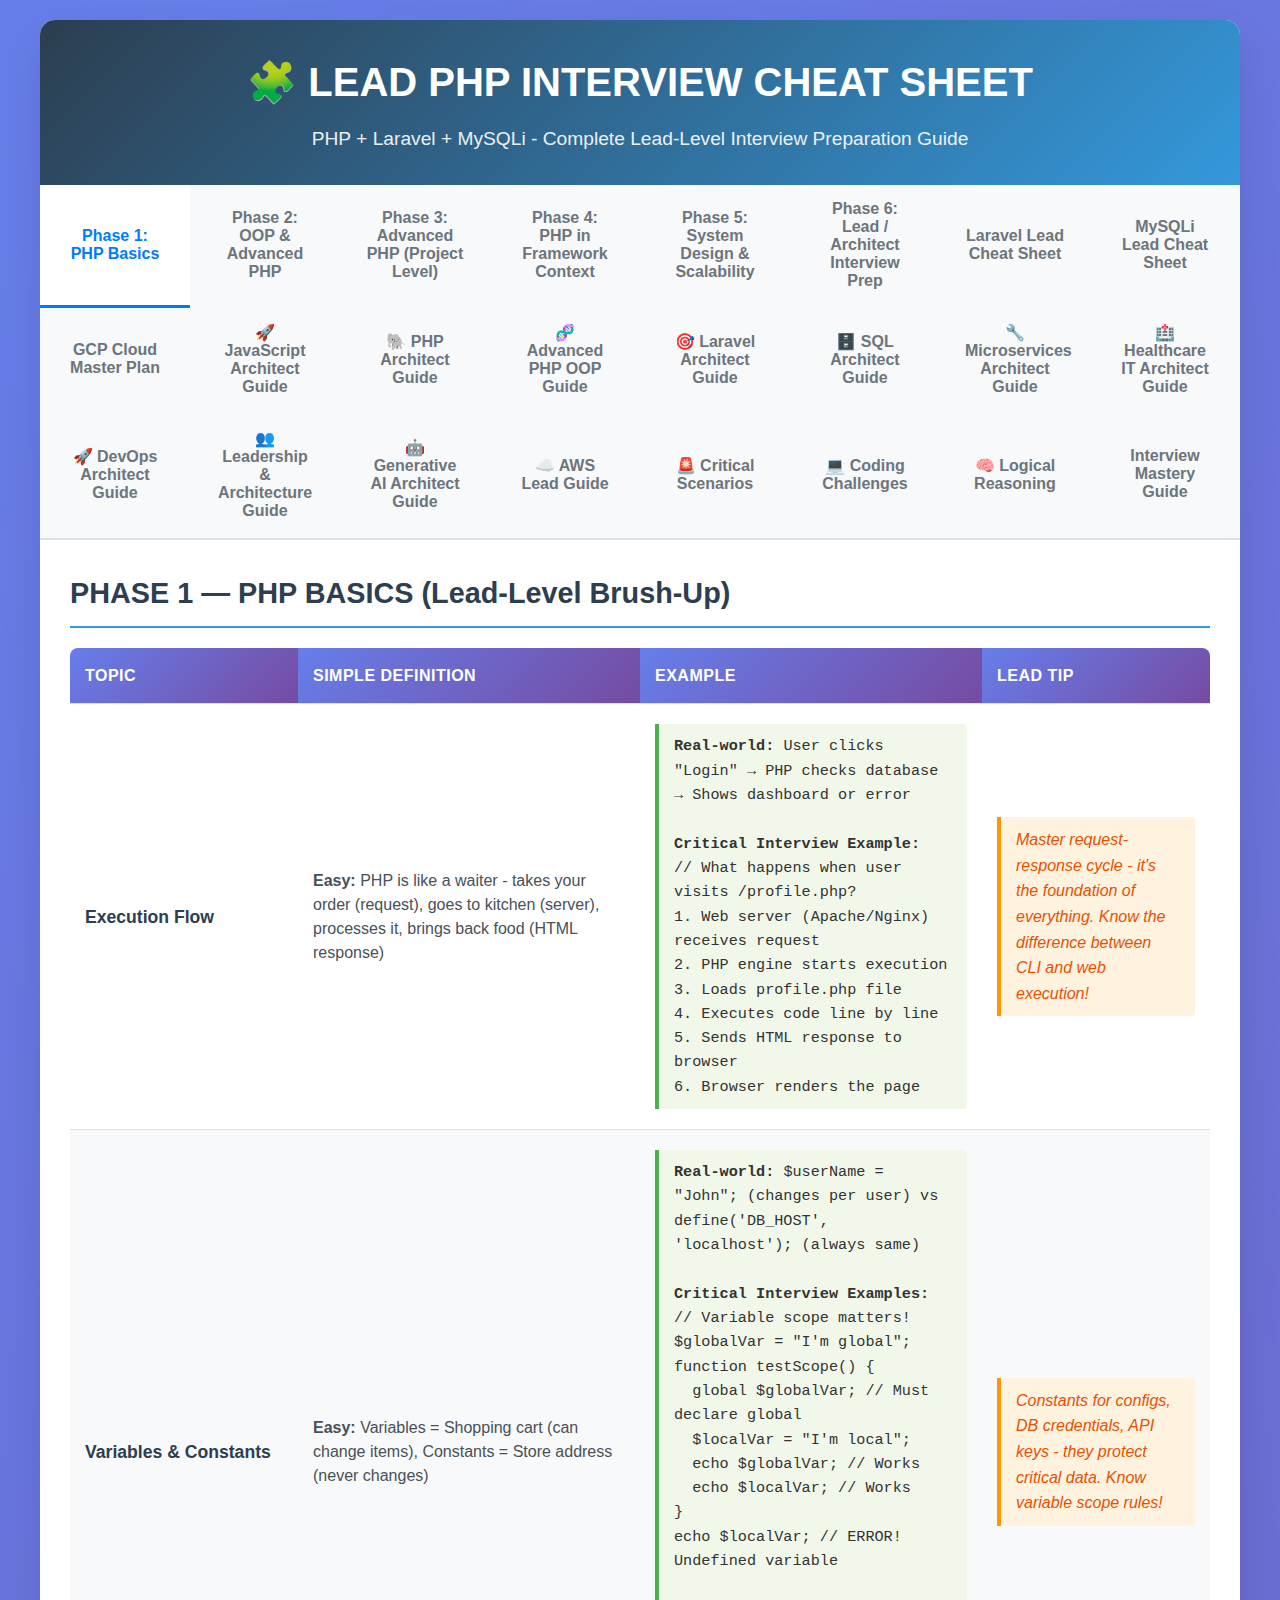
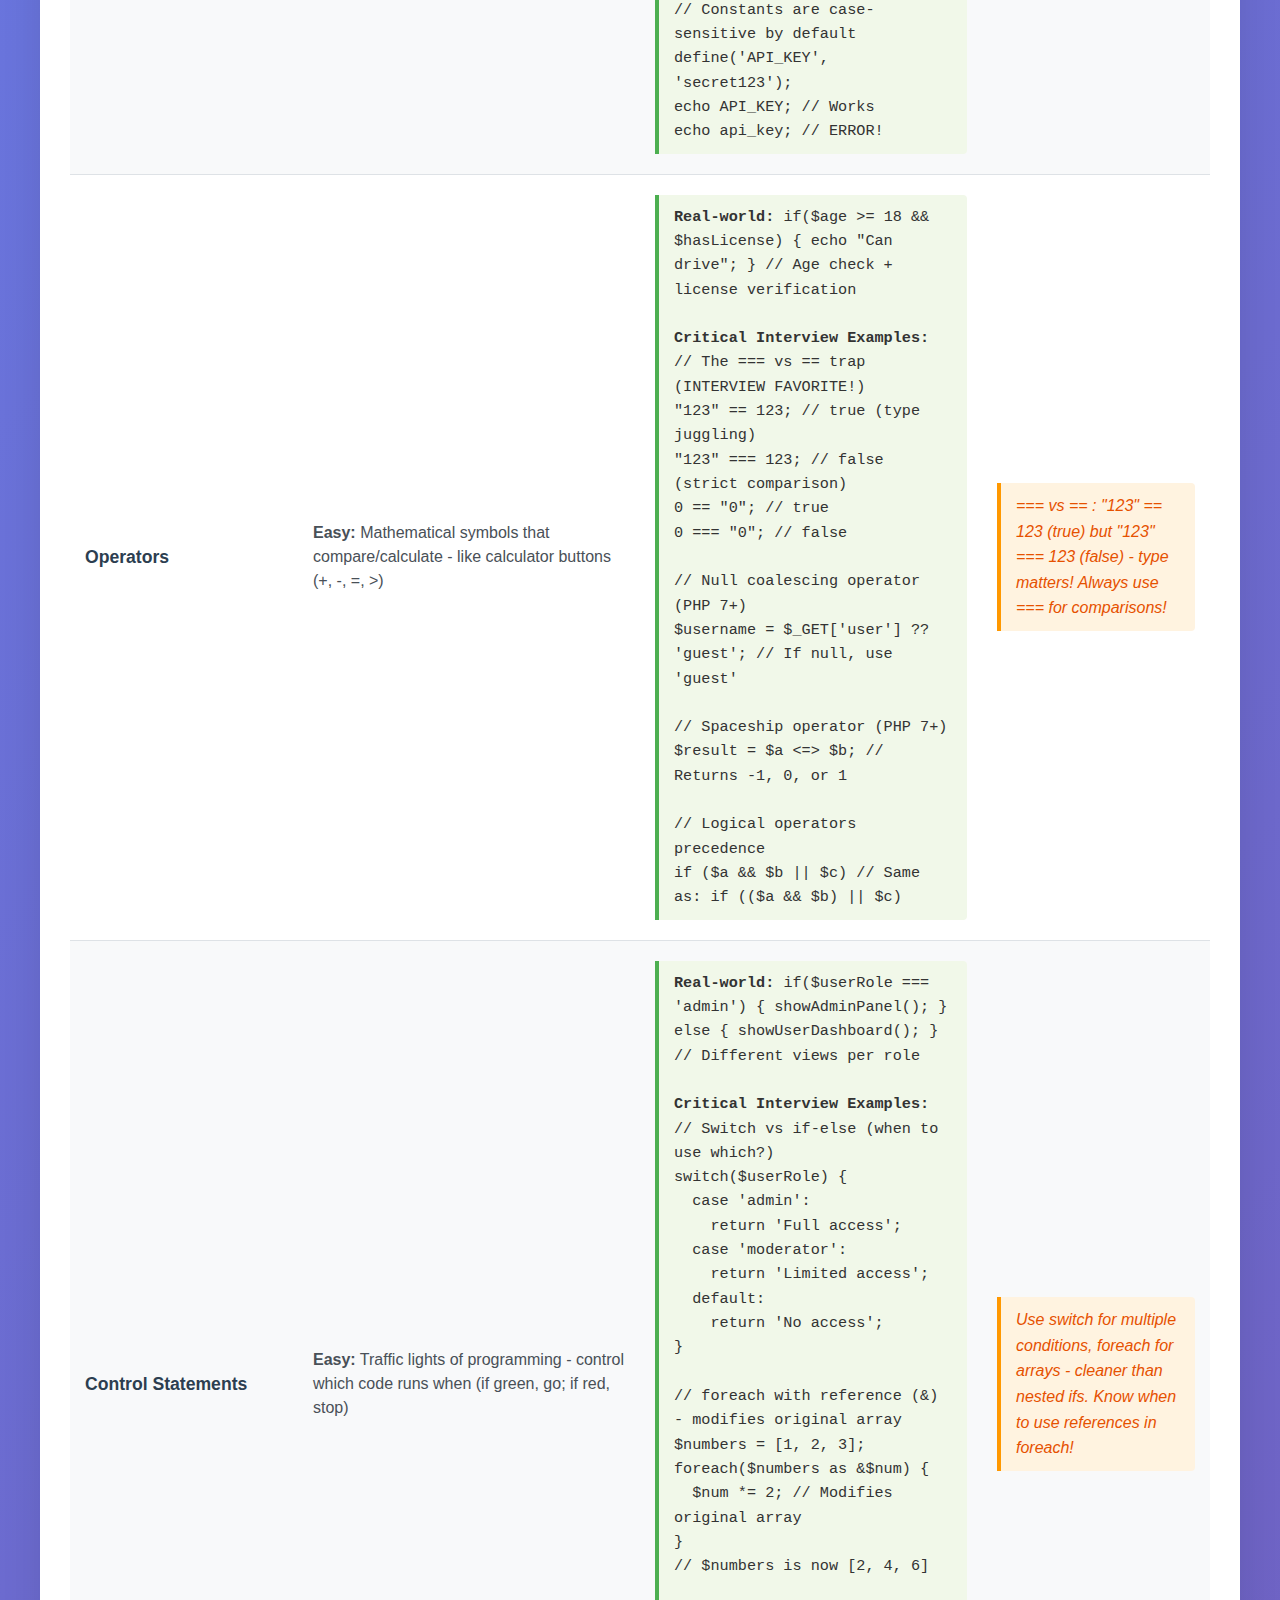
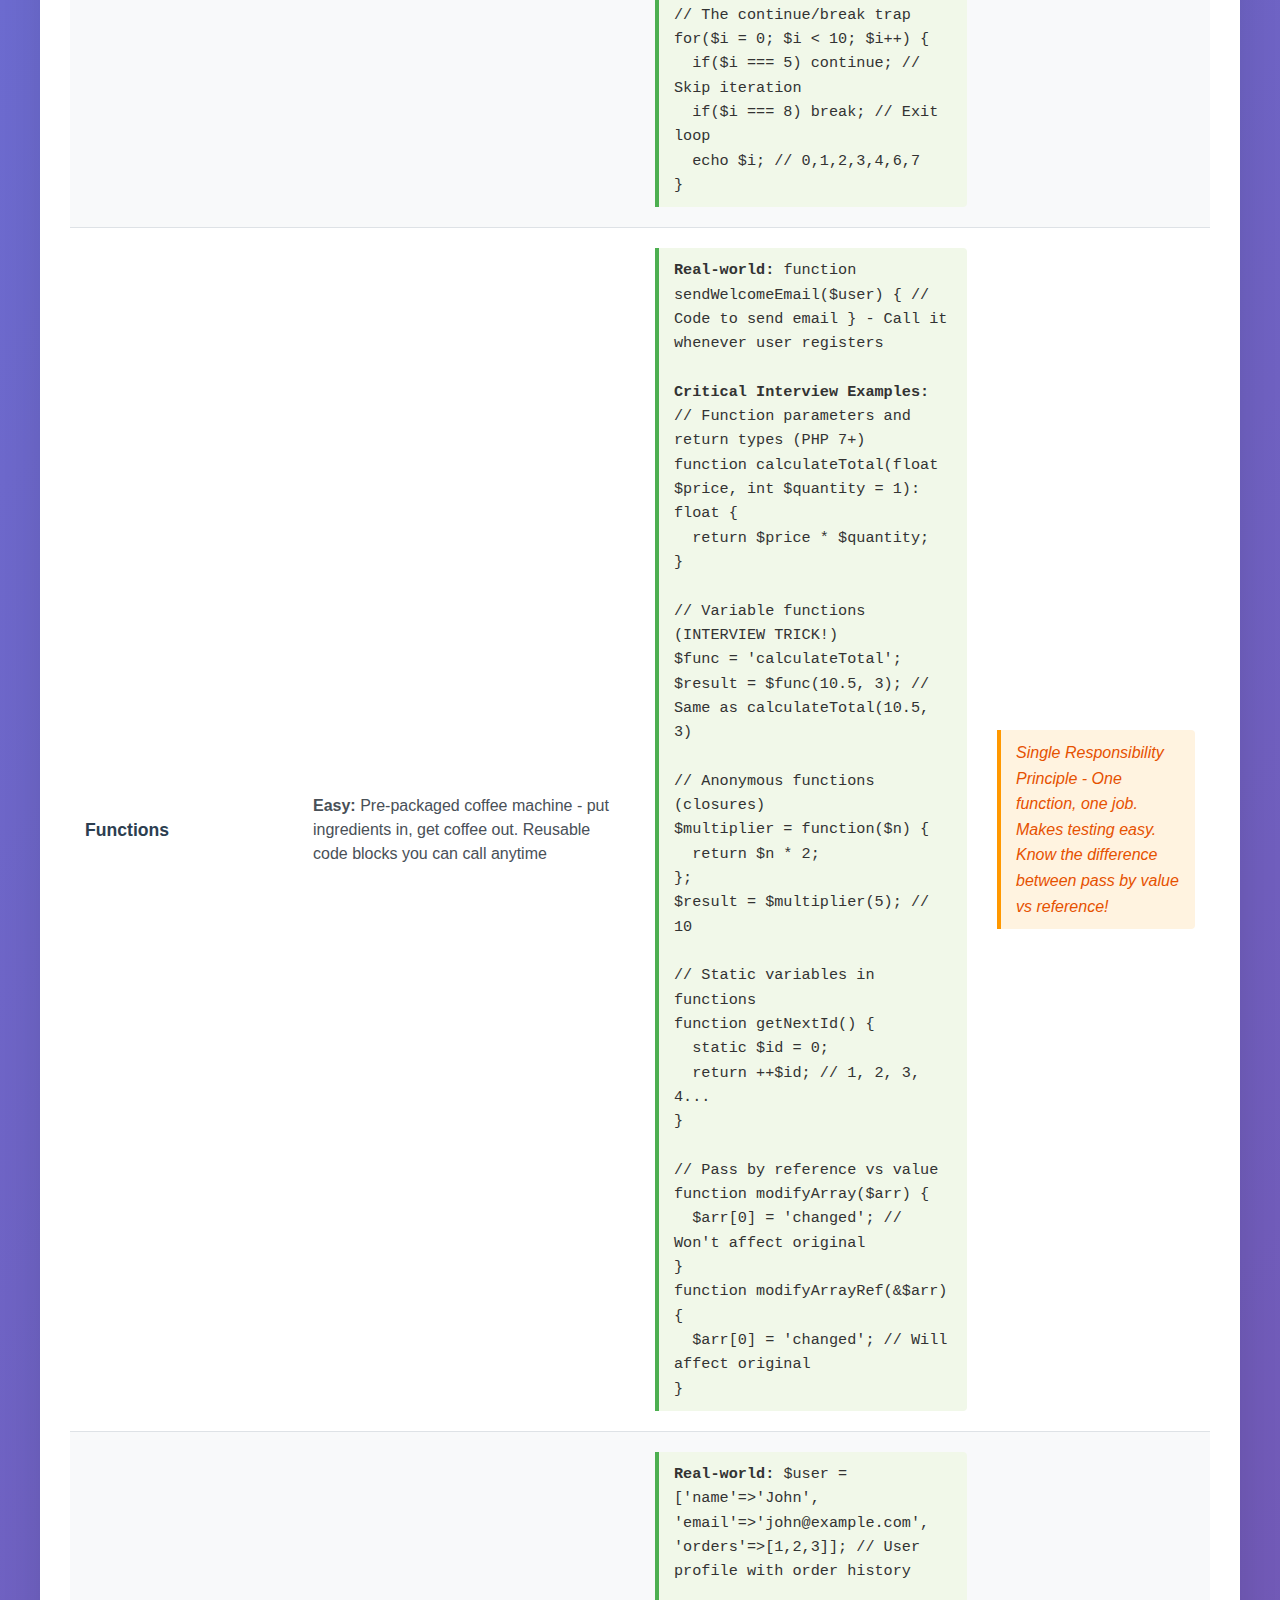
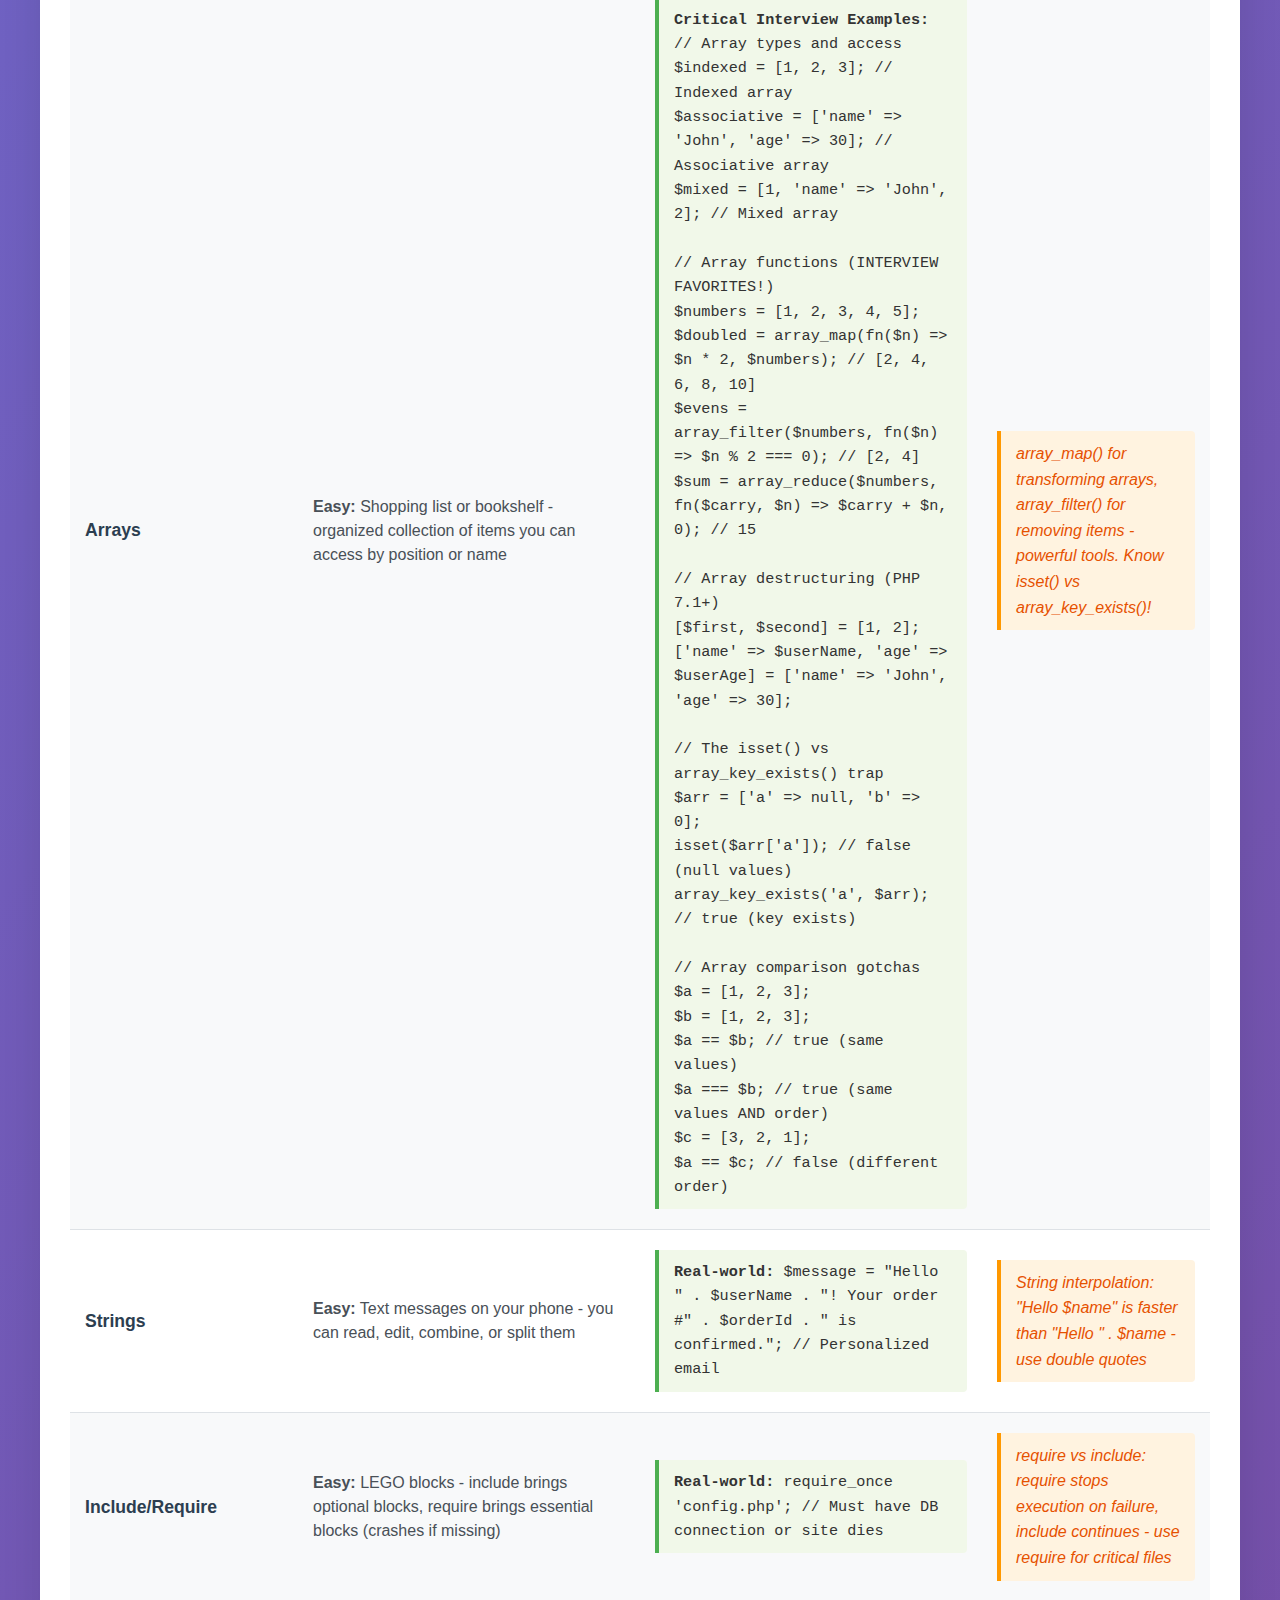
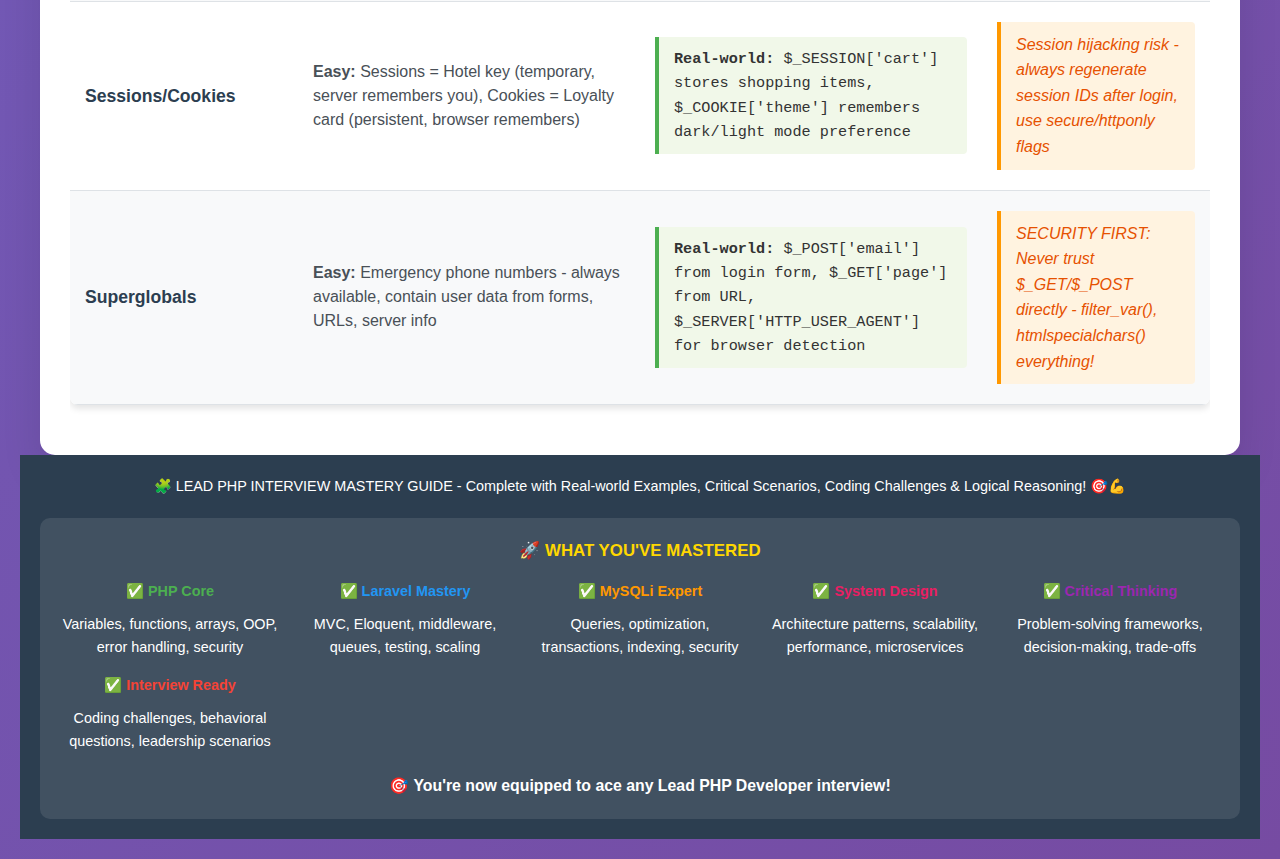
<file: index.html>
<!DOCTYPE html>
<html lang="en">
<head>
    <meta charset="UTF-8">
    <meta name="viewport" content="width=device-width, initial-scale=1.0">
    <title>🧩 LEAD PHP INTERVIEW CHEAT SHEET</title>
    <style>
        * {
            margin: 0;
            padding: 0;
            box-sizing: border-box;
        }

        body {
            font-family: 'Segoe UI', Tahoma, Geneva, Verdana, sans-serif;
            line-height: 1.6;
            color: #333;
            background: linear-gradient(135deg, #667eea 0%, #764ba2 100%);
            min-height: 100vh;
            padding: 20px;
        }

        .container {
            max-width: 1200px;
            margin: 0 auto;
            background: white;
            border-radius: 15px;
            box-shadow: 0 20px 40px rgba(0,0,0,0.1);
            overflow: hidden;
        }

        .header {
            background: linear-gradient(135deg, #2c3e50 0%, #3498db 100%);
            color: white;
            padding: 30px;
            text-align: center;
        }

        .header h1 {
            font-size: 2.5em;
            margin-bottom: 10px;
            font-weight: 700;
        }

        .header p {
            font-size: 1.2em;
            opacity: 0.9;
        }

        .tabs {
            background: #f8f9fa;
            border-bottom: 2px solid #dee2e6;
        }

        .tab-buttons {
            display: flex;
            flex-wrap: wrap;
        }

        .tab-button {
            background: none;
            border: none;
            padding: 15px 25px;
            cursor: pointer;
            font-size: 1em;
            font-weight: 600;
            color: #6c757d;
            border-bottom: 3px solid transparent;
            transition: all 0.3s ease;
            flex: 1;
            min-width: 150px;
        }

        .tab-button:hover {
            color: #495057;
            background: rgba(0,123,255,0.1);
        }

        .tab-button.active {
            color: #007bff;
            border-bottom-color: #007bff;
            background: white;
        }

        .tab-content {
            display: none;
            padding: 30px;
        }

        .tab-content.active {
            display: block;
        }

        .phase-title {
            font-size: 1.8em;
            color: #2c3e50;
            margin-bottom: 20px;
            padding-bottom: 10px;
            border-bottom: 2px solid #3498db;
        }

        .table-container {
            overflow-x: auto;
            margin-top: 20px;
        }

        table {
            width: 100%;
            border-collapse: collapse;
            margin-bottom: 20px;
            background: white;
            border-radius: 8px;
            overflow: hidden;
            box-shadow: 0 4px 6px rgba(0,0,0,0.1);
        }

        th, td {
            padding: 15px;
            text-align: left;
            border-bottom: 1px solid #dee2e6;
        }

        th {
            background: linear-gradient(135deg, #667eea 0%, #764ba2 100%);
            color: white;
            font-weight: 600;
            font-size: 1em;
            text-transform: uppercase;
            letter-spacing: 0.5px;
        }

        tr:nth-child(even) {
            background: #f8f9fa;
        }

        tr:hover {
            background: #e3f2fd;
            transition: background 0.2s ease;
        }

        .topic {
            font-weight: 600;
            color: #2c3e50;
            font-size: 1.1em;
        }

        .definition {
            color: #495057;
            line-height: 1.5;
        }

        .example {
            background: #f1f8e9;
            border-left: 4px solid #4caf50;
            padding: 10px 15px;
            margin: 5px 0;
            font-family: 'Courier New', monospace;
            font-size: 0.95em;
            border-radius: 0 4px 4px 0;
        }

        .lead-tip {
            background: #fff3e0;
            border-left: 4px solid #ff9800;
            padding: 10px 15px;
            margin: 5px 0;
            font-style: italic;
            color: #e65100;
            border-radius: 0 4px 4px 0;
        }

        .code-inline {
            background: #f5f5f5;
            padding: 2px 6px;
            border-radius: 3px;
            font-family: 'Courier New', monospace;
            font-size: 0.9em;
        }

        .footer {
            background: #2c3e50;
            color: white;
            text-align: center;
            padding: 20px;
            font-size: 0.9em;
        }

        @media (max-width: 768px) {
            .header h1 {
                font-size: 2em;
            }

            .tab-button {
                padding: 12px 15px;
                font-size: 0.9em;
            }

            th, td {
                padding: 10px;
                font-size: 0.9em;
            }

            .tab-content {
                padding: 20px;
            }
        }

        .coming-soon {
            text-align: center;
            padding: 50px 20px;
            color: #6c757d;
            font-style: italic;
        }

        .coming-soon h3 {
            font-size: 1.5em;
            margin-bottom: 10px;
        }

    </style>
</head>
<body>
    <div class="container">
        <div class="header">
            <h1>🧩 LEAD PHP INTERVIEW CHEAT SHEET</h1>
            <p>PHP + Laravel + MySQLi - Complete Lead-Level Interview Preparation Guide</p>
        </div>

        <div class="tabs">
            <div class="tab-buttons">
                <button class="tab-button active" onclick="openTab('phase1')">Phase 1: PHP Basics</button>
                <button class="tab-button" onclick="openTab('phase2')">Phase 2: OOP & Advanced PHP</button>
                <button class="tab-button" onclick="openTab('phase3')">Phase 3: Advanced PHP (Project Level)</button>
                <button class="tab-button" onclick="openTab('phase4')">Phase 4: PHP in Framework Context</button>
                <button class="tab-button" onclick="openTab('phase5')">Phase 5: System Design & Scalability</button>
                <button class="tab-button" onclick="openTab('phase6')">Phase 6: Lead / Architect Interview Prep</button>
                <button class="tab-button" onclick="openTab('laravel')">Laravel Lead Cheat Sheet</button>
                <button class="tab-button" onclick="openTab('mysqli')">MySQLi Lead Cheat Sheet</button>
                <button class="tab-button" onclick="window.open('gcp-master-plan.html', '_blank')">GCP Cloud Master Plan</button>
                <button class="tab-button" onclick="window.open('javascript-architect.html', '_blank')">🚀 JavaScript Architect Guide</button>
                <button class="tab-button" onclick="window.open('php-architect.html', '_blank')">🐘 PHP Architect Guide</button>
                <button class="tab-button" onclick="window.open('advanced_php_oop.html', '_blank')">🧬 Advanced PHP OOP Guide</button>
                <button class="tab-button" onclick="window.open('laravel-architect.html', '_blank')">🎯 Laravel Architect Guide</button>
                <button class="tab-button" onclick="window.open('sql-architect.html', '_blank')">🗄️ SQL Architect Guide</button>
                <button class="tab-button" onclick="window.open('microservices-architect.html', '_blank')">🔧 Microservices Architect Guide</button>
                <button class="tab-button" onclick="window.open('healthcare-it-architect.html', '_blank')">🏥 Healthcare IT Architect Guide</button>
                <button class="tab-button" onclick="window.open('devops-architect.html', '_blank')">🚀 DevOps Architect Guide</button>
                <button class="tab-button" onclick="window.open('leadership-architect.html', '_blank')">👥 Leadership & Architecture Guide</button>
                <button class="tab-button" onclick="window.open('generative-ai-architect.html', '_blank')">🤖 Generative AI Architect Guide</button>
                <button class="tab-button" onclick="window.open('AWS_lead.html', '_blank')">☁️ AWS Lead Guide</button>
                <button class="tab-button" onclick="openTab('critical-scenarios')">🚨 Critical Scenarios</button>
                <button class="tab-button" onclick="openTab('coding-challenges')">💻 Coding Challenges</button>
                <button class="tab-button" onclick="openTab('logical-reasoning')">🧠 Logical Reasoning</button>
                <button class="tab-button" onclick="openTab('interview')">Interview Mastery Guide</button>
            </div>
        </div>

        <!-- Phase 1 Content -->
        <div id="phase1" class="tab-content active">
            <h2 class="phase-title">PHASE 1 — PHP BASICS (Lead-Level Brush-Up)</h2>
            <div class="table-container">
                <table>
                    <thead>
                        <tr>
                            <th style="width: 20%">Topic</th>
                            <th style="width: 30%">Simple Definition</th>
                            <th style="width: 30%">Example</th>
                            <th style="width: 20%">Lead Tip</th>
                        </tr>
                    </thead>
                    <tbody>
                        <tr>
                            <td class="topic">Execution Flow</td>
                            <td class="definition"><strong>Easy:</strong> PHP is like a waiter - takes your order (request), goes to kitchen (server), processes it, brings back food (HTML response)</td>
                            <td><div class="example"><strong>Real-world:</strong> User clicks "Login" → PHP checks database → Shows dashboard or error<br><br><strong>Critical Interview Example:</strong><br>// What happens when user visits /profile.php?<br>1. Web server (Apache/Nginx) receives request<br>2. PHP engine starts execution<br>3. Loads profile.php file<br>4. Executes code line by line<br>5. Sends HTML response to browser<br>6. Browser renders the page</div></td>
                            <td><div class="lead-tip">Master request-response cycle - it's the foundation of everything. Know the difference between CLI and web execution!</div></td>
                        </tr>
                        <tr>
                            <td class="topic">Variables & Constants</td>
                            <td class="definition"><strong>Easy:</strong> Variables = Shopping cart (can change items), Constants = Store address (never changes)</td>
                            <td><div class="example"><strong>Real-world:</strong> $userName = "John"; (changes per user) vs define('DB_HOST', 'localhost'); (always same)<br><br><strong>Critical Interview Examples:</strong><br>// Variable scope matters!<br>$globalVar = "I'm global";<br>function testScope() {<br>&nbsp;&nbsp;global $globalVar; // Must declare global<br>&nbsp;&nbsp;$localVar = "I'm local";<br>&nbsp;&nbsp;echo $globalVar; // Works<br>&nbsp;&nbsp;echo $localVar; // Works<br>}<br>echo $localVar; // ERROR! Undefined variable<br><br>// Constants are case-sensitive by default<br>define('API_KEY', 'secret123');<br>echo API_KEY; // Works<br>echo api_key; // ERROR!</div></td>
                            <td><div class="lead-tip">Constants for configs, DB credentials, API keys - they protect critical data. Know variable scope rules!</div></td>
                        </tr>
                        <tr>
                            <td class="topic">Operators</td>
                            <td class="definition"><strong>Easy:</strong> Mathematical symbols that compare/calculate - like calculator buttons (+, -, =, >)</td>
                            <td><div class="example"><strong>Real-world:</strong> if($age >= 18 && $hasLicense) { echo "Can drive"; } // Age check + license verification<br><br><strong>Critical Interview Examples:</strong><br>// The === vs == trap (INTERVIEW FAVORITE!)<br>"123" == 123;   // true (type juggling)<br>"123" === 123;  // false (strict comparison)<br>0 == "0";       // true<br>0 === "0";      // false<br><br>// Null coalescing operator (PHP 7+)<br>$username = $_GET['user'] ?? 'guest'; // If null, use 'guest'<br><br>// Spaceship operator (PHP 7+)<br>$result = $a <=> $b; // Returns -1, 0, or 1<br><br>// Logical operators precedence<br>if ($a && $b || $c) // Same as: if (($a && $b) || $c)</div></td>
                            <td><div class="lead-tip">=== vs == : "123" == 123 (true) but "123" === 123 (false) - type matters! Always use === for comparisons!</div></td>
                        </tr>
                        <tr>
                            <td class="topic">Control Statements</td>
                            <td class="definition"><strong>Easy:</strong> Traffic lights of programming - control which code runs when (if green, go; if red, stop)</td>
                            <td><div class="example"><strong>Real-world:</strong> if($userRole === 'admin') { showAdminPanel(); } else { showUserDashboard(); } // Different views per role<br><br><strong>Critical Interview Examples:</strong><br>// Switch vs if-else (when to use which?)<br>switch($userRole) {<br>&nbsp;&nbsp;case 'admin':<br>&nbsp;&nbsp;&nbsp;&nbsp;return 'Full access';<br>&nbsp;&nbsp;case 'moderator':<br>&nbsp;&nbsp;&nbsp;&nbsp;return 'Limited access';<br>&nbsp;&nbsp;default:<br>&nbsp;&nbsp;&nbsp;&nbsp;return 'No access';<br>}<br><br>// foreach with reference (&) - modifies original array<br>$numbers = [1, 2, 3];<br>foreach($numbers as &$num) {<br>&nbsp;&nbsp;$num *= 2; // Modifies original array<br>}<br>// $numbers is now [2, 4, 6]<br><br>// The continue/break trap<br>for($i = 0; $i < 10; $i++) {<br>&nbsp;&nbsp;if($i === 5) continue; // Skip iteration<br>&nbsp;&nbsp;if($i === 8) break;    // Exit loop<br>&nbsp;&nbsp;echo $i; // 0,1,2,3,4,6,7<br>}</div></td>
                            <td><div class="lead-tip">Use switch for multiple conditions, foreach for arrays - cleaner than nested ifs. Know when to use references in foreach!</div></td>
                        </tr>
                        <tr>
                            <td class="topic">Functions</td>
                            <td class="definition"><strong>Easy:</strong> Pre-packaged coffee machine - put ingredients in, get coffee out. Reusable code blocks you can call anytime</td>
                            <td><div class="example"><strong>Real-world:</strong> function sendWelcomeEmail($user) { // Code to send email } - Call it whenever user registers<br><br><strong>Critical Interview Examples:</strong><br>// Function parameters and return types (PHP 7+)<br>function calculateTotal(float $price, int $quantity = 1): float {<br>&nbsp;&nbsp;return $price * $quantity;<br>}<br><br>// Variable functions (INTERVIEW TRICK!)<br>$func = 'calculateTotal';<br>$result = $func(10.5, 3); // Same as calculateTotal(10.5, 3)<br><br>// Anonymous functions (closures)<br>$multiplier = function($n) {<br>&nbsp;&nbsp;return $n * 2;<br>};<br>$result = $multiplier(5); // 10<br><br>// Static variables in functions<br>function getNextId() {<br>&nbsp;&nbsp;static $id = 0;<br>&nbsp;&nbsp;return ++$id; // 1, 2, 3, 4...<br>}<br><br>// Pass by reference vs value<br>function modifyArray($arr) {<br>&nbsp;&nbsp;$arr[0] = 'changed'; // Won't affect original<br>}<br>function modifyArrayRef(&$arr) {<br>&nbsp;&nbsp;$arr[0] = 'changed'; // Will affect original<br>}</div></td>
                            <td><div class="lead-tip">Single Responsibility Principle - One function, one job. Makes testing easy. Know the difference between pass by value vs reference!</div></td>
                        </tr>
                        <tr>
                            <td class="topic">Arrays</td>
                            <td class="definition"><strong>Easy:</strong> Shopping list or bookshelf - organized collection of items you can access by position or name</td>
                            <td><div class="example"><strong>Real-world:</strong> $user = ['name'=>'John', 'email'=>'john@example.com', 'orders'=>[1,2,3]]; // User profile with order history<br><br><strong>Critical Interview Examples:</strong><br>// Array types and access<br>$indexed = [1, 2, 3]; // Indexed array<br>$associative = ['name' => 'John', 'age' => 30]; // Associative array<br>$mixed = [1, 'name' => 'John', 2]; // Mixed array<br><br>// Array functions (INTERVIEW FAVORITES!)<br>$numbers = [1, 2, 3, 4, 5];<br>$doubled = array_map(fn($n) => $n * 2, $numbers); // [2, 4, 6, 8, 10]<br>$evens = array_filter($numbers, fn($n) => $n % 2 === 0); // [2, 4]<br>$sum = array_reduce($numbers, fn($carry, $n) => $carry + $n, 0); // 15<br><br>// Array destructuring (PHP 7.1+)<br>[$first, $second] = [1, 2];<br>['name' => $userName, 'age' => $userAge] = ['name' => 'John', 'age' => 30];<br><br>// The isset() vs array_key_exists() trap<br>$arr = ['a' => null, 'b' => 0];<br>isset($arr['a']); // false (null values)<br>array_key_exists('a', $arr); // true (key exists)<br><br>// Array comparison gotchas<br>$a = [1, 2, 3];<br>$b = [1, 2, 3];<br>$a == $b;  // true (same values)<br>$a === $b; // true (same values AND order)<br>$c = [3, 2, 1];<br>$a == $c;  // false (different order)</div></td>
                            <td><div class="lead-tip">array_map() for transforming arrays, array_filter() for removing items - powerful tools. Know isset() vs array_key_exists()!</div></td>
                        </tr>
                        <tr>
                            <td class="topic">Strings</td>
                            <td class="definition"><strong>Easy:</strong> Text messages on your phone - you can read, edit, combine, or split them</td>
                            <td><div class="example"><strong>Real-world:</strong> $message = "Hello " . $userName . "! Your order #" . $orderId . " is confirmed."; // Personalized email</div></td>
                            <td><div class="lead-tip">String interpolation: "Hello $name" is faster than "Hello " . $name - use double quotes</div></td>
                        </tr>
                        <tr>
                            <td class="topic">Include/Require</td>
                            <td class="definition"><strong>Easy:</strong> LEGO blocks - include brings optional blocks, require brings essential blocks (crashes if missing)</td>
                            <td><div class="example"><strong>Real-world:</strong> require_once 'config.php'; // Must have DB connection or site dies</div></td>
                            <td><div class="lead-tip">require vs include: require stops execution on failure, include continues - use require for critical files</div></td>
                        </tr>
                        <tr>
                            <td class="topic">Sessions/Cookies</td>
                            <td class="definition"><strong>Easy:</strong> Sessions = Hotel key (temporary, server remembers you), Cookies = Loyalty card (persistent, browser remembers)</td>
                            <td><div class="example"><strong>Real-world:</strong> $_SESSION['cart'] stores shopping items, $_COOKIE['theme'] remembers dark/light mode preference</div></td>
                            <td><div class="lead-tip">Session hijacking risk - always regenerate session IDs after login, use secure/httponly flags</div></td>
                        </tr>
                        <tr>
                            <td class="topic">Superglobals</td>
                            <td class="definition"><strong>Easy:</strong> Emergency phone numbers - always available, contain user data from forms, URLs, server info</td>
                            <td><div class="example"><strong>Real-world:</strong> $_POST['email'] from login form, $_GET['page'] from URL, $_SERVER['HTTP_USER_AGENT'] for browser detection</div></td>
                            <td><div class="lead-tip">SECURITY FIRST: Never trust $_GET/$_POST directly - filter_var(), htmlspecialchars() everything!</div></td>
                        </tr>
                    </tbody>
                </table>
            </div>
        </div>

        <!-- Phase 2 Content -->
        <div id="phase2" class="tab-content">
            <h2 class="phase-title">PHASE 2 — OBJECT-ORIENTED PHP</h2>
            <div class="table-container">
                <table>
                    <thead>
                        <tr>
                            <th style="width: 20%">Topic</th>
                            <th style="width: 30%">Simple Definition</th>
                            <th style="width: 30%">Example</th>
                            <th style="width: 20%">Lead Tip</th>
                        </tr>
                    </thead>
                    <tbody>
                        <tr>
                            <td class="topic">Class & Object</td>
                            <td class="definition"><strong>Easy:</strong> Class = Cookie cutter (design), Object = Actual cookie (real thing). Blueprint vs the thing you use</td>
                            <td><div class="example"><strong>Real-world:</strong> class Car { } → $myCar = new Car(); // Car design vs John's actual car<br><br><strong>Critical Interview Examples:</strong><br>// Class vs Object distinction<br>class User {<br>&nbsp;&nbsp;public $name;<br>&nbsp;&nbsp;public function getName() { return $this->name; }<br>}<br><br>$user1 = new User(); // Object 1<br>$user2 = new User(); // Object 2<br>$user1->name = 'John';<br>$user2->name = 'Jane';<br>// Each object has its own data<br><br>// Static vs Instance (INTERVIEW FAVORITE!)<br>class Counter {<br>&nbsp;&nbsp;public static $count = 0; // Shared across all objects<br>&nbsp;&nbsp;public $id; // Unique per object<br>&nbsp;&nbsp;public function __construct() {<br>&nbsp;&nbsp;&nbsp;&nbsp;self::$count++;<br>&nbsp;&nbsp;&nbsp;&nbsp;$this->id = self::$count;<br>&nbsp;&nbsp;}<br>}</div></td>
                            <td><div class="lead-tip">OOP = Real world modeling - think objects, not procedures. Makes complex apps manageable. Know static vs instance!</div></td>
                        </tr>
                        <tr>
                            <td class="topic">Constructor/Destructor</td>
                            <td class="definition"><strong>Easy:</strong> Constructor = Hotel check-in (setup when created), Destructor = Check-out (cleanup when done)</td>
                            <td><div class="example"><strong>Real-world:</strong> __construct() opens DB connection, __destruct() closes it automatically<br><br><strong>Critical Interview Examples:</strong><br>// Constructor with dependency injection<br>class DatabaseConnection {<br>&nbsp;&nbsp;private $pdo;<br>&nbsp;&nbsp;public function __construct($host, $db, $user, $pass) {<br>&nbsp;&nbsp;&nbsp;&nbsp;try {<br>&nbsp;&nbsp;&nbsp;&nbsp;&nbsp;&nbsp;$this->pdo = new PDO("mysql:host=$host;dbname=$db", $user, $pass);<br>&nbsp;&nbsp;&nbsp;&nbsp;} catch(PDOException $e) {<br>&nbsp;&nbsp;&nbsp;&nbsp;&nbsp;&nbsp;throw new Exception("DB connection failed: " . $e->getMessage());<br>&nbsp;&nbsp;&nbsp;&nbsp;}<br>&nbsp;&nbsp;}<br>&nbsp;&nbsp;public function __destruct() {<br>&nbsp;&nbsp;&nbsp;&nbsp;$this->pdo = null; // Clean up connection<br>&nbsp;&nbsp;}<br>}<br><br>// Constructor chaining (INTERVIEW TRICK!)<br>class ParentClass {<br>&nbsp;&nbsp;public function __construct($param) {<br>&nbsp;&nbsp;&nbsp;&nbsp;echo "Parent: $param";<br>&nbsp;&nbsp;}<br>}<br>class ChildClass extends ParentClass {<br>&nbsp;&nbsp;public function __construct($param) {<br>&nbsp;&nbsp;&nbsp;&nbsp;parent::__construct($param); // Must call parent first!<br>&nbsp;&nbsp;&nbsp;&nbsp;echo "Child: $param";<br>&nbsp;&nbsp;}<br>}</div></td>
                            <td><div class="lead-tip">Constructor for initialization, Destructor for cleanup - prevents memory leaks and resource issues. Always call parent constructor!</div></td>
                        </tr>
                        <tr>
                            <td class="topic">Access Modifiers</td>
                            <td class="definition"><strong>Easy:</strong> Public = Public park (anyone can use), Private = Your bedroom (only you), Protected = Family room (you + children)</td>
                            <td><div class="example"><strong>Real-world:</strong> private $password (only this class), protected $salary (this + child classes), public function login() (anyone)</div></td>
                            <td><div class="lead-tip">Encapsulation principle - hide internal logic, expose only what's needed. Security + maintainability</div></td>
                        </tr>
                        <tr>
                            <td class="topic">Inheritance</td>
                            <td class="definition"><strong>Easy:</strong> Family tree - child inherits traits from parent but can add their own (Son gets dad's height + his own skills)</td>
                            <td><div class="example"><strong>Real-world:</strong> class Admin extends User { } // Admin inherits login but adds banUser() method</div></td>
                            <td><div class="lead-tip">Composition over inheritance - "Has-a" vs "Is-a". Use when it makes logical sense, not just to reuse code</div></td>
                        </tr>
                        <tr>
                            <td class="topic">Polymorphism</td>
                            <td class="definition"><strong>Easy:</strong> Same word, different meanings - "Drive" means different things for cars, screws, or golf balls</td>
                            <td><div class="example"><strong>Real-world:</strong> interface Payment { pay(); } - CreditCard.pay() vs PayPal.pay() vs Crypto.pay() (same method, different implementations)</div></td>
                            <td><div class="lead-tip">Code to interface, not implementation - makes your code flexible for future changes</div></td>
                        </tr>
                        <tr>
                            <td class="topic">Interfaces / Abstract</td>
                            <td class="definition"><strong>Easy:</strong> Interface = Job contract (must implement these methods), Abstract = Partial blueprint (some methods done, some not)</td>
                            <td><div class="example"><strong>Real-world:</strong> interface Logger { log(); } - FileLogger, DBLogger, EmailLogger all must have log() method</div></td>
                            <td><div class="lead-tip">Interfaces for contracts, abstracts for partial implementations. Forces consistency across team</div></td>
                        </tr>
                        <tr>
                            <td class="topic">Traits</td>
                            <td class="definition"><strong>Easy:</strong> LEGO power-ups - add extra abilities to any class without inheritance (flying cape you can attach to any character)</td>
                            <td><div class="example"><strong>Real-world:</strong> trait Loggable { } - Both User and Product classes can use Loggable to add logging without inheriting from same parent</div></td>
                            <td><div class="lead-tip">Traits vs Inheritance: Use traits for horizontal code reuse, inheritance for vertical "is-a" relationships</div></td>
                        </tr>
                        <tr>
                            <td class="topic">Static Keyword</td>
                            <td class="definition"><strong>Easy:</strong> Class-owned property - like company car (belongs to company, not individual employees)</td>
                            <td><div class="example"><strong>Real-world:</strong> User::$totalUsers (shared across all users), vs $user->name (specific to each user)</div></td>
                            <td><div class="lead-tip">Memory efficient but hard to test - use for utilities, avoid for data that changes per object</div></td>
                        </tr>
                        <tr>
                            <td class="topic">Final Keyword</td>
                            <td class="definition"><strong>Easy:</strong> Locked box - once you declare something final, no one can change or override it (security seal)</td>
                            <td><div class="example"><strong>Real-world:</strong> final class DatabaseConnection {} - prevents accidental changes to critical database logic</div></td>
                            <td><div class="lead-tip">Use final for core business logic classes - prevents junior devs from accidentally breaking critical functionality</div></td>
                        </tr>
                        <tr>
                            <td class="topic">Magic Methods</td>
                            <td class="definition"><strong>Easy:</strong> Auto-pilot features in your car - automatically triggered when you do certain actions (__get when accessing property)</td>
                            <td><div class="example"><strong>Real-world:</strong> __call() catches undefined method calls, __toString() converts object to string when echoed</div></td>
                            <td><div class="lead-tip">Powerful but dangerous - use sparingly, document well. Great for ORMs and flexible APIs</div></td>
                        </tr>
                        <tr>
                            <td class="topic">Namespaces</td>
                            <td class="definition"><strong>Easy:</strong> Apartment building addresses - App\Controllers\User vs App\Models\User (different floors, same name)</td>
                            <td><div class="example"><strong>Real-world:</strong> namespace App\Services; class PaymentService {} - avoids conflicts with other PaymentService classes</div></td>
                            <td><div class="lead-tip">PSR-4 standard: directory structure matches namespace. Essential for large applications</div></td>
                        </tr>
                        <tr>
                            <td class="topic">Dependency Injection</td>
                            <td class="definition"><strong>Easy:</strong> Restaurant kitchen - each chef gets tools they need (knives, pans) passed to them, not searching for them</td>
                            <td><div class="example"><strong>Real-world:</strong> class OrderService { __construct(PaymentGateway $gateway) } - dependencies provided, not created inside</div></td>
                            <td><div class="lead-tip">Inversion of Control - makes testing easy, code flexible. Constructor > Setter > Method injection</div></td>
                        </tr>
                        <tr>
                            <td class="topic">Design Patterns</td>
                            <td class="definition"><strong>Easy:</strong> Cooking recipes - proven solutions to common problems (Singleton = one chef per kitchen, Factory = pizza maker)</td>
                            <td><div class="example"><strong>Real-world:</strong> Strategy Pattern: Different payment methods (CreditCard, PayPal) implement same interface</div></td>
                            <td><div class="lead-tip">Don't force patterns - use them when they solve real problems. Know when NOT to use a pattern</div></td>
                        </tr>
                    </tbody>
                </table>
            </div>
        </div>

        <!-- Phase 3 Content -->
        <div id="phase3" class="tab-content">
            <h2 class="phase-title">PHASE 3 — ADVANCED PHP (Project Level)</h2>
            <div class="table-container">
                <table>
                    <thead>
                        <tr>
                            <th style="width: 20%">Topic</th>
                            <th style="width: 30%">Definition</th>
                            <th style="width: 30%">Example</th>
                            <th style="width: 20%">Lead Tip</th>
                        </tr>
                    </thead>
                    <tbody>
                        <tr>
                            <td class="topic">Error Handling</td>
                            <td class="definition"><strong>Easy:</strong> Car's airbag and warning lights - catches problems before they cause crashes, alerts you when something's wrong</td>
                            <td><div class="example"><strong>Real-world:</strong> try { $user->save(); } catch (Exception $e) { Log::error($e); return "Try again later"; } - graceful failure instead of white screen<br><br><strong>Critical Interview Examples:</strong><br>// Custom exception hierarchy<br>class ValidationException extends Exception { }<br>class DatabaseException extends Exception { }<br><br>function validateUser($data) {<br>&nbsp;&nbsp;if(empty($data['email'])) {<br>&nbsp;&nbsp;&nbsp;&nbsp;throw new ValidationException("Email is required");<br>&nbsp;&nbsp;}<br>&nbsp;&nbsp;if(!filter_var($data['email'], FILTER_VALIDATE_EMAIL)) {<br>&nbsp;&nbsp;&nbsp;&nbsp;throw new ValidationException("Invalid email format");<br>&nbsp;&nbsp;}<br>}<br><br>// Multiple catch blocks (INTERVIEW FAVORITE!)<br>try {<br>&nbsp;&nbsp;validateUser($userData);<br>&nbsp;&nbsp;$user = User::create($userData);<br>} catch(ValidationException $e) {<br>&nbsp;&nbsp;return response()->json(['error' => $e->getMessage()], 400);<br>} catch(DatabaseException $e) {<br>&nbsp;&nbsp;Log::error("DB Error: " . $e->getMessage());<br>&nbsp;&nbsp;return response()->json(['error' => 'Database error'], 500);<br>} catch(Exception $e) {<br>&nbsp;&nbsp;Log::error("Unexpected error: " . $e->getMessage());<br>&nbsp;&nbsp;return response()->json(['error' => 'Something went wrong'], 500);<br>}<br><br>// Finally block always executes<br>try {<br>&nbsp;&nbsp;$file = fopen('data.txt', 'r');<br>&nbsp;&nbsp;// process file<br>} catch(Exception $e) {<br>&nbsp;&nbsp;echo "Error: " . $e->getMessage();<br>} finally {<br>&nbsp;&nbsp;if(isset($file)) fclose($file); // Always close file<br>}</div></td>
                            <td><div class="lead-tip">Never show raw errors to users. Log everything, return user-friendly messages. Use custom exceptions for business logic. Always use finally for cleanup!</div></td>
                        </tr>
                        <tr>
                            <td class="topic">File Handling</td>
                            <td class="definition"><strong>Easy:</strong> Office filing cabinet - organize, store, retrieve, and manage documents safely</td>
                            <td><div class="example"><strong>Real-world:</strong> User uploads profile picture: validate size/type → move to secure folder → save path to database → generate thumbnails<br><br><strong>Critical Interview Examples:</strong><br>// Secure file upload (INTERVIEW CRITICAL!)<br>function handleFileUpload($file) {<br>&nbsp;&nbsp;// 1. Validate file size<br>&nbsp;&nbsp;if($file['size'] > 5 * 1024 * 1024) { // 5MB<br>&nbsp;&nbsp;&nbsp;&nbsp;throw new Exception("File too large");<br>&nbsp;&nbsp;}<br>&nbsp;&nbsp;<br>&nbsp;&nbsp;// 2. Validate file type (check MIME type, not extension!)<br>&nbsp;&nbsp;$allowedTypes = ['image/jpeg', 'image/png', 'image/gif'];<br>&nbsp;&nbsp;$finfo = finfo_open(FILEINFO_MIME_TYPE);<br>&nbsp;&nbsp;$mimeType = finfo_file($finfo, $file['tmp_name']);<br>&nbsp;&nbsp;if(!in_array($mimeType, $allowedTypes)) {<br>&nbsp;&nbsp;&nbsp;&nbsp;throw new Exception("Invalid file type");<br>&nbsp;&nbsp;}<br>&nbsp;&nbsp;<br>&nbsp;&nbsp;// 3. Generate secure filename<br>&nbsp;&nbsp;$extension = pathinfo($file['name'], PATHINFO_EXTENSION);<br>&nbsp;&nbsp;$filename = uniqid() . '_' . bin2hex(random_bytes(16)) . '.' . $extension;<br>&nbsp;&nbsp;<br>&nbsp;&nbsp;// 4. Move to secure directory (outside web root)<br>&nbsp;&nbsp;$uploadPath = '/var/uploads/' . $filename;<br>&nbsp;&nbsp;if(!move_uploaded_file($file['tmp_name'], $uploadPath)) {<br>&nbsp;&nbsp;&nbsp;&nbsp;throw new Exception("Upload failed");<br>&nbsp;&nbsp;}<br>&nbsp;&nbsp;<br>&nbsp;&nbsp;return $filename;<br>}<br><br>// File reading with proper error handling<br>function readFileSafely($filepath) {<br>&nbsp;&nbsp;if(!file_exists($filepath)) {<br>&nbsp;&nbsp;&nbsp;&nbsp;throw new Exception("File not found");<br>&nbsp;&nbsp;}<br>&nbsp;&nbsp;if(!is_readable($filepath)) {<br>&nbsp;&nbsp;&nbsp;&nbsp;throw new Exception("File not readable");<br>&nbsp;&nbsp;}<br>&nbsp;&nbsp;<br>&nbsp;&nbsp;$content = file_get_contents($filepath);<br>&nbsp;&nbsp;if($content === false) {<br>&nbsp;&nbsp;&nbsp;&nbsp;throw new Exception("Failed to read file");<br>&nbsp;&nbsp;}<br>&nbsp;&nbsp;<br>&nbsp;&nbsp;return $content;<br>}</div></td>
                            <td><div class="lead-tip">Always validate file uploads: type, size, malware scan. Store outside web root, use random filenames to prevent enumeration. Check MIME type, not extension!</div></td>
                        </tr>
                        <tr>
                            <td class="topic">JSON & XML</td>
                            <td class="definition"><strong>Easy:</strong> Universal translator - converts data into formats any system can understand (JSON = lightweight, XML = structured)</td>
                            <td><div class="example"><strong>Real-world:</strong> API returns user data as JSON: {"name":"John","email":"john@example.com"} - mobile apps, browsers, servers all understand it</div></td>
                            <td><div class="lead-tip">JSON for APIs (faster, smaller), XML for complex documents/configs. Always validate input, handle encoding properly</div></td>
                        </tr>
                        <tr>
                            <td class="topic">REST API</td>
                            <td class="definition"><strong>Easy:</strong> Restaurant menu system - GET (read menu), POST (place order), PUT (modify order), DELETE (cancel order)</td>
                            <td><div class="example"><strong>Real-world:</strong> Twitter API: GET /users/show (get user info), POST /statuses/update (post tweet), DELETE /statuses/destroy (delete tweet)</div></td>
                            <td><div class="lead-tip">Use proper HTTP status codes (200 OK, 201 Created, 404 Not Found). Design resource-based URLs, not action-based</div></td>
                        </tr>
                        <tr>
                            <td class="topic">Auth Tokens (JWT)</td>
                            <td class="definition"><strong>Easy:</strong> VIP backstage pass - digitally signed ticket proving "you are who you say you are" without checking database every time</td>
                            <td><div class="example"><strong>Real-world:</strong> Login once, get JWT token. Every API call includes "Authorization: Bearer eyJ..." - server verifies without DB lookup</div></td>
                            <td><div class="lead-tip">Set short expiration (15-60 min), use refresh tokens for long sessions. Never store sensitive data in JWT payload</div></td>
                        </tr>
                        <tr>
                            <td class="topic">cURL / API Integration</td>
                            <td class="definition"><strong>Easy:</strong> Phone operator connecting calls - your app calls external services, handles responses, manages failures</td>
                            <td><div class="example"><strong>Real-world:</strong> Payment processing: your app calls Stripe API → handles success/failure → updates order status → sends confirmation email</div></td>
                            <td><div class="lead-tip">Always set timeouts, handle network failures gracefully, implement retry logic with exponential backoff, log all API calls</div></td>
                        </tr>
                        <tr>
                            <td class="topic">Composer</td>
                            <td class="definition"><strong>Easy:</strong> App store for developers - downloads, installs, updates libraries automatically. Manages dependencies like a pro</td>
                            <td><div class="example"><strong>Real-world:</strong> composer require guzzlehttp/guzzle - downloads HTTP client library + all its dependencies automatically</div></td>
                            <td><div class="lead-tip">composer.json declares what you need, composer.lock ensures everyone gets exact same versions. PSR-4 autoloading is magic</div></td>
                        </tr>
                        <tr>
                            <td class="topic">Reflection API</td>
                            <td class="definition"><strong>Easy:</strong> X-ray machine for code - lets you inspect classes, methods, properties at runtime without knowing them beforehand</td>
                            <td><div class="example"><strong>Real-world:</strong> Laravel's service container uses reflection to automatically inject dependencies by inspecting constructor parameters</div></td>
                            <td><div class="lead-tip">Powerful but slow - cache reflection results. Used in frameworks, ORMs, dependency injection. Don't abuse in application code</div></td>
                        </tr>
                        <tr>
                            <td class="topic">Performance Optimization</td>
                            <td class="definition"><strong>Easy:</strong> Race car tuning - eliminate bottlenecks, reduce weight, improve aerodynamics for maximum speed</td>
                            <td><div class="example"><strong>Real-world:</strong> Page loads in 8 seconds → Profile shows DB queries taking 6s → Add indexes, eager loading → Now loads in 0.8s</div></td>
                            <td><div class="lead-tip">Measure before optimizing! Use APM tools (New Relic, Blackfire). 80/20 rule: 20% of code causes 80% of slowness</div></td>
                        </tr>
                        <tr>
                            <td class="topic">Security</td>
                            <td class="definition"><strong>Easy:</strong> Bank vault + security cameras + armed guards - multiple layers protect against different attack types</td>
                            <td><div class="example"><strong>Real-world:</strong> User login: validate input → hash password with bcrypt → check against DB → set secure session → CSRF token on forms</div></td>
                            <td><div class="lead-tip">Defense in depth: input validation + prepared statements + escaping output + CSP headers + rate limiting + monitoring</div></td>
                        </tr>
                    </tbody>
                </table>
            </div>
        </div>

        <!-- Phase 4 Content -->
        <div id="phase4" class="tab-content">
            <h2 class="phase-title">PHASE 4 — PHP IN FRAMEWORK CONTEXT</h2>
            <div class="table-container">
                <table>
                    <thead>
                        <tr>
                            <th style="width: 20%">Topic</th>
                            <th style="width: 30%">Definition</th>
                            <th style="width: 30%">Example</th>
                            <th style="width: 20%">Lead Tip</th>
                        </tr>
                    </thead>
                    <tbody>
                        <tr>
                            <td class="topic">MVC</td>
                            <td class="definition"><strong>Easy:</strong> Restaurant kitchen organization - Chef (Controller) takes order, Cook (Model) prepares food, Waiter (View) serves to customer</td>
                            <td><div class="example"><strong>Real-world:</strong> User clicks "Save Profile" → Controller validates data → Model saves to DB → View shows success message</div></td>
                            <td><div class="lead-tip">MVC prevents spaghetti code. Controllers stay thin, Models handle business logic, Views just display data</div></td>
                        </tr>
                        <tr>
                            <td class="topic">Service Container</td>
                            <td class="definition"><strong>Easy:</strong> Restaurant's walk-in fridge - stores all ingredients (services), chefs grab what they need automatically</td>
                            <td><div class="example"><strong>Real-world:</strong> Constructor needs Logger? Container automatically creates/provides it. No manual "new Logger()"</div></td>
                            <td><div class="lead-tip">Dependency Injection container. Enables testability, flexibility. Laravel's most powerful feature</div></td>
                        </tr>
                        <tr>
                            <td class="topic">ORM (Eloquent)</td>
                            <td class="definition"><strong>Easy:</strong> Database as LEGO blocks - instead of SQL strings, you work with objects and relationships</td>
                            <td><div class="example"><strong>Real-world:</strong> $user->posts()->where('published', true)->get() instead of complex JOIN queries</div></td>
                            <td><div class="lead-tip">Active Record pattern. Great for 80% of queries, but know when to drop to raw SQL for performance</div></td>
                        </tr>
                        <tr>
                            <td class="topic">Middleware</td>
                            <td class="definition"><strong>Easy:</strong> Bouncer at nightclub door - checks ID, dress code, VIP status before letting you in</td>
                            <td><div class="example"><strong>Real-world:</strong> Auth middleware checks if logged in, Throttle middleware prevents API abuse, CORS middleware handles cross-origin requests</div></td>
                            <td><div class="lead-tip">Request filters run before/after controllers. Perfect for authentication, logging, rate limiting</div></td>
                        </tr>
                        <tr>
                            <td class="topic">Jobs & Queues</td>
                            <td class="definition"><strong>Easy:</strong> Restaurant order tickets - take order instantly, cook prepares in background, customer gets food when ready</td>
                            <td><div class="example"><strong>Real-world:</strong> User uploads video → Queue job to process/compress → User gets instant response, processing happens later</div></td>
                            <td><div class="lead-tip">Makes apps feel fast. Essential for email sending, file processing, API calls. Use Redis/Beanstalkd for queues</div></td>
                        </tr>
                        <tr>
                            <td class="topic">Events & Listeners</td>
                            <td class="definition"><strong>Easy:</strong> Party announcements - "Cake cutting time!" triggers multiple reactions (guests gather, photographer shoots, music plays)</td>
                            <td><div class="example"><strong>Real-world:</strong> User registers → Event fires → Multiple listeners: send welcome email, create profile, log analytics, update CRM</div></td>
                            <td><div class="lead-tip">Loose coupling through events. Perfect for extensible systems. One action, multiple side effects</div></td>
                        </tr>
                        <tr>
                            <td class="topic">Service Providers</td>
                            <td class="definition"><strong>Easy:</strong> Restaurant setup crew - arrives early, sets up tables, stocks fridge, prepares kitchen before customers arrive</td>
                            <td><div class="example"><strong>Real-world:</strong> AppServiceProvider registers: DB connections, cache drivers, custom validation rules, event listeners</div></td>
                            <td><div class="lead-tip">Bootstrapping code. Perfect for third-party package setup, custom bindings, global configurations</div></td>
                        </tr>
                        <tr>
                            <td class="topic">Route Caching</td>
                            <td class="definition"><strong>Easy:</strong> GPS pre-calculating route - loads all routes into memory once instead of looking them up every request</td>
                            <td><div class="example"><strong>Real-world:</strong> Laravel app with 200 routes: uncached takes 50ms per request, cached takes 5ms - 10x performance boost</div></td>
                            <td><div class="lead-tip">php artisan route:cache on production. Re-cache after route changes. Essential for high-traffic apps</div></td>
                        </tr>
                        <tr>
                            <td class="topic">API Resources</td>
                            <td class="definition"><strong>Easy:</strong> Sushi chef presentation - transforms raw ingredients into beautiful, consistent plates every time</td>
                            <td><div class="example"><strong>Real-world:</strong> User model has password/internal fields → UserResource only exposes name, email, avatar for API responses</div></td>
                            <td><div class="lead-tip">Standardizes API output. Handles data transformation, conditional fields, relationships. Version your APIs</div></td>
                        </tr>
                        <tr>
                            <td class="topic">Testing</td>
                            <td class="definition"><strong>Easy:</strong> Car safety testing - crash test dummies ensure car protects passengers before real people drive it</td>
                            <td><div class="example"><strong>Real-world:</strong> Unit test payment logic, Feature test user registration flow, Browser test checkout process</div></td>
                            <td><div class="lead-tip">TDD: Write test first, then code. PHPUnit + Mockery for mocking. 70%+ coverage shows professional quality</div></td>
                        </tr>
                    </tbody>
                </table>
            </div>
        </div>

        <!-- Phase 5 Content -->
        <div id="phase5" class="tab-content">
            <h2 class="phase-title">PHASE 5 — SYSTEM DESIGN & SCALABILITY</h2>
            <div class="table-container">
                <table>
                    <thead>
                        <tr>
                            <th style="width: 20%">Topic</th>
                            <th style="width: 30%">Definition</th>
                            <th style="width: 30%">Example</th>
                            <th style="width: 20%">Lead Tip</th>
                        </tr>
                    </thead>
                    <tbody>
                        <tr>
                            <td class="topic">Scaling</td>
                            <td class="definition"><strong>Easy:</strong> Making your restaurant bigger - add more tables (horizontal) or make tables bigger (vertical) to serve more customers</td>
                            <td><div class="example"><strong>Real-world:</strong> Facebook grew from 1 server to millions by horizontal scaling - adding more commodity servers instead of one massive supercomputer</div></td>
                            <td><div class="lead-tip">Horizontal scaling is king for millions of users - it's cheaper and more resilient</div></td>
                        </tr>
                        <tr>
                            <td class="topic">Load Balancing</td>
                            <td class="definition"><strong>Easy:</strong> Restaurant host seating customers evenly across tables - no table overwhelmed, all get good service</td>
                            <td><div class="example"><strong>Real-world:</strong> Netflix uses load balancers to distribute 200M+ users across thousands of servers - if one server fails, others take over seamlessly</div></td>
                            <td><div class="lead-tip">Load balancers prevent single points of failure and ensure high availability</div></td>
                        </tr>
                        <tr>
                            <td class="topic">Caching</td>
                            <td class="definition"><strong>Easy:</strong> Waiter's memory of frequent orders - remembers popular dishes so doesn't keep asking kitchen</td>
                            <td><div class="example"><strong>Real-world:</strong> Amazon product pages load instantly because product details are cached in Redis - only inventory updates hit database</div></td>
                            <td><div class="lead-tip">Cache everything expensive: DB queries, API calls, computations. Invalidate wisely!</div></td>
                        </tr>
                        <tr>
                            <td class="topic">Queues</td>
                            <td class="definition"><strong>Easy:</strong> Restaurant takes orders, customer gets receipt, food comes later - async processing prevents waiting</td>
                            <td><div class="example"><strong>Real-world:</strong> When you upload photo to Instagram, it goes to queue for processing - you get instant feedback while image resizes in background</div></td>
                            <td><div class="lead-tip">Queues make apps feel fast by offloading heavy work - essential for good UX</div></td>
                        </tr>
                        <tr>
                            <td class="topic">Horizontal vs Vertical</td>
                            <td class="definition"><strong>Easy:</strong> Vertical = Buy bigger truck for more cargo, Horizontal = Buy more smaller trucks and coordinate them</td>
                            <td><div class="example"><strong>Real-world:</strong> Netflix uses 1000s of small AWS instances (horizontal) vs one massive server (vertical) - easier to replace failed instances</div></td>
                            <td><div class="lead-tip">Horizontal = infinite scaling potential, Vertical = hardware limits. Always prefer horizontal for serious scale</div></td>
                        </tr>
                        <tr>
                            <td class="topic">Session Management</td>
                            <td class="definition"><strong>Easy:</strong> Shared shopping cart across store locations - your cart follows you from electronics to checkout</td>
                            <td><div class="example"><strong>Real-world:</strong> Amazon remembers your cart across devices because sessions are stored in shared Redis cluster, not individual servers</div></td>
                            <td><div class="lead-tip">Sticky sessions are evil - use shared session stores (Redis) for multi-server setups</div></td>
                        </tr>
                        <tr>
                            <td class="topic">DB Replication</td>
                            <td class="definition"><strong>Easy:</strong> Library with multiple copies of same book - read from any copy, write to master, copies sync automatically</td>
                            <td><div class="example"><strong>Real-world:</strong> Twitter reads from replica databases for timeline, writes to master - handles millions of reads without overloading write database</div></td>
                            <td><div class="lead-tip">Read replicas for scale, master for writes. Replication lag can cause stale data issues</div></td>
                        </tr>
                        <tr>
                            <td class="topic">DB Sharding</td>
                            <td class="definition"><strong>Easy:</strong> Phone book split by last name (A-D, E-H, etc.) - each section handled by different person</td>
                            <td><div class="example"><strong>Real-world:</strong> Instagram shards user data by user ID ranges - each shard on separate server, scales horizontally as user base grows</div></td>
                            <td><div class="lead-tip">Shard by access patterns, not randomly. Cross-shard queries are expensive - design to minimize them</div></td>
                        </tr>
                        <tr>
                            <td class="topic">Microservices</td>
                            <td class="definition"><strong>Easy:</strong> Restaurant kitchen divided into stations - grill chef, salad chef, dessert chef work independently but coordinate</td>
                            <td><div class="example"><strong>Real-world:</strong> Netflix has separate services for user management, billing, recommendations - each can scale independently and fail without taking down others</div></td>
                            <td><div class="lead-tip">Microservices = Organizational scaling. Teams own services end-to-end, deploy independently</div></td>
                        </tr>
                        <tr>
                            <td class="topic">Event-driven Architecture</td>
                            <td class="definition"><strong>Easy:</strong> Domino effect in Rube Goldberg machine - one event triggers chain reactions without direct coupling</td>
                            <td><div class="example"><strong>Real-world:</strong> When user signs up on LinkedIn, event triggers: welcome email, profile creation, notification to connections - all decoupled</div></td>
                            <td><div class="lead-tip">Events create loose coupling - services react to events, not direct API calls. Perfect for microservices</div></td>
                        </tr>
                        <tr>
                            <td class="topic">Observability</td>
                            <td class="definition"><strong>Easy:</strong> Airplane black box + health monitors - tracks what happened and current vital signs for debugging</td>
                            <td><div class="example"><strong>Real-world:</strong> When AWS goes down, their observability stack shows exactly which services failed, why, and impact - enables fast recovery</div></td>
                            <td><div class="lead-tip">Logs, metrics, traces - the three pillars. Without observability, you're flying blind in production</div></td>
                        </tr>
                    </tbody>
                </table>
            </div>
        </div>

        <!-- Phase 6 Content -->
        <div id="phase6" class="tab-content">
            <h2 class="phase-title">PHASE 6 — LEAD / ARCHITECT INTERVIEW PREP</h2>
            <div class="table-container">
                <table>
                    <thead>
                        <tr>
                            <th style="width: 20%">Topic</th>
                            <th style="width: 30%">Definition</th>
                            <th style="width: 30%">Example</th>
                            <th style="width: 20%">Lead Tip</th>
                        </tr>
                    </thead>
                    <tbody>
                        <tr>
                            <td class="topic">PHP 8+ Features</td>
                            <td class="definition"><strong>Easy:</strong> Upgrading from flip phone to smartphone - better battery life, more features, faster performance</td>
                            <td><div class="example"><strong>Real-world:</strong> Union types prevent bugs (function returns string|int), match() replaces switch with return values, nullsafe (?->) prevents null errors</div></td>
                            <td><div class="lead-tip">PHP 8 = 2x faster than PHP 7. Mention JIT compiler and modern features - shows you're current</div></td>
                        </tr>
                        <tr>
                            <td class="topic">SOLID Principles</td>
                            <td class="definition"><strong>Easy:</strong> Five golden rules for building maintainable software - like traffic laws preventing accidents</td>
                            <td><div class="example"><strong>Real-world:</strong> Single Responsibility: Payment class only handles payments, not logging. Open/Closed: Extend payment types without modifying existing code</div></td>
                            <td><div class="lead-tip">SOLID = Professional code craftsmanship. Interviewers test if you think long-term maintainability</div></td>
                        </tr>
                        <tr>
                            <td class="topic">Clean Code</td>
                            <td class="definition"><strong>Easy:</strong> Writing code like a bestselling novel - clear, engaging, easy to follow, not confusing technical jargon</td>
                            <td><div class="example"><strong>Real-world:</strong> Instead of $u = getUser(), use $user = $this->userRepository->findById($userId); - self-documenting code</div></td>
                            <td><div class="lead-tip">Code is read 10x more than written. Variable names matter more than clever algorithms</div></td>
                        </tr>
                        <tr>
                            <td class="topic">Code Review</td>
                            <td class="definition"><strong>Easy:</strong> Literary critique for code - constructive feedback to improve quality, not personal attacks</td>
                            <td><div class="example"><strong>Real-world:</strong> "This SQL injection vulnerability could be fixed with prepared statements. Also, consider adding input validation."</div></td>
                            <td><div class="lead-tip">Focus on code, not coder. Explain why changes improve security/maintainability/scalability</div></td>
                        </tr>
                        <tr>
                            <td class="topic">System Design Q&A</td>
                            <td class="definition"><strong>Easy:</strong> Architect designing skyscraper - must consider foundation, load-bearing, elevators, fire safety, future expansion</td>
                            <td><div class="example"><strong>Real-world:</strong> "Design Instagram": Photo uploads → CDN, metadata → DB, feed generation → cache, notifications → queues</div></td>
                            <td><div class="lead-tip">Always ask for requirements first. Explain trade-offs: consistency vs availability, cost vs performance</div></td>
                        </tr>
                        <tr>
                            <td class="topic">Problem Solving</td>
                            <td class="definition"><strong>Easy:</strong> Doctor diagnosing patient - systematic approach: symptoms → tests → diagnosis → treatment → monitoring</td>
                            <td><div class="example"><strong>Real-world:</strong> Slow API: Check logs → Profile code → Identify bottleneck (N+1 query) → Add eager loading → Monitor performance</div></td>
                            <td><div class="lead-tip">Show structured thinking: Problem → Investigation → Root cause → Solution → Prevention. Use data, not guesses</div></td>
                        </tr>
                        <tr>
                            <td class="topic">Leadership</td>
                            <td class="definition"><strong>Easy:</strong> Orchestra conductor - coordinates musicians, sets tempo, ensures harmony, inspires performance</td>
                            <td><div class="example"><strong>Real-world:</strong> Lead developer: Mentors juniors on best practices, resolves team conflicts, makes technical decisions, represents team to management</div></td>
                            <td><div class="lead-tip">Leadership = Influence without authority. Focus on enabling team success, not just individual achievement</div></td>
                        </tr>
                        <tr>
                            <td class="topic">Common Traps</td>
                            <td class="definition"><strong>Easy:</strong> Speed dating disasters - talking too much about exes, forgetting to listen, or being negative</td>
                            <td><div class="example"><strong>Real-world:</strong> "I used goto in PHP" (shows poor judgment), "Microservices are always better" (ignores complexity), "I don't need tests" (arrogant)</div></td>
                            <td><div class="lead-tip">Be humble but confident. Show learning from mistakes. Admit what you don't know but can learn quickly</div></td>
                        </tr>
                    </tbody>
                </table>
            </div>

            <div style="margin-top: 30px; padding: 20px; background: linear-gradient(135deg, #e3f2fd 0%, #f3e5f5 100%); border-radius: 10px; border-left: 5px solid #2196f3;">
                <h3 style="color: #1976d2; margin-bottom: 15px; font-size: 1.4em;">🎯 Final Lead-Level Tip</h3>
                <p style="font-size: 1.1em; line-height: 1.6; color: #424242; margin: 0;">
                    <strong>Interviewers at lead level don't test only "what you know" — they test how you think.</strong><br>
                    Always explain why you choose a design, pattern, or solution, not just what it is.
                </p>
            </div>
        </div>

        <!-- Laravel Content -->
        <div id="laravel" class="tab-content">
            <h2 class="phase-title">LARAVEL LEAD-LEVEL CHEAT SHEET</h2>

            <h3 style="color: #2c3e50; margin: 30px 0 20px; font-size: 1.5em; border-bottom: 2px solid #3498db; padding-bottom: 10px;">PHASE 1 — LARAVEL BASICS</h3>
            <div class="table-container">
                <table>
                    <thead>
                        <tr>
                            <th style="width: 20%">Topic</th>
                            <th style="width: 30%">Simple Definition</th>
                            <th style="width: 30%">Example</th>
                            <th style="width: 20%">Lead Tip</th>
                        </tr>
                    </thead>
                    <tbody>
                        <tr>
                            <td class="topic">What is Laravel</td>
                            <td class="definition">A modern PHP MVC framework</td>
                            <td><div class="example">Uses MVC + Artisan + Eloquent</div></td>
                            <td><div class="lead-tip">Cleaner and faster than CodeIgniter</div></td>
                        </tr>
                        <tr>
                            <td class="topic">Why Laravel over CodeIgniter</td>
                            <td class="definition">Laravel has ORM, queues, blade, middleware, DI</td>
                            <td><div class="example">CI is procedural, Laravel is OOP-centric</div></td>
                            <td><div class="lead-tip">Laravel = enterprise-ready</div></td>
                        </tr>
                        <tr>
                            <td class="topic">MVC</td>
                            <td class="definition">Model = data, View = UI, Controller = logic</td>
                            <td><div class="example">Route → Controller → View</div></td>
                            <td><div class="lead-tip">Keep layers independent</div></td>
                        </tr>
                        <tr>
                            <td class="topic">Service Providers</td>
                            <td class="definition">Bootstraps app services</td>
                            <td><div class="example">AppServiceProvider</div></td>
                            <td><div class="lead-tip">Register bindings or events</div></td>
                        </tr>
                        <tr>
                            <td class="topic">Routing</td>
                            <td class="definition">Defines URL endpoints</td>
                            <td><div class="example">Route::get('/users', [UserController::class, 'index']);</div></td>
                            <td><div class="lead-tip">Group routes by module</div></td>
                        </tr>
                        <tr>
                            <td class="topic">Blade Template</td>
                            <td class="definition">Templating engine</td>
                            <td><div class="example">{{ $user->name }}</div></td>
                            <td><div class="lead-tip">Use for clean, reusable views</div></td>
                        </tr>
                        <tr>
                            <td class="topic">Middleware</td>
                            <td class="definition">Filters requests before/after</td>
                            <td><div class="example">auth, csrf</div></td>
                            <td><div class="lead-tip">Great for auth or logging</div></td>
                        </tr>
                        <tr>
                            <td class="topic">Request Lifecycle</td>
                            <td class="definition">Flow from route → controller → response</td>
                            <td><div class="example">Kernel manages middleware</div></td>
                            <td><div class="lead-tip">Understand this deeply for lead-level</div></td>
                        </tr>
                    </tbody>
                </table>
            </div>

            <h3 style="color: #2c3e50; margin: 40px 0 20px; font-size: 1.5em; border-bottom: 2px solid #3498db; padding-bottom: 10px;">DATABASE & MODELS</h3>
            <div class="table-container">
                <table>
                    <thead>
                        <tr>
                            <th style="width: 20%">Topic</th>
                            <th style="width: 30%">Definition</th>
                            <th style="width: 30%">Example</th>
                            <th style="width: 20%">Lead Tip</th>
                        </tr>
                    </thead>
                    <tbody>
                        <tr>
                            <td class="topic">Migrations</td>
                            <td class="definition">Version control for DB</td>
                            <td><div class="example">php artisan migrate</div></td>
                            <td><div class="lead-tip">Keep DB in sync with code</div></td>
                        </tr>
                        <tr>
                            <td class="topic">Seeders & Factories</td>
                            <td class="definition">Generate dummy/test data</td>
                            <td><div class="example">User::factory()->create();</div></td>
                            <td><div class="lead-tip">Great for testing</div></td>
                        </tr>
                        <tr>
                            <td class="topic">Eloquent ORM</td>
                            <td class="definition">Interact with DB using models</td>
                            <td><div class="example">$users = User::all();</div></td>
                            <td><div class="lead-tip">Cleaner than raw SQL</div></td>
                        </tr>
                        <tr>
                            <td class="topic">Relationships</td>
                            <td class="definition">Define DB relations</td>
                            <td><div class="example">hasOne, hasMany, belongsTo, belongsToMany</div></td>
                            <td><div class="lead-tip">Must master these</div></td>
                        </tr>
                        <tr>
                            <td class="topic">Eager Loading</td>
                            <td class="definition">Avoid N+1 query problem</td>
                            <td><div class="example">User::with('posts')->get();</div></td>
                            <td><div class="lead-tip">Big performance win</div></td>
                        </tr>
                        <tr>
                            <td class="topic">Query Builder</td>
                            <td class="definition">Fluent DB queries</td>
                            <td><div class="example">DB::table('users')->where('id',1)->get();</div></td>
                            <td><div class="lead-tip">Use for complex joins</div></td>
                        </tr>
                        <tr>
                            <td class="topic">Soft Deletes</td>
                            <td class="definition">Don't delete, mark deleted</td>
                            <td><div class="example">use SoftDeletes;</div></td>
                            <td><div class="lead-tip">Useful for audit tracking</div></td>
                        </tr>
                        <tr>
                            <td class="topic">Accessors/Mutators</td>
                            <td class="definition">Modify attribute values</td>
                            <td><div class="example">getFullNameAttribute()</div></td>
                            <td><div class="lead-tip">Keep logic inside model</div></td>
                        </tr>
                    </tbody>
                </table>
            </div>

            <h3 style="color: #2c3e50; margin: 40px 0 20px; font-size: 1.5em; border-bottom: 2px solid #3498db; padding-bottom: 10px;">ADVANCED FEATURES</h3>
            <div class="table-container">
                <table>
                    <thead>
                        <tr>
                            <th style="width: 20%">Topic</th>
                            <th style="width: 30%">Definition</th>
                            <th style="width: 30%">Example</th>
                            <th style="width: 20%">Lead Tip</th>
                        </tr>
                    </thead>
                    <tbody>
                        <tr>
                            <td class="topic">Middleware</td>
                            <td class="definition">Runs before/after request</td>
                            <td><div class="example">php artisan make:middleware CheckRole</div></td>
                            <td><div class="lead-tip">Used for role-based access</div></td>
                        </tr>
                        <tr>
                            <td class="topic">Service Container</td>
                            <td class="definition">Manages dependencies</td>
                            <td><div class="example">$app->make('Logger')</div></td>
                            <td><div class="lead-tip">Core concept behind DI</div></td>
                        </tr>
                        <tr>
                            <td class="topic">Dependency Injection</td>
                            <td class="definition">Pass dependencies via constructor</td>
                            <td><div class="example">__construct(UserService $service)</div></td>
                            <td><div class="lead-tip">Improves testability</div></td>
                        </tr>
                        <tr>
                            <td class="topic">Facades</td>
                            <td class="definition">Static interface to classes in container</td>
                            <td><div class="example">Cache::put('key','value',60);</div></td>
                            <td><div class="lead-tip">Shortcut for service classes</div></td>
                        </tr>
                        <tr>
                            <td class="topic">Job</td>
                            <td class="definition">Defines background task</td>
                            <td><div class="example">php artisan make:job SendEmailJob</div></td>
                            <td><div class="lead-tip">Job = "what to do"</div></td>
                        </tr>
                        <tr>
                            <td class="topic">Queue</td>
                            <td class="definition">Stores pending jobs</td>
                            <td><div class="example">Redis, DB, SQS</div></td>
                            <td><div class="lead-tip">Queue = "where jobs wait"</div></td>
                        </tr>
                        <tr>
                            <td class="topic">Worker</td>
                            <td class="definition">Executes queued jobs</td>
                            <td><div class="example">php artisan queue:work</div></td>
                            <td><div class="lead-tip">Use Supervisor to auto-run</div></td>
                        </tr>
                        <tr>
                            <td class="topic">Events/Listeners</td>
                            <td class="definition">Event triggers an action</td>
                            <td><div class="example">UserRegistered → SendWelcomeEmail</div></td>
                            <td><div class="lead-tip">Clean decoupled architecture</div></td>
                        </tr>
                        <tr>
                            <td class="topic">Broadcasting</td>
                            <td class="definition">Send real-time updates</td>
                            <td><div class="example">Broadcast::channel('chat')</div></td>
                            <td><div class="lead-tip">Used for sockets or notifications</div></td>
                        </tr>
                    </tbody>
                </table>
            </div>

            <h3 style="color: #2c3e50; margin: 40px 0 20px; font-size: 1.5em; border-bottom: 2px solid #3498db; padding-bottom: 10px;">PERFORMANCE & SECURITY</h3>
            <div class="table-container">
                <table>
                    <thead>
                        <tr>
                            <th style="width: 20%">Topic</th>
                            <th style="width: 30%">Definition</th>
                            <th style="width: 30%">Example</th>
                            <th style="width: 20%">Lead Tip</th>
                        </tr>
                    </thead>
                    <tbody>
                        <tr>
                            <td class="topic">Caching</td>
                            <td class="definition">Store frequent data</td>
                            <td><div class="example">Redis, file, DB</div></td>
                            <td><div class="lead-tip">Use Cache::remember()</div></td>
                        </tr>
                        <tr>
                            <td class="topic">Route Caching</td>
                            <td class="definition">Speed up route loading</td>
                            <td><div class="example">php artisan route:cache</div></td>
                            <td><div class="lead-tip">10x faster on prod</div></td>
                        </tr>
                        <tr>
                            <td class="topic">Config Caching</td>
                            <td class="definition">Merge configs</td>
                            <td><div class="example">php artisan config:cache</div></td>
                            <td><div class="lead-tip">Reduce IO operations</div></td>
                        </tr>
                        <tr>
                            <td class="topic">Query Optimization</td>
                            <td class="definition">Reduce DB load</td>
                            <td><div class="example">Eager load, indexes</div></td>
                            <td><div class="lead-tip">Always analyze with ->toSql()</div></td>
                        </tr>
                        <tr>
                            <td class="topic">Rate Limiting</td>
                            <td class="definition">Control API usage</td>
                            <td><div class="example">ThrottleMiddleware</div></td>
                            <td><div class="lead-tip">Protect from abuse</div></td>
                        </tr>
                        <tr>
                            <td class="topic">CSRF & XSS</td>
                            <td class="definition">Prevent attacks</td>
                            <td><div class="example">@csrf, e()</div></td>
                            <td><div class="lead-tip">Always escape user input</div></td>
                        </tr>
                        <tr>
                            <td class="topic">Queue + Cache</td>
                            <td class="definition">Improve response time</td>
                            <td><div class="example">Offload heavy tasks</div></td>
                            <td><div class="lead-tip">Use horizon/redis monitoring</div></td>
                        </tr>
                        <tr>
                            <td class="topic">API Resources</td>
                            <td class="definition">Standardize JSON response</td>
                            <td><div class="example">return new UserResource($user);</div></td>
                            <td><div class="lead-tip">Clean and consistent APIs</div></td>
                        </tr>
                    </tbody>
                </table>
            </div>

            <h3 style="color: #2c3e50; margin: 40px 0 20px; font-size: 1.5em; border-bottom: 2px solid #3498db; padding-bottom: 10px;">ADVANCED PATTERNS</h3>
            <div class="table-container">
                <table>
                    <thead>
                        <tr>
                            <th style="width: 20%">Topic</th>
                            <th style="width: 30%">Definition</th>
                            <th style="width: 30%">Example</th>
                            <th style="width: 20%">Lead Tip</th>
                        </tr>
                    </thead>
                    <tbody>
                        <tr>
                            <td class="topic">Service Container Binding</td>
                            <td class="definition">Register class in container</td>
                            <td><div class="example">$this->app->bind('PaymentService', ...)</div></td>
                            <td><div class="lead-tip">For clean architecture</div></td>
                        </tr>
                        <tr>
                            <td class="topic">Repository Pattern</td>
                            <td class="definition">Abstract DB logic</td>
                            <td><div class="example">UserRepository</div></td>
                            <td><div class="lead-tip">Helps testing & maintenance</div></td>
                        </tr>
                        <tr>
                            <td class="topic">Command Bus</td>
                            <td class="definition">Run business logic</td>
                            <td><div class="example">php artisan make:command</div></td>
                            <td><div class="lead-tip">Used in complex apps</div></td>
                        </tr>
                        <tr>
                            <td class="topic">Jobs & Queue Retry</td>
                            <td class="definition">Handle failed jobs</td>
                            <td><div class="example">failed_jobs table</div></td>
                            <td><div class="lead-tip">Set retry limit</div></td>
                        </tr>
                        <tr>
                            <td class="topic">Observers</td>
                            <td class="definition">Watch model events</td>
                            <td><div class="example">UserObserver@created</div></td>
                            <td><div class="lead-tip">Useful for logging or sync</div></td>
                        </tr>
                        <tr>
                            <td class="topic">Testing</td>
                            <td class="definition">Unit/Feature</td>
                            <td><div class="example">php artisan test</div></td>
                            <td><div class="lead-tip">Use PHPUnit + Mockery</div></td>
                        </tr>
                        <tr>
                            <td class="topic">API Throttling</td>
                            <td class="definition">Prevent overload</td>
                            <td><div class="example">Route::middleware('throttle:60,1')</div></td>
                            <td><div class="lead-tip">Essential for public APIs</div></td>
                        </tr>
                        <tr>
                            <td class="topic">Scaling Laravel</td>
                            <td class="definition">Handle millions users</td>
                            <td><div class="example">Caching, Queue, Load Balancer, Read Replicas</div></td>
                            <td><div class="lead-tip">Use horizontal scaling</div></td>
                        </tr>
                    </tbody>
                </table>
            </div>

            <div style="margin-top: 40px; padding: 25px; background: linear-gradient(135deg, #e8f5e8 0%, #f3e5f5 100%); border-radius: 15px; border-left: 5px solid #4caf50;">
                <h3 style="color: #2e7d32; margin-bottom: 15px; font-size: 1.6em;">🧠 LARAVEL LEAD SUMMARY</h3>
                <ul style="font-size: 1.1em; line-height: 1.8; color: #424242; margin: 0; padding-left: 20px;">
                    <li><strong>✅ Master Eloquent + Service Container</strong></li>
                    <li><strong>✅ Know how queues, caching, and events improve scalability</strong></li>
                    <li><strong>✅ Understand Laravel lifecycle & middleware deeply</strong></li>
                    <li><strong>✅ Use design patterns for structure (Repository, Observer, Strategy)</strong></li>
                    <li><strong>✅ Always discuss performance, scaling, and clean architecture in interviews</strong></li>
                </ul>
            </div>
        </div>

        <!-- MySQLi Content -->
        <div id="mysqli" class="tab-content">
            <h2 class="phase-title">🧩 MYSQLi LEAD-LEVEL CHEAT SHEET</h2>

            <h3 style="color: #2c3e50; margin: 30px 0 20px; font-size: 1.5em; border-bottom: 2px solid #3498db; padding-bottom: 10px;">PHASE 1 — MYSQLi BASICS</h3>
            <div class="table-container">
                <table>
                    <thead>
                        <tr>
                            <th style="width: 20%">Topic</th>
                            <th style="width: 30%">Definition</th>
                            <th style="width: 30%">Example</th>
                            <th style="width: 20%">Lead Tip</th>
                        </tr>
                    </thead>
                    <tbody>
                        <tr>
                            <td class="topic">What is MySQLi</td>
                            <td class="definition"><strong>Easy:</strong> Upgraded database driver - like getting a sports car instead of a basic sedan (faster, more features, safer)</td>
                            <td><div class="example"><strong>Real-world:</strong> Old mysql_* functions are deprecated. MySQLi supports both procedural and OOP styles, prepared statements, multiple queries</div></td>
                            <td><div class="lead-tip">MySQLi = "MySQL Improved". Essential for modern PHP. PDO is alternative but MySQLi is more MySQL-specific</div></td>
                        </tr>
                        <tr>
                            <td class="topic">Connect to DB</td>
                            <td class="definition"><strong>Easy:</strong> Knocking on database door - introduce yourself with credentials, get permission to enter</td>
                            <td><div class="example"><strong>Real-world:</strong> $conn = new mysqli('localhost', 'app_user', 'secret123', 'ecommerce'); if($conn->connect_error) die('DB down!');</div></td>
                            <td><div class="lead-tip">Always check connection errors. Use environment variables for credentials, never hardcode. Connection pooling for high traffic</div></td>
                        </tr>
                        <tr>
                            <td class="topic">Query Execution</td>
                            <td class="definition"><strong>Easy:</strong> Asking database librarian for books - give exact request, get back results or "book not found"</td>
                            <td><div class="example"><strong>Real-world:</strong> $result = $conn->query("SELECT name, email FROM users WHERE active=1"); // Get active users list</div></td>
                            <td><div class="lead-tip">Check $result !== false before using. For SELECT queries, check $result->num_rows. Handle both success and failure</div></td>
                        </tr>
                        <tr>
                            <td class="topic">Fetch Data</td>
                            <td class="definition"><strong>Easy:</strong> Unpacking delivery boxes - take items out one by one, either as labeled packages or ready-to-use objects</td>
                            <td><div class="example"><strong>Real-world:</strong> while($user = $result->fetch_assoc()) { echo $user['name']; } // Process each user from database</div></td>
                            <td><div class="lead-tip">fetch_assoc() returns arrays, fetch_object() returns objects. Use fetch_all() for small result sets. Close result after use</div></td>
                        </tr>
                        <tr>
                            <td class="topic">Prepared Statement</td>
                            <td class="definition"><strong>Easy:</strong> Pre-written form with blanks - fill in the blanks safely, no risk of mixing up the form structure</td>
                            <td><div class="example"><strong>Real-world:</strong> User searches "John's iPhone" → Prepared statement prevents SQL injection, treats it as literal string, not SQL code</div></td>
                            <td><div class="lead-tip">SECURITY FIRST: Bind parameters separately from SQL. Prevents injection attacks. Always use for user input</div></td>
                        </tr>
                    </tbody>
                </table>
            </div>

            <h3 style="color: #2c3e50; margin: 40px 0 20px; font-size: 1.5em; border-bottom: 2px solid #3498db; padding-bottom: 10px;">PHASE 2 — ADVANCED SQL OPERATIONS</h3>
            <div class="table-container">
                <table>
                    <thead>
                        <tr>
                            <th style="width: 20%">Topic</th>
                            <th style="width: 30%">Definition</th>
                            <th style="width: 30%">Example</th>
                            <th style="width: 20%">Lead Tip</th>
                        </tr>
                    </thead>
                    <tbody>
                        <tr>
                            <td class="topic">Transactions</td>
                            <td class="definition"><strong>Easy:</strong> Bank transfer - both debit AND credit must succeed, or neither happens (all-or-nothing guarantee)</td>
                            <td><div class="example"><strong>Real-world:</strong> Money transfer: BEGIN → Deduct from account A → Add to account B → COMMIT. If B's bank fails, ROLLBACK both</div></td>
                            <td><div class="lead-tip">ACID properties: Atomic, Consistent, Isolated, Durable. Essential for financial data, inventory, critical business logic</div></td>
                        </tr>
                        <tr>
                            <td class="topic">Joins</td>
                            <td class="definition"><strong>Easy:</strong> Party guest list mashup - combine RSVPs with guest details to create complete invitation list</td>
                            <td><div class="example"><strong>Real-world:</strong> E-commerce: Join orders with customers to show "John Doe ordered iPhone 15 on Dec 1st" instead of just order ID and customer ID</div></td>
                            <td><div class="lead-tip">INNER JOIN = only matching rows, LEFT JOIN = all from left + matching from right. Use EXPLAIN to optimize join performance</div></td>
                        </tr>
                        <tr>
                            <td class="topic">Indexes</td>
                            <td class="definition"><strong>Easy:</strong> Book index - instead of reading entire book, jump directly to page with "database optimization"</td>
                            <td><div class="example"><strong>Real-world:</strong> User login: Without email index = scan 1M users, With index = instant lookup. 1000x faster!</div></td>
                            <td><div class="lead-tip">Index WHERE, JOIN, ORDER BY columns. Composite indexes for multiple conditions. Too many indexes slow down writes</div></td>
                        </tr>
                        <tr>
                            <td class="topic">Stored Procedures</td>
                            <td class="definition">Reusable SQL logic</td>
                            <td><div class="example">CALL GetUserDetails(1);</div></td>
                            <td><div class="lead-tip">Moves logic to DB</div></td>
                        </tr>
                        <tr>
                            <td class="topic">Triggers</td>
                            <td class="definition">Auto execute on data change</td>
                            <td><div class="example">AFTER INSERT</div></td>
                            <td><div class="lead-tip">Use for auditing</div></td>
                        </tr>
                        <tr>
                            <td class="topic">Views</td>
                            <td class="definition">Virtual tables</td>
                            <td><div class="example">CREATE VIEW active_users AS SELECT ...</div></td>
                            <td><div class="lead-tip">Simplify complex queries</div></td>
                        </tr>
                    </tbody>
                </table>
            </div>

            <h3 style="color: #2c3e50; margin: 40px 0 20px; font-size: 1.5em; border-bottom: 2px solid #3498db; padding-bottom: 10px;">PHASE 3 — OPTIMIZATION & SCALING</h3>
            <div class="table-container">
                <table>
                    <thead>
                        <tr>
                            <th style="width: 20%">Topic</th>
                            <th style="width: 30%">Definition</th>
                            <th style="width: 30%">Example</th>
                            <th style="width: 20%">Lead Tip</th>
                        </tr>
                    </thead>
                    <tbody>
                        <tr>
                            <td class="topic">Normalization</td>
                            <td class="definition">Remove redundancy</td>
                            <td><div class="example">Split data into smaller related tables</div></td>
                            <td><div class="lead-tip">3NF is usually enough</div></td>
                        </tr>
                        <tr>
                            <td class="topic">Denormalization</td>
                            <td class="definition">Combine for speed</td>
                            <td><div class="example">Store computed values</div></td>
                            <td><div class="lead-tip">Used for analytics tables</div></td>
                        </tr>
                        <tr>
                            <td class="topic">Query Optimization</td>
                            <td class="definition">Make SQL faster</td>
                            <td><div class="example">Use EXPLAIN</div></td>
                            <td><div class="lead-tip">Avoid SELECT *</div></td>
                        </tr>
                        <tr>
                            <td class="topic">Indexes</td>
                            <td class="definition">Speed up lookups</td>
                            <td><div class="example">Add to WHERE or JOIN fields</div></td>
                            <td><div class="lead-tip">Use composite indexes wisely</div></td>
                        </tr>
                        <tr>
                            <td class="topic">Replication</td>
                            <td class="definition">Copy DB for read scalability</td>
                            <td><div class="example">Master → Replica setup</div></td>
                            <td><div class="lead-tip">Scale reads for millions users</div></td>
                        </tr>
                        <tr>
                            <td class="topic">Partitioning</td>
                            <td class="definition">Split large table into parts</td>
                            <td><div class="example">RANGE, HASH</div></td>
                            <td><div class="lead-tip">Used for huge datasets</div></td>
                        </tr>
                        <tr>
                            <td class="topic">Sharding</td>
                            <td class="definition">Distribute across servers</td>
                            <td><div class="example">Split by user_id range</div></td>
                            <td><div class="lead-tip">Horizontal scaling</div></td>
                        </tr>
                        <tr>
                            <td class="topic">Connection Pooling</td>
                            <td class="definition">Reuse connections</td>
                            <td><div class="example">Use persistent connection</div></td>
                            <td><div class="lead-tip">Improves performance</div></td>
                        </tr>
                        <tr>
                            <td class="topic">Deadlocks</td>
                            <td class="definition">Two queries block each other</td>
                            <td><div class="example">Detect & retry logic</div></td>
                            <td><div class="lead-tip">Always lock in same order</div></td>
                        </tr>
                    </tbody>
                </table>
            </div>

            <h3 style="color: #2c3e50; margin: 40px 0 20px; font-size: 1.5em; border-bottom: 2px solid #3498db; padding-bottom: 10px;">PHASE 4 — SECURITY & MAINTENANCE</h3>
            <div class="table-container">
                <table>
                    <thead>
                        <tr>
                            <th style="width: 20%">Topic</th>
                            <th style="width: 30%">Definition</th>
                            <th style="width: 30%">Example</th>
                            <th style="width: 20%">Lead Tip</th>
                        </tr>
                    </thead>
                    <tbody>
                        <tr>
                            <td class="topic">SQL Injection Prevention</td>
                            <td class="definition">Use prepared statements</td>
                            <td><div class="example">$stmt->bind_param()</div></td>
                            <td><div class="lead-tip">Never use raw input</div></td>
                        </tr>
                        <tr>
                            <td class="topic">Backup & Recovery</td>
                            <td class="definition">Protect data</td>
                            <td><div class="example">mysqldump</div></td>
                            <td><div class="lead-tip">Automate daily backups</div></td>
                        </tr>
                        <tr>
                            <td class="topic">User Permissions</td>
                            <td class="definition">Restrict DB access</td>
                            <td><div class="example">GRANT SELECT ON db.* TO 'app_user'@'%'</div></td>
                            <td><div class="lead-tip">Least privilege rule</div></td>
                        </tr>
                        <tr>
                            <td class="topic">Monitoring</td>
                            <td class="definition">Track DB health</td>
                            <td><div class="example">SHOW PROCESSLIST;</div></td>
                            <td><div class="lead-tip">Watch for slow queries</div></td>
                        </tr>
                        <tr>
                            <td class="topic">Index Maintenance</td>
                            <td class="definition">Remove unused indexes</td>
                            <td><div class="example">SHOW INDEX FROM table;</div></td>
                            <td><div class="lead-tip">Rebuild when needed</div></td>
                        </tr>
                    </tbody>
                </table>
            </div>

            <div style="margin-top: 40px; padding: 25px; background: linear-gradient(135deg, #e8f5e8 0%, #f3e5f5 100%); border-radius: 15px; border-left: 5px solid #4caf50;">
                <h3 style="color: #2e7d32; margin-bottom: 15px; font-size: 1.6em;">🧠 MYSQLi LEAD SUMMARY</h3>
                <ul style="font-size: 1.1em; line-height: 1.8; color: #424242; margin: 0; padding-left: 20px;">
                    <li><strong>✅ Use Prepared Statements + Transactions always</strong></li>
                    <li><strong>✅ Know Joins, Indexing, and Optimization deeply</strong></li>
                    <li><strong>✅ Handle Replication, Partitioning, and Deadlocks for scaling</strong></li>
                    <li><strong>✅ Design DB with normalization first, denormalize later for speed</strong></li>
                    <li><strong>✅ Focus on performance, safety, and maintainability</strong></li>
                </ul>
            </div>

            <div style="margin-top: 30px; padding: 25px; background: linear-gradient(135deg, #fff3e0 0%, #fce4ec 100%); border-radius: 15px; border-left: 5px solid #ff9800;">
                <h3 style="color: #e65100; margin-bottom: 15px; font-size: 1.6em;">🚀 Final Summary — You’re Now Lead-Ready in:</h3>
                <ul style="font-size: 1.1em; line-height: 1.8; color: #424242; margin: 0; padding-left: 20px;">
                    <li><strong>✅ PHP Core + OOP + System Design</strong></li>
                    <li><strong>✅ Laravel Architecture + Scaling</strong></li>
                    <li><strong>✅ MySQLi Optimization + Performance</strong></li>
                </ul>
            </div>
        </div>

        <!-- Critical Interview Scenarios -->
        <div id="critical-scenarios" class="tab-content">
            <h2 class="phase-title">🚨 CRITICAL INTERVIEW SCENARIOS & LOGICAL REASONING</h2>

            <h3 style="color: #e74c3c; margin: 30px 0 20px; font-size: 1.5em; border-bottom: 2px solid #e74c3c; padding-bottom: 10px;">🔥 MOST COMMON INTERVIEW TRAPS</h3>
            <div class="table-container">
                <table>
                    <thead>
                        <tr>
                            <th style="width: 25%">Trap</th>
                            <th style="width: 35%">What They Ask</th>
                            <th style="width: 40%">Correct Answer + Logic</th>
                        </tr>
                    </thead>
                    <tbody>
                        <tr>
                            <td class="topic">Type Juggling Trap</td>
                            <td class="definition">"What's the output of: if('0' == false) echo 'yes';"</td>
                            <td><div class="example"><strong>Answer:</strong> "yes"<br><strong>Logic:</strong> PHP converts '0' to 0, then 0 to false. But '0' == false is true!<br><strong>Better Answer:</strong> "I'd use === to avoid type juggling: if('0' === false) which is false"</div></td>
                        </tr>
                        <tr>
                            <td class="topic">Array Reference Trap</td>
                            <td class="definition">"What happens after this foreach loop?"</td>
                            <td><div class="example"><strong>Code:</strong><br>$arr = [1, 2, 3];<br>foreach($arr as &$val) { $val *= 2; }<br>foreach($arr as $val) { echo $val; }<br><strong>Answer:</strong> "2, 4, 4" (not 2, 4, 6!)<br><strong>Logic:</strong> $val still references last element, so it overwrites it</div></td>
                        </tr>
                        <tr>
                            <td class="topic">Variable Scope Trap</td>
                            <td class="definition">"Why doesn't this work?"</td>
                            <td><div class="example"><strong>Code:</strong><br>$name = 'John';<br>function greet() { echo $name; }<br>greet();<br><strong>Answer:</strong> "Undefined variable error"<br><strong>Logic:</strong> Functions have local scope. Need global $name or pass as parameter</div></td>
                        </tr>
                        <tr>
                            <td class="topic">Null Coalescing Trap</td>
                            <td class="definition">"What's the difference between ?? and ?:"</td>
                            <td><div class="example"><strong>Answer:</strong><br>$a ?? $b; // If $a is null, use $b<br>$a ?: $b; // If $a is falsy, use $b<br><strong>Example:</strong><br>$x = 0;<br>$x ?? 'default'; // 0 (not null)<br>$x ?: 'default'; // 'default' (0 is falsy)</div></td>
                        </tr>
                        <tr>
                            <td class="topic">String Comparison Trap</td>
                            <td class="definition">"What's the output of: '10' < '2' ?"</td>
                            <td><div class="example"><strong>Answer:</strong> true<br><strong>Logic:</strong> String comparison compares character by character. '1' < '2' is true<br><strong>Better:</strong> Convert to numbers: (int)'10' < (int)'2' is false</div></td>
                        </tr>
                    </tbody>
                </table>
            </div>

            <h3 style="color: #2c3e50; margin: 40px 0 20px; font-size: 1.5em; border-bottom: 2px solid #3498db; padding-bottom: 10px;">🧠 LOGICAL REASONING FRAMEWORKS</h3>
            <div class="table-container">
                <table>
                    <thead>
                        <tr>
                            <th style="width: 25%">Scenario</th>
                            <th style="width: 35%">Question Pattern</th>
                            <th style="width: 40%">Reasoning Framework</th>
                        </tr>
                    </thead>
                    <tbody>
                        <tr>
                            <td class="topic">Performance Debugging</td>
                            <td class="definition">"This page loads slowly, how do you debug?"</td>
                            <td><div class="example"><strong>1. Measure First:</strong> Use browser dev tools, New Relic, Xdebug<br><strong>2. Identify Bottleneck:</strong> DB queries, external APIs, file I/O<br><strong>3. Profile Code:</strong> Find slow functions with profiling tools<br><strong>4. Apply Solutions:</strong> Caching, indexing, query optimization<br><strong>5. Verify Improvement:</strong> Measure again, monitor in production</div></td>
                        </tr>
                        <tr>
                            <td class="topic">Security Assessment</td>
                            <td class="definition">"How do you secure this login form?"</td>
                            <td><div class="example"><strong>1. Input Validation:</strong> Sanitize all user inputs<br><strong>2. Authentication:</strong> Strong password hashing (bcrypt/Argon2)<br><strong>3. Session Security:</strong> Regenerate IDs, secure flags<br><strong>4. Rate Limiting:</strong> Prevent brute force attacks<br><strong>5. Monitoring:</strong> Log failed attempts, alert on suspicious activity</div></td>
                        </tr>
                        <tr>
                            <td class="topic">Architecture Decision</td>
                            <td class="definition">"Microservices vs Monolith?"</td>
                            <td><div class="example"><strong>1. Requirements:</strong> Team size, deployment frequency, scale<br><strong>2. Trade-offs:</strong> Complexity vs flexibility, consistency vs availability<br><strong>3. Current State:</strong> Existing system, team expertise<br><strong>4. Future Growth:</strong> Expected scale, feature velocity<br><strong>5. Decision:</strong> Start simple, evolve when needed</div></td>
                        </tr>
                        <tr>
                            <td class="topic">Code Review Process</td>
                            <td class="definition">"How do you conduct code reviews?"</td>
                            <td><div class="example"><strong>1. Security First:</strong> Check for vulnerabilities, input validation<br><strong>2. Performance:</strong> Look for N+1 queries, memory leaks<br><strong>3. Maintainability:</strong> SOLID principles, clean code<br><strong>4. Testing:</strong> Adequate test coverage, edge cases<br><strong>5. Documentation:</strong> Clear comments, README updates</div></td>
                        </tr>
                    </tbody>
                </table>
            </div>

            <h3 style="color: #e74c3c; margin: 40px 0 20px; font-size: 1.5em; border-bottom: 2px solid #e74c3c; padding-bottom: 10px;">⚡ EDGE CASES & GOTCHAS</h3>
            <div style="background: #fff3e0; padding: 20px; border-radius: 10px; margin-bottom: 20px;">
                <h4 style="color: #f57c00; margin-bottom: 15px;"><strong>PHP 8+ Edge Cases:</strong></h4>
                <div style="font-family: 'Courier New', monospace; background: #f5f5f5; padding: 15px; border-radius: 5px; margin-bottom: 15px;">
                    <strong>// Nullsafe operator gotcha</strong><br>
                    $user?->profile?->address?->street; // Returns null if any is null<br>
                    $user?->profile?->address?->street ?? 'Unknown'; // Safe fallback<br><br>
                    
                    <strong>// Match expression vs switch</strong><br>
                    $result = match($status) {<br>
                    &nbsp;&nbsp;'pending' => 'Wait',<br>
                    &nbsp;&nbsp;'approved' => 'Go',<br>
                    &nbsp;&nbsp;default => 'Unknown'<br>
                    }; // Returns value, not just executes<br><br>
                    
                    <strong>// Named arguments (PHP 8+)</strong><br>
                    function createUser($name, $email, $age = null) { }<br>
                    createUser(email: 'test@test.com', name: 'John'); // Order doesn't matter
                </div>
            </div>

            <div style="background: #e8f5e8; padding: 20px; border-radius: 10px; margin-bottom: 20px;">
                <h4 style="color: #2e7d32; margin-bottom: 15px;"><strong>Memory & Performance Gotchas:</strong></h4>
                <div style="font-family: 'Courier New', monospace; background: #f5f5f5; padding: 15px; border-radius: 5px; margin-bottom: 15px;">
                    <strong>// Memory leak in loops</strong><br>
                    foreach($users as $user) {<br>
                    &nbsp;&nbsp;$data[] = $user->getLargeData(); // Memory keeps growing<br>
                    }<br>
                    // Better: Use generators<br>
                    function getUsers() {<br>
                    &nbsp;&nbsp;foreach($users as $user) {<br>
                    &nbsp;&nbsp;&nbsp;&nbsp;yield $user->getLargeData(); // Memory efficient<br>
                    &nbsp;&nbsp;}<br>
                    }<br><br>
                    
                    <strong>// N+1 Query Problem</strong><br>
                    $users = User::all();<br>
                    foreach($users as $user) {<br>
                    &nbsp;&nbsp;echo $user->posts->count(); // N+1 queries!<br>
                    }<br>
                    // Better: Eager loading<br>
                    $users = User::with('posts')->get();
                </div>
            </div>

            <h3 style="color: #2c3e50; margin: 40px 0 20px; font-size: 1.5em; border-bottom: 2px solid #3498db; padding-bottom: 10px;">🎯 INTERVIEW SUCCESS STRATEGIES</h3>
            <div style="display: grid; grid-template-columns: repeat(auto-fit, minmax(300px, 1fr)); gap: 20px; margin-bottom: 30px;">
                <div style="background: linear-gradient(135deg, #667eea 0%, #764ba2 100%); color: white; padding: 20px; border-radius: 10px;">
                    <h4 style="color: #ffd700; margin-bottom: 15px;">Before the Interview</h4>
                    <ul style="line-height: 1.6;">
                        <li>• Practice coding on whiteboard/paper</li>
                        <li>• Review your recent projects</li>
                        <li>• Prepare 3-5 STAR method stories</li>
                        <li>• Research the company's tech stack</li>
                        <li>• Prepare thoughtful questions to ask</li>
                    </ul>
                </div>
                <div style="background: linear-gradient(135deg, #f093fb 0%, #f5576c 100%); color: white; padding: 20px; border-radius: 10px;">
                    <h4 style="color: #ffd700; margin-bottom: 15px;">During the Interview</h4>
                    <ul style="line-height: 1.6;">
                        <li>• Think out loud - explain your reasoning</li>
                        <li>• Ask clarifying questions first</li>
                        <li>• Start with simple solution, then optimize</li>
                        <li>• Discuss trade-offs and alternatives</li>
                        <li>• Be honest about what you don't know</li>
                    </ul>
                </div>
                <div style="background: linear-gradient(135deg, #4facfe 0%, #00f2fe 100%); color: white; padding: 20px; border-radius: 10px;">
                    <h4 style="color: #ffd700; margin-bottom: 15px;">After the Interview</h4>
                    <ul style="line-height: 1.6;">
                        <li>• Send thank-you email within 24 hours</li>
                        <li>• Mention specific discussion points</li>
                        <li>• Address any concerns raised</li>
                        <li>• Follow up on timeline if needed</li>
                        <li>• Learn from feedback for next time</li>
                    </ul>
                </div>
            </div>
        </div>

        <!-- Practical Coding Challenges -->
        <div id="coding-challenges" class="tab-content">
            <h2 class="phase-title">💻 PRACTICAL CODING CHALLENGES - Common Interview Questions</h2>

            <h3 style="color: #e74c3c; margin: 30px 0 20px; font-size: 1.5em; border-bottom: 2px solid #e74c3c; padding-bottom: 10px;">🔥 LIVE CODING PROBLEMS</h3>
            
            <div style="background: #f8f9fa; padding: 20px; border-radius: 10px; margin-bottom: 20px;">
                <h4 style="color: #e74c3c; margin-bottom: 15px;"><strong>Challenge 1: FizzBuzz (Classic Interview Question)</strong></h4>
                <p style="margin-bottom: 10px;"><strong>Problem:</strong> Print numbers 1-100, but for multiples of 3 print "Fizz", multiples of 5 print "Buzz", and multiples of both print "FizzBuzz"</p>
                <div style="font-family: 'Courier New', monospace; background: #f5f5f5; padding: 15px; border-radius: 5px; margin-bottom: 15px;">
                    <strong>// Basic Solution</strong><br>
                    for($i = 1; $i <= 100; $i++) {<br>
                    &nbsp;&nbsp;if($i % 15 === 0) echo "FizzBuzz";<br>
                    &nbsp;&nbsp;elseif($i % 3 === 0) echo "Fizz";<br>
                    &nbsp;&nbsp;elseif($i % 5 === 0) echo "Buzz";<br>
                    &nbsp;&nbsp;else echo $i;<br>
                    &nbsp;&nbsp;echo "\n";<br>
                    }<br><br>
                    
                    <strong>// Optimized Solution (Interview Favorite!)</strong><br>
                    for($i = 1; $i <= 100; $i++) {<br>
                    &nbsp;&nbsp;$output = '';<br>
                    &nbsp;&nbsp;if($i % 3 === 0) $output .= 'Fizz';<br>
                    &nbsp;&nbsp;if($i % 5 === 0) $output .= 'Buzz';<br>
                    &nbsp;&nbsp;echo $output ?: $i;<br>
                    &nbsp;&nbsp;echo "\n";<br>
                    }
                </div>
                <p><strong>Interview Tips:</strong> Start with basic solution, then optimize. Discuss time complexity O(n) and space complexity O(1).</p>
            </div>

            <div style="background: #f8f9fa; padding: 20px; border-radius: 10px; margin-bottom: 20px;">
                <h4 style="color: #e74c3c; margin-bottom: 15px;"><strong>Challenge 2: Array Manipulation</strong></h4>
                <p style="margin-bottom: 10px;"><strong>Problem:</strong> Find the second largest number in an array without using sorting</p>
                <div style="font-family: 'Courier New', monospace; background: #f5f5f5; padding: 15px; border-radius: 5px; margin-bottom: 15px;">
                    <strong>// Solution with single pass O(n)</strong><br>
                    function findSecondLargest($arr) {<br>
                    &nbsp;&nbsp;if(count($arr) < 2) return null;<br>
                    &nbsp;&nbsp;<br>
                    &nbsp;&nbsp;$largest = $secondLargest = PHP_INT_MIN;<br>
                    &nbsp;&nbsp;<br>
                    &nbsp;&nbsp;foreach($arr as $num) {<br>
                    &nbsp;&nbsp;&nbsp;&nbsp;if($num > $largest) {<br>
                    &nbsp;&nbsp;&nbsp;&nbsp;&nbsp;&nbsp;$secondLargest = $largest;<br>
                    &nbsp;&nbsp;&nbsp;&nbsp;&nbsp;&nbsp;$largest = $num;<br>
                    &nbsp;&nbsp;&nbsp;&nbsp;} elseif($num > $secondLargest && $num !== $largest) {<br>
                    &nbsp;&nbsp;&nbsp;&nbsp;&nbsp;&nbsp;$secondLargest = $num;<br>
                    &nbsp;&nbsp;&nbsp;&nbsp;}<br>
                    &nbsp;&nbsp;}<br>
                    &nbsp;&nbsp;<br>
                    &nbsp;&nbsp;return $secondLargest === PHP_INT_MIN ? null : $secondLargest;<br>
                    }<br><br>
                    
                    <strong>// Test cases</strong><br>
                    echo findSecondLargest([3, 1, 4, 1, 5, 9, 2, 6]); // 6<br>
                    echo findSecondLargest([1, 1, 1]); // null (no second largest)
                </div>
                <p><strong>Interview Tips:</strong> Handle edge cases (duplicates, single element). Discuss time/space complexity. Consider what if array has duplicates.</p>
            </div>

            <div style="background: #f8f9fa; padding: 20px; border-radius: 10px; margin-bottom: 20px;">
                <h4 style="color: #e74c3c; margin-bottom: 15px;"><strong>Challenge 3: String Processing</strong></h4>
                <p style="margin-bottom: 10px;"><strong>Problem:</strong> Check if a string is a palindrome (reads same forwards and backwards)</p>
                <div style="font-family: 'Courier New', monospace; background: #f5f5f5; padding: 15px; border-radius: 5px; margin-bottom: 15px;">
                    <strong>// Basic solution</strong><br>
                    function isPalindrome($str) {<br>
                    &nbsp;&nbsp;$str = strtolower(preg_replace('/[^a-zA-Z0-9]/', '', $str));<br>
                    &nbsp;&nbsp;return $str === strrev($str);<br>
                    }<br><br>
                    
                    <strong>// Two-pointer approach (more efficient)</strong><br>
                    function isPalindromeTwoPointer($str) {<br>
                    &nbsp;&nbsp;$str = strtolower(preg_replace('/[^a-zA-Z0-9]/', '', $str));<br>
                    &nbsp;&nbsp;$left = 0;<br>
                    &nbsp;&nbsp;$right = strlen($str) - 1;<br>
                    &nbsp;&nbsp;<br>
                    &nbsp;&nbsp;while($left < $right) {<br>
                    &nbsp;&nbsp;&nbsp;&nbsp;if($str[$left] !== $str[$right]) return false;<br>
                    &nbsp;&nbsp;&nbsp;&nbsp;$left++;<br>
                    &nbsp;&nbsp;&nbsp;&nbsp;$right--;<br>
                    &nbsp;&nbsp;}<br>
                    &nbsp;&nbsp;return true;<br>
                    }<br><br>
                    
                    <strong>// Test cases</strong><br>
                    echo isPalindrome("A man, a plan, a canal: Panama"); // true<br>
                    echo isPalindrome("race a car"); // false
                </div>
                <p><strong>Interview Tips:</strong> Handle case sensitivity, punctuation. Discuss space vs time trade-offs. Two-pointer approach is O(1) space vs O(n) for strrev.</p>
            </div>

            <h3 style="color: #2c3e50; margin: 40px 0 20px; font-size: 1.5em; border-bottom: 2px solid #3498db; padding-bottom: 10px;">🧠 ALGORITHM THINKING PATTERNS</h3>
            <div class="table-container">
                <table>
                    <thead>
                        <tr>
                            <th style="width: 25%">Pattern</th>
                            <th style="width: 35%">When to Use</th>
                            <th style="width: 40%">Example Problem</th>
                        </tr>
                    </thead>
                    <tbody>
                        <tr>
                            <td class="topic">Two Pointers</td>
                            <td class="definition">Array/string problems where you need to compare elements from both ends</td>
                            <td><div class="example">Palindrome check, Two sum in sorted array, Remove duplicates from sorted array</div></td>
                        </tr>
                        <tr>
                            <td class="topic">Sliding Window</td>
                            <td class="definition">Subarray/substring problems with fixed or variable window size</td>
                            <td><div class="example">Maximum sum of subarray of size k, Longest substring without repeating characters</div></td>
                        </tr>
                        <tr>
                            <td class="topic">Hash Map</td>
                            <td class="definition">Need fast lookup, counting, or frequency tracking</td>
                            <td><div class="example">Two sum, Anagram detection, First non-repeating character</div></td>
                        </tr>
                        <tr>
                            <td class="topic">Fast & Slow Pointers</td>
                            <td class="definition">Cycle detection, finding middle element</td>
                            <td><div class="example">Detect cycle in linked list, Find middle of linked list</div></td>
                        </tr>
                        <tr>
                            <td class="topic">Greedy</td>
                            <td class="definition">Optimization problems where local optimum leads to global optimum</td>
                            <td><div class="example">Activity selection, Minimum coins problem, Fractional knapsack</div></td>
                        </tr>
                    </tbody>
                </table>
            </div>

            <h3 style="color: #e74c3c; margin: 40px 0 20px; font-size: 1.5em; border-bottom: 2px solid #e74c3c; padding-bottom: 10px;">⚡ COMMON INTERVIEW MISTAKES TO AVOID</h3>
            <div style="display: grid; grid-template-columns: repeat(auto-fit, minmax(300px, 1fr)); gap: 20px; margin-bottom: 30px;">
                <div style="background: #ffebee; padding: 20px; border-radius: 10px; border-left: 5px solid #f44336;">
                    <h4 style="color: #c62828; margin-bottom: 15px;">❌ Don't Do This</h4>
                    <ul style="line-height: 1.6; color: #424242;">
                        <li>• Jump into coding without understanding the problem</li>
                        <li>• Use built-in functions without explaining the approach</li>
                        <li>• Ignore edge cases and error handling</li>
                        <li>• Write code without testing with examples</li>
                        <li>• Forget to discuss time/space complexity</li>
                    </ul>
                </div>
                <div style="background: #e8f5e8; padding: 20px; border-radius: 10px; border-left: 5px solid #4caf50;">
                    <h4 style="color: #2e7d32; margin-bottom: 15px;">✅ Do This Instead</h4>
                    <ul style="line-height: 1.6; color: #424242;">
                        <li>• Ask clarifying questions first</li>
                        <li>• Explain your approach before coding</li>
                        <li>• Handle edge cases and validate input</li>
                        <li>• Test with multiple examples</li>
                        <li>• Discuss optimization opportunities</li>
                    </ul>
                </div>
            </div>

            <h3 style="color: #2c3e50; margin: 40px 0 20px; font-size: 1.5em; border-bottom: 2px solid #3498db; padding-bottom: 10px;">🎯 CODING INTERVIEW FRAMEWORK</h3>
            <div style="background: linear-gradient(135deg, #667eea 0%, #764ba2 100%); color: white; padding: 25px; border-radius: 15px;">
                <h4 style="color: #ffd700; margin-bottom: 20px; font-size: 1.3em;">The 4-Step Process:</h4>
                <div style="display: grid; grid-template-columns: repeat(auto-fit, minmax(250px, 1fr)); gap: 20px;">
                    <div>
                        <h5 style="color: #ffd700; margin-bottom: 10px;">1. Understand</h5>
                        <p>Ask questions, clarify requirements, identify edge cases</p>
                    </div>
                    <div>
                        <h5 style="color: #ffd700; margin-bottom: 10px;">2. Plan</h5>
                        <p>Explain approach, discuss trade-offs, estimate complexity</p>
                    </div>
                    <div>
                        <h5 style="color: #ffd700; margin-bottom: 10px;">3. Code</h5>
                        <p>Write clean, readable code with proper error handling</p>
                    </div>
                    <div>
                        <h5 style="color: #ffd700; margin-bottom: 10px;">4. Test</h5>
                        <p>Walk through examples, test edge cases, discuss improvements</p>
                    </div>
                </div>
            </div>
        </div>

        <!-- Logical Reasoning & Decision Making -->
        <div id="logical-reasoning" class="tab-content">
            <h2 class="phase-title">🧠 LOGICAL REASONING & DECISION-MAKING FRAMEWORKS</h2>

            <h3 style="color: #e74c3c; margin: 30px 0 20px; font-size: 1.5em; border-bottom: 2px solid #e74c3c; padding-bottom: 10px;">🎯 TECHNICAL DECISION FRAMEWORKS</h3>
            
            <div style="background: #f8f9fa; padding: 20px; border-radius: 10px; margin-bottom: 20px;">
                <h4 style="color: #e74c3c; margin-bottom: 15px;"><strong>Framework 1: Technology Selection Process</strong></h4>
                <div style="font-family: 'Courier New', monospace; background: #f5f5f5; padding: 15px; border-radius: 5px; margin-bottom: 15px;">
                    <strong>1. Requirements Analysis</strong><br>
                    • What problem are we solving?<br>
                    • What are the performance requirements?<br>
                    • What's the expected scale?<br>
                    • What's the timeline?<br><br>
                    
                    <strong>2. Technology Evaluation</strong><br>
                    • Does it solve our specific problem?<br>
                    • What's the learning curve for the team?<br>
                    • What's the community support like?<br>
                    • What are the maintenance costs?<br><br>
                    
                    <strong>3. Risk Assessment</strong><br>
                    • What if this technology becomes obsolete?<br>
                    • What are the security implications?<br>
                    • How easy is it to migrate away?<br>
                    • What's the vendor lock-in risk?<br><br>
                    
                    <strong>4. Decision Matrix</strong><br>
                    • Score each option (1-10) on key criteria<br>
                    • Weight criteria based on importance<br>
                    • Calculate weighted scores<br>
                    • Consider qualitative factors
                </div>
                <p><strong>Interview Example:</strong> "How would you choose between Laravel and Symfony for a new e-commerce project?"</p>
            </div>

            <div style="background: #f8f9fa; padding: 20px; border-radius: 10px; margin-bottom: 20px;">
                <h4 style="color: #e74c3c; margin-bottom: 15px;"><strong>Framework 2: Performance Optimization Strategy</strong></h4>
                <div style="font-family: 'Courier New', monospace; background: #f5f5f5; padding: 15px; border-radius: 5px; margin-bottom: 15px;">
                    <strong>1. Measure First (Don't Guess!)</strong><br>
                    • Use profiling tools (Xdebug, Blackfire)<br>
                    • Monitor database queries<br>
                    • Check memory usage patterns<br>
                    • Identify actual bottlenecks<br><br>
                    
                    <strong>2. Apply 80/20 Rule</strong><br>
                    • 20% of code causes 80% of slowness<br>
                    • Focus on the biggest wins first<br>
                    • Don't optimize prematurely<br><br>
                    
                    <strong>3. Optimization Hierarchy</strong><br>
                    • Database queries (indexes, query optimization)<br>
                    • Caching (Redis, Memcached)<br>
                    • Code optimization (algorithms, loops)<br>
                    • Infrastructure (CDN, load balancers)<br><br>
                    
                    <strong>4. Measure Again</strong><br>
                    • Verify improvements<br>
                    • Monitor in production<br>
                    • Set up alerts for regressions
                </div>
                <p><strong>Interview Example:</strong> "This page loads in 8 seconds. Walk me through your debugging process."</p>
            </div>

            <h3 style="color: #2c3e50; margin: 40px 0 20px; font-size: 1.5em; border-bottom: 2px solid #3498db; padding-bottom: 10px;">🔍 PROBLEM-SOLVING METHODOLOGIES</h3>
            
            <div class="table-container">
                <table>
                    <thead>
                        <tr>
                            <th style="width: 25%">Methodology</th>
                            <th style="width: 35%">When to Use</th>
                            <th style="width: 40%">Step-by-Step Process</th>
                        </tr>
                    </thead>
                    <tbody>
                        <tr>
                            <td class="topic">Root Cause Analysis</td>
                            <td class="definition">When you have a recurring problem or production issue</td>
                            <td><div class="example"><strong>1. Define the Problem:</strong> What exactly is happening?<br><strong>2. Collect Data:</strong> Logs, metrics, user reports<br><strong>3. Ask "Why" 5 Times:</strong> Drill down to root cause<br><strong>4. Identify Solutions:</strong> Address root cause, not symptoms<br><strong>5. Implement & Monitor:</strong> Verify fix works long-term</div></td>
                        </tr>
                        <tr>
                            <td class="topic">Systematic Debugging</td>
                            <td class="definition">When debugging complex technical issues</td>
                            <td><div class="example"><strong>1. Reproduce:</strong> Can you make it happen consistently?<br><strong>2. Isolate:</strong> Narrow down to smallest possible case<br><strong>3. Hypothesize:</strong> What could be causing this?<br><strong>4. Test:</strong> Try your hypothesis<br><strong>5. Iterate:</strong> Refine hypothesis based on results</div></td>
                        </tr>
                        <tr>
                            <td class="topic">Trade-off Analysis</td>
                            <td class="definition">When choosing between multiple solutions</td>
                            <td><div class="example"><strong>1. List Options:</strong> What are all possible approaches?<br><strong>2. Define Criteria:</strong> What matters most? (speed, cost, maintainability)<br><strong>3. Score Each Option:</strong> Rate against each criterion<br><strong>4. Consider Context:</strong> Team skills, timeline, constraints<br><strong>5. Make Decision:</strong> Choose best overall fit</div></td>
                        </tr>
                        <tr>
                            <td class="topic">Risk Assessment</td>
                            <td class="definition">When making high-impact technical decisions</td>
                            <td><div class="example"><strong>1. Identify Risks:</strong> What could go wrong?<br><strong>2. Assess Probability:</strong> How likely is each risk?<br><strong>3. Assess Impact:</strong> How bad would it be?<br><strong>4. Mitigation Strategies:</strong> How can we reduce risk?<br><strong>5. Contingency Plans:</strong> What if it happens anyway?</div></td>
                        </tr>
                    </tbody>
                </table>
            </div>

            <h3 style="color: #e74c3c; margin: 40px 0 20px; font-size: 1.5em; border-bottom: 2px solid #e74c3c; padding-bottom: 10px;">💡 CRITICAL THINKING SCENARIOS</h3>
            
            <div style="display: grid; grid-template-columns: repeat(auto-fit, minmax(400px, 1fr)); gap: 20px; margin-bottom: 30px;">
                <div style="background: #fff3e0; padding: 20px; border-radius: 10px; border-left: 5px solid #ff9800;">
                    <h4 style="color: #f57c00; margin-bottom: 15px;"><strong>Scenario 1: Technical Debt vs New Features</strong></h4>
                    <p><strong>Question:</strong> "The CEO wants 5 new features by next month, but your codebase has significant technical debt. How do you handle this?"</p>
                    <div style="background: #f5f5f5; padding: 10px; border-radius: 5px; margin-top: 10px;">
                        <strong>Good Answer Framework:</strong><br>
                        1. Acknowledge both priorities<br>
                        2. Quantify the risks of technical debt<br>
                        3. Propose a balanced approach<br>
                        4. Suggest specific compromises<br>
                        5. Present data to support your case
                    </div>
                </div>
                
                <div style="background: #e8f5e8; padding: 20px; border-radius: 10px; border-left: 5px solid #4caf50;">
                    <h4 style="color: #2e7d32; margin-bottom: 15px;"><strong>Scenario 2: Performance vs Code Quality</strong></h4>
                    <p><strong>Question:</strong> "This function is 10x faster but much harder to read. Should we keep it?"</p>
                    <div style="background: #f5f5f5; padding: 10px; border-radius: 5px; margin-top: 10px;">
                        <strong>Good Answer Framework:</strong><br>
                        1. Measure the actual impact<br>
                        2. Consider the context (critical path?)<br>
                        3. Look for middle ground solutions<br>
                        4. Document the trade-off decision<br>
                        5. Plan for future refactoring
                    </div>
                </div>
                
                <div style="background: #e3f2fd; padding: 20px; border-radius: 10px; border-left: 5px solid #2196f3;">
                    <h4 style="color: #1976d2; margin-bottom: 15px;"><strong>Scenario 3: Team Conflict Resolution</strong></h4>
                    <p><strong>Question:</strong> "Two senior developers disagree on the architecture approach. How do you resolve this?"</p>
                    <div style="background: #f5f5f5; padding: 10px; border-radius: 5px; margin-top: 10px;">
                        <strong>Good Answer Framework:</strong><br>
                        1. Understand both perspectives<br>
                        2. Identify common ground<br>
                        3. Create objective evaluation criteria<br>
                        4. Facilitate constructive discussion<br>
                        5. Make a decision and move forward
                    </div>
                </div>
                
                <div style="background: #fce4ec; padding: 20px; border-radius: 10px; border-left: 5px solid #e91e63;">
                    <h4 style="color: #c2185b; margin-bottom: 15px;"><strong>Scenario 4: Technology Migration</strong></h4>
                    <p><strong>Question:</strong> "We need to migrate from PHP 7.4 to PHP 8.2. How do you approach this?"</p>
                    <div style="background: #f5f5f5; padding: 10px; border-radius: 5px; margin-top: 10px;">
                        <strong>Good Answer Framework:</strong><br>
                        1. Assess current codebase compatibility<br>
                        2. Create migration plan with phases<br>
                        3. Identify breaking changes and risks<br>
                        4. Set up testing environment<br>
                        5. Plan rollback strategy
                    </div>
                </div>
            </div>

            <h3 style="color: #2c3e50; margin: 40px 0 20px; font-size: 1.5em; border-bottom: 2px solid #3498db; padding-bottom: 10px;">🎯 INTERVIEW SUCCESS MINDSET</h3>
            
            <div style="background: linear-gradient(135deg, #667eea 0%, #764ba2 100%); color: white; padding: 25px; border-radius: 15px;">
                <h4 style="color: #ffd700; margin-bottom: 20px; font-size: 1.3em;">The Lead Developer Mindset:</h4>
                <div style="display: grid; grid-template-columns: repeat(auto-fit, minmax(250px, 1fr)); gap: 20px;">
                    <div>
                        <h5 style="color: #ffd700; margin-bottom: 10px;">Think Systems, Not Code</h5>
                        <p>Consider how your decisions affect the entire system, not just the immediate problem.</p>
                    </div>
                    <div>
                        <h5 style="color: #ffd700; margin-bottom: 10px;">Ask "Why" Before "How"</h5>
                        <p>Understand the business problem before jumping to technical solutions.</p>
                    </div>
                    <div>
                        <h5 style="color: #ffd700; margin-bottom: 10px;">Consider Trade-offs</h5>
                        <p>Every decision has trade-offs. Be explicit about what you're gaining and losing.</p>
                    </div>
                    <div>
                        <h5 style="color: #ffd700; margin-bottom: 10px;">Think Long-term</h5>
                        <p>Consider maintainability, scalability, and team productivity over quick wins.</p>
                    </div>
                </div>
            </div>
        </div>

        <!-- Interview Mastery Guide Content -->
        <div id="interview" class="tab-content">
            <h2 class="phase-title">🎯 INTERVIEW MASTERY GUIDE - Crack Lead-Level Interviews</h2>

            <h3 style="color: #2c3e50; margin: 30px 0 20px; font-size: 1.5em; border-bottom: 2px solid #3498db; padding-bottom: 10px;">❓ COMMON INTERVIEW QUESTIONS & ANSWERS</h3>

            <div style="background: #f8f9fa; padding: 20px; border-radius: 10px; margin-bottom: 20px;">
                <h4 style="color: #e74c3c; margin-bottom: 15px;"><strong>Q1: Explain MVC pattern and why it's important?</strong></h4>
                <p style="margin-bottom: 10px;"><strong>Answer:</strong> MVC separates concerns: Model (data/business logic), View (presentation), Controller (handles requests). Important because:</p>
                <ul style="margin-left: 20px; margin-bottom: 15px;">
                    <li>• <strong>Maintainability:</strong> Changes in one layer don't affect others</li>
                    <li>• <strong>Testability:</strong> Each layer can be tested independently</li>
                    <li>• <strong>Scalability:</strong> Multiple developers can work on different layers</li>
                    <li>• <strong>Real-world example:</strong> In e-commerce, Controller handles checkout request, Model manages inventory, View shows confirmation</li>
                </ul>
            </div>

            <div style="background: #f8f9fa; padding: 20px; border-radius: 10px; margin-bottom: 20px;">
                <h4 style="color: #e74c3c; margin-bottom: 15px;"><strong>Q2: How do you handle database optimization?</strong></h4>
                <p style="margin-bottom: 10px;"><strong>Answer:</strong> Follow this systematic approach:</p>
                <ul style="margin-left: 20px; margin-bottom: 15px;">
                    <li>• <strong>Identify slow queries:</strong> Use EXPLAIN, slow query log, New Relic</li>
                    <li>• <strong>Check indexes:</strong> Ensure WHERE/JOIN columns are indexed</li>
                    <li>• <strong>Query optimization:</strong> Avoid SELECT *, use LIMIT, optimize subqueries</li>
                    <li>• <strong>Caching:</strong> Redis for frequent data, query result caching</li>
                    <li>• <strong>Real-world example:</strong> E-commerce product search went from 5s to 0.2s by adding composite index on (category_id, price)</li>
                </ul>
            </div>

            <div style="background: #f8f9fa; padding: 20px; border-radius: 10px; margin-bottom: 20px;">
                <h4 style="color: #e74c3c; margin-bottom: 15px;"><strong>Q3: How do you approach security in PHP applications?</strong></h4>
                <p style="margin-bottom: 10px;"><strong>Answer:</strong> Defense in depth approach:</p>
                <ul style="margin-left: 20px; margin-bottom: 15px;">
                    <li>• <strong>Input validation:</strong> filter_var(), htmlspecialchars() on all user input</li>
                    <li>• <strong>SQL injection:</strong> Prepared statements only, no raw queries</li>
                    <li>• <strong>XSS prevention:</strong> Escape output, Content Security Policy</li>
                    <li>• <strong>CSRF protection:</strong> Tokens for state-changing operations</li>
                    <li>• <strong>Authentication:</strong> bcrypt for passwords, secure sessions, JWT for APIs</li>
                    <li>• <strong>Real-world example:</strong> Banking app uses multiple layers: input sanitization + prepared statements + CSRF tokens</li>
                </ul>
            </div>

            <h3 style="color: #2c3e50; margin: 40px 0 20px; font-size: 1.5em; border-bottom: 2px solid #3498db; padding-bottom: 10px;">🔍 CODE REVIEW BEST PRACTICES</h3>
            <div class="table-container">
                <table>
                    <thead>
                        <tr>
                            <th style="width: 25%">Aspect</th>
                            <th style="width: 35%">What to Look For</th>
                            <th style="width: 40%">Lead-Level Questions</th>
                        </tr>
                    </thead>
                    <tbody>
                        <tr>
                            <td class="topic">Security</td>
                            <td class="definition">SQL injection, XSS, CSRF, authentication bypasses</td>
                            <td><div class="example">Does this code validate/sanitize all user inputs? Are prepared statements used? Any direct SQL?</div></td>
                        </tr>
                        <tr>
                            <td class="topic">Performance</td>
                            <td class="definition">N+1 queries, memory leaks, inefficient algorithms</td>
                            <td><div class="example">Will this scale? Any N+1 problems? Could this cause memory issues with large datasets?</div></td>
                        </tr>
                        <tr>
                            <td class="topic">Architecture</td>
                            <td class="definition">SOLID principles, separation of concerns, design patterns</td>
                            <td><div class="example">Does this follow single responsibility? Is the code testable? Proper dependency injection?</div></td>
                        </tr>
                        <tr>
                            <td class="topic">Error Handling</td>
                            <td class="definition">Exception handling, logging, graceful failures</td>
                            <td><div class="example">What happens if DB fails? Are errors logged? Does it fail gracefully?</div></td>
                        </tr>
                        <tr>
                            <td class="topic">Code Quality</td>
                            <td class="definition">Readability, naming, documentation, DRY principle</td>
                            <td><div class="example">Is this code self-documenting? Variable names clear? Duplication removed?</div></td>
                        </tr>
                    </tbody>
                </table>
            </div>

            <h3 style="color: #2c3e50; margin: 40px 0 20px; font-size: 1.5em; border-bottom: 2px solid #3498db; padding-bottom: 10px;">🚀 PERFORMANCE TROUBLESHOOTING CHECKLIST</h3>
            <div class="table-container">
                <table>
                    <thead>
                        <tr>
                            <th style="width: 25%">Issue Type</th>
                            <th style="width: 35%">Symptoms</th>
                            <th style="width: 40%">Investigation Steps</th>
                        </tr>
                    </thead>
                    <tbody>
                        <tr>
                            <td class="topic">Slow Page Load</td>
                            <td class="definition">Pages taking >3 seconds to load</td>
                            <td><div class="example">1. Check browser dev tools network tab<br>2. Profile PHP execution (Xdebug/tideways)<br>3. Check DB queries (EXPLAIN, slow log)<br>4. Verify caching (Redis, OPcache)<br>5. Check external API calls</div></td>
                        </tr>
                        <tr>
                            <td class="topic">High Memory Usage</td>
                            <td class="definition">PHP processes using >100MB RAM</td>
                            <td><div class="example">1. Use memory_get_peak_usage()<br>2. Check for memory leaks in loops<br>3. Unset large variables after use<br>4. Use generators for large datasets<br>5. Check circular references</div></td>
                        </tr>
                        <tr>
                            <td class="topic">Database Bottlenecks</td>
                            <td class="definition">Slow queries, high CPU on DB server</td>
                            <td><div class="example">1. Enable slow query log<br>2. Use EXPLAIN on slow queries<br>3. Check missing indexes<br>4. Monitor connection pooling<br>5. Consider read replicas</div></td>
                        </tr>
                        <tr>
                            <td class="topic">API Timeouts</td>
                            <td class="definition">Requests timing out or failing</td>
                            <td><div class="example">1. Check external service response times<br>2. Implement timeouts and retries<br>3. Use async processing for slow operations<br>4. Add circuit breaker pattern<br>5. Cache expensive API responses</div></td>
                        </tr>
                    </tbody>
                </table>
            </div>

            <h3 style="color: #2c3e50; margin: 40px 0 20px; font-size: 1.5em; border-bottom: 2px solid #3498db; padding-bottom: 10px;">🛡️ SECURITY BEST PRACTICES</h3>
            <div class="table-container">
                <table>
                    <thead>
                        <tr>
                            <th style="width: 25%">Vulnerability</th>
                            <th style="width: 35%">Prevention</th>
                            <th style="width: 40%">Implementation</th>
                        </tr>
                    </thead>
                    <tbody>
                        <tr>
                            <td class="topic">SQL Injection</td>
                            <td class="definition">Malicious SQL execution through user input</td>
                            <td><div class="example">// WRONG: $sql = "SELECT * FROM users WHERE id = $id"<br>// RIGHT: $stmt = $conn->prepare("SELECT * FROM users WHERE id = ?")<br>$stmt->bind_param("i", $id)</div></td>
                        </tr>
                        <tr>
                            <td class="topic">XSS Attacks</td>
                            <td class="definition">Malicious scripts injected into web pages</td>
                            <td><div class="example">// Always escape output<br>echo htmlspecialchars($userInput, ENT_QUOTES, 'UTF-8')<br>// Use Content Security Policy headers</div></td>
                        </tr>
                        <tr>
                            <td class="topic">CSRF Attacks</td>
                            <td class="definition">Forced actions on behalf of authenticated users</td>
                            <td><div class="example">// Add CSRF tokens to forms<br>session_start();<br>$token = bin2hex(random_bytes(32));<br>$_SESSION['csrf_token'] = $token;</div></td>
                        </tr>
                        <tr>
                            <td class="topic">Password Security</td>
                            <td class="definition">Weak password storage and authentication</td>
                            <td><div class="example">// Use password_hash() and password_verify()<br>$hash = password_hash($password, PASSWORD_ARGON2ID)<br>if (password_verify($password, $hash)) { /* login */ }</div></td>
                        </tr>
                        <tr>
                            <td class="topic">Session Security</td>
                            <td class="definition">Session hijacking and fixation</td>
                            <td><div class="example">// Regenerate session on login<br>session_regenerate_id(true)<br>// Set secure/httponly flags<br>session_set_cookie_params(0, '/', '', true, true)</div></td>
                        </tr>
                    </tbody>
                </table>
            </div>

            <h3 style="color: #2c3e50; margin: 40px 0 20px; font-size: 1.5em; border-bottom: 2px solid #3498db; padding-bottom: 10px;">🎭 BEHAVIORAL INTERVIEW PREPARATION</h3>
            <div style="background: #e8f5e8; padding: 20px; border-radius: 10px; margin-bottom: 20px;">
                <h4 style="color: #2e7d32; margin-bottom: 15px;"><strong>Leadership Questions:</strong></h4>
                <ul style="margin-left: 20px;">
                    <li><strong>"Tell me about a time you led a team through a difficult technical challenge"</strong></li>
                    <li><strong>"How do you handle conflicting priorities from multiple stakeholders?"</strong></li>
                    <li><strong>"Describe how you mentor junior developers"</strong></li>
                    <li><strong>"How do you handle team members who resist new technologies?"</strong></li>
                </ul>
            </div>

            <div style="background: #fff3e0; padding: 20px; border-radius: 10px; margin-bottom: 20px;">
                <h4 style="color: #f57c00; margin-bottom: 15px;"><strong>Problem-Solving Questions:</strong></h4>
                <ul style="margin-left: 20px;">
                    <li><strong>"Walk me through how you debug a production issue"</strong></li>
                    <li><strong>"How do you approach optimizing a slow application?"</strong></li>
                    <li><strong>"Tell me about a time you had to make a trade-off between speed and quality"</strong></li>
                    <li><strong>"How do you stay updated with new technologies?"</strong></li>
                </ul>
            </div>

            <h3 style="color: #2c3e50; margin: 40px 0 20px; font-size: 1.5em; border-bottom: 2px solid #3498db; padding-bottom: 10px;">📈 CAREER PROGRESSION TIPS</h3>
            <div style="background: linear-gradient(135deg, #667eea 0%, #764ba2 100%); color: white; padding: 25px; border-radius: 15px; margin-bottom: 20px;">
                <h4 style="margin-bottom: 15px; font-size: 1.3em;">🚀 From Senior to Lead Developer:</h4>
                <ul style="margin-left: 20px; line-height: 1.6;">
                    <li><strong>Focus on architecture:</strong> Design scalable systems, not just write code</li>
                    <li><strong>Mentor others:</strong> Help juniors grow, conduct code reviews</li>
                    <li><strong>Own features end-to-end:</strong> From requirements to deployment</li>
                    <li><strong>Think business impact:</strong> How does your code affect revenue/users?</li>
                    <li><strong>Learn adjacent skills:</strong> DevOps, system design, team management</li>
                </ul>
            </div>

            <div style="background: linear-gradient(135deg, #f093fb 0%, #f5576c 100%); color: white; padding: 25px; border-radius: 15px; margin-bottom: 20px;">
                <h4 style="margin-bottom: 15px; font-size: 1.3em;">🎯 Interview Success Secrets:</h4>
                <ul style="margin-left: 20px; line-height: 1.6;">
                    <li><strong>Show, don't tell:</strong> Use specific examples, not vague statements</li>
                    <li><strong>Know your 'why':</strong> Explain decisions, not just what you did</li>
                    <li><strong>Be honest about gaps:</strong> "I haven't worked with X, but here's how I'd approach it"</li>
                    <li><strong>Ask smart questions:</strong> Shows interest in company and role</li>
                    <li><strong>Follow up:</strong> Send thank-you notes showing continued interest</li>
                </ul>
            </div>

            <h3 style="color: #2c3e50; margin: 40px 0 20px; font-size: 1.5em; border-bottom: 2px solid #3498db; padding-bottom: 10px;">💡 SYSTEM DESIGN CASE STUDIES</h3>
            <div class="table-container">
                <table>
                    <thead>
                        <tr>
                            <th style="width: 25%">System</th>
                            <th style="width: 35%">Requirements</th>
                            <th style="width: 40%">Architecture Decisions</th>
                        </tr>
                    </thead>
                    <tbody>
                        <tr>
                            <td class="topic">E-commerce Platform</td>
                            <td class="definition">1M daily users, 100K concurrent, 99.9% uptime</td>
                            <td><div class="example"><strong>Frontend:</strong> CDN + React SPA<br><strong>Backend:</strong> Microservices (Product, Order, Payment)<br><strong>Database:</strong> MySQL master-slave + Redis cache<br><strong>Queue:</strong> RabbitMQ for order processing</div></td>
                        </tr>
                        <tr>
                            <td class="topic">Social Media Feed</td>
                            <td class="definition">10M users, real-time updates, personalized content</td>
                            <td><div class="example"><strong>Feed Generation:</strong> Pre-compute feeds, store in Redis<br><strong>Real-time:</strong> WebSockets + Redis pub/sub<br><strong>Database:</strong> Cassandra for timeline data<br><strong>Personalization:</strong> ML service for content ranking</div></td>
                        </tr>
                        <tr>
                            <td class="topic">Payment Gateway</td>
                            <td class="definition">Zero downtime, PCI compliance, sub-second response</td>
                            <td><div class="example"><strong>Security:</strong> Multi-layer encryption, tokenization<br><strong>High Availability:</strong> Multi-region deployment<br><strong>Monitoring:</strong> Real-time fraud detection<br><strong>Compliance:</strong> Audit logs, data isolation</div></td>
                        </tr>
                    </tbody>
                </table>
            </div>

            <div style="margin-top: 40px; padding: 30px; background: linear-gradient(135deg, #667eea 0%, #764ba2 100%); color: white; border-radius: 15px;">
                <h3 style="color: white; margin-bottom: 20px; font-size: 1.8em; text-align: center;">🎯 FINAL LEAD-LEVEL INTERVIEW TIPS</h3>
                <div style="display: grid; grid-template-columns: repeat(auto-fit, minmax(300px, 1fr)); gap: 20px;">
                    <div>
                        <h4 style="color: #ffd700; margin-bottom: 10px;">Technical Excellence</h4>
                        <ul style="line-height: 1.6;">
                            <li>• Master system design principles</li>
                            <li>• Know when to use which pattern</li>
                            <li>• Understand trade-offs deeply</li>
                            <li>• Stay current with industry trends</li>
                        </ul>
                    </div>
                    <div>
                        <h4 style="color: #ffd700; margin-bottom: 10px;">Leadership Skills</h4>
                        <ul style="line-height: 1.6;">
                            <li>• Mentor and grow your team</li>
                            <li>• Make technical decisions</li>
                            <li>• Communicate complex ideas</li>
                            <li>• Own project outcomes</li>
                        </ul>
                    </div>
                    <div>
                        <h4 style="color: #ffd700; margin-bottom: 10px;">Business Acumen</h4>
                        <ul style="line-height: 1.6;">
                            <li>• Understand business impact</li>
                            <li>• Balance speed vs quality</li>
                            <li>• Prioritize based on value</li>
                            <li>• Think long-term scalability</li>
                        </ul>
                    </div>
                </div>
            </div>
        </div>

    </div>

    <div class="footer">
        <p>🧩 LEAD PHP INTERVIEW MASTERY GUIDE - Complete with Real-world Examples, Critical Scenarios, Coding Challenges & Logical Reasoning! 🎯💪</p>
        <div style="margin-top: 20px; padding: 20px; background: rgba(255,255,255,0.1); border-radius: 10px;">
            <h3 style="color: #ffd700; margin-bottom: 15px; text-align: center;">🚀 WHAT YOU'VE MASTERED</h3>
            <div style="display: grid; grid-template-columns: repeat(auto-fit, minmax(200px, 1fr)); gap: 15px; text-align: center;">
                <div>
                    <h4 style="color: #4caf50; margin-bottom: 10px;">✅ PHP Core</h4>
                    <p>Variables, functions, arrays, OOP, error handling, security</p>
                </div>
                <div>
                    <h4 style="color: #2196f3; margin-bottom: 10px;">✅ Laravel Mastery</h4>
                    <p>MVC, Eloquent, middleware, queues, testing, scaling</p>
                </div>
                <div>
                    <h4 style="color: #ff9800; margin-bottom: 10px;">✅ MySQLi Expert</h4>
                    <p>Queries, optimization, transactions, indexing, security</p>
                </div>
                <div>
                    <h4 style="color: #e91e63; margin-bottom: 10px;">✅ System Design</h4>
                    <p>Architecture patterns, scalability, performance, microservices</p>
                </div>
                <div>
                    <h4 style="color: #9c27b0; margin-bottom: 10px;">✅ Critical Thinking</h4>
                    <p>Problem-solving frameworks, decision-making, trade-offs</p>
                </div>
                <div>
                    <h4 style="color: #f44336; margin-bottom: 10px;">✅ Interview Ready</h4>
                    <p>Coding challenges, behavioral questions, leadership scenarios</p>
                </div>
            </div>
            <div style="margin-top: 20px; text-align: center; font-size: 1.1em;">
                <strong>🎯 You're now equipped to ace any Lead PHP Developer interview!</strong>
            </div>
        </div>
    </div>

    <script>
        function openTab(tabName) {
            // Hide all tab contents
            const tabContents = document.querySelectorAll('.tab-content');
            tabContents.forEach(content => content.classList.remove('active'));

            // Remove active class from all tab buttons
            const tabButtons = document.querySelectorAll('.tab-button');
            tabButtons.forEach(button => button.classList.remove('active'));

            // Show the selected tab content
            document.getElementById(tabName).classList.add('active');

            // Add active class to the clicked button
            event.target.classList.add('active');
        }

        // Keyboard navigation
        document.addEventListener('keydown', function(e) {
            const tabButtons = document.querySelectorAll('.tab-button');
            const activeTab = document.querySelector('.tab-button.active');
            let currentIndex = Array.from(tabButtons).indexOf(activeTab);

            if (e.key === 'ArrowRight' && currentIndex < tabButtons.length - 1) {
                tabButtons[currentIndex + 1].click();
            } else if (e.key === 'ArrowLeft' && currentIndex > 0) {
                tabButtons[currentIndex - 1].click();
            }
        });
    </script>
</body>
</html>
</file>
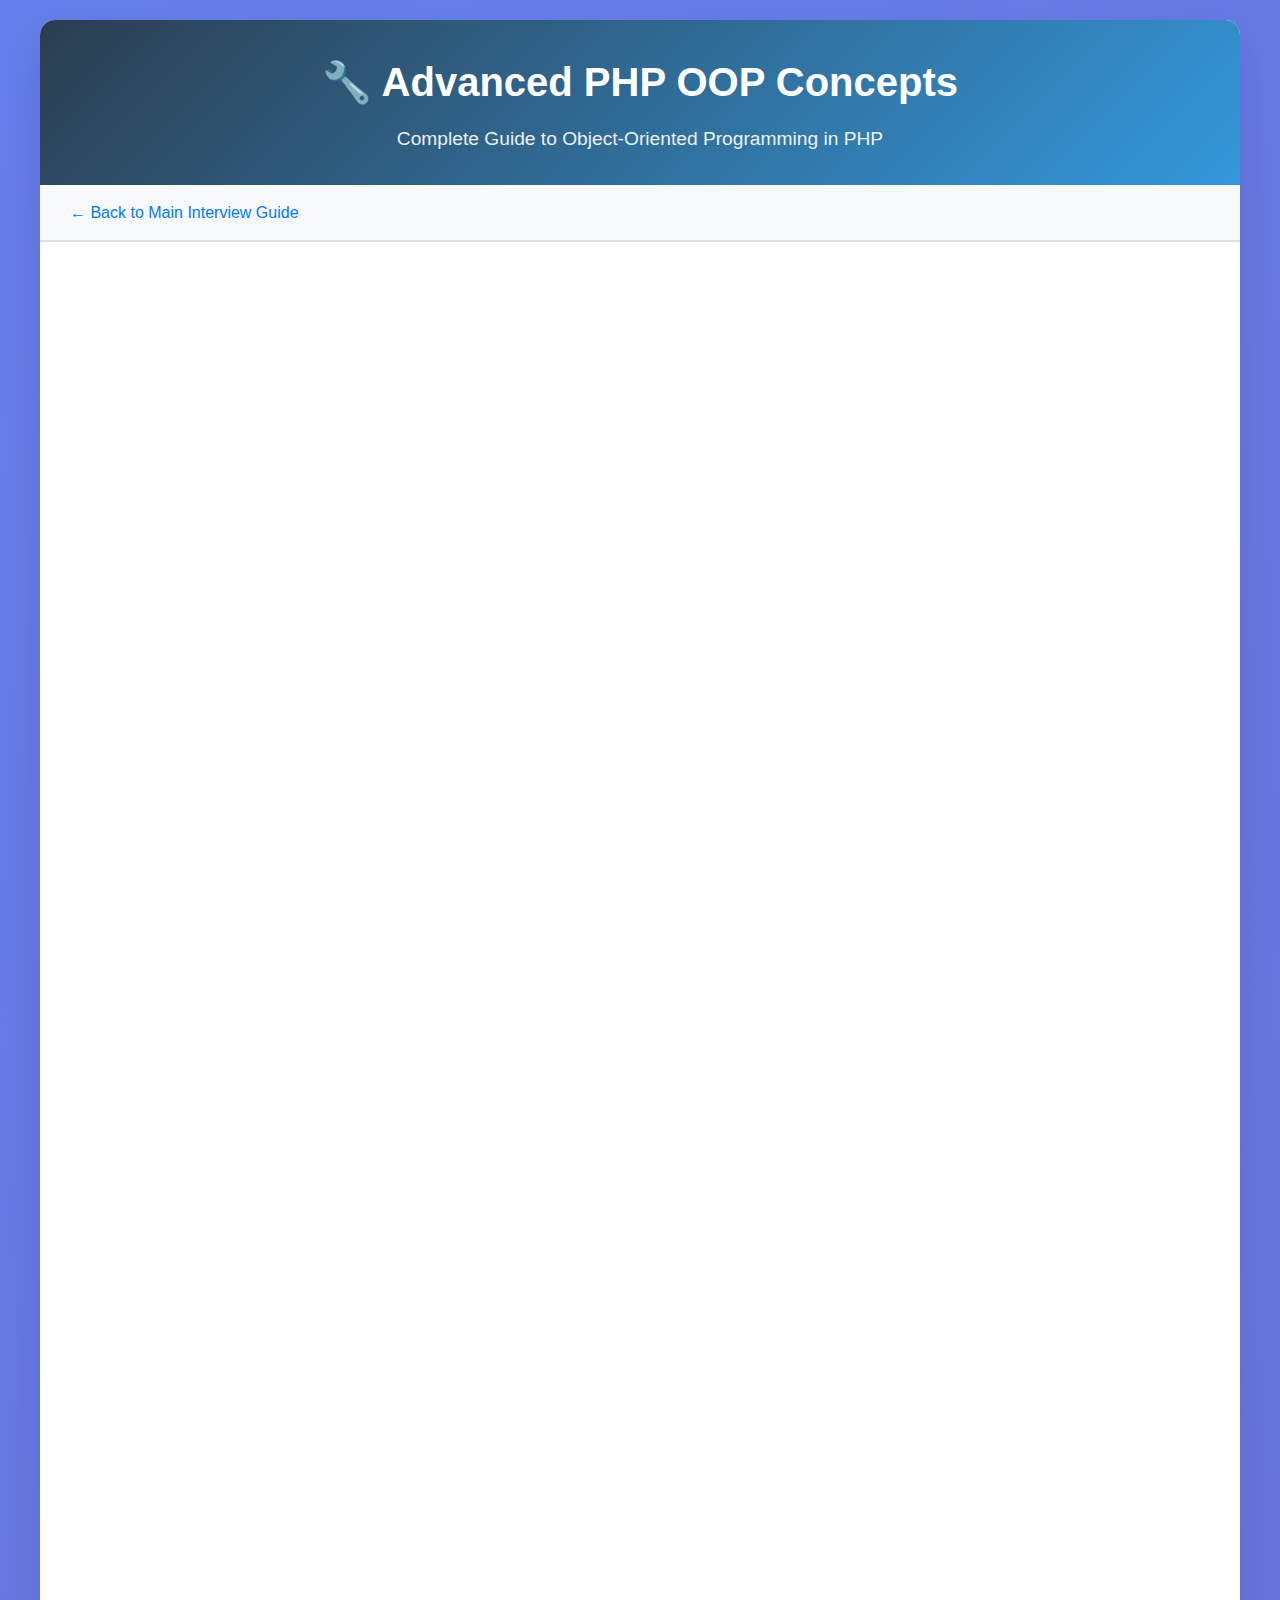
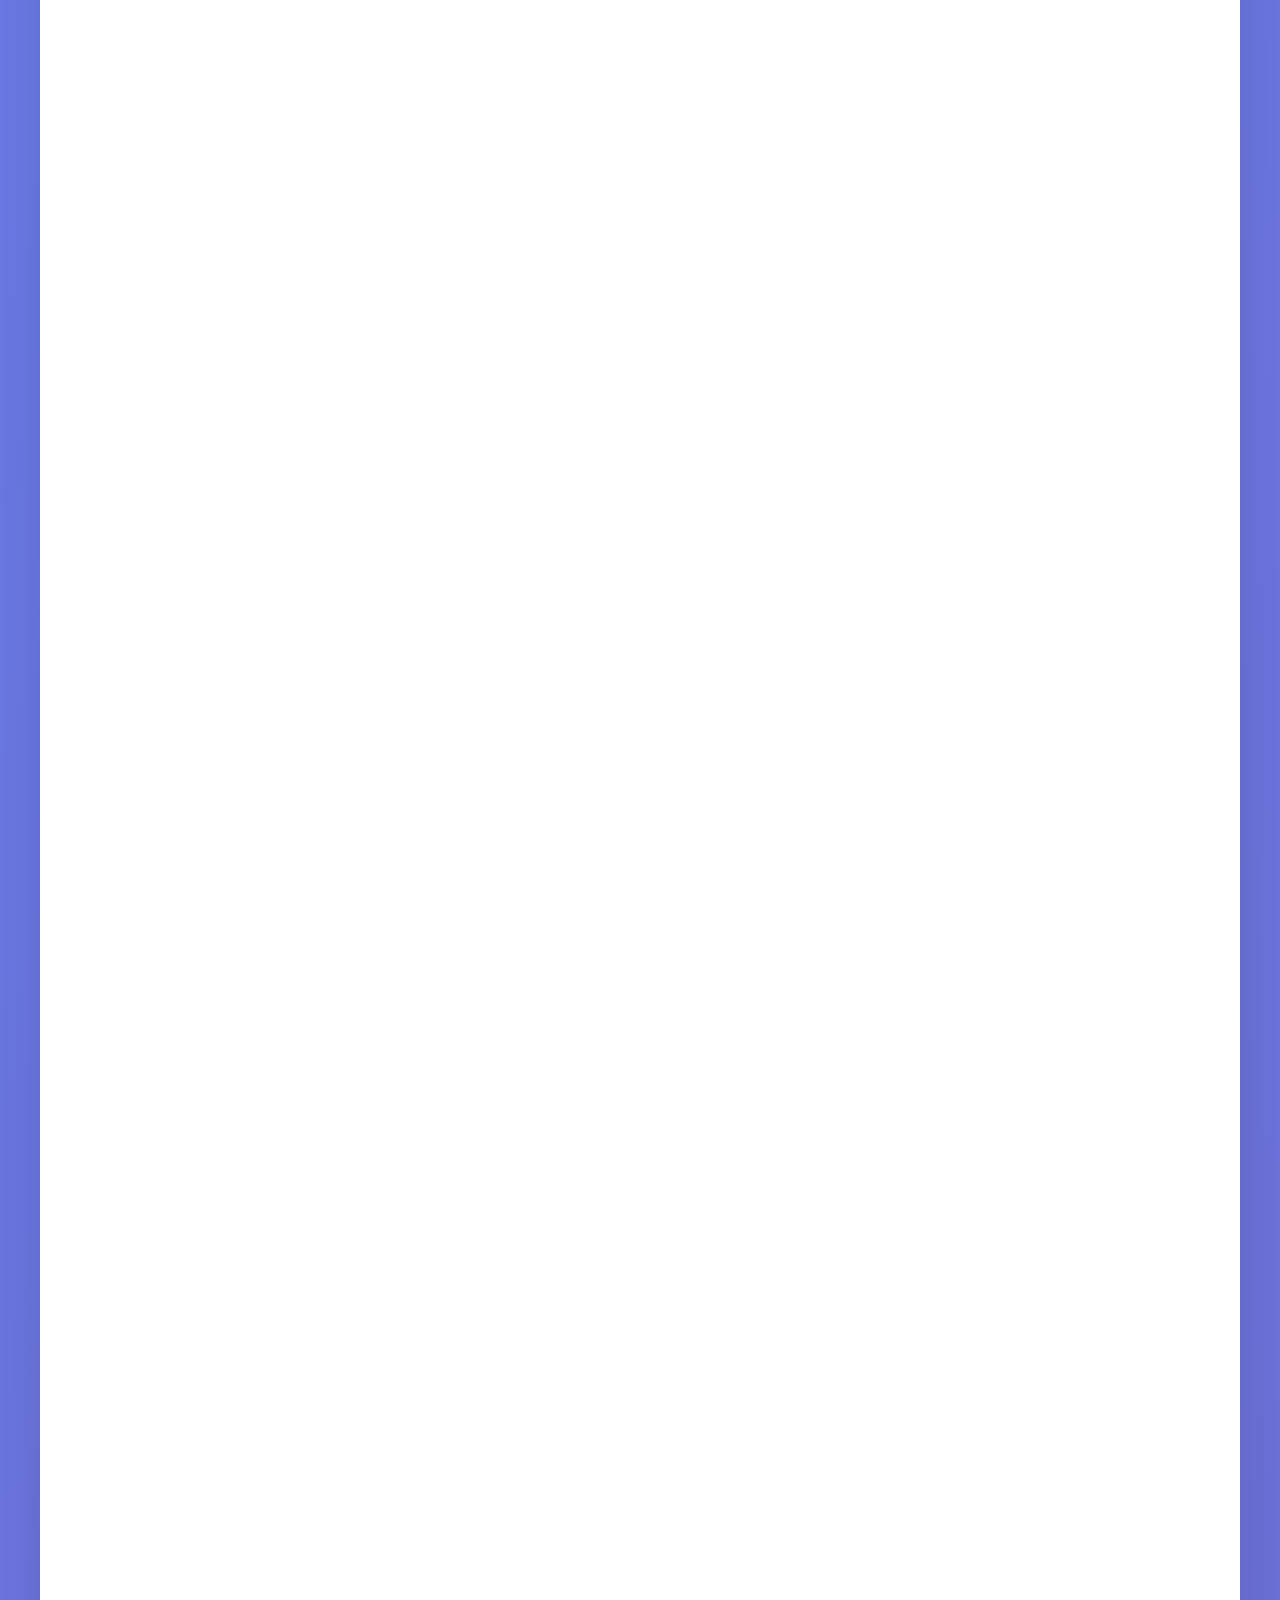
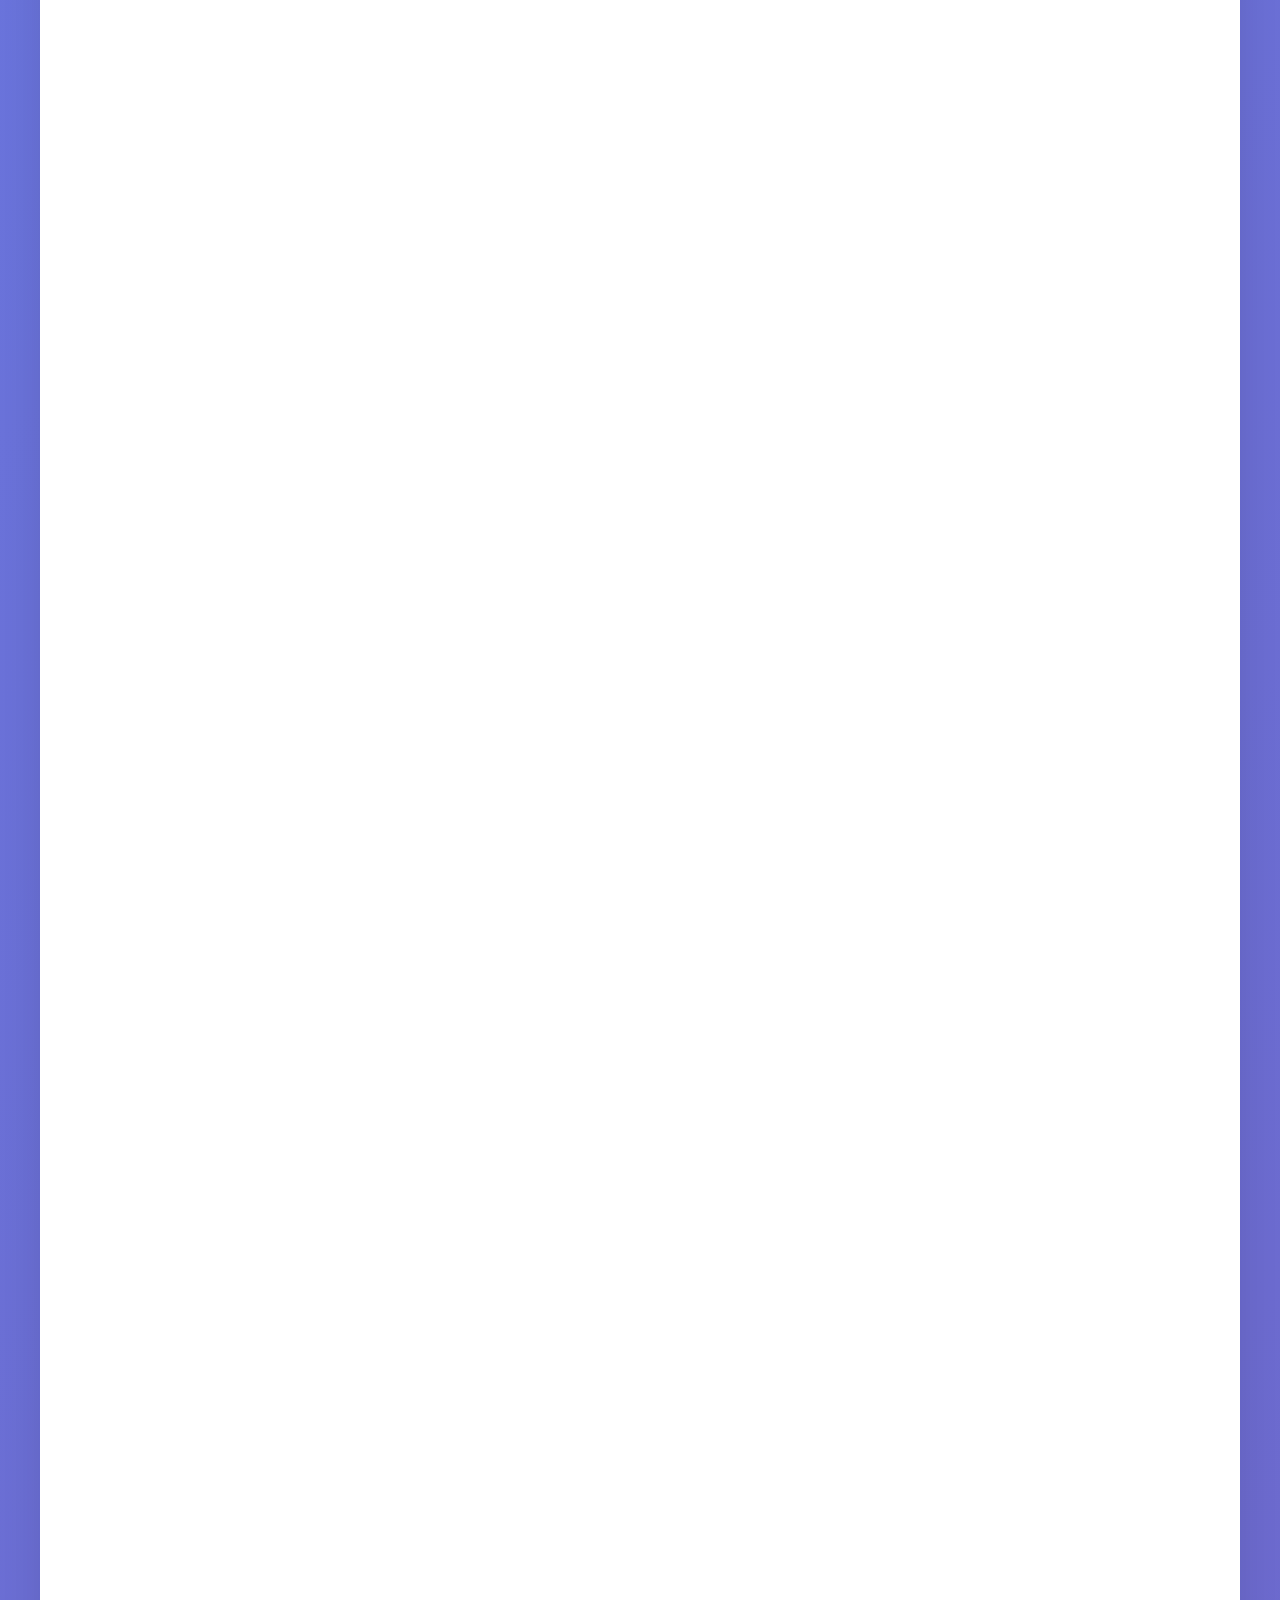
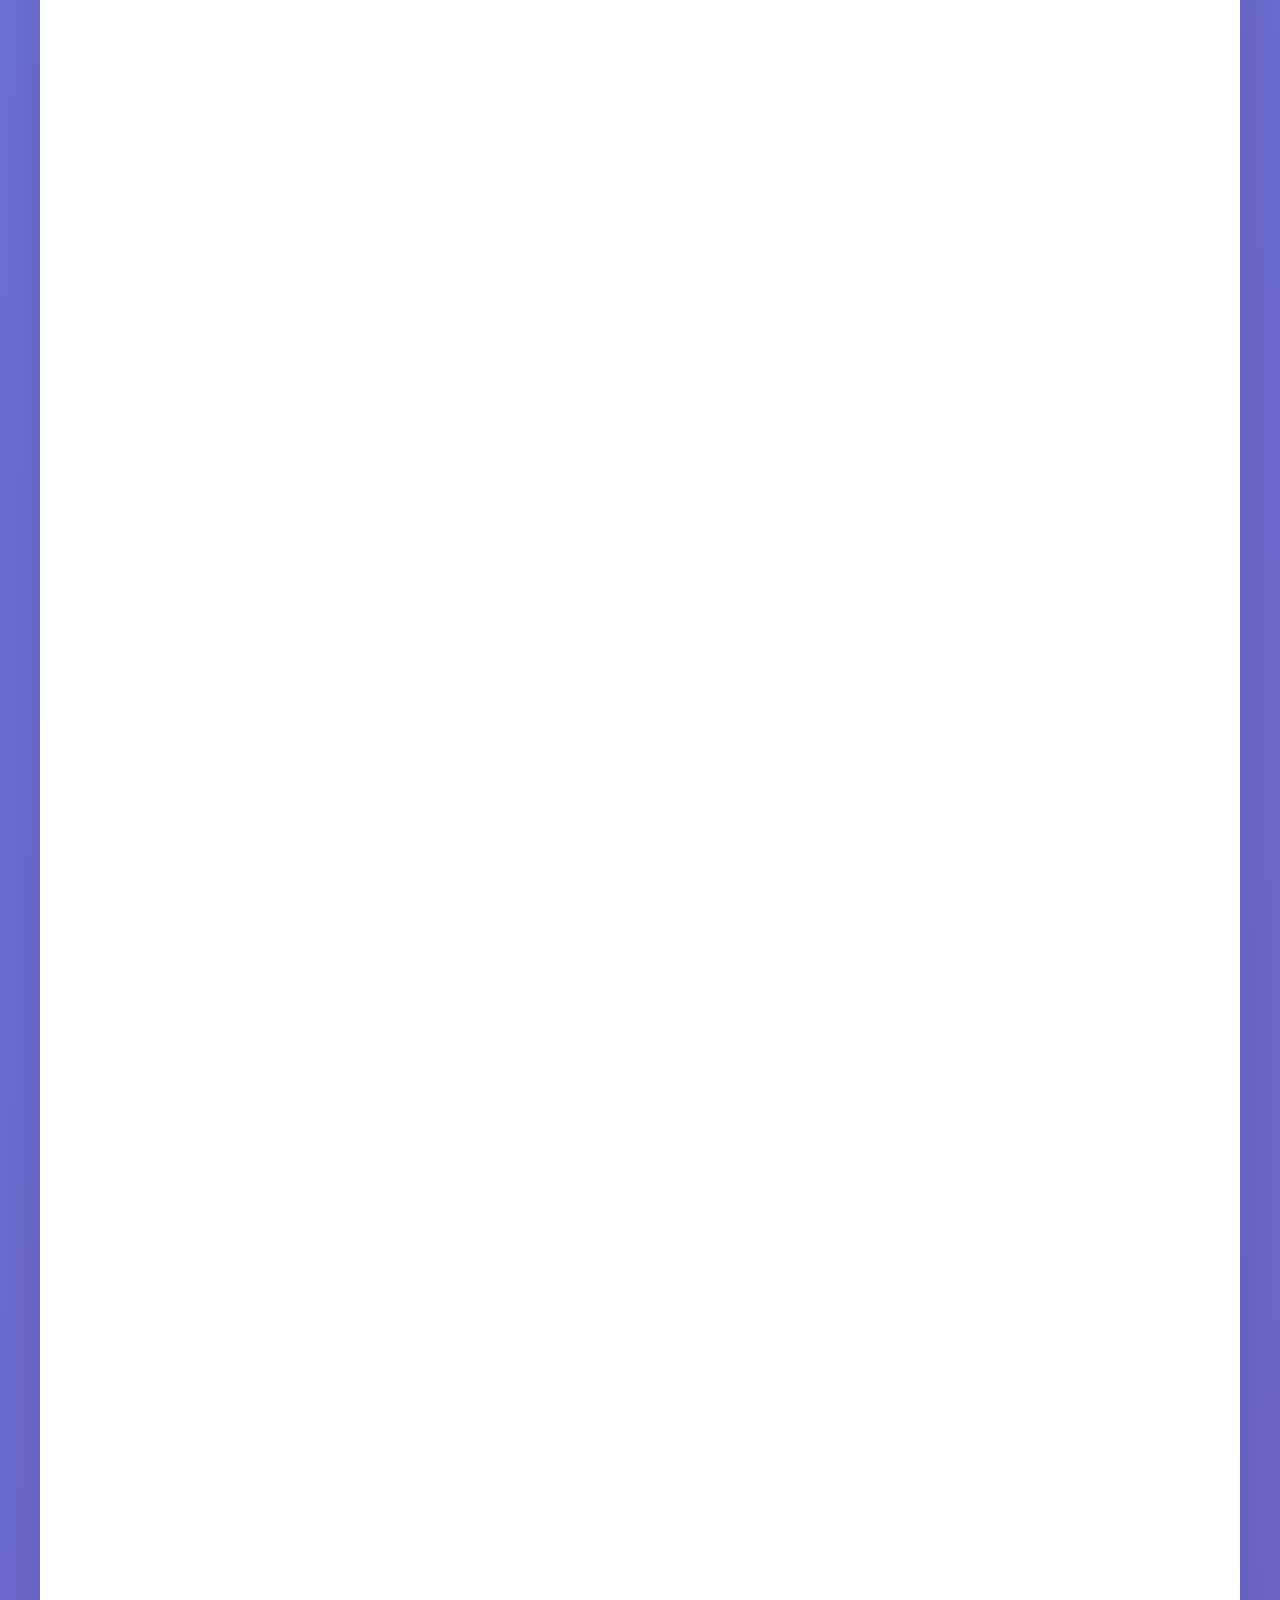
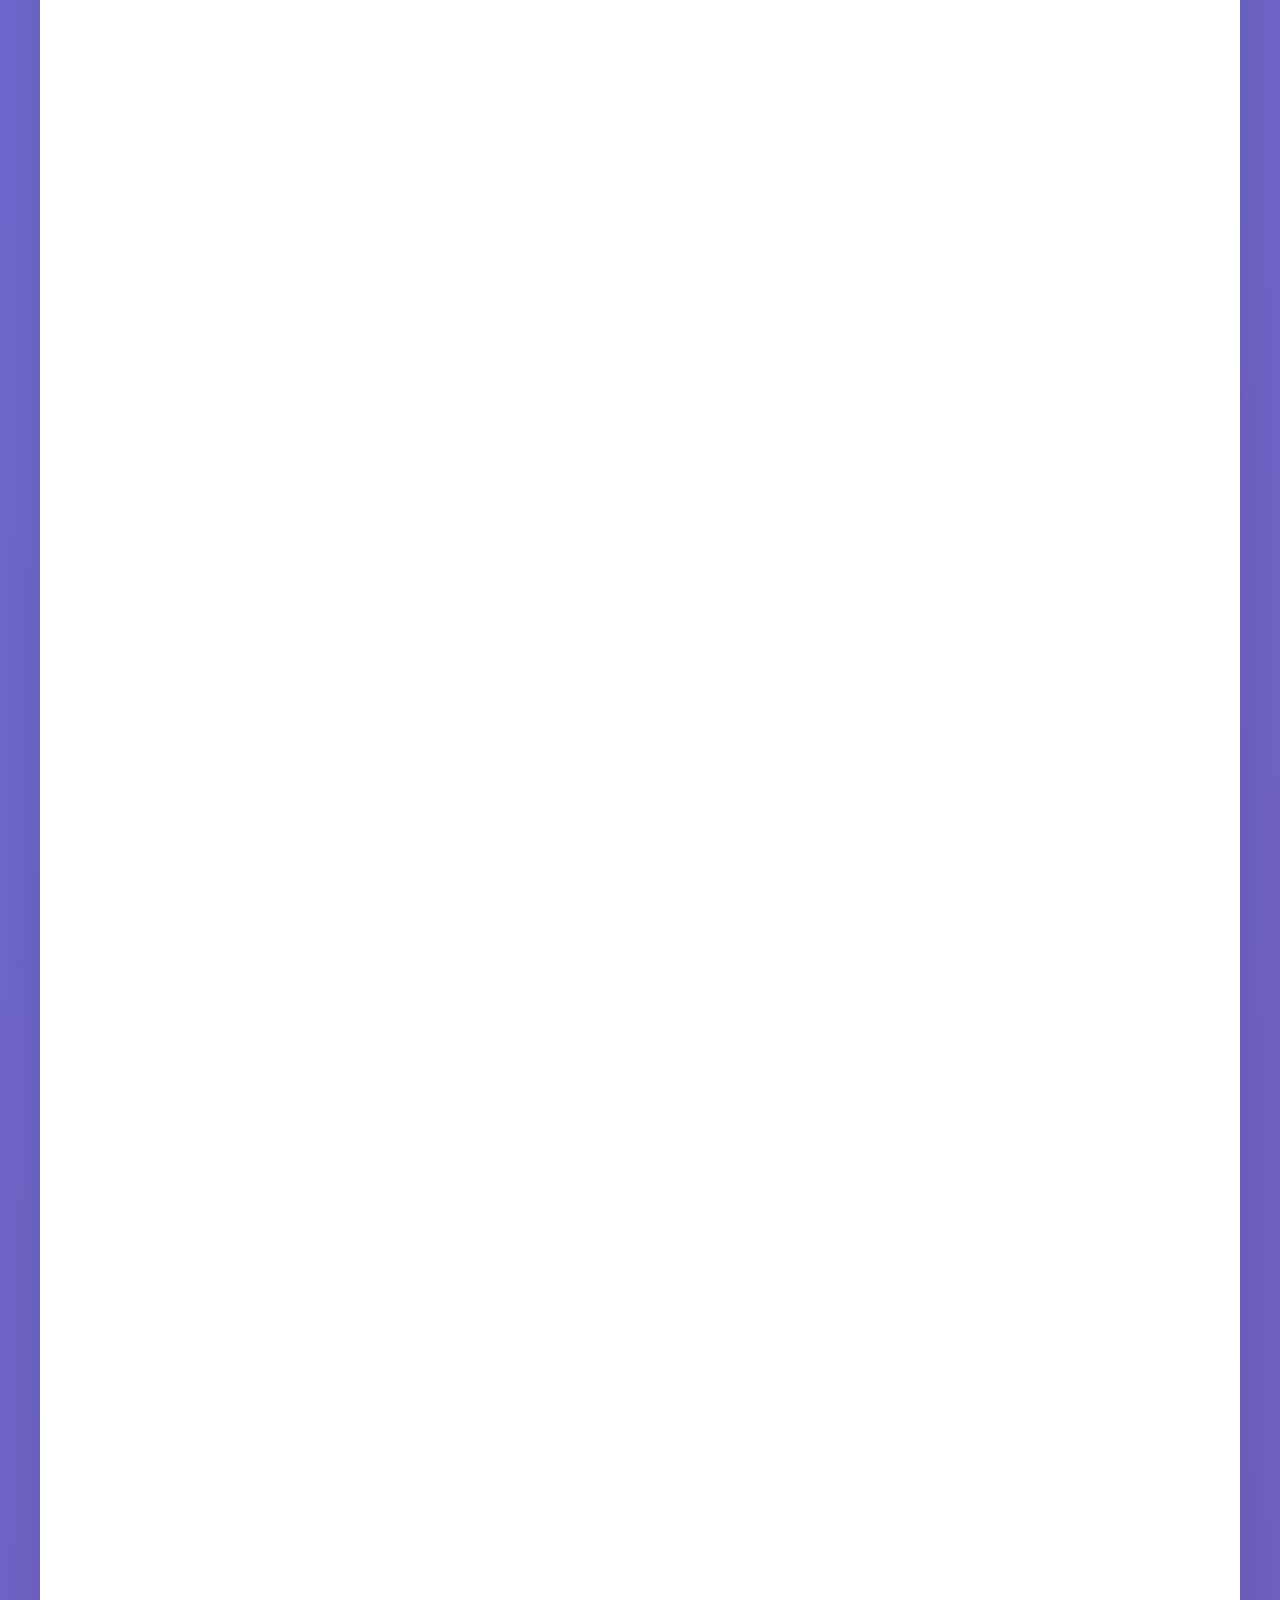
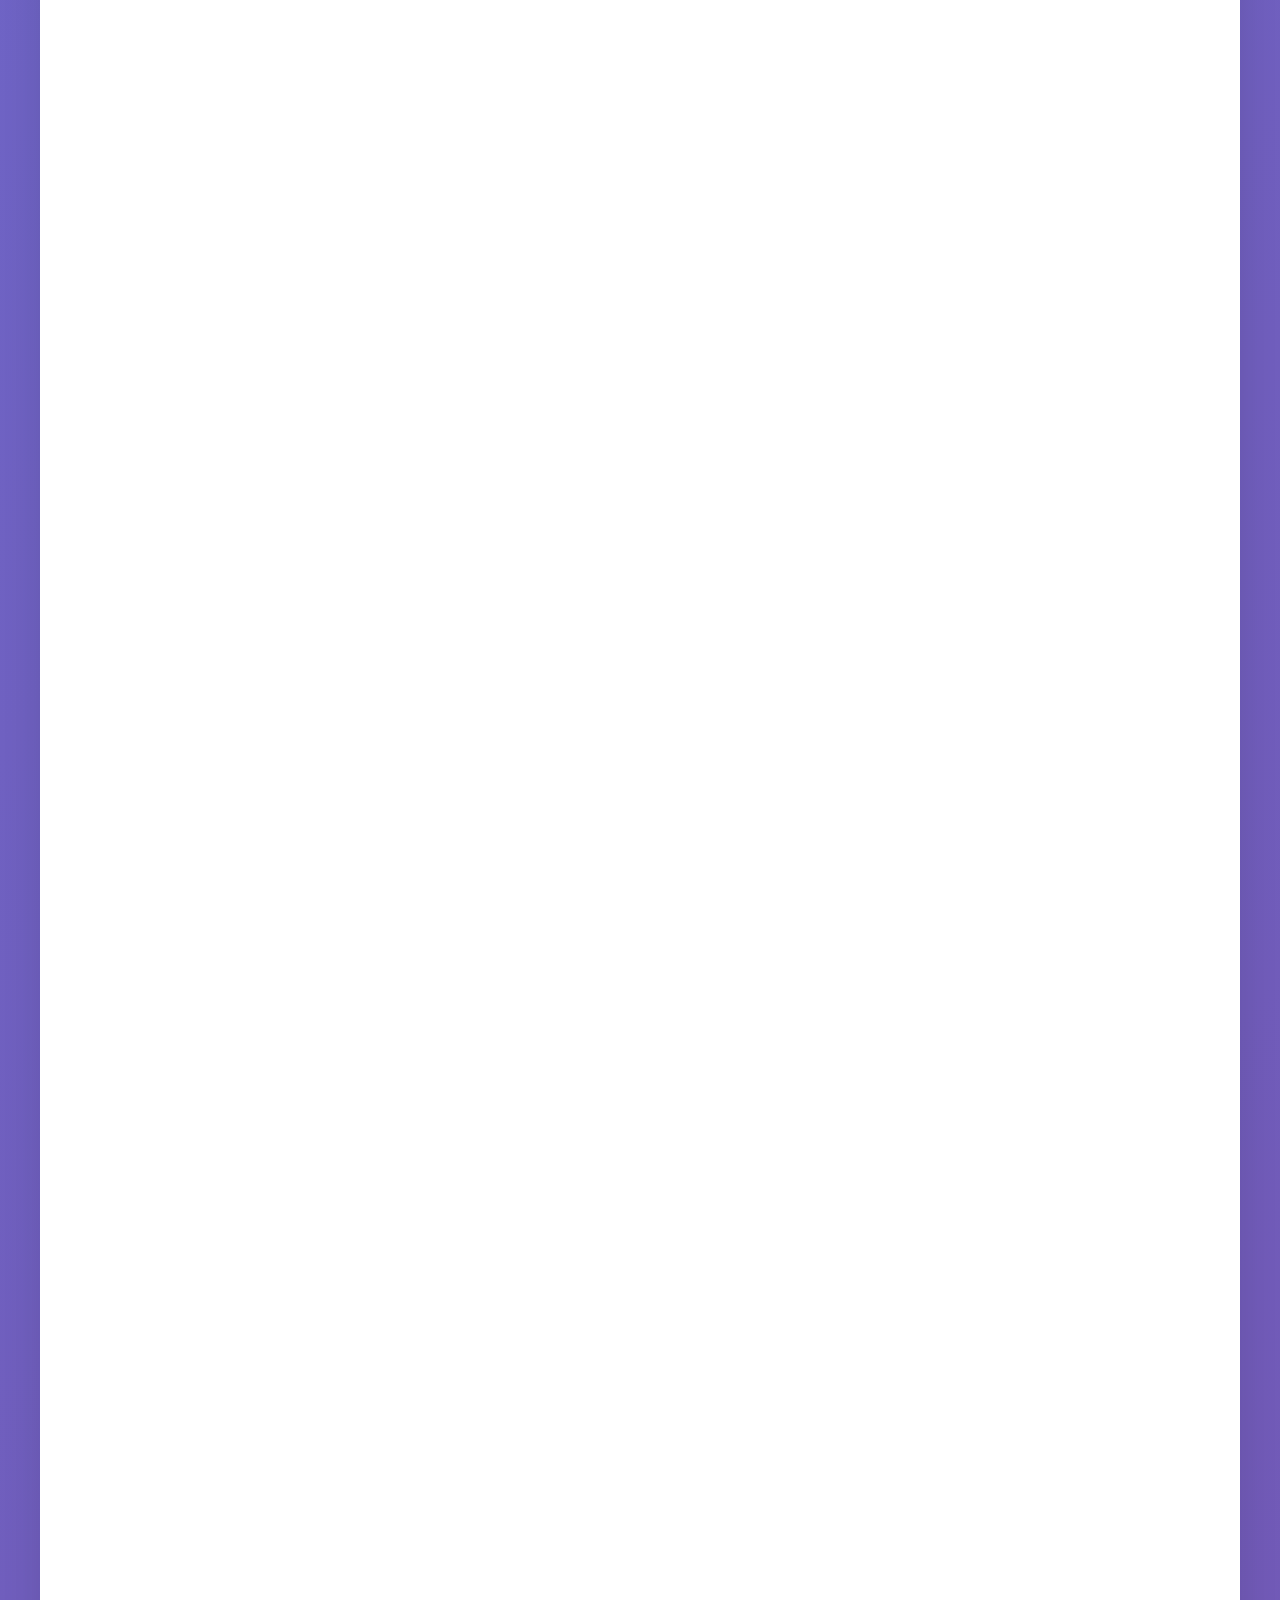
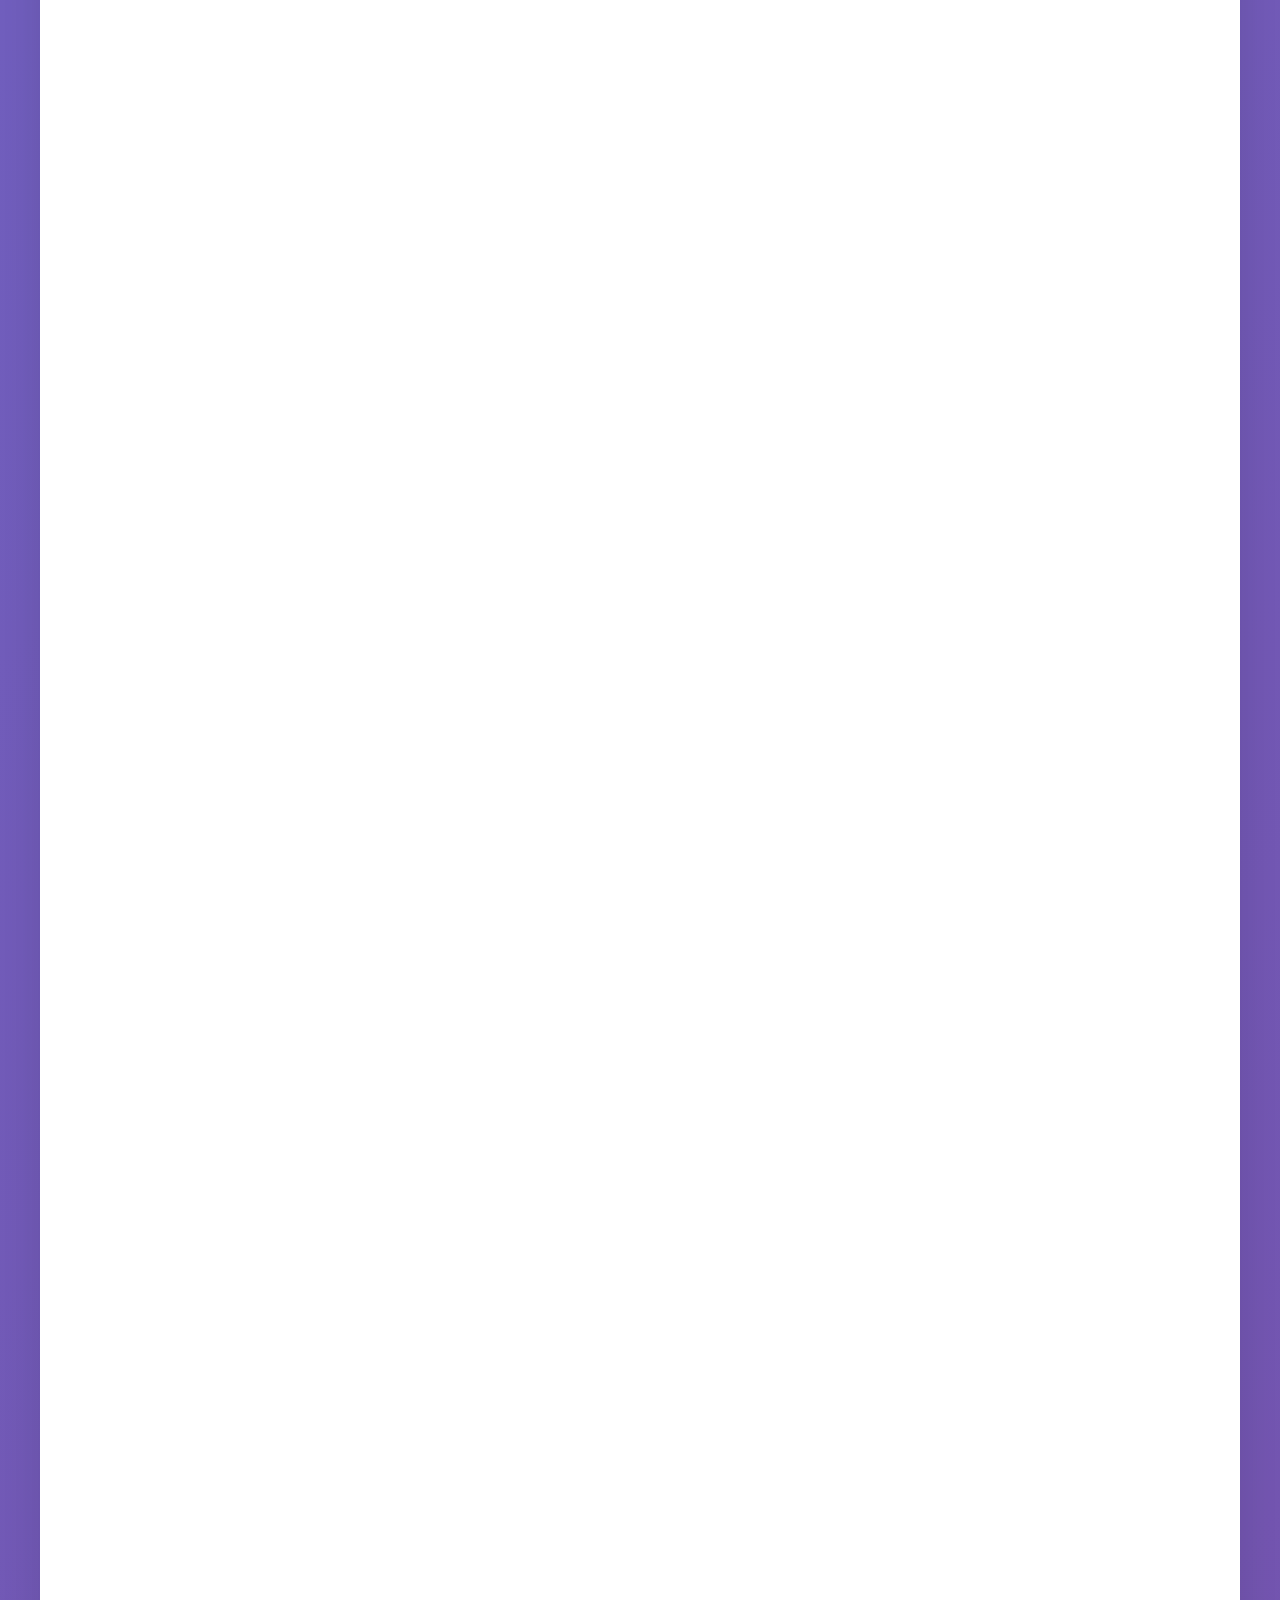
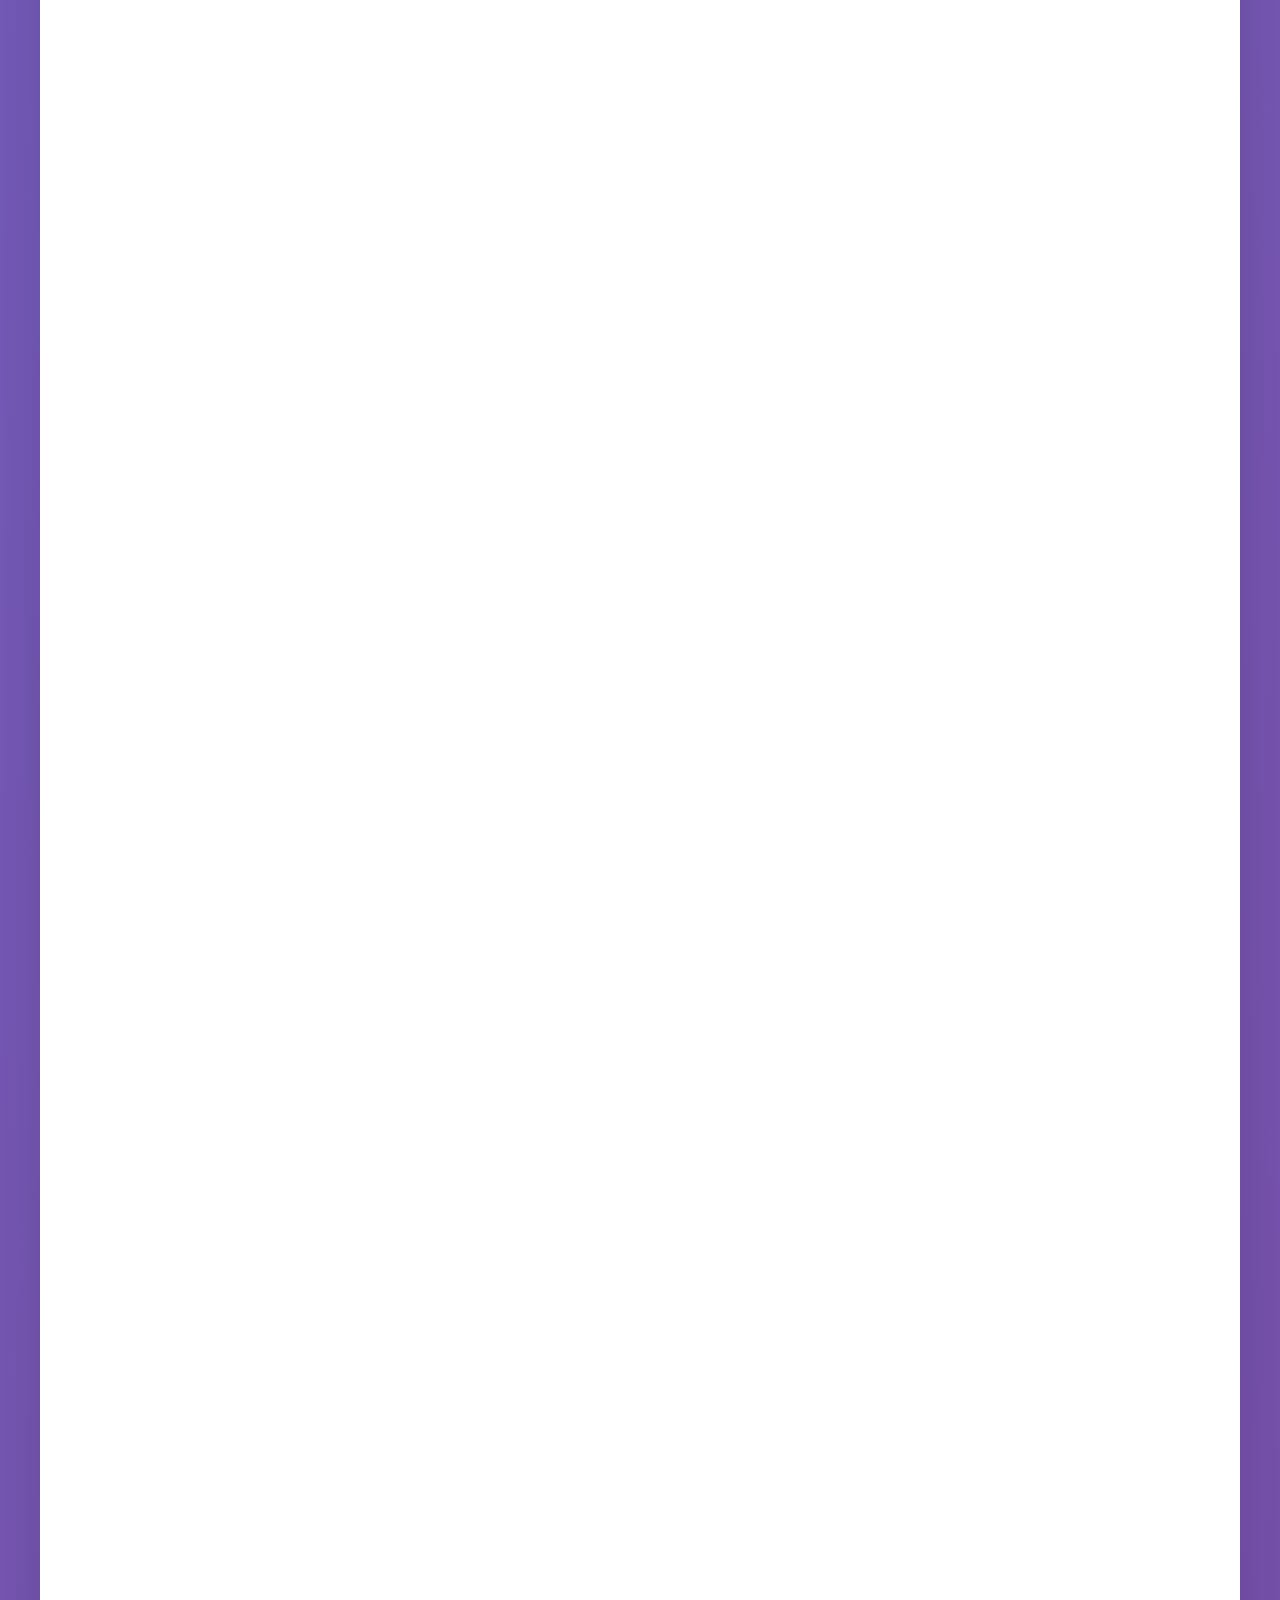
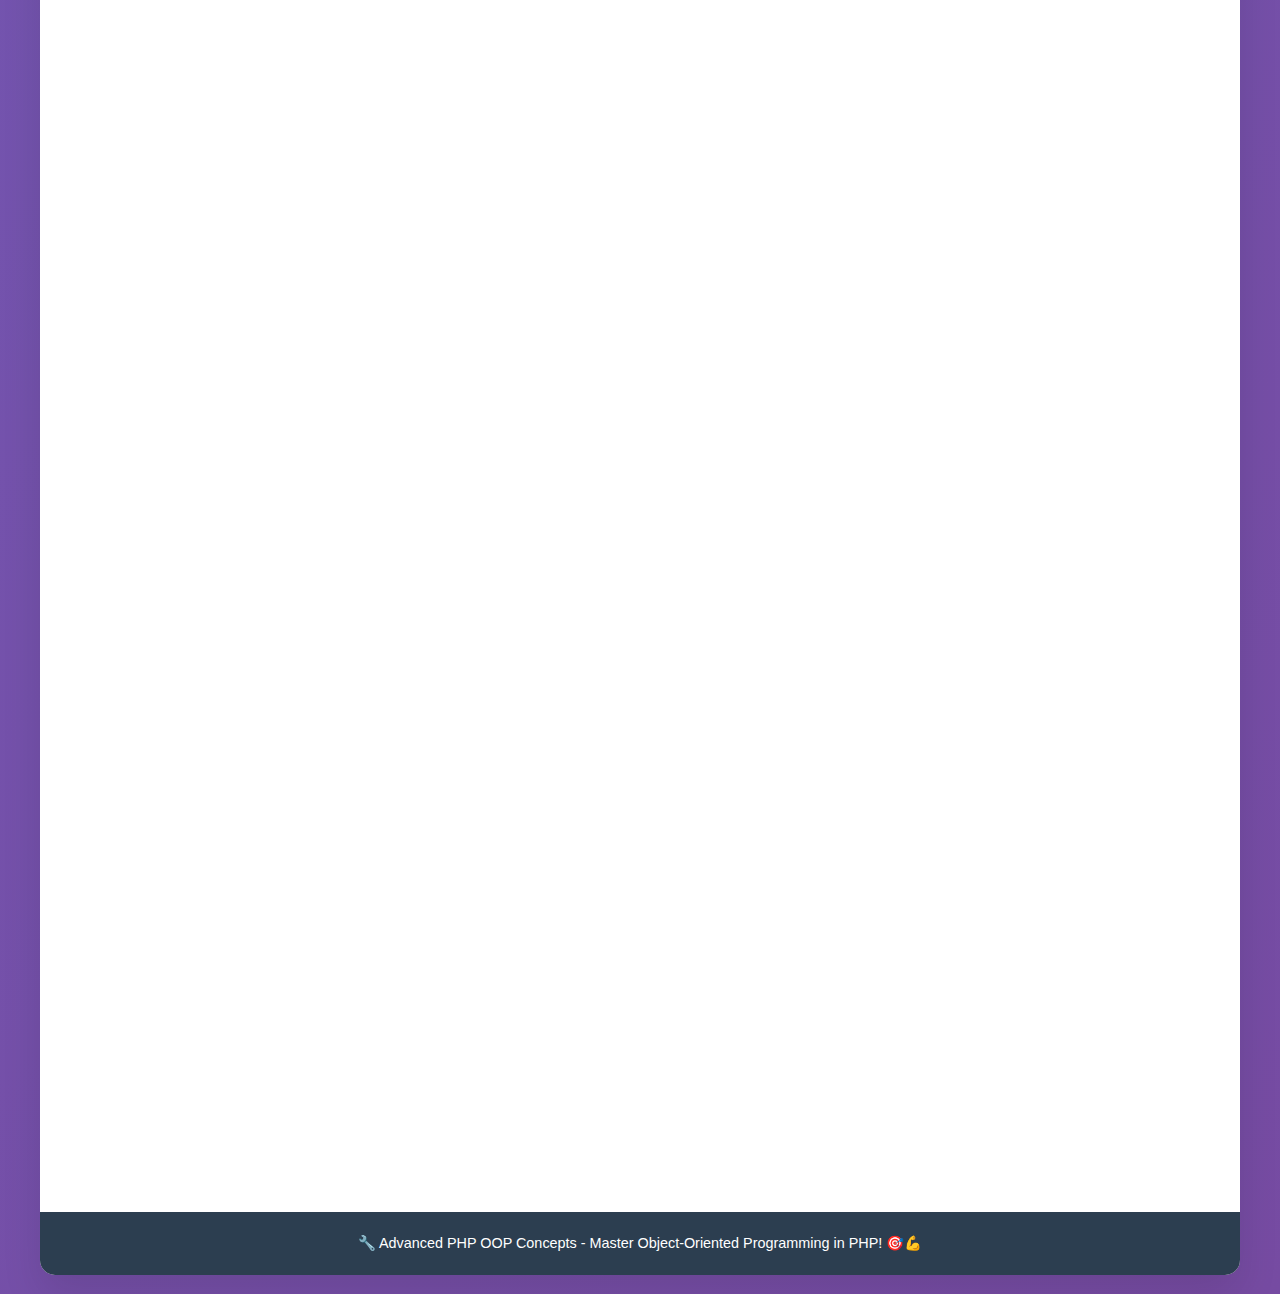
<file: advanced_php_oop.html>
﻿<!DOCTYPE html>
<html lang="en">
<head>
    <meta charset="UTF-8">
    <meta http-equiv="Content-Type" content="text/html; charset=UTF-8">
    <meta name="viewport" content="width=device-width, initial-scale=1.0">
    <title>🔧 Advanced PHP OOP Concepts - Complete Guide</title>
    <style>
        * {
            margin: 0;
            padding: 0;
            box-sizing: border-box;
        }

        body {
            font-family: 'Segoe UI', Tahoma, Geneva, Verdana, sans-serif, "Apple Color Emoji", "Segoe UI Emoji", "Segoe UI Symbol";
            line-height: 1.6;
            color: #333;
            background: linear-gradient(135deg, #667eea 0%, #764ba2 100%);
            min-height: 100vh;
            padding: 20px;
        }

        .container {
            max-width: 1200px;
            margin: 0 auto;
            background: white;
            border-radius: 15px;
            box-shadow: 0 20px 40px rgba(0,0,0,0.1);
            overflow: hidden;
        }

        .header {
            background: linear-gradient(135deg, #2c3e50 0%, #3498db 100%);
            color: white;
            padding: 30px;
            text-align: center;
        }

        .header h1 {
            font-size: 2.5em;
            margin-bottom: 10px;
            font-weight: 700;
        }

        .header p {
            font-size: 1.2em;
            opacity: 0.9;
        }

        .breadcrumb {
            background: #f8f9fa;
            padding: 15px 30px;
            border-bottom: 2px solid #dee2e6;
        }

        .breadcrumb a {
            color: #007bff;
            text-decoration: none;
        }

        .breadcrumb a:hover {
            text-decoration: underline;
        }

        .content {
            padding: 30px;
        }

        .section-title {
            font-size: 2em;
            color: #2c3e50;
            margin: 40px 0 20px;
            padding-bottom: 10px;
            border-bottom: 3px solid #3498db;
            display: flex;
            align-items: center;
            gap: 10px;
        }

        .concept-title {
            font-size: 1.8em;
            color: #2c3e50;
            margin: 30px 0 15px;
            padding-bottom: 8px;
            border-bottom: 2px solid #e74c3c;
            display: flex;
            align-items: center;
            gap: 10px;
        }

        .highlight-box {
            background: linear-gradient(135deg, #667eea 0%, #764ba2 100%);
            color: white;
            padding: 20px;
            border-radius: 10px;
            margin: 20px 0;
            border-left: 5px solid #ffd700;
        }

        .success-box {
            background: linear-gradient(135deg, #56ab2f 0%, #a8e6cf 100%);
            color: white;
            padding: 20px;
            border-radius: 10px;
            margin: 20px 0;
            border-left: 5px solid #4caf50;
        }

        .warning-box {
            background: linear-gradient(135deg, #ff6b35 0%, #f7931e 100%);
            color: white;
            padding: 20px;
            border-radius: 10px;
            margin: 20px 0;
            border-left: 5px solid #ff9800;
        }

        .code-example {
            background: #f8f9fa;
            border: 1px solid #e9ecef;
            border-radius: 8px;
            padding: 18px 18px 18px 50px;
            margin: 15px 0;
            font-family: 'Courier New', monospace;
            font-size: 0.95em;
            line-height: 1.5;
            position: relative;
            overflow-x: auto;
        }

        .code-example::before {
            content: '👁️';
            position: absolute;
            top: 15px;
            left: 15px;
            font-size: 16px;
            cursor: pointer;
            opacity: 0.7;
            transition: opacity 0.2s ease;
        }

        .code-example::before:hover {
            opacity: 1;
        }

        .code-example::after {
            content: '📋';
            position: absolute;
            top: 15px;
            right: 15px;
            font-size: 16px;
            cursor: pointer;
            opacity: 0.7;
            transition: opacity 0.2s ease;
        }

        .code-example::after:hover {
            opacity: 1;
        }

        .table-container {
            overflow-x: auto;
            margin: 20px 0;
        }

        table {
            width: 100%;
            border-collapse: collapse;
            margin-bottom: 20px;
            background: white;
            border-radius: 8px;
            overflow: hidden;
            box-shadow: 0 4px 6px rgba(0,0,0,0.1);
        }

        th, td {
            padding: 15px;
            text-align: left;
            border-bottom: 1px solid #dee2e6;
        }

        th {
            background: linear-gradient(135deg, #667eea 0%, #764ba2 100%);
            color: white;
            font-weight: 600;
            font-size: 1em;
            text-transform: uppercase;
            letter-spacing: 0.5px;
        }

        tr:nth-child(even) {
            background: #f8f9fa;
        }

        tr:hover {
            background: #e3f2fd;
            transition: background 0.2s ease;
        }

        .feature-list {
            display: grid;
            grid-template-columns: repeat(auto-fit, minmax(300px, 1fr));
            gap: 20px;
            margin: 20px 0;
        }

        .feature-card {
            background: white;
            border-radius: 10px;
            padding: 20px;
            box-shadow: 0 4px 6px rgba(0,0,0,0.1);
            border-left: 4px solid #3498db;
        }

        .feature-card h4 {
            color: #2c3e50;
            margin-bottom: 10px;
            display: flex;
            align-items: center;
            gap: 8px;
        }

        .summary-table {
            background: linear-gradient(135deg, #667eea 0%, #764ba2 100%);
            color: white;
            border-radius: 10px;
            padding: 20px;
            margin: 20px 0;
        }

        .summary-table h3 {
            color: #ffd700;
            margin-bottom: 15px;
            text-align: center;
        }

        .footer {
            background: #2c3e50;
            color: white;
            text-align: center;
            padding: 20px;
            font-size: 0.9em;
        }

        .scroll-to-top {
            position: fixed;
            bottom: 20px;
            right: 20px;
            background: #3498db;
            color: white;
            border: none;
            border-radius: 50%;
            width: 50px;
            height: 50px;
            font-size: 20px;
            cursor: pointer;
            opacity: 0;
            transition: opacity 0.3s ease;
            z-index: 1000;
        }

        .scroll-to-top.show {
            opacity: 1;
        }

        .fade-in {
            opacity: 0;
            transform: translateY(20px);
            animation: fadeInUp 0.6s ease forwards;
        }

        @keyframes fadeInUp {
            to {
                opacity: 1;
                transform: translateY(0);
            }
        }

        /* Ensure emoji rendering */
        .section-title, .concept-title, h1, h2, h3, h4, h5, h6 {
            text-rendering: optimizeLegibility;
            -webkit-font-smoothing: antialiased;
            -moz-osx-font-smoothing: grayscale;
            font-variant-emoji: emoji;
        }

        /* Force emoji font for better rendering */
        .section-title:before, .concept-title:before, h1:before, h2:before, h3:before {
            font-family: "Apple Color Emoji", "Segoe UI Emoji", "Segoe UI Symbol", emoji;
        }

        @media (max-width: 768px) {
            .header h1 {
                font-size: 2em;
            }

            .section-title {
                font-size: 1.5em;
            }

            .concept-title {
                font-size: 1.4em;
            }

            th, td {
                padding: 10px;
                font-size: 0.9em;
            }

            .feature-list {
                grid-template-columns: 1fr;
            }

            .content {
                padding: 20px;
            }
        }
    </style>
</head>
<body>
    <div class="container">
        <div class="header">
            <h1>🔧 Advanced PHP OOP Concepts</h1>
            <p>Complete Guide to Object-Oriented Programming in PHP</p>
        </div>

        <div class="breadcrumb">
            <a href="index.html">← Back to Main Interview Guide</a>
        </div>

        <div class="content">
            <div class="highlight-box fade-in">
                <h3 style="color: #ffd700; margin-bottom: 15px;">🎯 Why OOP Matters in PHP?</h3>
                <p style="margin: 0; font-size: 1.1em;">
                    <strong>OOP (Object-Oriented Programming)</strong> is the foundation of modern PHP development.
                    It helps you write cleaner, more maintainable, and scalable code. Master these concepts and you'll
                    be able to build complex applications with confidence!
                </p>
            </div>

            <!-- Encapsulation -->
            <div class="fade-in">
                <h2 class="section-title">1. 🔐 Encapsulation (Data Protection)</h2>
                <div class="success-box">
                    <h4 style="color: #ffd700;">Meaning:</h4>
                    <p>Wrap (bind) data and functions together in one unit (class), and hide the internal details from outside. You only allow controlled access using getters/setters.</p>
                </div>

                <div class="warning-box">
                    <h4 style="color: #ffd700;">Example (Real-life):</h4>
                    <p>A mobile phone – you can use buttons (functions), but you don't know the complex internal circuit (hidden data).</p>
                </div>

                <div class="code-example">
class BankAccount {
    private $balance = 0;  // hidden data

    public function deposit($amount) {
        $this->balance += $amount;
    }

    public function getBalance() {
        return $this->balance;  // controlled access
    }
}

$acc = new BankAccount();
$acc->deposit(1000);
echo $acc->getBalance(); // ✅ You can get balance but not directly change it
                </div>
            </div>

            <!-- Inheritance -->
            <div class="fade-in">
                <h2 class="section-title">2. 📈 Inheritance (Code Reuse)</h2>
                <div class="success-box">
                    <h4 style="color: #ffd700;">Meaning:</h4>
                    <p>Child class can use properties and methods of parent class. Helps in code reusability.</p>
                </div>

                <div class="warning-box">
                    <h4 style="color: #ffd700;">Example (Real-life):</h4>
                    <p>A Car inherits common features from Vehicle (like wheels, engine), but adds its own (like airbag, music system).</p>
                </div>

                <div class="code-example">
class Vehicle {
    public function start() {
        echo "Starting vehicle...";
    }
}

class Car extends Vehicle {
    public function playMusic() {
        echo "Playing music...";
    }
}

$car = new Car();
$car->start();      // from parent
$car->playMusic();  // from child
                </div>
            </div>

            <!-- Polymorphism -->
            <div class="fade-in">
                <h2 class="section-title">3. 🎭 Polymorphism (Many Forms)</h2>
                <div class="success-box">
                    <h4 style="color: #ffd700;">Meaning:</h4>
                    <p>Same function name but works differently for each class.</p>
                </div>

                <div class="warning-box">
                    <h4 style="color: #ffd700;">Example (Real-life):</h4>
                    <p>"Drive" action — a car drives differently than a bike.</p>
                </div>

                <div class="code-example">
class Vehicle {
    public function start() {
        echo "Vehicle starts\n";
    }
}

class Bike extends Vehicle {
    public function start() {
        echo "Bike starts with kick\n";
    }
}

class Car extends Vehicle {
    public function start() {
        echo "Car starts with key\n";
    }
}

$vehicles = [new Bike(), new Car()];
foreach ($vehicles as $v) {
    $v->start();  // same function, different behavior
}
                </div>
            </div>

            <!-- Abstraction -->
            <div class="fade-in">
                <h2 class="section-title">4. 🎯 Abstraction (Show Only What's Needed)</h2>
                <div class="success-box">
                    <h4 style="color: #ffd700;">Meaning:</h4>
                    <p>Show only essential details; hide unnecessary background code.</p>
                </div>

                <div class="warning-box">
                    <h4 style="color: #ffd700;">Example (Real-life):</h4>
                    <p>When you "click a button" on ATM to withdraw money, you don't know the backend process — only what's required is visible.</p>
                </div>

                <div class="code-example">
abstract class Animal {
    abstract public function sound(); // only method structure
}

class Dog extends Animal {
    public function sound() {
        echo "Bark";
    }
}
$dog = new Dog();
$dog->sound();
                </div>
            </div>

            <!-- Abstract vs Interface -->
            <div class="fade-in">
                <h2 class="section-title">5. ⚖️ Abstract Class vs Interface</h2>
                <div class="table-container">
                    <table>
                        <thead>
                            <tr>
                                <th>Feature</th>
                                <th>Abstract Class</th>
                                <th>Interface</th>
                            </tr>
                        </thead>
                        <tbody>
                            <tr>
                                <td>Keyword</td>
                                <td><code>abstract class</code></td>
                                <td><code>interface</code></td>
                            </tr>
                            <tr>
                                <td>Can have method body?</td>
                                <td>✅ Yes (some methods can be implemented)</td>
                                <td>❌ No (only method names)</td>
                            </tr>
                            <tr>
                                <td>Variables allowed?</td>
                                <td>✅ Yes</td>
                                <td>❌ No</td>
                            </tr>
                            <tr>
                                <td>Multiple inheritance</td>
                                <td>❌ No</td>
                                <td>✅ Yes (can implement multiple interfaces)</td>
                            </tr>
                            <tr>
                                <td>Usage</td>
                                <td>For shared base class</td>
                                <td>For defining contract / rule</td>
                            </tr>
                        </tbody>
                    </table>
                </div>

                <div class="code-example">
abstract class Animal {
    abstract public function sound();
    public function sleep() {
        echo "Sleeping\n";
    }
}

interface Pet {
    public function play();
}

class Dog extends Animal implements Pet {
    public function sound() { echo "Bark\n"; }
    public function play() { echo "Playing fetch\n"; }
}
                </div>
            </div>

            <!-- Design Patterns -->
            <div class="fade-in">
                <h2 class="section-title">6. 🏗️ Common PHP Design Patterns</h2>

                <div class="concept-title">🟢 Singleton Pattern</div>
                <div class="success-box">
                    <p><strong>Purpose:</strong> Ensure only one instance of a class exists.</p>
                    <p><strong>Example:</strong> Database connection (you don't want multiple DB connections).</p>
                </div>

                <div class="code-example">
class DBConnection {
    private static $instance;
    private function __construct() {} // prevent direct creation

    public static function getInstance() {
        if (!self::$instance) {
            self::$instance = new DBConnection();
        }
        return self::$instance;
    }
}

$db1 = DBConnection::getInstance();
$db2 = DBConnection::getInstance();
var_dump($db1 === $db2); // ✅ true
                </div>

                <div class="concept-title">🟣 Factory Pattern</div>
                <div class="success-box">
                    <p><strong>Purpose:</strong> Used to create objects without exposing creation logic.</p>
                    <p><strong>Example:</strong> Pizza factory — you order "Veg" or "Non-veg" pizza, factory creates it internally.</p>
                </div>

                <div class="code-example">
interface Shape { public function draw(); }

class Circle implements Shape {
    public function draw() { echo "Drawing Circle\n"; }
}

class Square implements Shape {
    public function draw() { echo "Drawing Square\n"; }
}

class ShapeFactory {
    public static function createShape($type) {
        if ($type == 'circle') return new Circle();
        if ($type == 'square') return new Square();
        return null;
    }
}

$shape = ShapeFactory::createShape('circle');
$shape->draw();
                </div>
            </div>

            <!-- Error vs Exception Handling -->
            <div class="fade-in">
                <h2 class="section-title">7. ⚠️ Error Handling vs Exception Handling</h2>
                <div class="table-container">
                    <table>
                        <thead>
                            <tr>
                                <th>Type</th>
                                <th>When</th>
                                <th>How to Handle</th>
                            </tr>
                        </thead>
                        <tbody>
                            <tr>
                                <td>Error</td>
                                <td>Happens at runtime (like syntax, fatal error)</td>
                                <td>Use <code>error_reporting</code>, <code>set_error_handler</code></td>
                            </tr>
                            <tr>
                                <td>Exception</td>
                                <td>Developer-defined runtime problems</td>
                                <td>Use <code>try-catch</code></td>
                            </tr>
                        </tbody>
                    </table>
                </div>

                <div class="code-example">
try {
    $num = 0;
    if ($num == 0) {
        throw new Exception("Division by zero not allowed");
    }
    echo 10 / $num;
} catch (Exception $e) {
    echo "Error: " . $e->getMessage();
}
                </div>
            </div>

            <!-- Session & Cookies -->
            <div class="fade-in">
                <h2 class="section-title">8. 🍪 Session & Cookies Management</h2>
                <div class="table-container">
                    <table>
                        <thead>
                            <tr>
                                <th>Feature</th>
                                <th>Session</th>
                                <th>Cookie</th>
                            </tr>
                        </thead>
                        <tbody>
                            <tr>
                                <td>Storage</td>
                                <td>Server-side</td>
                                <td>Client (browser)</td>
                            </tr>
                            <tr>
                                <td>Security</td>
                                <td>More secure</td>
                                <td>Less secure</td>
                            </tr>
                            <tr>
                                <td>Use</td>
                                <td>Store login info, cart</td>
                                <td>Remember preferences</td>
                            </tr>
                        </tbody>
                    </table>
                </div>

                <div class="feature-list">
                    <div class="feature-card">
                        <h4>🔒 Session Example</h4>
                        <div class="code-example" style="margin: 10px 0; padding-left: 40px;">
// Session Example
session_start();
$_SESSION['user'] = 'Birju';
echo $_SESSION['user'];
                        </div>
                    </div>

                    <div class="feature-card">
                        <h4>🍪 Cookie Example</h4>
                        <div class="code-example" style="margin: 10px 0; padding-left: 40px;">
// Cookie Example
setcookie("username", "Birju", time() + 3600); // 1 hour
echo $_COOKIE['username'];
                        </div>
                    </div>
                </div>
            </div>

            <!-- Additional OOP Concepts from Phase 2 -->
            <div class="fade-in">
                <h2 class="section-title">10. 🔧 Advanced OOP Concepts (From Phase 2)</h2>

                <div class="concept-title">🏗️ Class & Object</div>
                <div class="success-box">
                    <h4 style="color: #ffd700;">Simple Definition:</h4>
                    <p>Class = Cookie cutter (design), Object = Actual cookie (real thing). Blueprint vs the thing you use</p>
                </div>
                <div class="code-example">
class User {
    public $name;
    public function getName() { return $this->name; }
}

$user1 = new User(); // Object 1
$user2 = new User(); // Object 2
$user1->name = 'John';
$user2->name = 'Jane';
// Each object has its own data

// Static vs Instance (INTERVIEW FAVORITE!)
class Counter {
    public static $count = 0; // Shared across all objects
    public $id; // Unique per object
    public function __construct() {
        self::$count++;
        $this->id = self::$count;
    }
}
                </div>

                <div class="concept-title">🏗️ Constructor/Destructor</div>
                <div class="success-box">
                    <h4 style="color: #ffd700;">Simple Definition:</h4>
                    <p>Constructor = Hotel check-in (setup when created), Destructor = Check-out (cleanup when done)</p>
                </div>
                <div class="code-example">
// Constructor with dependency injection
class DatabaseConnection {
    private $pdo;
    public function __construct($host, $db, $user, $pass) {
        try {
            $this->pdo = new PDO("mysql:host=$host;dbname=$db", $user, $pass);
        } catch(PDOException $e) {
            throw new Exception("DB connection failed: " . $e->getMessage());
        }
    }
    public function __destruct() {
        $this->pdo = null; // Clean up connection
    }
}

// Constructor chaining (INTERVIEW TRICK!)
class ParentClass {
    public function __construct($param) {
        echo "Parent: $param";
    }
}
class ChildClass extends ParentClass {
    public function __construct($param) {
        parent::__construct($param); // Must call parent first!
        echo "Child: $param";
    }
}
                </div>

                <div class="concept-title">🔐 Access Modifiers</div>
                <div class="success-box">
                    <h4 style="color: #ffd700;">Simple Definition:</h4>
                    <p>Public = Public park (anyone can use), Private = Your bedroom (only you), Protected = Family room (you + children)</p>
                </div>
                <div class="code-example">
class BankAccount {
    private $balance = 0; // Only this class can access
    protected $accountType = 'savings'; // This class and child classes
    public function getBalance() { // Anyone can call this
        return $this->balance;
    }
}
                </div>

                <div class="concept-title">🔗 Traits</div>
                <div class="success-box">
                    <h4 style="color: #ffd700;">Simple Definition:</h4>
                    <p>LEGO power-ups - add extra abilities to any class without inheritance</p>
                </div>
                <div class="code-example">
trait Loggable {
    public function log($message) {
        echo "Log: $message";
    }
}

class User {
    use Loggable; // User now has logging ability
}

class Product {
    use Loggable; // Product also has logging ability
}

$user = new User();
$user->log("User created"); // Works!
                </div>

                <div class="concept-title">📦 Static Keyword</div>
                <div class="success-box">
                    <h4 style="color: #ffd700;">Simple Definition:</h4>
                    <p>Class-owned property - like company car (belongs to company, not individual employees)</p>
                </div>
                <div class="code-example">
class User {
    public static $totalUsers = 0; // Shared across all users
    public $name; // Unique per user

    public function __construct($name) {
        $this->name = $name;
        self::$totalUsers++; // Increment shared counter
    }
}

$user1 = new User('John');
$user2 = new User('Jane');
echo User::$totalUsers; // 2 (shared across all instances)
                </div>

                <div class="concept-title">🔒 Final Keyword</div>
                <div class="success-box">
                    <h4 style="color: #ffd700;">Simple Definition:</h4>
                    <p>Locked box - once you declare something final, no one can change or override it</p>
                </div>
                <div class="code-example">
final class DatabaseConnection {
    // Cannot be extended
}

class User {
    final public function getId() {
        return $this->id;
    }
    // This method cannot be overridden in child classes
}
                </div>

                <div class="concept-title">🎩 Magic Methods</div>
                <div class="success-box">
                    <h4 style="color: #ffd700;">Simple Definition:</h4>
                    <p>Auto-pilot features - automatically triggered when you do certain actions</p>
                </div>
                <div class="code-example">
class User {
    private $data = [];

    public function __set($name, $value) {
        $this->data[$name] = $value;
    }

    public function __get($name) {
        return $this->data[$name] ?? null;
    }

    public function __toString() {
        return "User: " . json_encode($this->data);
    }
}

$user = new User();
$user->name = 'John'; // Calls __set
echo $user->name;     // Calls __get
echo $user;           // Calls __toString
                </div>

                <div class="concept-title">🏢 Namespaces</div>
                <div class="success-box">
                    <h4 style="color: #ffd700;">Simple Definition:</h4>
                    <p>Apartment building addresses - avoid conflicts with same class names</p>
                </div>
                <div class="code-example">
namespace App\Controllers;

class UserController {
    // Handle user-related web requests
}

namespace App\Models;

class User {
    // User database model
}

// Usage
use App\Controllers\UserController as UserCtrl;
use App\Models\User as UserModel;

$userCtrl = new UserCtrl();
$userModel = new UserModel();
                </div>

                <div class="concept-title">💉 Dependency Injection</div>
                <div class="success-box">
                    <h4 style="color: #ffd700;">Simple Definition:</h4>
                    <p>Restaurant kitchen - each chef gets tools they need passed to them</p>
                </div>
                <div class="code-example">
// BAD: Creating dependencies inside class
class OrderService {
    private $logger;
    public function __construct() {
        $this->logger = new FileLogger(); // Tight coupling
    }
}

// GOOD: Dependencies injected from outside
class OrderService {
    private $logger;
    public function __construct(LoggerInterface $logger) {
        $this->logger = $logger; // Loose coupling
    }
}

// Usage
$logger = new FileLogger();
$orderService = new OrderService($logger);
                </div>

                <div class="concept-title">🎨 Design Patterns</div>
                <div class="success-box">
                    <h4 style="color: #ffd700;">Simple Definition:</h4>
                    <p>Cooking recipes - proven solutions to common problems</p>
                </div>
                <div class="code-example">
// Strategy Pattern Example
interface PaymentMethod {
    public function pay($amount);
}

class CreditCardPayment implements PaymentMethod {
    public function pay($amount) {
        echo "Paid $$amount with Credit Card";
    }
}

class PayPalPayment implements PaymentMethod {
    public function pay($amount) {
        echo "Paid $$amount with PayPal";
    }
}

class PaymentProcessor {
    private $paymentMethod;

    public function __construct(PaymentMethod $method) {
        $this->paymentMethod = $method;
    }

    public function process($amount) {
        $this->paymentMethod->pay($amount);
    }
}
                </div>
            </div>

            <!-- Phase 3 Advanced PHP Content -->
            <div class="fade-in">
                <h2 class="section-title">11. 🚀 Advanced PHP Concepts (From Phase 3)</h2>

                <div class="concept-title">⚠️ Error Handling</div>
                <div class="success-box">
                    <h4 style="color: #ffd700;">Simple Definition:</h4>
                    <p>Car's airbag and warning lights - catches problems before they cause crashes</p>
                </div>
                <div class="code-example">
// Custom exception hierarchy
class ValidationException extends Exception { }
class DatabaseException extends Exception { }

function validateUser($data) {
    if(empty($data['email'])) {
        throw new ValidationException("Email is required");
    }
    if(!filter_var($data['email'], FILTER_VALIDATE_EMAIL)) {
        throw new ValidationException("Invalid email format");
    }
}

// Multiple catch blocks (INTERVIEW FAVORITE!)
try {
    validateUser($userData);
    $user = User::create($userData);
} catch(ValidationException $e) {
    return response()->json(['error' => $e->getMessage()], 400);
} catch(DatabaseException $e) {
    Log::error("DB Error: " . $e->getMessage());
    return response()->json(['error' => 'Database error'], 500);
} catch(Exception $e) {
    Log::error("Unexpected error: " . $e->getMessage());
    return response()->json(['error' => 'Something went wrong'], 500);
}

// Finally block always executes
try {
    $file = fopen('data.txt', 'r');
    // process file
} catch(Exception $e) {
    echo "Error: " . $e->getMessage();
} finally {
    if(isset($file)) fclose($file); // Always close file
}
                </div>

                <div class="concept-title">📁 File Handling</div>
                <div class="success-box">
                    <h4 style="color: #ffd700;">Simple Definition:</h4>
                    <p>Office filing cabinet - organize, store, retrieve, and manage documents safely</p>
                </div>
                <div class="code-example">
// Secure file upload (INTERVIEW CRITICAL!)
function handleFileUpload($file) {
    // 1. Validate file size
    if($file['size'] > 5 * 1024 * 1024) { // 5MB
        throw new Exception("File too large");
    }

    // 2. Validate file type (check MIME type, not extension!)
    $allowedTypes = ['image/jpeg', 'image/png', 'image/gif'];
    $finfo = finfo_open(FILEINFO_MIME_TYPE);
    $mimeType = finfo_file($finfo, $file['tmp_name']);
    if(!in_array($mimeType, $allowedTypes)) {
        throw new Exception("Invalid file type");
    }

    // 3. Generate secure filename
    $extension = pathinfo($file['name'], PATHINFO_EXTENSION);
    $filename = uniqid() . '_' . bin2hex(random_bytes(16)) . '.' . $extension;

    // 4. Move to secure directory (outside web root)
    $uploadPath = '/var/uploads/' . $filename;
    if(!move_uploaded_file($file['tmp_name'], $uploadPath)) {
        throw new Exception("Upload failed");
    }

    return $filename;
}

// File reading with proper error handling
function readFileSafely($filepath) {
    if(!file_exists($filepath)) {
        throw new Exception("File not found");
    }
    if(!is_readable($filepath)) {
        throw new Exception("File not readable");
    }

    $content = file_get_contents($filepath);
    if($content === false) {
        throw new Exception("Failed to read file");
    }

    return $content;
}
                </div>

                <div class="concept-title">📊 JSON & XML</div>
                <div class="success-box">
                    <h4 style="color: #ffd700;">Simple Definition:</h4>
                    <p>Universal translator - converts data into formats any system can understand</p>
                </div>
                <div class="code-example">
// JSON encoding/decoding
$user = ['name' => 'John', 'email' => 'john@example.com'];
$jsonString = json_encode($user);
echo $jsonString; // {"name":"John","email":"john@example.com"}

$decodedUser = json_decode($jsonString, true);
echo $decodedUser['name']; // John

// XML handling
$xml = new SimpleXMLElement('<user><name>John</name><email>john@example.com</email></user>');
echo $xml->name; // John
echo $xml->email; // john@example.com
                </div>

                <div class="concept-title">🌐 REST API</div>
                <div class="success-box">
                    <h4 style="color: #ffd700;">Simple Definition:</h4>
                    <p>Restaurant menu system - GET (read menu), POST (place order), PUT (modify order), DELETE (cancel order)</p>
                </div>
                <div class="code-example">
// REST API Example
class UserAPI {
    public function handleRequest($method, $path, $data) {
        switch($method) {
            case 'GET':
                if($path == '/users') {
                    return $this->getUsers();
                } elseif(preg_match('/\/users\/(\d+)/', $path, $matches)) {
                    return $this->getUser($matches[1]);
                }
                break;

            case 'POST':
                if($path == '/users') {
                    return $this->createUser($data);
                }
                break;

            case 'PUT':
                if(preg_match('/\/users\/(\d+)/', $path, $matches)) {
                    return $this->updateUser($matches[1], $data);
                }
                break;

            case 'DELETE':
                if(preg_match('/\/users\/(\d+)/', $path, $matches)) {
                    return $this->deleteUser($matches[1]);
                }
                break;
        }

        return ['error' => 'Invalid request', 'status' => 404];
    }
}
                </div>

                <div class="concept-title">🎫 Auth Tokens (JWT)</div>
                <div class="success-box">
                    <h4 style="color: #ffd700;">Simple Definition:</h4>
                    <p>VIP backstage pass - digitally signed ticket proving "you are who you say you are"</p>
                </div>
                <div class="code-example">
// JWT Token Structure (simplified)
class JWT {
    public static function createToken($payload, $secret) {
        $header = json_encode(['typ' => 'JWT', 'alg' => 'HS256']);
        $payload = json_encode($payload);

        $headerEncoded = str_replace(['+', '/', '='], ['-', '_', ''], base64_encode($header));
        $payloadEncoded = str_replace(['+', '/', '='], ['-', '_', ''], base64_encode($payload));

        $signature = hash_hmac('sha256', $headerEncoded . "." . $payloadEncoded, $secret, true);
        $signatureEncoded = str_replace(['+', '/', '='], ['-', '_', ''], base64_encode($signature));

        return $headerEncoded . "." . $payloadEncoded . "." . $signatureEncoded;
    }

    public static function verifyToken($token, $secret) {
        $parts = explode('.', $token);
        if(count($parts) !== 3) return false;

        $signature = hash_hmac('sha256', $parts[0] . "." . $parts[1], $secret, true);
        $expectedSignature = str_replace(['+', '/', '='], ['-', '_', ''], base64_encode($signature));

        return hash_equals($expectedSignature, $parts[2]);
    }
}

// Usage
$userData = ['user_id' => 123, 'exp' => time() + 3600];
$token = JWT::createToken($userData, 'secret_key');

// Verify token on subsequent requests
if(JWT::verifyToken($token, 'secret_key')) {
    // Token is valid
}
                </div>

                <div class="concept-title">📞 cURL / API Integration</div>
                <div class="success-box">
                    <h4 style="color: #ffd700;">Simple Definition:</h4>
                    <p>Phone operator connecting calls - your app calls external services</p>
                </div>
                <div class="code-example">
// cURL GET request
function makeAPIRequest($url, $method = 'GET', $data = null) {
    $ch = curl_init();

    curl_setopt($ch, CURLOPT_URL, $url);
    curl_setopt($ch, CURLOPT_RETURNTRANSFER, true);
    curl_setopt($ch, CURLOPT_TIMEOUT, 30); // 30 second timeout
    curl_setopt($ch, CURLOPT_SSL_VERIFYPEER, true);

    if($method === 'POST') {
        curl_setopt($ch, CURLOPT_POST, true);
        if($data) {
            curl_setopt($ch, CURLOPT_POSTFIELDS, json_encode($data));
            curl_setopt($ch, CURLOPT_HTTPHEADER, ['Content-Type: application/json']);
        }
    }

    $response = curl_exec($ch);
    $httpCode = curl_getinfo($ch, CURLINFO_HTTP_CODE);
    $error = curl_error($ch);

    curl_close($ch);

    if($error) {
        throw new Exception("cURL Error: $error");
    }

    return ['response' => $response, 'http_code' => $httpCode];
}

// Usage
try {
    $result = makeAPIRequest('https://api.example.com/users/123');
    if($result['http_code'] === 200) {
        $userData = json_decode($result['response'], true);
        // Process user data
    }
} catch(Exception $e) {
    // Handle error
    Log::error("API request failed: " . $e->getMessage());
}
                </div>

                <div class="concept-title">📦 Composer</div>
                <div class="success-box">
                    <h4 style="color: #ffd700;">Simple Definition:</h4>
                    <p>App store for developers - manages PHP dependencies automatically</p>
                </div>
                <div class="code-example">
// composer.json
{
    "name": "my/project",
    "require": {
        "guzzlehttp/guzzle": "^7.0",
        "monolog/monolog": "^2.0"
    },
    "autoload": {
        "psr-4": {
            "App\\": "src/"
        }
    }
}

// Usage in PHP
require 'vendor/autoload.php';

use GuzzleHttp\Client;
use Monolog\Logger;

$client = new Client();
$logger = new Logger('app');

// Composer commands:
// composer install - Install dependencies
// composer update - Update to latest versions
// composer require package/name - Add new dependency
// composer dump-autoload - Regenerate autoloader
                </div>

                <div class="concept-title">🔍 Reflection API</div>
                <div class="success-box">
                    <h4 style="color: #ffd700;">Simple Definition:</h4>
                    <p>X-ray machine for code - inspect classes, methods, properties at runtime</p>
                </div>
                <div class="code-example">
// Reflection Example
class User {
    public $name;
    private $password;

    public function getName() {
        return $this->name;
    }

    private function setPassword($pass) {
        $this->password = password_hash($pass, PASSWORD_DEFAULT);
    }
}

// Inspect class
$reflection = new ReflectionClass('User');
echo "Class: " . $reflection->getName() . "\n";

// Get all properties
$properties = $reflection->getProperties();
foreach($properties as $property) {
    echo "Property: " . $property->getName();
    echo " - Visibility: " . ($property->isPrivate() ? 'private' : 'public') . "\n";
}

// Get all methods
$methods = $reflection->getMethods();
foreach($methods as $method) {
    echo "Method: " . $method->getName();
    echo " - Visibility: " . ($method->isPrivate() ? 'private' : 'public') . "\n";
}

// Dynamic instantiation
$user = $reflection->newInstance();
$user->name = 'John';
                </div>

                <div class="concept-title">⚡ Performance Optimization</div>
                <div class="success-box">
                    <h4 style="color: #ffd700;">Simple Definition:</h4>
                    <p>Race car tuning - eliminate bottlenecks for maximum speed</p>
                </div>
                <div class="code-example">
// 1. Use OPcache (in php.ini)
// opcache.enable=1
// opcache.memory_consumption=256
// opcache.max_accelerated_files=7963

// 2. Database query optimization
// BAD: N+1 Query Problem
$users = User::all(); // 1 query
foreach($users as $user) {
    $posts = $user->posts; // N queries!
}

// GOOD: Eager loading
$users = User::with('posts')->get(); // 1 query + 1 query

// 3. Memory optimization
function processLargeFile($filepath) {
    // BAD: Load entire file into memory
    $content = file_get_contents($filepath); // Uses lots of memory

    // GOOD: Process line by line
    $handle = fopen($filepath, 'r');
    while(($line = fgets($handle)) !== false) {
        // Process one line at a time
        processLine($line);
    }
    fclose($handle);
}

// 4. Caching strategies
$cacheKey = 'user_' . $userId;
$user = Cache::remember($cacheKey, 3600, function() {
    return User::find($userId); // Expensive DB query
});
                </div>

                <div class="concept-title">🔒 Security Best Practices</div>
                <div class="success-box">
                    <h4 style="color: #ffd700;">Simple Definition:</h4>
                    <p>Bank vault + security cameras + armed guards - multiple layers of protection</p>
                </div>
                <div class="code-example">
// 1. SQL Injection Prevention
// WRONG
$sql = "SELECT * FROM users WHERE email = '$email'";
$result = mysqli_query($conn, $sql);

// RIGHT - Prepared statements
$stmt = $conn->prepare("SELECT * FROM users WHERE email = ?");
$stmt->bind_param("s", $email);
$stmt->execute();

// 2. XSS Prevention
// WRONG
echo "<div>Welcome " . $_GET['name'] . "</div>";

// RIGHT
echo "<div>Welcome " . htmlspecialchars($_GET['name'], ENT_QUOTES, 'UTF-8') . "</div>";

// 3. CSRF Protection
session_start();
if ($_SERVER['REQUEST_METHOD'] === 'POST') {
    if (!isset($_POST['csrf_token']) || $_POST['csrf_token'] !== $_SESSION['csrf_token']) {
        die('CSRF attack detected');
    }
}
$_SESSION['csrf_token'] = bin2hex(random_bytes(32));

// 4. Password Security
// WRONG
$password = md5($_POST['password']);

// RIGHT
$hashedPassword = password_hash($_POST['password'], PASSWORD_ARGON2ID);
if (password_verify($_POST['password'], $hashedPassword)) {
    // Password is correct
}

// 5. File Upload Security
function secureFileUpload($file) {
    // Check file size
    if ($file['size'] > 2 * 1024 * 1024) { // 2MB limit
        return false;
    }

    // Check MIME type, not extension
    $allowedTypes = ['image/jpeg', 'image/png'];
    $finfo = finfo_open(FILEINFO_MIME_TYPE);
    $mimeType = finfo_file($finfo, $file['tmp_name']);

    if (!in_array($mimeType, $allowedTypes)) {
        return false;
    }

    // Generate secure filename
    $extension = pathinfo($file['name'], PATHINFO_EXTENSION);
    $newFilename = bin2hex(random_bytes(16)) . '.' . $extension;

    // Move to secure directory outside web root
    move_uploaded_file($file['tmp_name'], '/secure/uploads/' . $newFilename);

    return $newFilename;
}
                </div>
            </div>

            <!-- Quick Summary -->
            <div class="fade-in">
                <h2 class="section-title">12. ✅ Quick Summary to Remember</h2>
                <div class="summary-table">
                    <h3>🎯 OOP Concepts at a Glance</h3>
                    <div class="table-container">
                        <table style="margin: 0; color: #333;">
                            <thead>
                                <tr>
                                    <th style="width: 30%; background: #667eea; color: white;">Concept</th>
                                    <th style="width: 70%; background: #667eea; color: white;">One Line Summary</th>
                                </tr>
                            </thead>
                            <tbody>
                                <tr>
                                    <td>Encapsulation</td>
                                    <td>Hide data, show only necessary functions</td>
                                </tr>
                                <tr>
                                    <td>Inheritance</td>
                                    <td>Reuse parent class code</td>
                                </tr>
                                <tr>
                                    <td>Polymorphism</td>
                                    <td>Same method, different behavior</td>
                                </tr>
                                <tr>
                                    <td>Abstraction</td>
                                    <td>Only show what's needed</td>
                                </tr>
                                <tr>
                                    <td>Abstract vs Interface</td>
                                    <td>Partial vs Full abstraction</td>
                                </tr>
                                <tr>
                                    <td>Singleton</td>
                                    <td>Only one object instance</td>
                                </tr>
                                <tr>
                                    <td>Factory</td>
                                    <td>Create objects smartly</td>
                                </tr>
                                <tr>
                                    <td>Exception Handling</td>
                                    <td>Handle runtime problems safely</td>
                                </tr>
                                <tr>
                                    <td>Session vs Cookie</td>
                                    <td>Server vs Client storage</td>
                                </tr>
                            </tbody>
                        </table>
                    </div>
                </div>

                <div class="highlight-box" style="margin-top: 30px;">
                    <h4 style="color: #ffd700; margin-bottom: 15px;">🚀 Ready for Advanced PHP?</h4>
                    <p style="margin: 0;">
                        <strong>Master these OOP concepts and you'll be able to:</strong>
                    </p>
                    <ul style="margin-top: 10px;">
                        <li>✅ Write maintainable, scalable PHP applications</li>
                        <li>✅ Work effectively in team environments</li>
                        <li>✅ Pass advanced PHP interviews with confidence</li>
                        <li>✅ Build complex systems using design patterns</li>
                        <li>✅ Understand modern PHP frameworks (Laravel, Symfony, etc.)</li>
                    </ul>
                </div>
            </div>
        </div>

        <div class="footer">
            <p>🔧 Advanced PHP OOP Concepts - Master Object-Oriented Programming in PHP! 🎯💪</p>
        </div>
    </div>

    <button class="scroll-to-top" onclick="scrollToTop()">↑</button>

    <script>
        // Copy to clipboard functionality
        async function copyToClipboard(text) {
            try {
                await navigator.clipboard.writeText(text);
                showToast('Code copied to clipboard!');
            } catch (err) {
                console.error('Failed to copy: ', err);
                // Fallback for older browsers
                const textArea = document.createElement('textarea');
                textArea.value = text;
                document.body.appendChild(textArea);
                textArea.select();
                document.execCommand('copy');
                document.body.removeChild(textArea);
                showToast('Code copied to clipboard!');
            }
        }

        function showToast(message) {
            // Remove existing toast
            const existingToast = document.querySelector('.toast');
            if (existingToast) {
                existingToast.remove();
            }

            // Create new toast
            const toast = document.createElement('div');
            toast.className = 'toast';
            toast.textContent = message;
            toast.style.cssText = `
                position: fixed;
                top: 20px;
                right: 20px;
                background: #4caf50;
                color: white;
                padding: 12px 20px;
                border-radius: 5px;
                z-index: 1001;
                font-weight: 500;
                box-shadow: 0 2px 10px rgba(0,0,0,0.2);
                animation: slideIn 0.3s ease;
            `;
            document.body.appendChild(toast);

            // Remove toast after 3 seconds
            setTimeout(() => {
                toast.style.animation = 'slideOut 0.3s ease';
                setTimeout(() => toast.remove(), 300);
            }, 3000);
        }

        // Add click handlers to code examples
        document.addEventListener('DOMContentLoaded', function() {
            document.querySelectorAll('.code-example').forEach(block => {
                block.style.cursor = 'pointer';
                block.addEventListener('click', function(e) {
                    const rect = this.getBoundingClientRect();
                    const clickX = e.clientX - rect.left;
                    const clickY = e.clientY - rect.top;
                    if (clickX > rect.width - 40 && clickY < 40) { // Check for click in copy icon area
                        e.preventDefault();
                        const code = this.textContent.replace(/👁️|📋/g, '').trim();
                        copyToClipboard(code);
                    }
                });
                block.title = 'Click the 📋 icon to copy code';
            });

            // Scroll to top functionality
            window.addEventListener('scroll', function() {
                const scrollButton = document.querySelector('.scroll-to-top');
                if (window.pageYOffset > 300) {
                    scrollButton.classList.add('show');
                } else {
                    scrollButton.classList.remove('show');
                }
            });

            // Fade in animation on scroll
            const observerOptions = {
                threshold: 0.1,
                rootMargin: '0px 0px -50px 0px'
            };

            const observer = new IntersectionObserver(function(entries) {
                entries.forEach(entry => {
                    if (entry.isIntersecting) {
                        entry.target.style.animationDelay = '0s';
                    }
                });
            }, observerOptions);

            document.querySelectorAll('.fade-in').forEach(el => {
                observer.observe(el);
            });
        });

        function scrollToTop() {
            window.scrollTo({
                top: 0,
                behavior: 'smooth'
            });
        }

        // Add toast animations
        const style = document.createElement('style');
        style.textContent = `
            @keyframes slideIn {
                from { transform: translateX(100%); opacity: 0; }
                to { transform: translateX(0); opacity: 1; }
            }
            @keyframes slideOut {
                from { transform: translateX(0); opacity: 1; }
                to { transform: translateX(100%); opacity: 0; }
            }
        `;
        document.head.appendChild(style);
    </script>
</body>
</html>
</file>
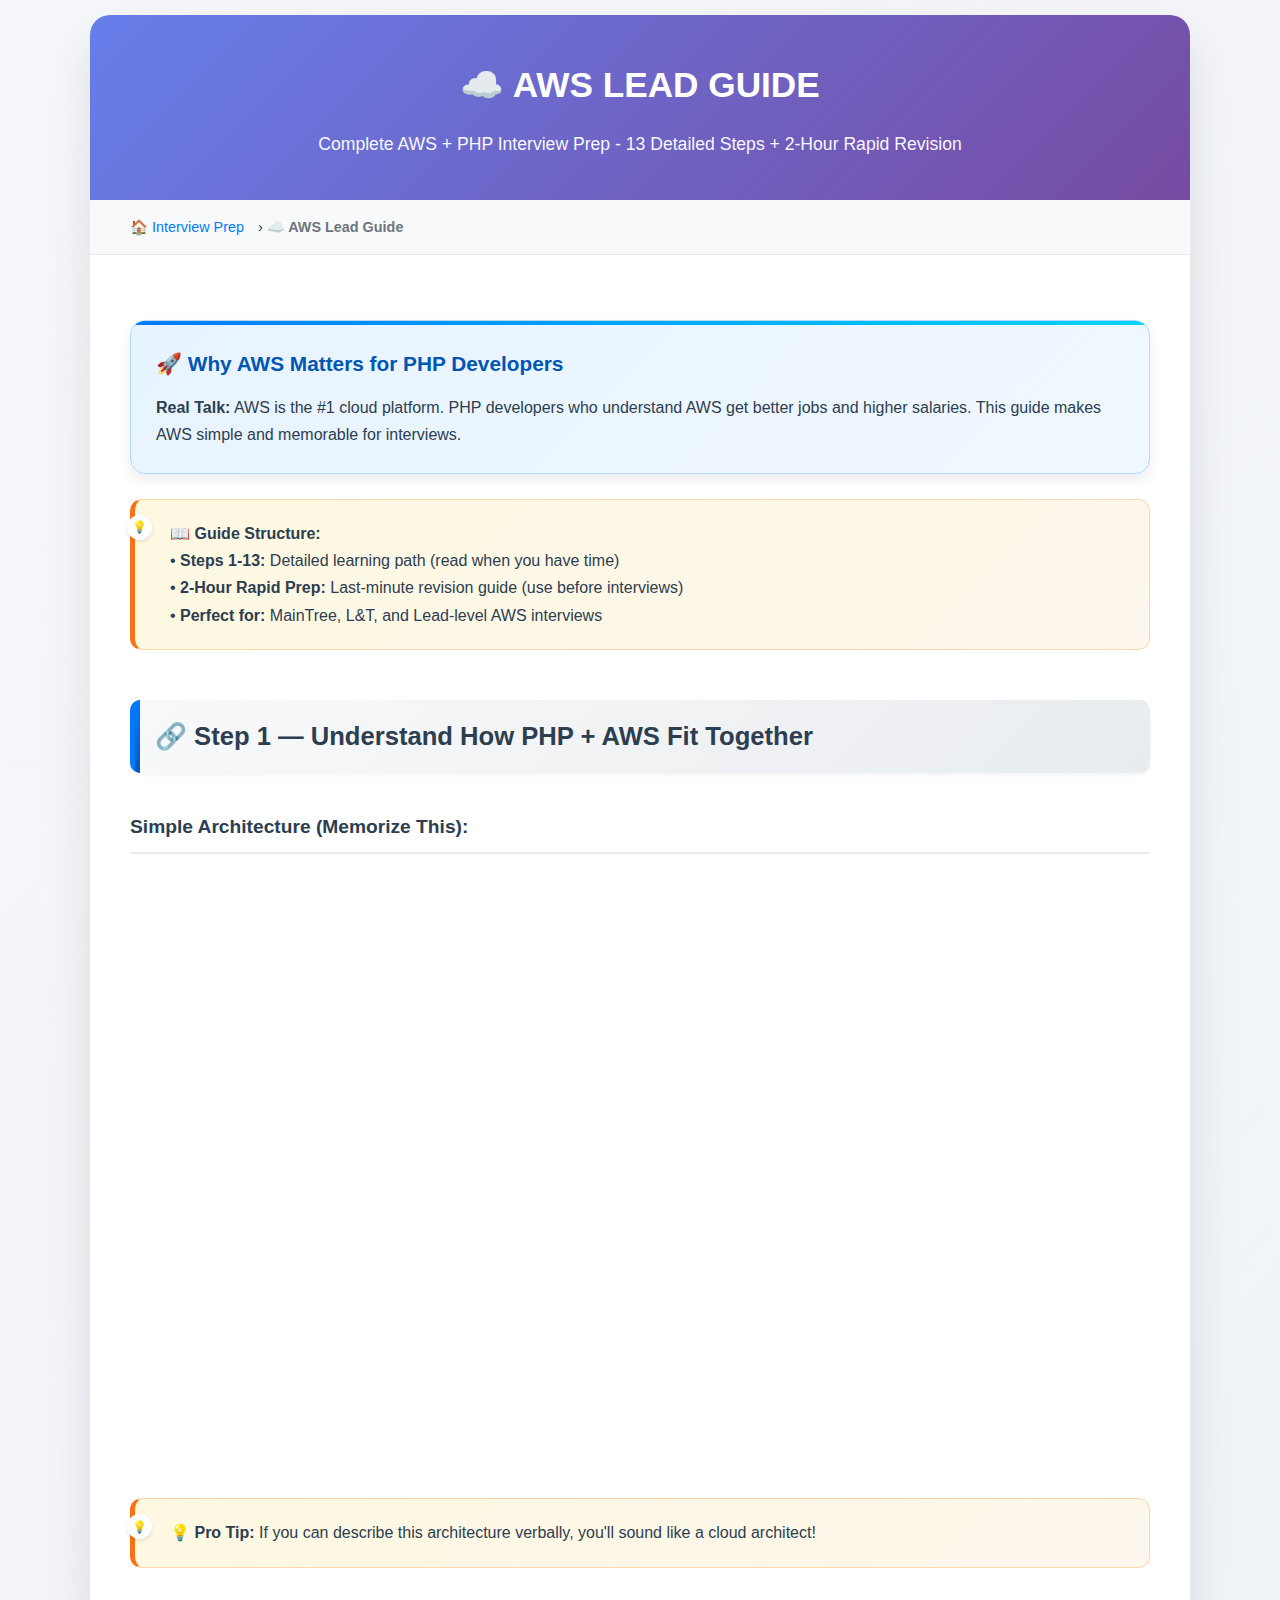
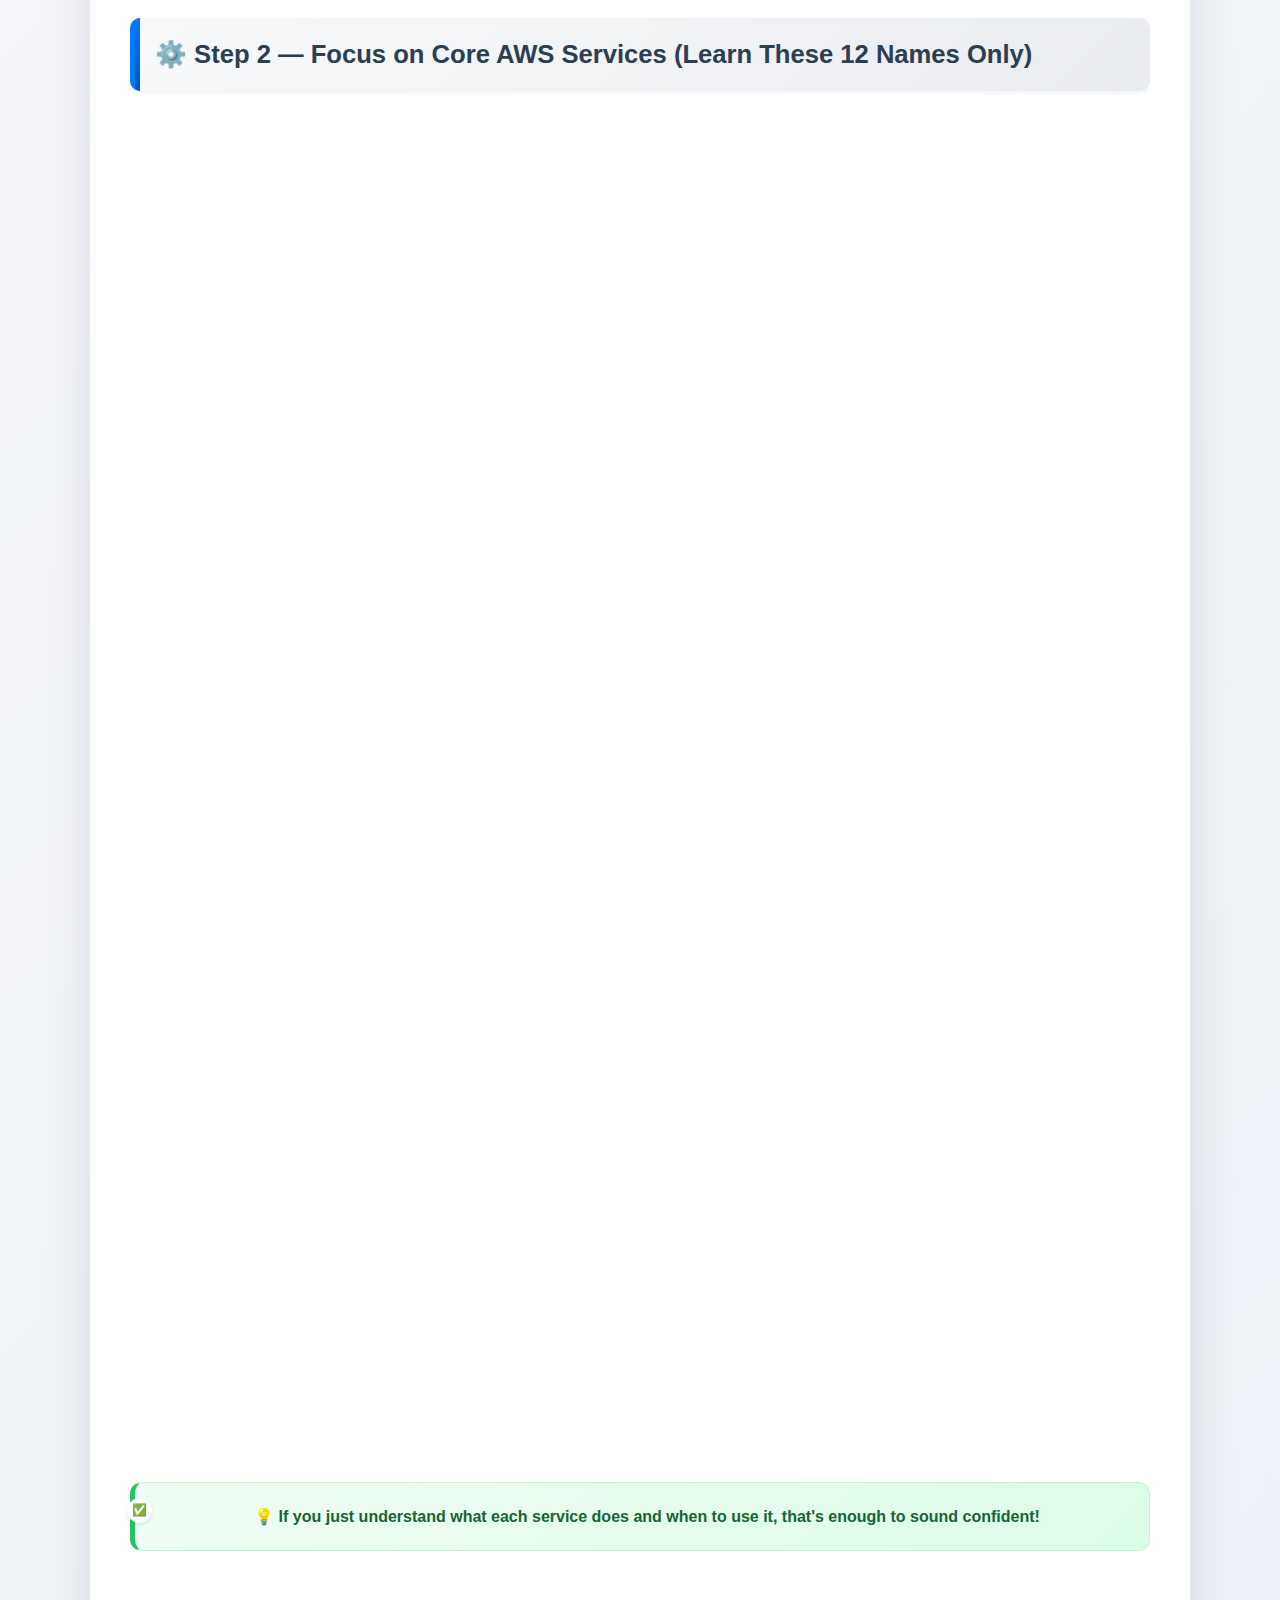
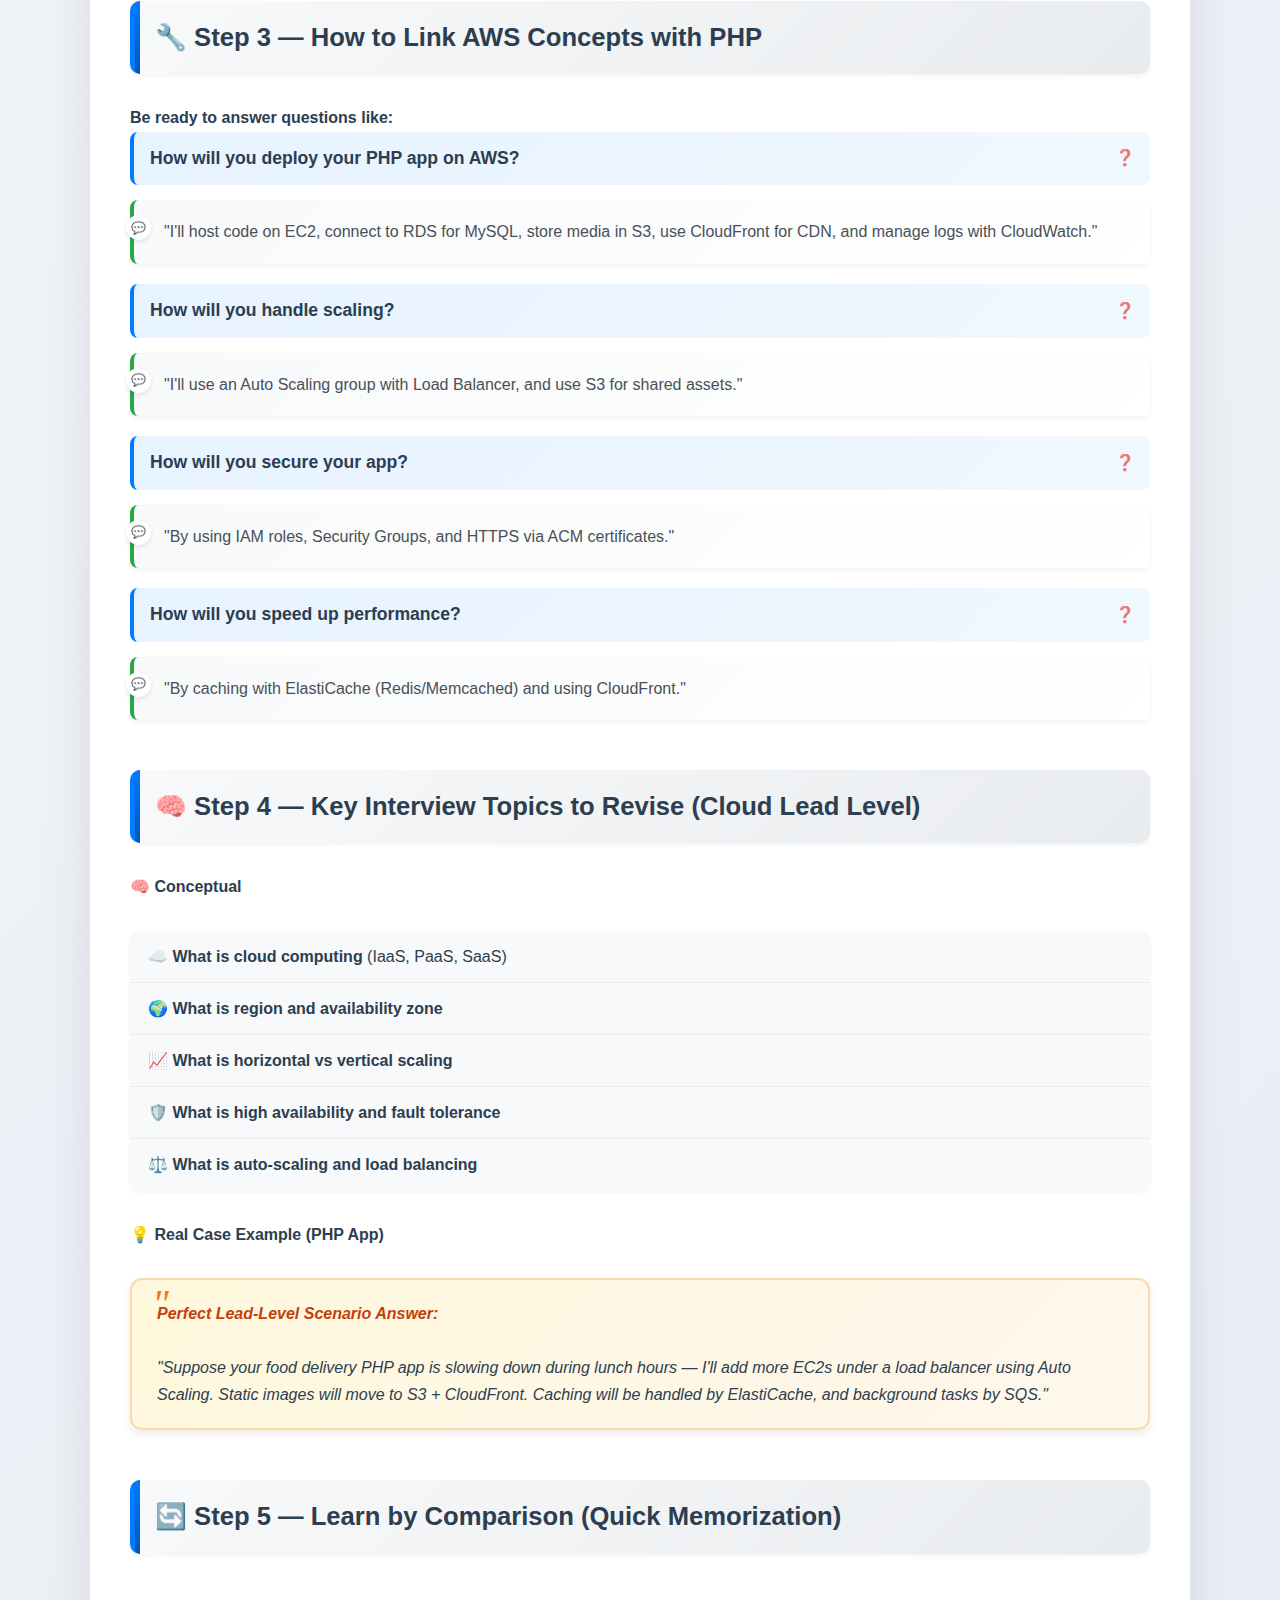
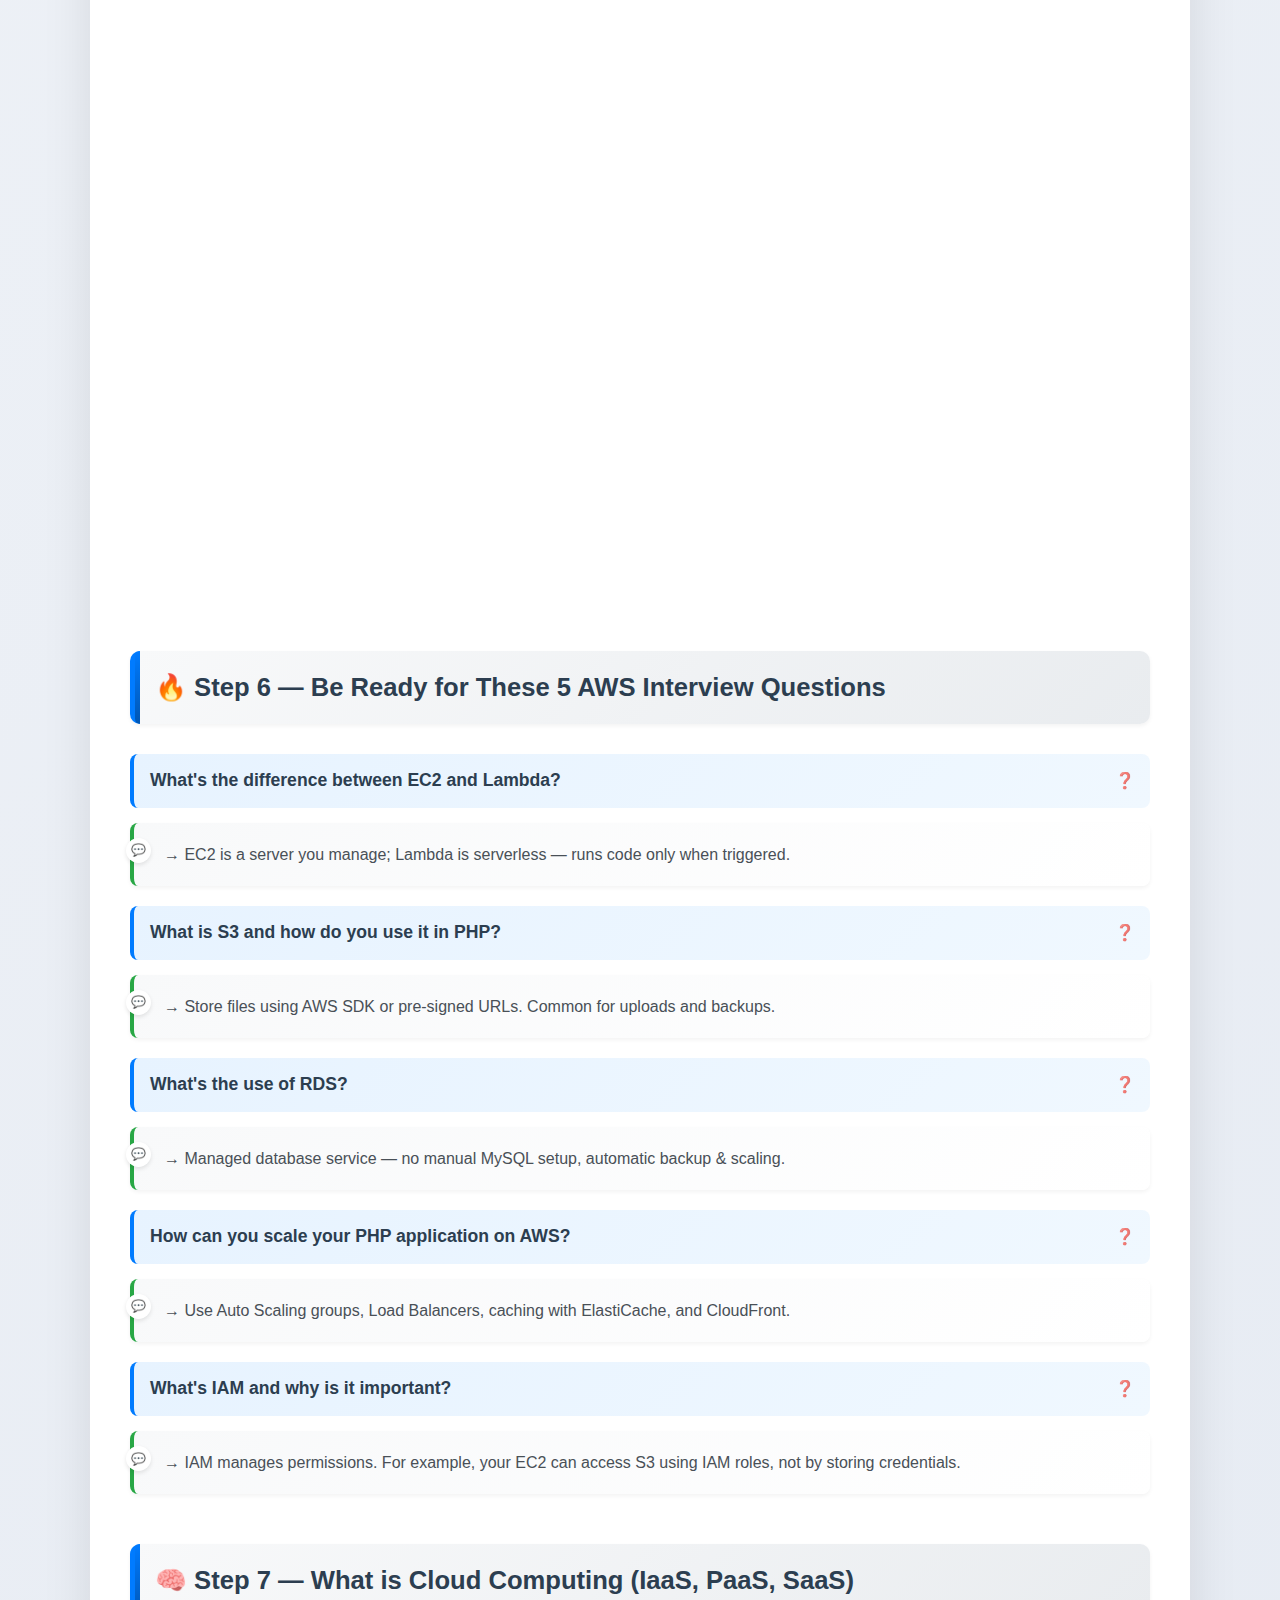
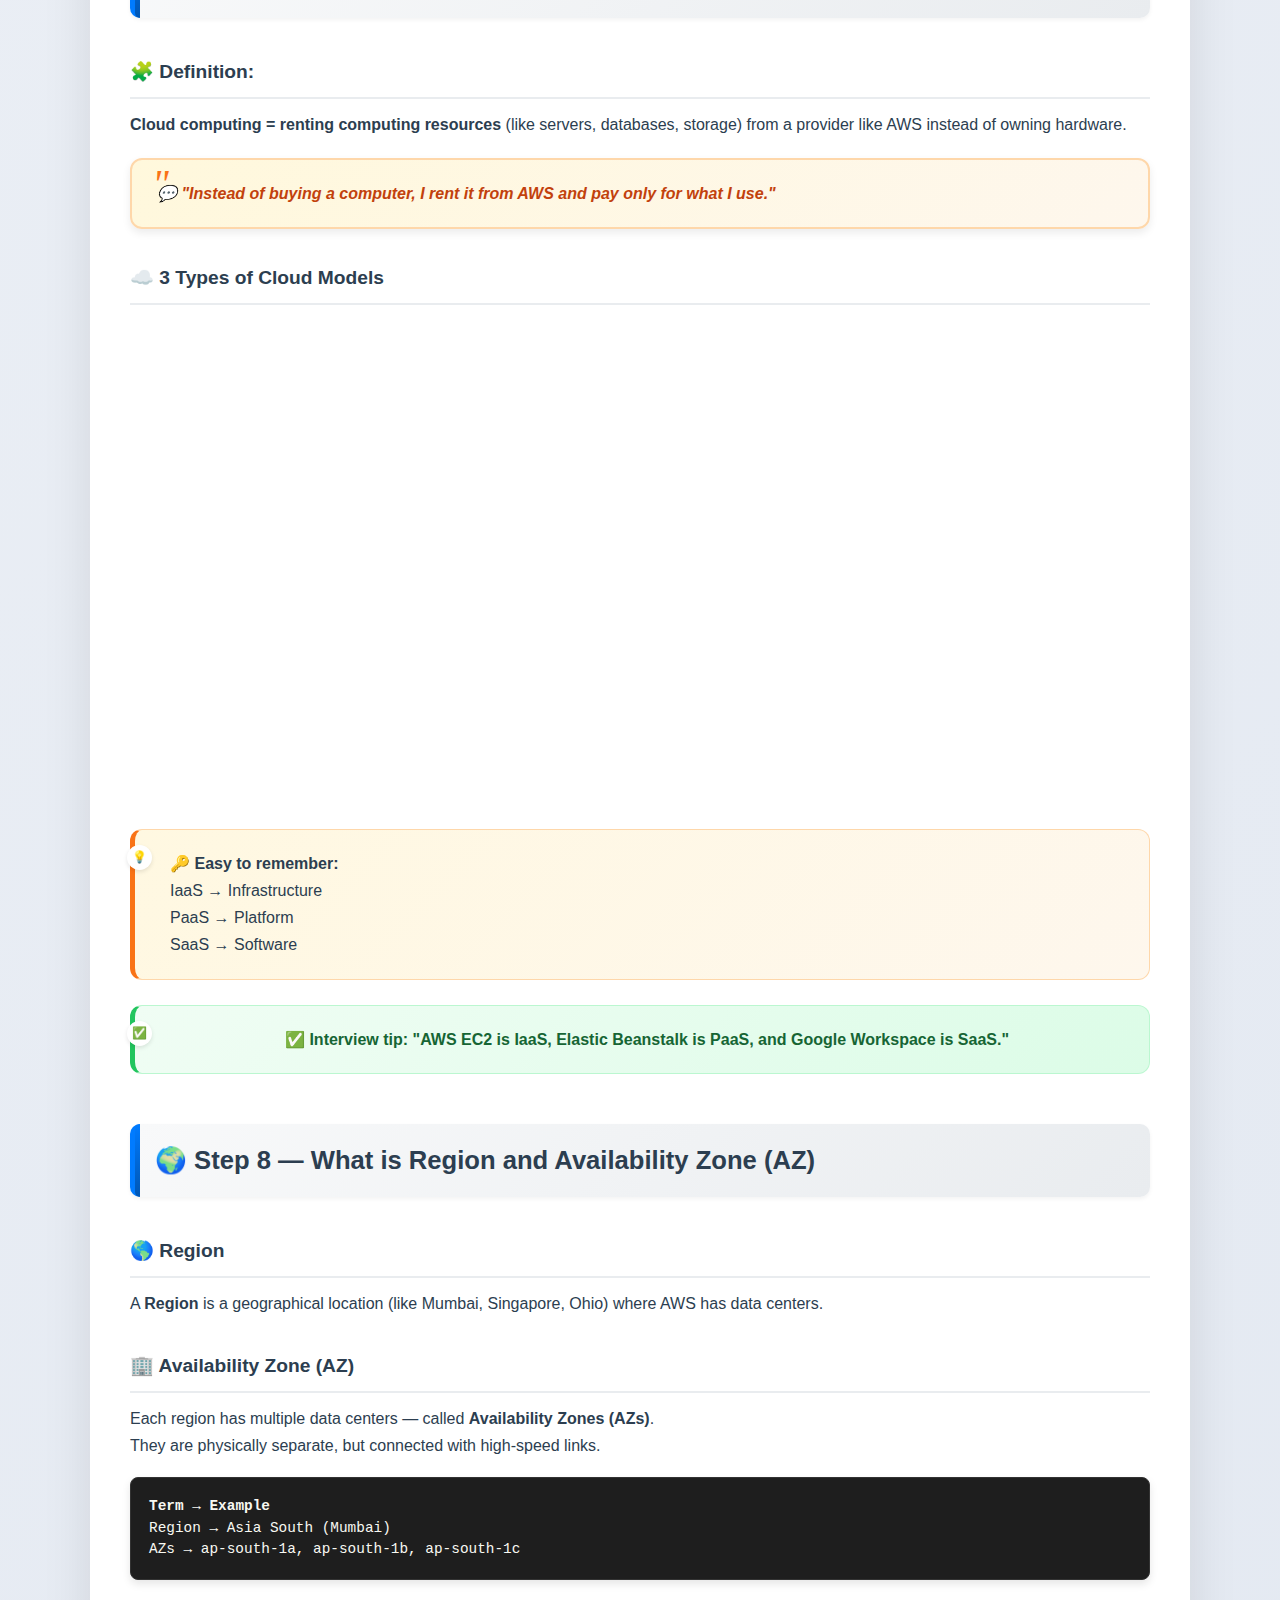
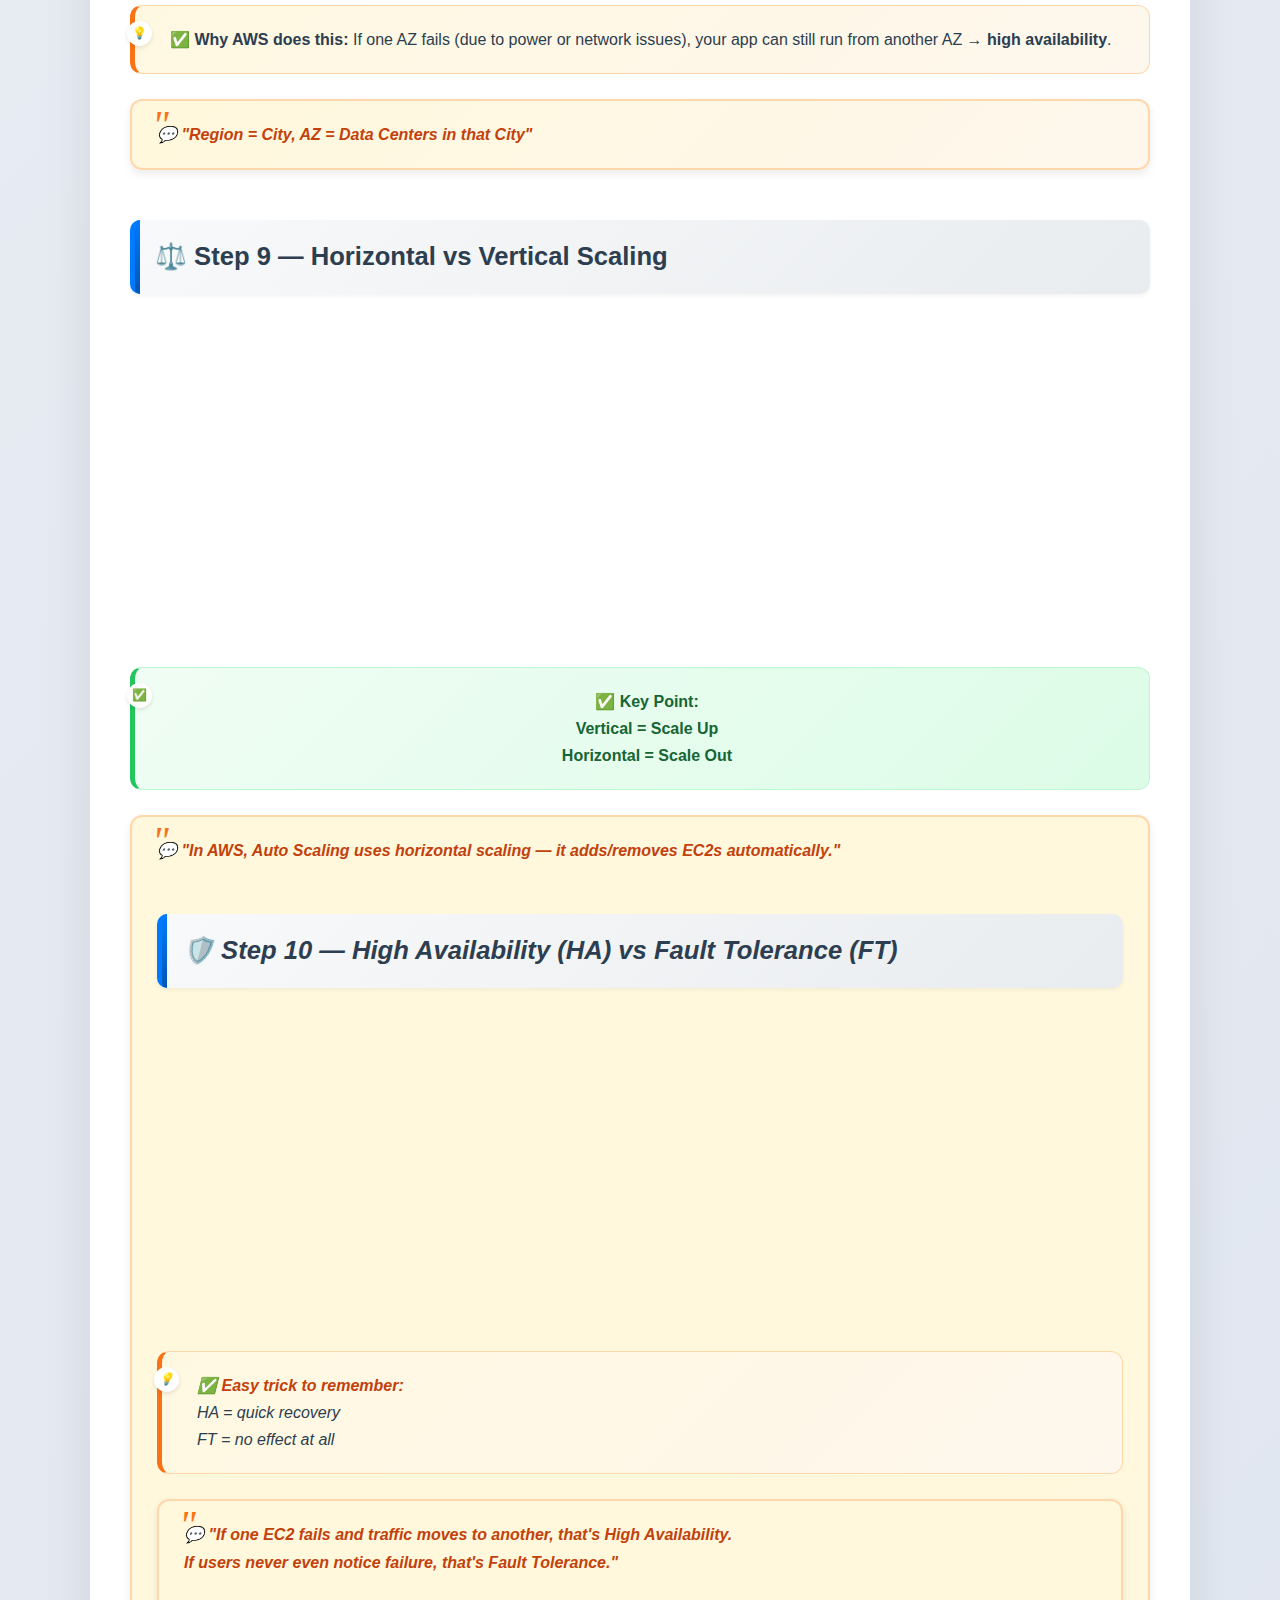
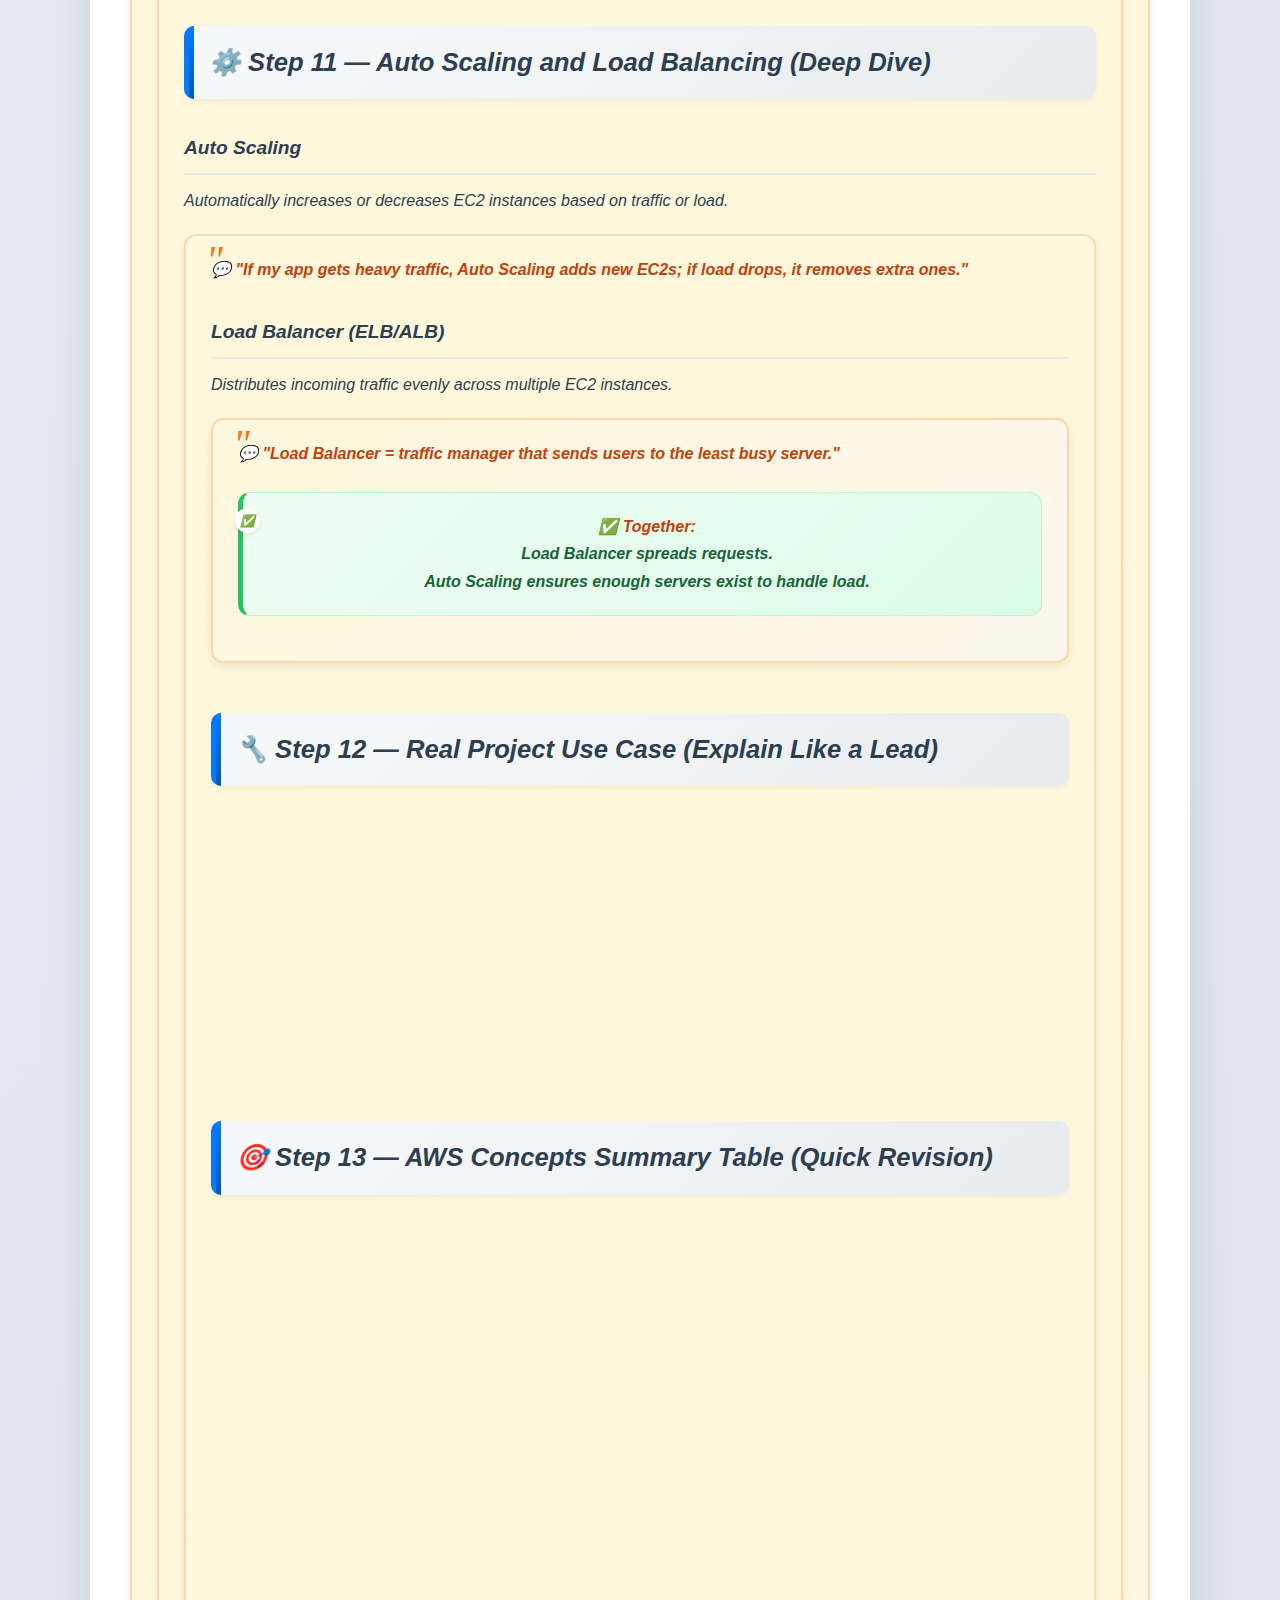
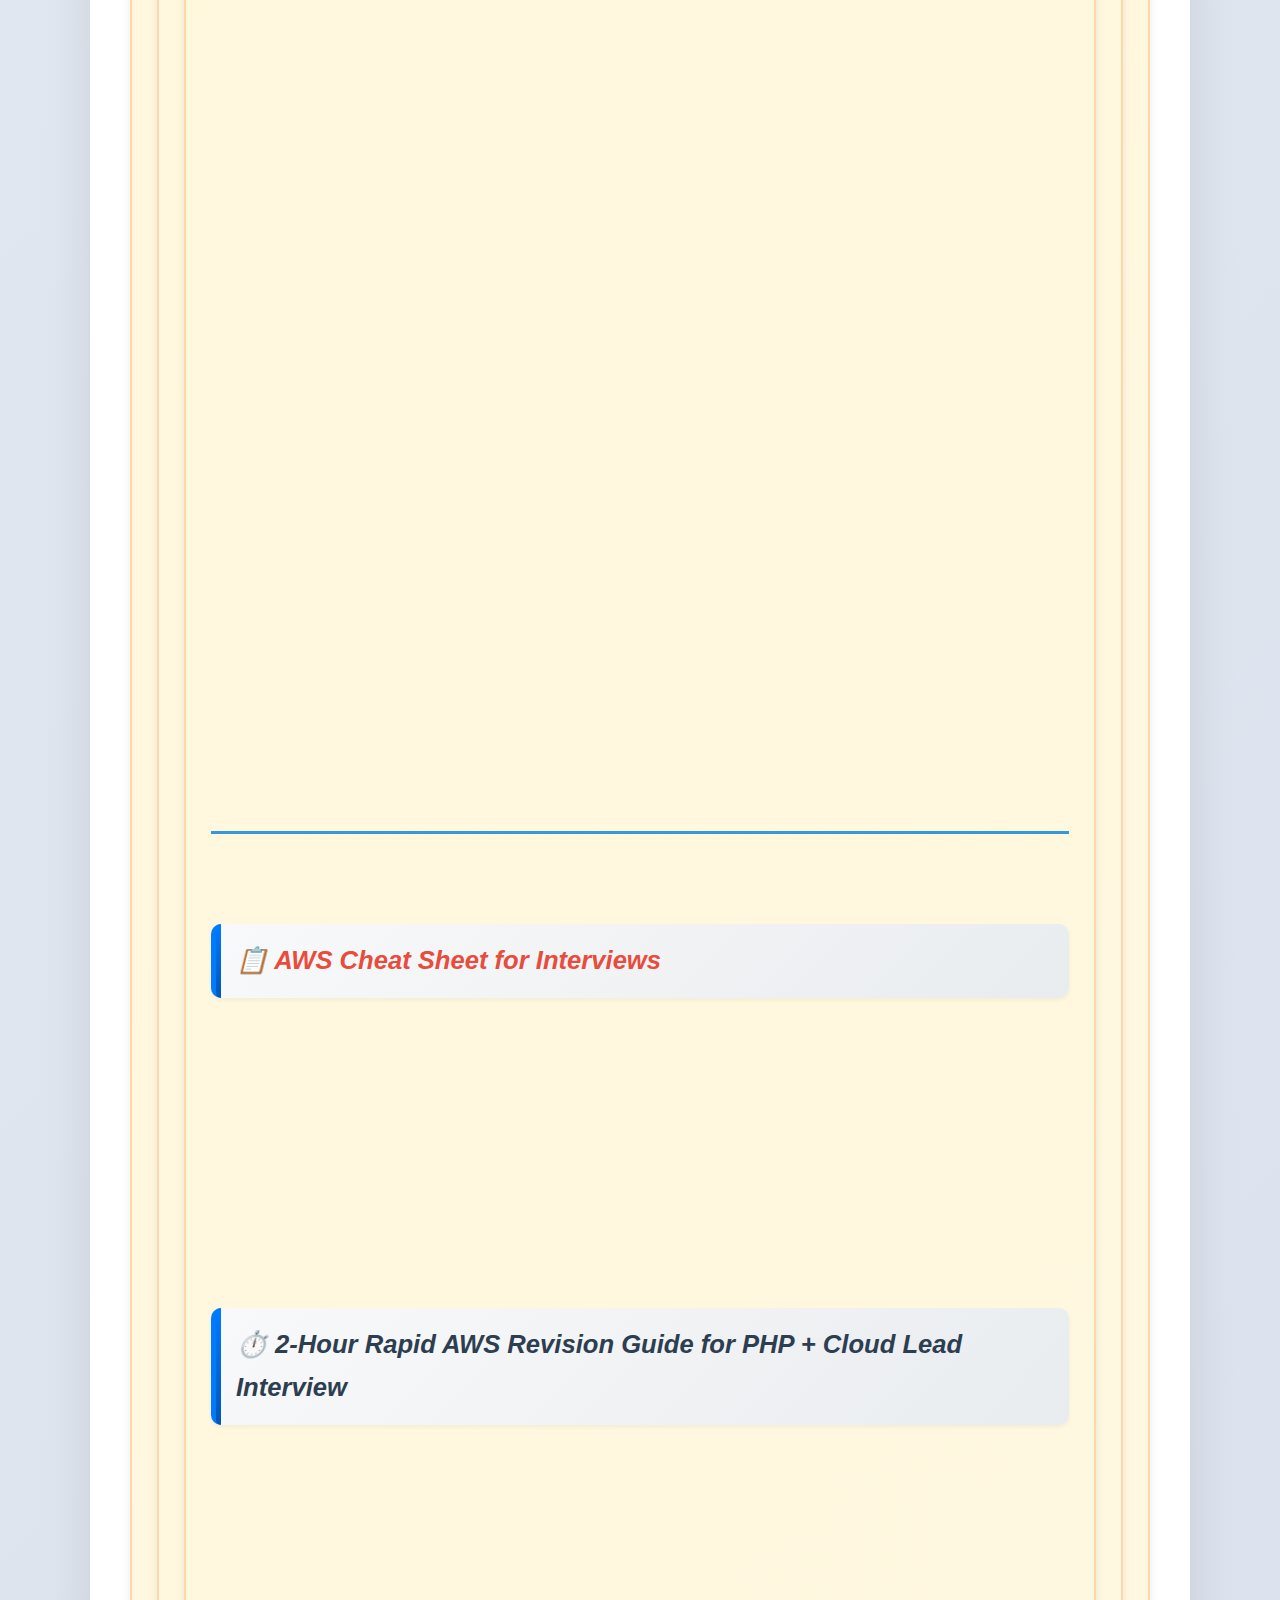
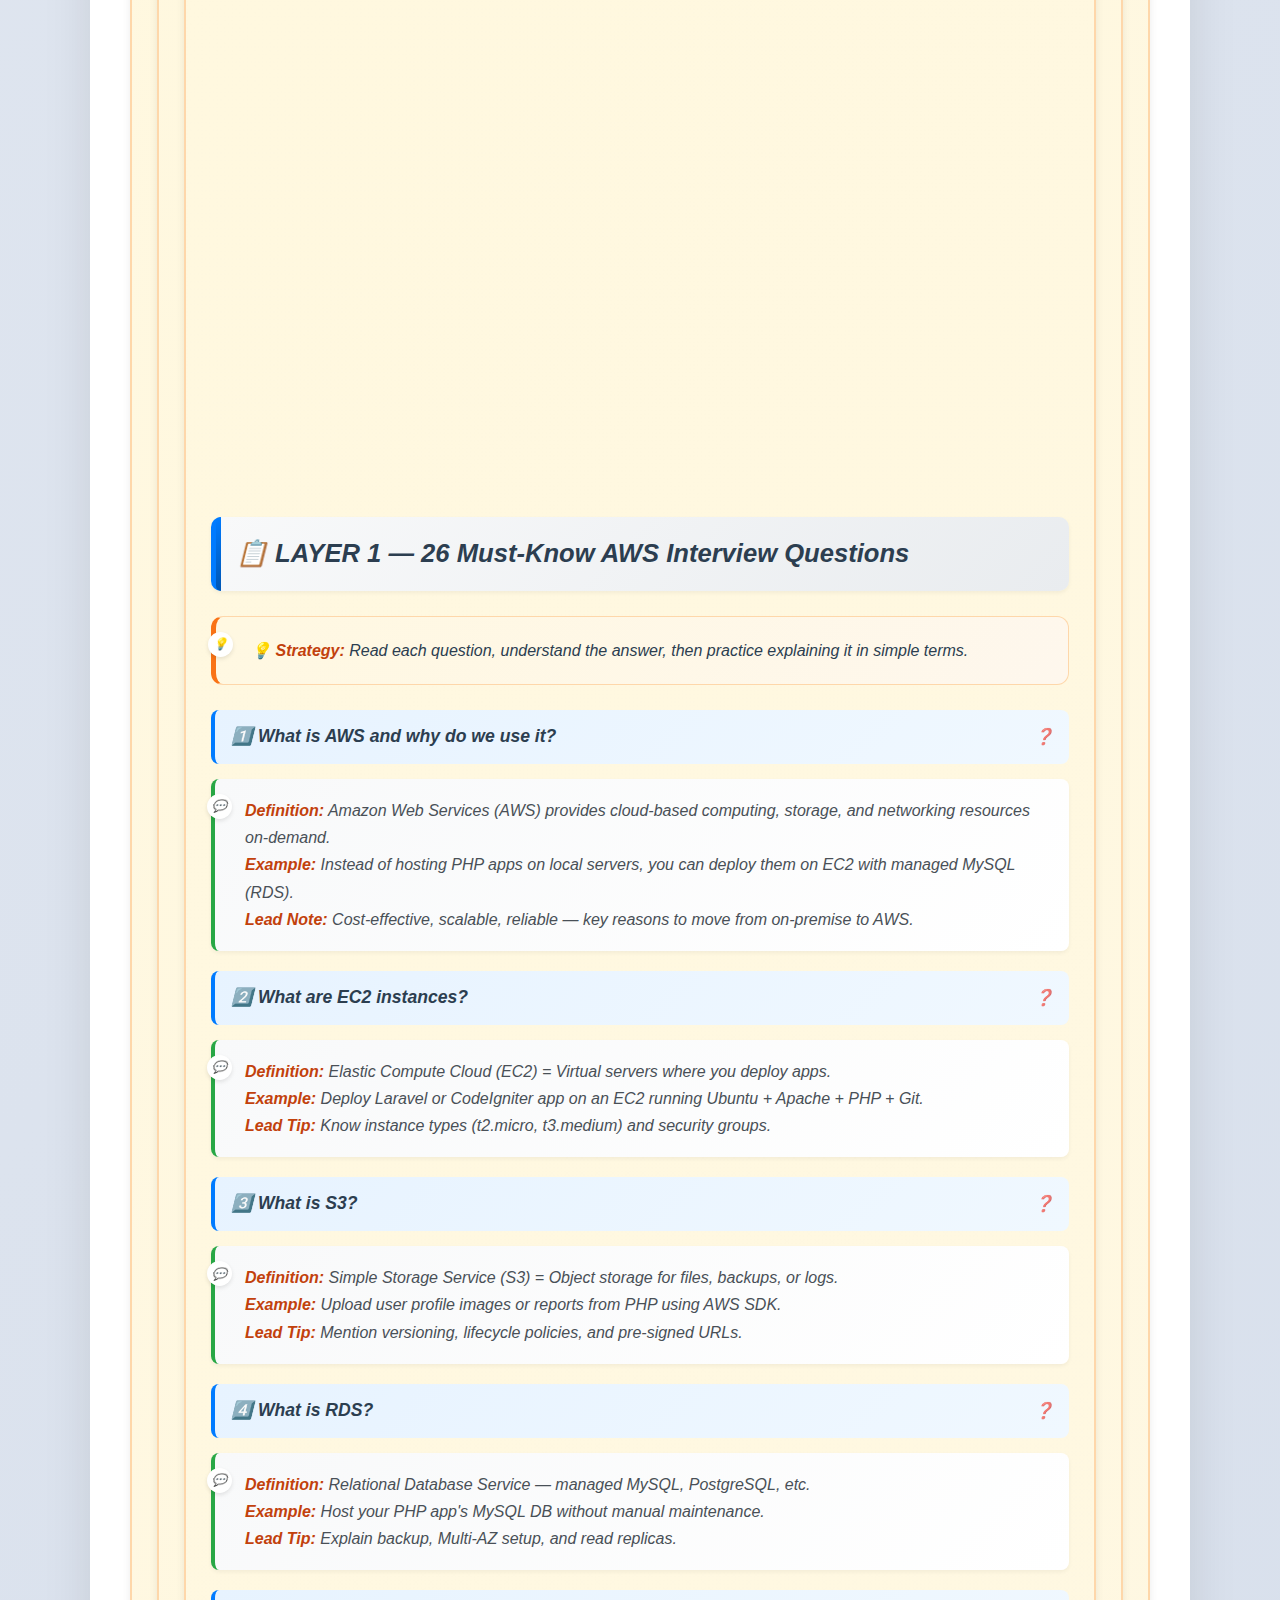
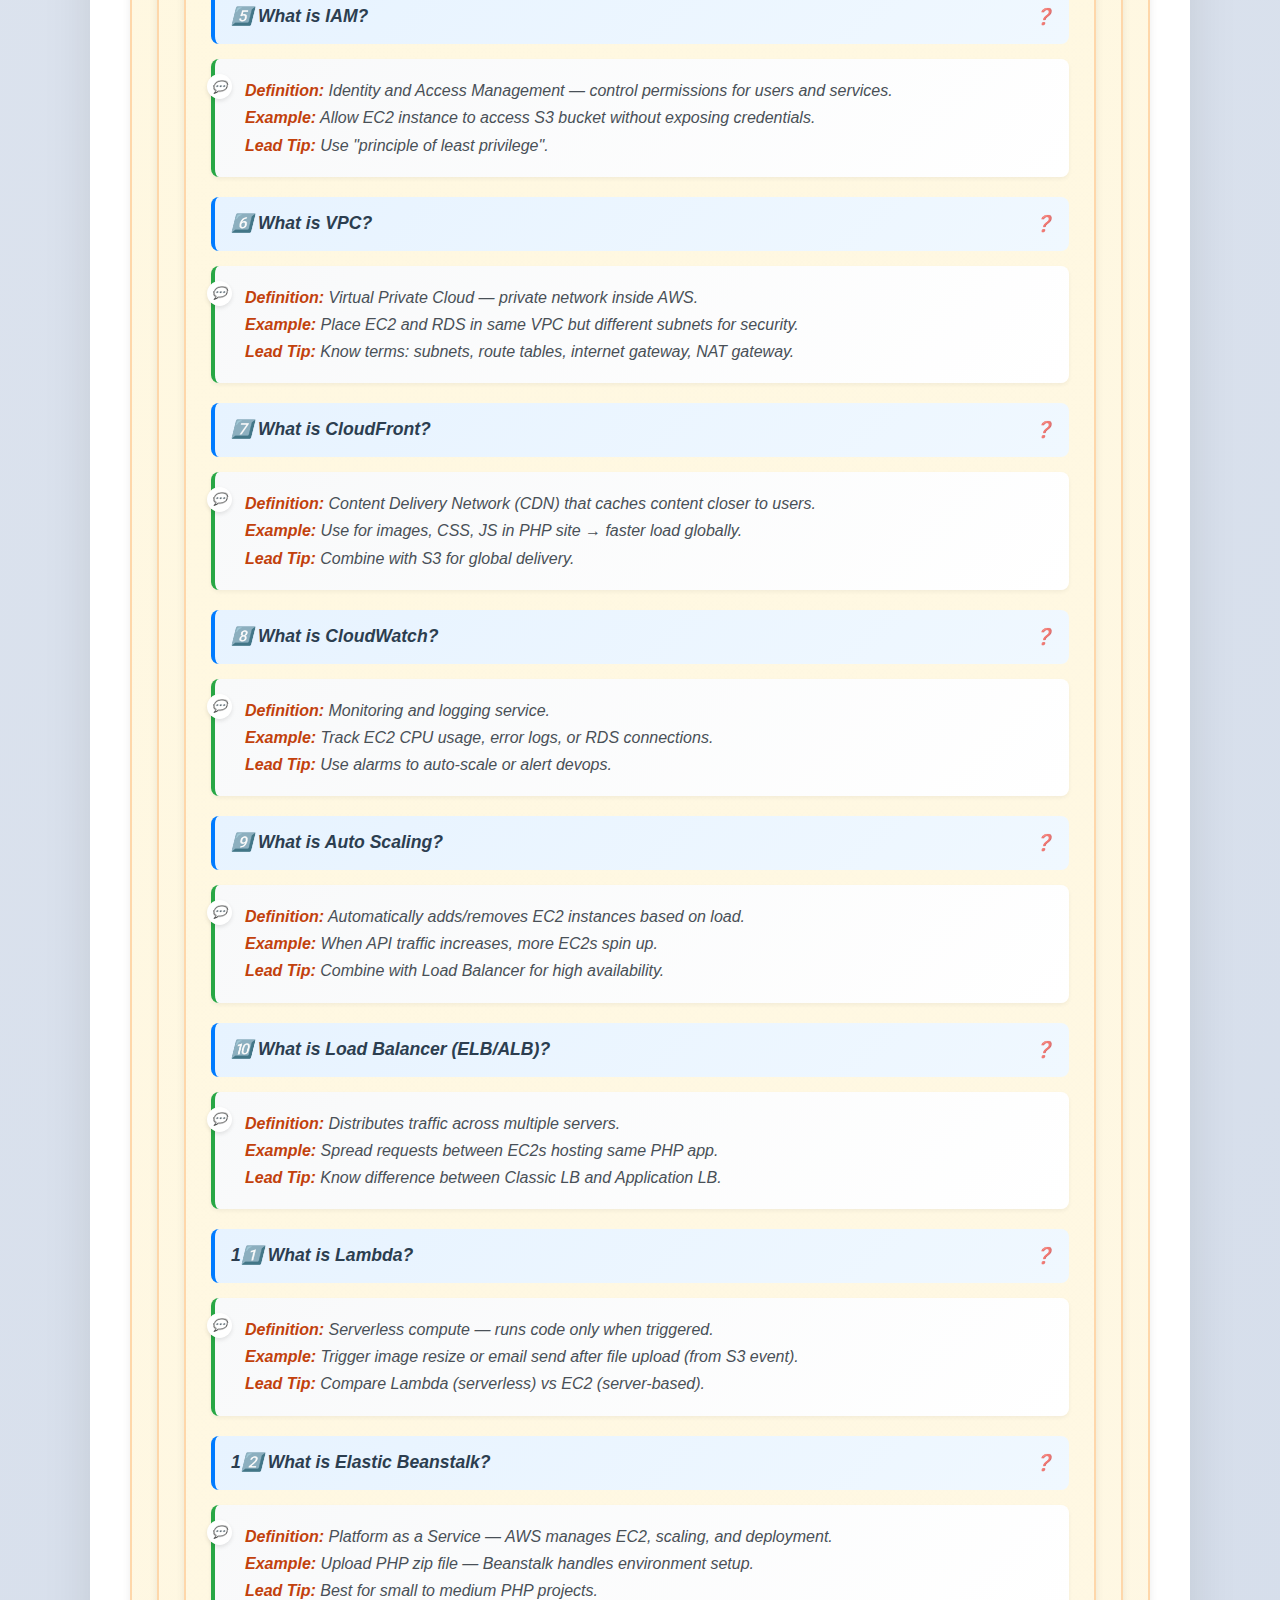
<file: AWS_lead.html>
<!DOCTYPE html>
<html lang="en">
<head>
    <meta charset="UTF-8">
    <meta name="viewport" content="width=device-width, initial-scale=1.0">
    <title>AWS Lead Guide - PHP Developer Interview Prep</title>
    <style>
        * {
            margin: 0;
            padding: 0;
            box-sizing: border-box;
        }

        body {
            font-family: 'Segoe UI', Tahoma, Geneva, Verdana, sans-serif;
            line-height: 1.7;
            color: #2c3e50;
            background: linear-gradient(135deg, #f5f7fa 0%, #c3cfe2 100%);
            min-height: 100vh;
            padding: 15px;
        }

        .container {
            max-width: 1100px;
            margin: 0 auto;
            background: white;
            border-radius: 20px;
            box-shadow: 0 25px 50px rgba(0,0,0,0.1);
            overflow: hidden;
            position: relative;
        }

        .header {
            background: linear-gradient(135deg, #667eea 0%, #764ba2 100%);
            color: white;
            padding: 40px 30px;
            text-align: center;
            position: relative;
            overflow: hidden;
        }

        .header::before {
            content: '';
            position: absolute;
            top: 0;
            left: 0;
            right: 0;
            bottom: 0;
            background: url('data:image/svg+xml,<svg xmlns="http://www.w3.org/2000/svg" viewBox="0 0 100 100"><defs><pattern id="grain" width="100" height="100" patternUnits="userSpaceOnUse"><circle cx="25" cy="25" r="1" fill="rgba(255,255,255,0.1)"/><circle cx="75" cy="75" r="1" fill="rgba(255,255,255,0.1)"/><circle cx="50" cy="10" r="0.5" fill="rgba(255,255,255,0.1)"/></pattern></defs><rect width="100" height="100" fill="url(%23grain)"/></svg>');
            opacity: 0.1;
        }

        .header h1 {
            font-size: 2.2em;
            margin-bottom: 15px;
            font-weight: 700;
            position: relative;
            z-index: 1;
        }

        .header p {
            font-size: 1.1em;
            opacity: 0.95;
            position: relative;
            z-index: 1;
        }

        .content {
            padding: 40px;
        }

        /* Navigation breadcrumb */
        .nav-breadcrumb {
            background: #f8f9fa;
            padding: 15px 40px;
            border-bottom: 1px solid #e9ecef;
            font-size: 0.9em;
        }

        .nav-breadcrumb a {
            color: #007bff;
            text-decoration: none;
            margin-right: 10px;
        }

        .nav-breadcrumb a:hover {
            text-decoration: underline;
        }

        .nav-breadcrumb .current {
            color: #6c757d;
            font-weight: 600;
        }

        .table-container {
            overflow-x: auto;
            margin-top: 20px;
        }

        table {
            width: 100%;
            border-collapse: collapse;
            margin-bottom: 25px;
            background: white;
            border-radius: 12px;
            overflow: hidden;
            box-shadow: 0 6px 12px rgba(0,0,0,0.08);
            border: 1px solid #e9ecef;
        }

        th, td {
            padding: 16px 18px;
            text-align: left;
            border-bottom: 1px solid #e9ecef;
            vertical-align: top;
        }

        th {
            background: linear-gradient(135deg, #495057 0%, #343a40 100%);
            color: white;
            font-weight: 600;
            font-size: 0.9em;
            text-transform: uppercase;
            letter-spacing: 0.8px;
            position: relative;
        }

        tr:nth-child(even) {
            background: #f8f9fa;
        }

        tr:hover {
            background: #e3f2fd;
            transform: translateY(-1px);
            box-shadow: 0 2px 4px rgba(0,0,0,0.05);
            transition: all 0.2s ease;
        }

        .table-container {
            overflow-x: auto;
            margin: 20px 0;
            border-radius: 12px;
        }

        .topic {
            font-weight: 600;
            color: #2c3e50;
            font-size: 1.1em;
        }

        .definition {
            color: #495057;
            line-height: 1.5;
        }

        .example {
            background: #f1f8e9;
            border-left: 4px solid #4caf50;
            padding: 10px 15px;
            margin: 5px 0;
            font-family: 'Courier New', monospace;
            font-size: 0.95em;
            border-radius: 0 4px 4px 0;
        }

        .footer {
            background: linear-gradient(135deg, #2c3e50 0%, #34495e 100%);
            color: white;
            text-align: center;
            padding: 30px;
            font-size: 0.95em;
            position: relative;
            overflow: hidden;
        }

        .footer::before {
            content: '';
            position: absolute;
            top: 0;
            left: 0;
            right: 0;
            bottom: 0;
            background: url('data:image/svg+xml,<svg xmlns="http://www.w3.org/2000/svg" viewBox="0 0 100 100"><defs><pattern id="footer-pattern" width="20" height="20" patternUnits="userSpaceOnUse"><circle cx="10" cy="10" r="1" fill="rgba(255,255,255,0.1)"/></pattern></defs><rect width="100" height="100" fill="url(%23footer-pattern)"/></svg>');
            opacity: 0.3;
        }

        .footer p {
            position: relative;
            z-index: 1;
            margin: 0;
        }

        /* AWS Lead Guide Styles */
        .section-title {
            font-size: 1.6em;
            color: #2c3e50;
            margin: 50px 0 25px 0;
            padding: 15px 20px;
            background: linear-gradient(135deg, #f8f9fa 0%, #e9ecef 100%);
            border-radius: 10px;
            border-left: 5px solid #007bff;
            font-weight: 600;
            box-shadow: 0 2px 4px rgba(0,0,0,0.05);
            position: relative;
        }

        .section-title::before {
            content: '';
            position: absolute;
            left: 0;
            top: 0;
            bottom: 0;
            width: 5px;
            background: linear-gradient(to bottom, #007bff, #0056b3);
            border-radius: 10px 0 0 10px;
        }

        .aws-intro {
            margin-bottom: 40px;
        }

        .content > * {
            margin-bottom: 30px;
        }

        .content > *:last-child {
            margin-bottom: 0;
        }

        .highlight-box {
            background: linear-gradient(135deg, #e7f3ff 0%, #f0f8ff 100%);
            border: 1px solid #b3d9ff;
            border-radius: 15px;
            padding: 25px;
            margin: 25px 0;
            box-shadow: 0 6px 12px rgba(0,0,0,0.08);
            position: relative;
            overflow: hidden;
        }

        .highlight-box::before {
            content: '';
            position: absolute;
            top: 0;
            left: 0;
            width: 100%;
            height: 4px;
            background: linear-gradient(90deg, #007bff, #00d4ff);
        }

        .highlight-box h3 {
            color: #0056b3;
            margin-bottom: 12px;
            font-size: 1.3em;
            font-weight: 700;
        }

        .aws-definition h4 {
            color: #2c3e50;
            margin: 25px 0 12px 0;
            font-size: 1.2em;
            font-weight: 600;
            padding: 8px 0;
            border-bottom: 2px solid #e9ecef;
        }

        .emoji-list {
            list-style: none;
            padding: 0;
            background: #f8f9fa;
            border-radius: 10px;
            overflow: hidden;
            box-shadow: 0 2px 4px rgba(0,0,0,0.05);
        }

        .emoji-list li {
            padding: 12px 18px;
            border-bottom: 1px solid #e9ecef;
            transition: background 0.2s ease;
        }

        .emoji-list li:hover {
            background: #e3f2fd;
        }

        .emoji-list li:last-child {
            border-bottom: none;
        }

        .code-example {
            background: #1e1e1e;
            color: #f8f8f2;
            border: 1px solid #333;
            border-radius: 8px;
            padding: 18px;
            margin: 18px 0;
            font-family: 'Consolas', 'Monaco', 'Courier New', monospace;
            font-size: 0.9em;
            line-height: 1.5;
            overflow-x: auto;
            box-shadow: 0 4px 8px rgba(0,0,0,0.1);
        }

        .tip-box {
            background: linear-gradient(135deg, #fff8e1 0%, #fef7ed 100%);
            border: 1px solid #fed7aa;
            border-radius: 12px;
            padding: 20px 25px 20px 35px;
            margin: 25px 0;
            border-left: 5px solid #f97316;
            position: relative;
        }

        .tip-box::before {
            content: '💡';
            position: absolute;
            top: 15px;
            left: -8px;
            background: white;
            border-radius: 50%;
            width: 25px;
            height: 25px;
            display: flex;
            align-items: center;
            justify-content: center;
            font-size: 12px;
            box-shadow: 0 2px 4px rgba(0,0,0,0.1);
            z-index: 2;
        }

        .success-box {
            background: linear-gradient(135deg, #f0fdf4 0%, #dcfce7 100%);
            border: 1px solid #bbf7d0;
            border-radius: 12px;
            padding: 20px 25px 20px 35px;
            margin: 25px 0;
            border-left: 5px solid #22c55e;
            text-align: center;
            font-weight: 600;
            color: #166534;
            position: relative;
        }

        .success-box::before {
            content: '✅';
            position: absolute;
            top: 15px;
            left: -8px;
            background: white;
            border-radius: 50%;
            width: 25px;
            height: 25px;
            display: flex;
            align-items: center;
            justify-content: center;
            font-size: 12px;
            box-shadow: 0 2px 4px rgba(0,0,0,0.1);
            z-index: 2;
        }

        .architecture-table .step {
            text-align: center;
            font-weight: bold;
            color: #1565c0;
            background: #e3f2fd;
        }

        .interview-questions {
            margin: 25px 0;
        }

        .interview-questions .question {
            font-weight: 700;
            color: #2c3e50;
            font-size: 1.1em;
            margin-bottom: 8px;
            padding: 12px 16px;
            background: linear-gradient(135deg, #e7f3ff 0%, #f0f8ff 100%);
            border-radius: 8px;
            border-left: 4px solid #007bff;
            position: relative;
        }

        .interview-questions .question::before {
            content: '❓';
            position: absolute;
            right: 15px;
            top: 50%;
            transform: translateY(-50%);
            font-size: 16px;
            opacity: 0.7;
        }

        .interview-questions .answer {
            background: linear-gradient(135deg, #f8f9fa 0%, #ffffff 100%);
            border-left: 4px solid #28a745;
            padding: 18px 20px 18px 30px;
            color: #495057;
            margin-bottom: 20px;
            border-radius: 8px;
            box-shadow: 0 2px 4px rgba(0,0,0,0.05);
            position: relative;
            margin-top: 15px;
        }

        .interview-questions .answer::before {
            content: '💬';
            position: absolute;
            left: -8px;
            top: 15px;
            background: white;
            border-radius: 50%;
            width: 25px;
            height: 25px;
            display: flex;
            align-items: center;
            justify-content: center;
            font-size: 12px;
            box-shadow: 0 2px 4px rgba(0,0,0,0.1);
            z-index: 2;
        }

        .study-plan .day {
            text-align: center;
            font-weight: bold;
            color: #1565c0;
            background: #e8f4fd;
        }

        .architecture-example {
            background: linear-gradient(135deg, #f8f9fa 0%, #ffffff 100%);
            border-radius: 15px;
            padding: 25px;
            margin: 25px 0;
            border: 2px solid #e9ecef;
            box-shadow: 0 4px 8px rgba(0,0,0,0.06);
            position: relative;
            overflow: hidden;
        }

        .architecture-example::before {
            content: '';
            position: absolute;
            top: 0;
            left: 0;
            width: 100%;
            height: 4px;
            background: linear-gradient(90deg, #17a2b8, #20c997);
        }

        .architecture-example h4 {
            color: #2c3e50;
            margin-bottom: 18px;
            font-size: 1.2em;
            font-weight: 700;
            display: flex;
            align-items: center;
        }

        .architecture-example h4::before {
            content: '🏗️';
            margin-right: 10px;
            font-size: 1.1em;
        }

        .quote-box {
            background: linear-gradient(135deg, #fff8dc 0%, #fef7ed 100%);
            border: 2px solid #fed7aa;
            border-radius: 12px;
            padding: 20px 25px;
            margin: 20px 0;
            font-style: italic;
            color: #2c3e50;
            box-shadow: 0 4px 8px rgba(0,0,0,0.08);
            position: relative;
        }

        .quote-box::before {
            content: '"';
            position: absolute;
            top: -10px;
            left: 20px;
            font-size: 40px;
            color: #f97316;
            font-family: 'Georgia', serif;
        }

        .quote-box strong {
            color: #c2410c;
            font-weight: 700;
        }

        /* Cheat Sheet Section Styles */
        .cheat-sheet-section {
            margin-top: 50px;
            padding-top: 40px;
            border-top: 3px solid #3498db;
        }

        .cheat-sheet-section .section-title {
            color: #e74c3c;
            border-bottom-color: #e74c3c;
        }

        .cheat-sheet-section .highlight-box {
            background: linear-gradient(135deg, #ffeaa7 0%, #fab1a0 100%);
            border-color: #e17055;
        }

        .cheat-sheet-section .highlight-box h3 {
            color: #d63031;
        }

        .cheat-sheet-section .topic {
            font-weight: 700;
            color: #2c3e50;
        }

        .cheat-sheet-section .lead-tip {
            background: #ffeaa7;
            border-left-color: #d63031;
            color: #d63031;
            font-weight: 600;
        }

        /* Scroll to top button */
        .scroll-to-top {
            position: fixed;
            bottom: 30px;
            right: 30px;
            width: 50px;
            height: 50px;
            background: linear-gradient(135deg, #007bff, #0056b3);
            color: white;
            border: none;
            border-radius: 50%;
            cursor: pointer;
            font-size: 20px;
            box-shadow: 0 4px 8px rgba(0,0,0,0.2);
            transition: all 0.3s ease;
            z-index: 1000;
            display: none;
        }

        .scroll-to-top:hover {
            transform: translateY(-2px);
            box-shadow: 0 6px 12px rgba(0,0,0,0.3);
        }

        @media (max-width: 768px) {
            body {
                padding: 10px;
            }

            .container {
                max-width: 100%;
                border-radius: 15px;
            }

            .header h1 {
                font-size: 1.8em;
            }

            .header p {
                font-size: 1em;
            }

            .content {
                padding: 25px;
            }

            .nav-breadcrumb {
                padding: 12px 25px;
                font-size: 0.85em;
            }

            .section-title {
                font-size: 1.4em;
                padding: 12px 16px;
                margin: 50px 0 25px 0;
            }

            .content > * {
                margin-bottom: 25px;
            }

            th, td {
                padding: 12px;
                font-size: 0.85em;
            }

            .highlight-box {
                padding: 20px;
            }

            .tip-box, .success-box {
                padding: 16px 20px;
            }

            .architecture-example {
                padding: 20px;
            }

            .interview-questions .question {
                font-size: 1em;
                padding: 10px 14px;
                margin-bottom: 12px;
            }

            .interview-questions .answer {
                padding: 15px 18px 15px 28px;
                margin-top: 12px;
                margin-bottom: 25px;
            }

            .interview-questions .answer::before {
                left: -6px;
                top: 12px;
                width: 20px;
                height: 20px;
                font-size: 10px;
            }

            .tip-box {
                padding: 16px 20px 16px 30px;
            }

            .tip-box::before {
                left: -6px;
                top: 12px;
                width: 20px;
                height: 20px;
                font-size: 10px;
            }

            .success-box {
                padding: 16px 20px 16px 30px;
            }

            .success-box::before {
                left: -6px;
                top: 12px;
                width: 20px;
                height: 20px;
                font-size: 10px;
            }

            .scroll-to-top {
                bottom: 20px;
                right: 20px;
                width: 45px;
                height: 45px;
                font-size: 18px;
            }

            .footer {
                padding: 25px;
                font-size: 0.9em;
            }
        }
    </style>
</head>
<body>
    <div class="container">
        <div class="header">
            <h1>☁️ AWS LEAD GUIDE</h1>
            <p>Complete AWS + PHP Interview Prep - 13 Detailed Steps + 2-Hour Rapid Revision</p>
        </div>

        <div class="nav-breadcrumb">
            <a href="index.html">🏠 Interview Prep</a> › <span class="current">☁️ AWS Lead Guide</span>
        </div>

        <div class="content">
            <div class="aws-intro">
                <div class="highlight-box">
                    <h3>🚀 Why AWS Matters for PHP Developers</h3>
                    <p><strong>Real Talk:</strong> AWS is the #1 cloud platform. PHP developers who understand AWS get better jobs and higher salaries. This guide makes AWS simple and memorable for interviews.</p>
                </div>

                <div class="tip-box">
                    📖 <strong>Guide Structure:</strong><br>
                    • <strong>Steps 1-13:</strong> Detailed learning path (read when you have time)<br>
                    • <strong>2-Hour Rapid Prep:</strong> Last-minute revision guide (use before interviews)<br>
                    • <strong>Perfect for:</strong> MainTree, L&T, and Lead-level AWS interviews
                </div>
            </div>

            <h3 class="section-title">🔗 Step 1 — Understand How PHP + AWS Fit Together</h3>
            <div class="aws-definition">
                <h4>Simple Architecture (Memorize This):</h4>
                <div class="architecture-example">
                    <h4>Browser → Load Balancer → EC2 (PHP app) → RDS (MySQL)</h4>
                    <p>Think of this flow:</p>
                    <ul class="emoji-list">
                        <li>🌐 <strong>Browser</strong> (User request)</li>
                        <li>⚖️ <strong>Load Balancer</strong> (Distribute traffic)</li>
                        <li>🖥️ <strong>EC2</strong> (Your PHP/Laravel app)</li>
                        <li>🗄️ <strong>RDS</strong> (MySQL database)</li>
                        <li>📦 <strong>S3</strong> (File storage)</li>
                        <li>🚀 <strong>CloudFront</strong> (CDN for speed)</li>
                        <li>📊 <strong>CloudWatch</strong> (Monitor everything)</li>
                        <li>📨 <strong>SQS/SNS</strong> (Background jobs & notifications)</li>
                    </ul>
                </div>

                <div class="tip-box">
                    💡 <strong>Pro Tip:</strong> If you can describe this architecture verbally, you'll sound like a cloud architect!
                </div>
            </div>

            <h3 class="section-title">⚙️ Step 2 — Focus on Core AWS Services (Learn These 12 Names Only)</h3>
            <div class="table-container">
                <table>
                    <thead>
                        <tr>
                            <th style="width: 20%">Category</th>
                            <th style="width: 20%">Service</th>
                            <th style="width: 30%">1-line Definition</th>
                            <th style="width: 30%">PHP Example</th>
                        </tr>
                    </thead>
                    <tbody>
                        <tr>
                            <td class="topic">Compute</td>
                            <td class="topic">EC2</td>
                            <td class="definition">Virtual server to deploy PHP apps</td>
                            <td><div class="example">Host Laravel/CodeIgniter project</div></td>
                        </tr>
                        <tr>
                            <td class="topic">Storage</td>
                            <td class="topic">S3</td>
                            <td class="definition">Object storage for images, backups</td>
                            <td><div class="example">Store user uploads or reports</div></td>
                        </tr>
                        <tr>
                            <td class="topic">Database</td>
                            <td class="topic">RDS</td>
                            <td class="definition">Managed MySQL/PostgreSQL</td>
                            <td><div class="example">Host MySQL DB for PHP</div></td>
                        </tr>
                        <tr>
                            <td class="topic">Networking</td>
                            <td class="topic">VPC</td>
                            <td class="definition">Private cloud network</td>
                            <td><div class="example">Securely connect EC2 & RDS</div></td>
                        </tr>
                        <tr>
                            <td class="topic">Scaling</td>
                            <td class="topic">Auto Scaling</td>
                            <td class="definition">Add/remove EC2 automatically</td>
                            <td><div class="example">Handle traffic spikes</div></td>
                        </tr>
                        <tr>
                            <td class="topic">Load Balancing</td>
                            <td class="topic">ELB (ALB)</td>
                            <td class="definition">Distribute traffic between EC2s</td>
                            <td><div class="example">Avoid single point of failure</div></td>
                        </tr>
                        <tr>
                            <td class="topic">Caching</td>
                            <td class="topic">ElastiCache</td>
                            <td class="definition">In-memory cache (Redis/Memcached)</td>
                            <td><div class="example">Speed up DB queries</div></td>
                        </tr>
                        <tr>
                            <td class="topic">Queues</td>
                            <td class="topic">SQS</td>
                            <td class="definition">Message queue</td>
                            <td><div class="example">Run background jobs</div></td>
                        </tr>
                        <tr>
                            <td class="topic">Notifications</td>
                            <td class="topic">SNS</td>
                            <td class="definition">Push notifications / alerts</td>
                            <td><div class="example">Trigger jobs or emails</div></td>
                        </tr>
                        <tr>
                            <td class="topic">Monitoring</td>
                            <td class="topic">CloudWatch</td>
                            <td class="definition">Monitor logs, CPU, etc.</td>
                            <td><div class="example">Debug errors & performance</div></td>
                        </tr>
                        <tr>
                            <td class="topic">Security</td>
                            <td class="topic">IAM</td>
                            <td class="definition">Identity & Access Management</td>
                            <td><div class="example">Limit who can access S3 or EC2</div></td>
                        </tr>
                        <tr>
                            <td class="topic">CDN</td>
                            <td class="topic">CloudFront</td>
                            <td class="definition">Content delivery network</td>
                            <td><div class="example">Serve static assets globally</div></td>
                        </tr>
                    </tbody>
                </table>
            </div>

            <div class="success-box">
                💡 If you just understand what each service does and when to use it, that's enough to sound confident!
            </div>

            <h3 class="section-title">🔧 Step 3 — How to Link AWS Concepts with PHP</h3>
            <div class="interview-questions">
                <h4>Be ready to answer questions like:</h4>

                <div class="question">How will you deploy your PHP app on AWS?</div>
                <div class="answer">"I'll host code on EC2, connect to RDS for MySQL, store media in S3, use CloudFront for CDN, and manage logs with CloudWatch."</div>

                <div class="question">How will you handle scaling?</div>
                <div class="answer">"I'll use an Auto Scaling group with Load Balancer, and use S3 for shared assets."</div>

                <div class="question">How will you secure your app?</div>
                <div class="answer">"By using IAM roles, Security Groups, and HTTPS via ACM certificates."</div>

                <div class="question">How will you speed up performance?</div>
                <div class="answer">"By caching with ElastiCache (Redis/Memcached) and using CloudFront."</div>
            </div>

            <h3 class="section-title">🧠 Step 4 — Key Interview Topics to Revise (Cloud Lead Level)</h3>

            <h4>🧠 Conceptual</h4>
            <ul class="emoji-list">
                <li>☁️ <strong>What is cloud computing</strong> (IaaS, PaaS, SaaS)</li>
                <li>🌍 <strong>What is region and availability zone</strong></li>
                <li>📈 <strong>What is horizontal vs vertical scaling</strong></li>
                <li>🛡️ <strong>What is high availability and fault tolerance</strong></li>
                <li>⚖️ <strong>What is auto-scaling and load balancing</strong></li>
            </ul>

            <h4>💡 Real Case Example (PHP App)</h4>
            <div class="quote-box">
                <strong>Perfect Lead-Level Scenario Answer:</strong><br><br>
                "Suppose your food delivery PHP app is slowing down during lunch hours — I'll add more EC2s under a load balancer using Auto Scaling. Static images will move to S3 + CloudFront. Caching will be handled by ElastiCache, and background tasks by SQS."
            </div>

            <h3 class="section-title">🔄 Step 5 — Learn by Comparison (Quick Memorization)</h3>
            <div class="table-container">
                <table>
                    <thead>
                        <tr>
                            <th style="width: 25%">Topic</th>
                            <th style="width: 37%">On-Premise</th>
                            <th style="width: 38%">On AWS</th>
                        </tr>
                    </thead>
                    <tbody>
                        <tr>
                            <td class="topic">Server</td>
                            <td class="definition">Your own machine</td>
                            <td><div class="example">EC2</div></td>
                        </tr>
                        <tr>
                            <td class="topic">Database</td>
                            <td class="definition">Installed manually</td>
                            <td><div class="example">RDS</div></td>
                        </tr>
                        <tr>
                            <td class="topic">File storage</td>
                            <td class="definition">Local disk</td>
                            <td><div class="example">S3</div></td>
                        </tr>
                        <tr>
                            <td class="topic">Load balancing</td>
                            <td class="definition">Manual setup</td>
                            <td><div class="example">ALB</div></td>
                        </tr>
                        <tr>
                            <td class="topic">Cron jobs</td>
                            <td class="definition">OS-level</td>
                            <td><div class="example">Lambda / CloudWatch Events</div></td>
                        </tr>
                        <tr>
                            <td class="topic">Backup</td>
                            <td class="definition">Manual</td>
                            <td><div class="example">Automated via RDS snapshot / S3</div></td>
                        </tr>
                    </tbody>
                </table>
            </div>

            <h3 class="section-title">🔥 Step 6 — Be Ready for These 5 AWS Interview Questions</h3>

            <div class="interview-questions">
                <div class="question">What's the difference between EC2 and Lambda?</div>
                <div class="answer">→ EC2 is a server you manage; Lambda is serverless — runs code only when triggered.</div>

                <div class="question">What is S3 and how do you use it in PHP?</div>
                <div class="answer">→ Store files using AWS SDK or pre-signed URLs. Common for uploads and backups.</div>

                <div class="question">What's the use of RDS?</div>
                <div class="answer">→ Managed database service — no manual MySQL setup, automatic backup & scaling.</div>

                <div class="question">How can you scale your PHP application on AWS?</div>
                <div class="answer">→ Use Auto Scaling groups, Load Balancers, caching with ElastiCache, and CloudFront.</div>

                <div class="question">What's IAM and why is it important?</div>
                <div class="answer">→ IAM manages permissions. For example, your EC2 can access S3 using IAM roles, not by storing credentials.</div>
            </div>

            <h3 class="section-title">🧠 Step 7 — What is Cloud Computing (IaaS, PaaS, SaaS)</h3>
            <div class="aws-definition">
                <h4>🧩 Definition:</h4>
                <p><strong>Cloud computing = renting computing resources</strong> (like servers, databases, storage) from a provider like AWS instead of owning hardware.</p>

                <div class="quote-box">
                    💬 <strong>"Instead of buying a computer, I rent it from AWS and pay only for what I use."</strong>
                </div>

                <h4>☁️ 3 Types of Cloud Models</h4>
                <div class="table-container">
                    <table>
                        <thead>
                            <tr>
                                <th style="width: 15%">Model</th>
                                <th style="width: 20%">Full Form</th>
                                <th style="width: 20%">You Manage</th>
                                <th style="width: 25%">Example</th>
                                <th style="width: 20%">PHP Example</th>
                            </tr>
                        </thead>
                        <tbody>
                            <tr>
                                <td class="topic">IaaS</td>
                                <td class="definition">Infrastructure as a Service</td>
                                <td class="definition">OS, App, Data</td>
                                <td><div class="example">AWS EC2, S3</div></td>
                                <td><div class="example">You host Laravel app on EC2</div></td>
                            </tr>
                            <tr>
                                <td class="topic">PaaS</td>
                                <td class="definition">Platform as a Service</td>
                                <td class="definition">Only your code</td>
                                <td><div class="example">AWS Elastic Beanstalk</div></td>
                                <td><div class="example">Deploy PHP app — AWS handles server setup</div></td>
                            </tr>
                            <tr>
                                <td class="topic">SaaS</td>
                                <td class="definition">Software as a Service</td>
                                <td class="definition">Nothing</td>
                                <td><div class="example">Gmail, Zoom</div></td>
                                <td><div class="example">You just use it via browser</div></td>
                            </tr>
                        </tbody>
                    </table>
                </div>

                <div class="tip-box">
                    🔑 <strong>Easy to remember:</strong><br>
                    IaaS → Infrastructure<br>
                    PaaS → Platform<br>
                    SaaS → Software
                </div>

                <div class="success-box">
                    ✅ <strong>Interview tip:</strong> "AWS EC2 is IaaS, Elastic Beanstalk is PaaS, and Google Workspace is SaaS."
                </div>
            </div>

            <h3 class="section-title">🌍 Step 8 — What is Region and Availability Zone (AZ)</h3>
            <div class="aws-definition">
                <h4>🌎 Region</h4>
                <p>A <strong>Region</strong> is a geographical location (like Mumbai, Singapore, Ohio) where AWS has data centers.</p>

                <h4>🏢 Availability Zone (AZ)</h4>
                <p>Each region has multiple data centers — called <strong>Availability Zones (AZs)</strong>.<br>
                They are physically separate, but connected with high-speed links.</p>

                <div class="code-example">
                    <strong>Term</strong> → <strong>Example</strong><br>
                    Region → Asia South (Mumbai)<br>
                    AZs → ap-south-1a, ap-south-1b, ap-south-1c
                </div>

                <div class="tip-box">
                    ✅ <strong>Why AWS does this:</strong> If one AZ fails (due to power or network issues), your app can still run from another AZ → <strong>high availability</strong>.
                </div>

                <div class="quote-box">
                    💬 <strong>"Region = City, AZ = Data Centers in that City"</strong>
                </div>
            </div>

            <h3 class="section-title">⚖️ Step 9 — Horizontal vs Vertical Scaling</h3>
            <div class="table-container">
                <table>
                    <thead>
                        <tr>
                            <th style="width: 20%">Type</th>
                            <th style="width: 25%">Meaning</th>
                            <th style="width: 30%">Example</th>
                            <th style="width: 25%">Real-life Analogy</th>
                        </tr>
                    </thead>
                    <tbody>
                        <tr>
                            <td class="topic">Vertical Scaling</td>
                            <td class="definition">Increase size of one server (CPU, RAM)</td>
                            <td><div class="example">Upgrading EC2 instance from t2.micro → t2.large</div></td>
                            <td><div class="example">Upgrading your laptop</div></td>
                        </tr>
                        <tr>
                            <td class="topic">Horizontal Scaling</td>
                            <td class="definition">Add more servers</td>
                            <td><div class="example">Add 5 EC2 instances behind load balancer</div></td>
                            <td><div class="example">Hiring more employees</div></td>
                        </tr>
                    </tbody>
                </table>
            </div>

            <div class="success-box">
                ✅ <strong>Key Point:</strong><br>
                Vertical = Scale Up<br>
                Horizontal = Scale Out
            </div>

            <div class="quote-box">
                💬 <strong>"In AWS, Auto Scaling uses horizontal scaling — it adds/removes EC2s automatically."</strong>
            </quote-box>

            <h3 class="section-title">🛡️ Step 10 — High Availability (HA) vs Fault Tolerance (FT)</h3>
            <div class="table-container">
                <table>
                    <thead>
                        <tr>
                            <th style="width: 20%">Concept</th>
                            <th style="width: 40%">Meaning</th>
                            <th style="width: 40%">Example</th>
                        </tr>
                    </thead>
                    <tbody>
                        <tr>
                            <td class="topic">High Availability</td>
                            <td class="definition">System stays available even if one component fails</td>
                            <td><div class="example">Deploy EC2 in 2 AZs — if one fails, other runs</div></td>
                        </tr>
                        <tr>
                            <td class="topic">Fault Tolerance</td>
                            <td class="definition">System continues without interruption (no downtime at all)</td>
                            <td><div class="example">Active-active setup — 2 EC2s running in sync</div></td>
                        </tr>
                    </tbody>
                </table>
            </div>

            <div class="tip-box">
                ✅ <strong>Easy trick to remember:</strong><br>
                HA = quick recovery<br>
                FT = no effect at all
            </div>

            <div class="quote-box">
                💬 <strong>"If one EC2 fails and traffic moves to another, that's High Availability.<br>
                If users never even notice failure, that's Fault Tolerance."</strong>
            </quote-box>

            <h3 class="section-title">⚙️ Step 11 — Auto Scaling and Load Balancing (Deep Dive)</h3>
            <div class="aws-definition">
                <h4>Auto Scaling</h4>
                <p>Automatically increases or decreases EC2 instances based on traffic or load.</p>

                <div class="quote-box">
                    💬 <strong>"If my app gets heavy traffic, Auto Scaling adds new EC2s; if load drops, it removes extra ones."</strong>
                </quote-box>

                <h4>Load Balancer (ELB/ALB)</h4>
                <p>Distributes incoming traffic evenly across multiple EC2 instances.</p>

                <div class="quote-box">
                    💬 <strong>"Load Balancer = traffic manager that sends users to the least busy server."</strong>
                </quote-box>

                <div class="success-box">
                    ✅ <strong>Together:</strong><br>
                    Load Balancer spreads requests.<br>
                    Auto Scaling ensures enough servers exist to handle load.
                </div>
            </div>

            <h3 class="section-title">🔧 Step 12 — Real Project Use Case (Explain Like a Lead)</h3>
            <div class="architecture-example">
                <h4>PHP Application Scaling Scenario:</h4>
                <p><strong>"In our PHP app, we hosted EC2 instances in two Availability Zones.</strong><br>
                A Load Balancer distributes requests, and Auto Scaling adds EC2s during peak traffic (like lunch hours) and removes them at night.<br>
                This ensures high availability, fault tolerance, and cost optimization."</p>
            </div>

            <h3 class="section-title">🎯 Step 13 — AWS Concepts Summary Table (Quick Revision)</h3>
            <div class="table-container">
                <table>
                    <thead>
                        <tr>
                            <th style="width: 20%">Concept</th>
                            <th style="width: 30%">Simple Meaning</th>
                            <th style="width: 50%">Example</th>
                        </tr>
                    </thead>
                    <tbody>
                        <tr>
                            <td class="topic">Cloud Computing</td>
                            <td class="definition">Rent IT resources instead of buying</td>
                            <td><div class="example">AWS EC2</div></td>
                        </tr>
                        <tr>
                            <td class="topic">IaaS</td>
                            <td class="definition">Infrastructure</td>
                            <td><div class="example">EC2, S3</div></td>
                        </tr>
                        <tr>
                            <td class="topic">PaaS</td>
                            <td class="definition">Platform</td>
                            <td><div class="example">Elastic Beanstalk</div></td>
                        </tr>
                        <tr>
                            <td class="topic">SaaS</td>
                            <td class="definition">Software</td>
                            <td><div class="example">Gmail</div></td>
                        </tr>
                        <tr>
                            <td class="topic">Region</td>
                            <td class="definition">Geographic area</td>
                            <td><div class="example">Mumbai</div></td>
                        </tr>
                        <tr>
                            <td class="topic">AZ</td>
                            <td class="definition">Data center in that region</td>
                            <td><div class="example">ap-south-1a</div></td>
                        </tr>
                        <tr>
                            <td class="topic">Horizontal Scaling</td>
                            <td class="definition">Add more servers</td>
                            <td><div class="example">3 EC2s instead of 1</div></td>
                        </tr>
                        <tr>
                            <td class="topic">Vertical Scaling</td>
                            <td class="definition">Bigger server</td>
                            <td><div class="example">t2.micro → t2.large</div></td>
                        </tr>
                        <tr>
                            <td class="topic">High Availability</td>
                            <td class="definition">System recovers quickly</td>
                            <td><div class="example">Multi-AZ setup</div></td>
                        </tr>
                        <tr>
                            <td class="topic">Fault Tolerance</td>
                            <td class="definition">No downtime at all</td>
                            <td><div class="example">Active-active setup</div></td>
                        </tr>
                        <tr>
                            <td class="topic">Auto Scaling</td>
                            <td class="definition">Add/remove EC2s automatically</td>
                            <td><div class="example">Scale by load</div></td>
                        </tr>
                        <tr>
                            <td class="topic">Load Balancer</td>
                            <td class="definition">Distribute traffic</td>
                            <td><div class="example">ELB/ALB</div></td>
                        </tr>
                    </tbody>
                </table>
            </div>

            <div class="cheat-sheet-section">
                <h3 class="section-title">📋 AWS Cheat Sheet for Interviews</h3>

                <div class="highlight-box">
                    <h3>🎯 Quick Reference</h3>
                    <div class="lead-tip">
                        <strong>Architecture Flow:</strong> Browser → ALB → EC2 → RDS<br>
                        <strong>Storage:</strong> S3 + CloudFront<br>
                        <strong>Scaling:</strong> Auto Scaling + ElastiCache<br>
                        <strong>Background:</strong> SQS + SNS<br>
                        <strong>Security:</strong> IAM + VPC
                    </div>
                </div>
            </div>

            <h3 class="section-title">⏱️ 2-Hour Rapid AWS Revision Guide for PHP + Cloud Lead Interview</h3>
            <div class="highlight-box">
                <h3>🎯 Why This Guide?</h3>
                <p><strong>Perfect for:</strong> Last-minute prep, MainTree/L&T interviews, or when you need to refresh everything quickly.</p>
                <p><strong>Structure:</strong> 3 layers designed for maximum recall and confidence in 2 hours.</p>
            </div>

            <div class="table-container">
                <table>
                    <thead>
                        <tr>
                            <th style="width: 20%">Time</th>
                            <th style="width: 50%">Task</th>
                            <th style="width: 30%">Duration</th>
                        </tr>
                    </thead>
                    <tbody>
                        <tr>
                            <td class="topic">0:00 – 0:45</td>
                            <td class="definition">Read the 15 Q&A below</td>
                            <td><div class="example">45 minutes</div></td>
                        </tr>
                        <tr>
                            <td class="topic">0:45 – 1:15</td>
                            <td class="definition">Study 3 System Design diagrams</td>
                            <td><div class="example">30 minutes</div></td>
                        </tr>
                        <tr>
                            <td class="topic">1:15 – 1:45</td>
                            <td class="definition">Revise PHP + AWS Integration table</td>
                            <td><div class="example">30 minutes</div></td>
                        </tr>
                        <tr>
                            <td class="topic">1:45 – 2:00</td>
                            <td class="definition">Practice speaking 3 interview scenarios aloud</td>
                            <td><div class="example">15 minutes</div></td>
                        </tr>
                    </tbody>
                </table>
            </div>

            <h3 class="section-title">📋 LAYER 1 — 26 Must-Know AWS Interview Questions</h3>
            <div class="tip-box">
                💡 <strong>Strategy:</strong> Read each question, understand the answer, then practice explaining it in simple terms.
            </div>

            <div class="interview-questions">
                <div class="question">1️⃣ What is AWS and why do we use it?</div>
                <div class="answer">
                    <strong>Definition:</strong> Amazon Web Services (AWS) provides cloud-based computing, storage, and networking resources on-demand.<br>
                    <strong>Example:</strong> Instead of hosting PHP apps on local servers, you can deploy them on EC2 with managed MySQL (RDS).<br>
                    <strong>Lead Note:</strong> Cost-effective, scalable, reliable — key reasons to move from on-premise to AWS.
                </div>

                <div class="question">2️⃣ What are EC2 instances?</div>
                <div class="answer">
                    <strong>Definition:</strong> Elastic Compute Cloud (EC2) = Virtual servers where you deploy apps.<br>
                    <strong>Example:</strong> Deploy Laravel or CodeIgniter app on an EC2 running Ubuntu + Apache + PHP + Git.<br>
                    <strong>Lead Tip:</strong> Know instance types (t2.micro, t3.medium) and security groups.
                </div>

                <div class="question">3️⃣ What is S3?</div>
                <div class="answer">
                    <strong>Definition:</strong> Simple Storage Service (S3) = Object storage for files, backups, or logs.<br>
                    <strong>Example:</strong> Upload user profile images or reports from PHP using AWS SDK.<br>
                    <strong>Lead Tip:</strong> Mention versioning, lifecycle policies, and pre-signed URLs.
                </div>

                <div class="question">4️⃣ What is RDS?</div>
                <div class="answer">
                    <strong>Definition:</strong> Relational Database Service — managed MySQL, PostgreSQL, etc.<br>
                    <strong>Example:</strong> Host your PHP app's MySQL DB without manual maintenance.<br>
                    <strong>Lead Tip:</strong> Explain backup, Multi-AZ setup, and read replicas.
                </div>

                <div class="question">5️⃣ What is IAM?</div>
                <div class="answer">
                    <strong>Definition:</strong> Identity and Access Management — control permissions for users and services.<br>
                    <strong>Example:</strong> Allow EC2 instance to access S3 bucket without exposing credentials.<br>
                    <strong>Lead Tip:</strong> Use "principle of least privilege".
                </div>

                <div class="question">6️⃣ What is VPC?</div>
                <div class="answer">
                    <strong>Definition:</strong> Virtual Private Cloud — private network inside AWS.<br>
                    <strong>Example:</strong> Place EC2 and RDS in same VPC but different subnets for security.<br>
                    <strong>Lead Tip:</strong> Know terms: subnets, route tables, internet gateway, NAT gateway.
                </div>

                <div class="question">7️⃣ What is CloudFront?</div>
                <div class="answer">
                    <strong>Definition:</strong> Content Delivery Network (CDN) that caches content closer to users.<br>
                    <strong>Example:</strong> Use for images, CSS, JS in PHP site → faster load globally.<br>
                    <strong>Lead Tip:</strong> Combine with S3 for global delivery.
                </div>

                <div class="question">8️⃣ What is CloudWatch?</div>
                <div class="answer">
                    <strong>Definition:</strong> Monitoring and logging service.<br>
                    <strong>Example:</strong> Track EC2 CPU usage, error logs, or RDS connections.<br>
                    <strong>Lead Tip:</strong> Use alarms to auto-scale or alert devops.
                </div>

                <div class="question">9️⃣ What is Auto Scaling?</div>
                <div class="answer">
                    <strong>Definition:</strong> Automatically adds/removes EC2 instances based on load.<br>
                    <strong>Example:</strong> When API traffic increases, more EC2s spin up.<br>
                    <strong>Lead Tip:</strong> Combine with Load Balancer for high availability.
                </div>

                <div class="question">🔟 What is Load Balancer (ELB/ALB)?</div>
                <div class="answer">
                    <strong>Definition:</strong> Distributes traffic across multiple servers.<br>
                    <strong>Example:</strong> Spread requests between EC2s hosting same PHP app.<br>
                    <strong>Lead Tip:</strong> Know difference between Classic LB and Application LB.
                </div>

                <div class="question">11️⃣ What is Lambda?</div>
                <div class="answer">
                    <strong>Definition:</strong> Serverless compute — runs code only when triggered.<br>
                    <strong>Example:</strong> Trigger image resize or email send after file upload (from S3 event).<br>
                    <strong>Lead Tip:</strong> Compare Lambda (serverless) vs EC2 (server-based).
                </div>

                <div class="question">12️⃣ What is Elastic Beanstalk?</div>
                <div class="answer">
                    <strong>Definition:</strong> Platform as a Service — AWS manages EC2, scaling, and deployment.<br>
                    <strong>Example:</strong> Upload PHP zip file — Beanstalk handles environment setup.<br>
                    <strong>Lead Tip:</strong> Best for small to medium PHP projects.
                </div>

                <div class="question">13️⃣ What is Route 53?</div>
                <div class="answer">
                    <strong>Definition:</strong> AWS DNS service — manages domain names and routing.<br>
                    <strong>Example:</strong> Map www.myapp.com → Load Balancer IP.<br>
                    <strong>Lead Tip:</strong> Supports latency-based routing, health checks.
                </div>

                <div class="question">14️⃣ What is ElastiCache?</div>
                <div class="answer">
                    <strong>Definition:</strong> In-memory caching (Redis or Memcached).<br>
                    <strong>Example:</strong> Cache DB queries, sessions, or API responses for PHP app.<br>
                    <strong>Lead Tip:</strong> Say "I use Redis for caching frequently accessed data."
                </div>

                <div class="question">15️⃣ What are SQS and SNS?</div>
                <div class="answer">
                    <strong>Definition:</strong><br>
                    SQS = Message Queue (store messages for async processing)<br>
                    SNS = Notification Service (push messages to subscribers)<br>
                    <strong>Example:</strong> When order placed → PHP app sends SQS message → worker processes it.<br>
                    <strong>Lead Tip:</strong> Show you know async design and decoupled architecture.
                </div>

                <div class="question">16️⃣ What are Lambda Layers?</div>
                <div class="answer">
                    <strong>Definition:</strong> A shared library or code package that multiple Lambda functions can reuse. Reduces deployment size and avoids repeating the same code in multiple Lambdas.<br>
                    <strong>Key Points:</strong><br>
                    • Reusable across multiple Lambdas<br>
                    • Versioned (each update = new version)<br>
                    • Max 50 MB per layer (compressed)<br>
                    • Reduces duplication and simplifies updates<br>
                    <strong>PHP Example:</strong> You have 3 Lambda functions needing AWS SDK + helper functions. Upload these libraries as a Layer → attach to all 3 functions.<br>
                    <strong>Memory Trick:</strong> "Layer = shared vendor folder for multiple Lambdas."<br>
                    <strong>Lead Tip:</strong> "Lambda Layers let multiple functions share the same libraries or code. This reduces duplication and simplifies updates."
                </div>

                <div class="question">17️⃣ What are AWS Step Functions?</div>
                <div class="answer">
                    <strong>Definition:</strong> A visual workflow orchestration service that coordinates multiple AWS services into a single serverless workflow. Handles execution order, retries, errors, and parallel tasks automatically.<br>
                    <strong>Key Points:</strong><br>
                    • Orchestrates multiple Lambdas or AWS services<br>
                    • Visual workflow in console<br>
                    • Built-in retries and error handling<br>
                    • Serverless → pay per execution<br>
                    <strong>PHP Example:</strong> Food delivery app workflow: Validate order → Lambda, Process payment → Lambda, Update inventory → Lambda, Notify delivery → SNS. Step Function runs these steps automatically.<br>
                    <strong>Memory Trick:</strong> "Step Function = workflow manager for serverless apps."<br>
                    <strong>Lead Tip:</strong> "Step Functions coordinate multiple Lambda functions or services into a reliable, serverless workflow with built-in retries and error handling."
                </div>

                <div class="question">18️⃣ What is AWS Elastic Beanstalk (EB)?</div>
                <div class="answer">
                    <strong>Definition:</strong> Platform as a Service (PaaS) — deploy apps without managing underlying EC2 instances.<br>
                    <strong>PHP Example:</strong> Upload your Laravel app as a ZIP → EB handles EC2 setup, load balancer, auto scaling.<br>
                    <strong>Interview Tip:</strong> "EC2 gives full control but requires management. EB automates provisioning, scaling, and monitoring — great for standard PHP apps."
                </div>

                <div class="question">19️⃣ What is AWS Lambda + API Gateway?</div>
                <div class="answer">
                    <strong>Definition:</strong> API Gateway exposes HTTP endpoints; Lambda runs code on demand.<br>
                    <strong>PHP Example:</strong> Build a serverless PHP API: API Gateway → Lambda → RDS or S3.<br>
                    <strong>Lead-level point:</strong> Explain security with IAM roles, throttling, caching, and decoupled architecture.
                </div>

                <div class="question">20️⃣ What is AWS CloudFormation / Terraform?</div>
                <div class="answer">
                    <strong>Definition:</strong> Automate infrastructure deployment via templates (Infrastructure as Code).<br>
                    <strong>PHP Example:</strong> Instead of manually creating EC2 + RDS + S3, write CloudFormation template and deploy stack.<br>
                    <strong>Interview Tip:</strong> Shows lead-level capability in repeatable, scalable infrastructure.
                </div>

                <div class="question">21️⃣ What is AWS CloudWatch Logs + Alarms + Metrics?</div>
                <div class="answer">
                    <strong>Definition:</strong> Monitor application performance, errors, and set alerts.<br>
                    <strong>PHP Example:</strong> Log PHP errors from Laravel → push to CloudWatch → set alarms for 500 errors.<br>
                    <strong>Lead-level point:</strong> Show proactive monitoring mindset — key for a Lead.
                </div>

                <div class="question">22️⃣ What are AWS RDS Read Replicas & Multi-AZ?</div>
                <div class="answer">
                    <strong>Definition:</strong> Read Replica: Copy of your database for read-heavy apps. Multi-AZ: DB mirrored in another AZ for failover.<br>
                    <strong>PHP Example:</strong> Use read replicas for reporting queries from Laravel → main DB handles writes.<br>
                    <strong>Memory Tip:</strong> "Reads = replicas, Writes = master; Failover = Multi-AZ."
                </div>

                <div class="question">23️⃣ What are Caching Concepts in AWS?</div>
                <div class="answer">
                    <strong>Definition:</strong> ElastiCache (Redis/Memcached) for PHP sessions and DB query caching; CloudFront for CDN and static content.<br>
                    <strong>Lead-level answer:</strong> "To scale a PHP app, I would cache DB queries in Redis, store sessions there, and use CloudFront for static assets to reduce latency and load on EC2."
                </div>

                <div class="question">24️⃣ What is Serverless + Event-Driven Architecture?</div>
                <div class="answer">
                    <strong>Definition:</strong> Combine Lambda + SQS/SNS + Step Functions + S3 for scalable, event-driven apps.<br>
                    <strong>Useful scenario:</strong> "Order processing pipeline" (e-commerce or food delivery).<br>
                    <strong>Lead-level tip:</strong> Mention async processing, retries, monitoring, and decoupling.
                </div>

                <div class="question">25️⃣ What are AWS Security Best Practices?</div>
                <div class="answer">
                    <strong>Must-know for Lead-level:</strong> IAM roles vs users, Security groups vs NACL, HTTPS/SSL (ACM), never hardcode PHP credentials.<br>
                    <strong>Interview Tip:</strong> Always explain "least privilege principle".
                </div>

                <div class="question">26️⃣ How would you scale a PHP app for millions of users?</div>
                <div class="answer">
                    <strong>Lead-level answer:</strong> "EC2 Auto Scaling, RDS replicas, caching with ElastiCache, CloudFront, queue-based background processing. For zero-downtime deployment: Blue/Green with EB or CodeDeploy. Monitoring: CloudWatch + X-Ray."
                </div>
            </div>

            <h3 class="section-title">🏗️ LAYER 2 — 4 Real System Design Diagrams</h3>
            <div class="tip-box">
                💡 <strong>Strategy:</strong> Draw these diagrams on paper and explain each one aloud to yourself.
            </div>

            <div class="architecture-example">
                <h4>🧱 Diagram 1: Basic Web App (Single Instance)</h4>
                <div class="code-example">
                    User → EC2 (PHP + Apache + MySQL)
                </div>
                <p><strong>🧠 Analysis:</strong> Simple but not scalable (single point of failure).</p>
            </div>

            <div class="architecture-example">
                <h4>☁️ Diagram 2: Scalable PHP App</h4>
                <div class="code-example">
                    User → Load Balancer → EC2 x 3 (PHP app) → RDS (MySQL)<br>
                                      ↓<br>
                                    S3 (uploads)<br>
                                      ↓<br>
                                  CloudFront (CDN)
                </div>
                <p><strong>✅ Analysis:</strong> Scalable, reliable, and cost-optimized. Use Auto Scaling to handle high traffic.</p>
            </div>

            <div class="architecture-example">
                <h4>⚙️ Diagram 3: Event-Driven Architecture</h4>
                <div class="code-example">
                    User Uploads File → S3 → Triggers Lambda → Stores data in RDS → Notifies via SNS
                </div>
                <p><strong>✅ Analysis:</strong> Modern serverless design — no EC2 needed.</p>
            </div>

            <div class="architecture-example">
                <h4>🔄 Diagram 4: Lambda Layers + Step Functions Workflow</h4>
                <div class="code-example">
                    +--------------------+<br>
                    |   Step Function    |  ← Orchestrates workflow<br>
                    +--------------------+<br>
                       |       |       |<br>
                       v       v       v<br>
            +------------+  +------------+  +------------+  +------------+<br>
            | Lambda 1   |  | Lambda 2   |  | Lambda 3   |  | Lambda 4   |<br>
            | Validate   |  | Payment    |  | Update DB  |  | Notify SNS |<br>
            | (Layer)    |  | (Layer)    |  | (Layer)    |  | (Layer)    |<br>
            +------------+  +------------+  +------------+  +------------+
                </div>
                <p><strong>✅ Analysis:</strong> Lambda Layers provide shared libraries, Step Functions orchestrate the workflow. Together they create scalable serverless applications.</p>
            </div>

            <h3 class="section-title">🔧 LAYER 3 — PHP + AWS Integration Cheat Sheet</h3>
            <div class="tip-box">
                💡 <strong>Strategy:</strong> Focus on the PHP Integration column — show you know how to implement these in code.
            </div>

            <div class="table-container">
                <table>
                    <thead>
                        <tr>
                            <th style="width: 25%">Task</th>
                            <th style="width: 25%">AWS Service</th>
                            <th style="width: 50%">PHP Integration</th>
                        </tr>
                    </thead>
                    <tbody>
                        <tr>
                            <td class="topic">Deploy PHP app</td>
                            <td class="definition">EC2 / Elastic Beanstalk</td>
                            <td><div class="example">SSH + Git or AWS EB CLI</div></td>
                        </tr>
                        <tr>
                            <td class="topic">Store files</td>
                            <td class="definition">S3</td>
                            <td><div class="example">aws/aws-sdk-php → putObject()</div></td>
                        </tr>
                        <tr>
                            <td class="topic">Connect DB</td>
                            <td class="definition">RDS</td>
                            <td><div class="example">Normal PDO/MySQLi connection</div></td>
                        </tr>
                        <tr>
                            <td class="topic">Cache data</td>
                            <td class="definition">ElastiCache (Redis/Memcached)</td>
                            <td><div class="example">PHP Redis/Memcached extension</div></td>
                        </tr>
                        <tr>
                            <td class="topic">Queue jobs</td>
                            <td class="definition">SQS</td>
                            <td><div class="example">aws/aws-sdk-php</div></td>
                        </tr>
                        <tr>
                            <td class="topic">Monitor app</td>
                            <td class="definition">CloudWatch</td>
                            <td><div class="example">View logs in AWS console</div></td>
                        </tr>
                        <tr>
                            <td class="topic">Trigger background job</td>
                            <td class="definition">Lambda + S3</td>
                            <td><div class="example">Use AWS SDK to call Lambda</div></td>
                        </tr>
                        <tr>
                            <td class="topic">Secure credentials</td>
                            <td class="definition">IAM Roles</td>
                            <td><div class="example">Attach role to EC2 instead of .env</div></td>
                        </tr>
                    </tbody>
                </table>
            </div>

            <h3 class="section-title">🎭 BONUS: 3 Real Interview Scenarios to Practice</h3>
            <div class="tip-box">
                💡 <strong>Strategy:</strong> Practice these aloud 3-4 times each. Time yourself and focus on confidence.
            </div>

            <div class="interview-questions">
                <div class="question">Scenario 1: "Your PHP app is slow at peak traffic. How will you handle it?"</div>
                <div class="answer">
                    <strong>✅ My Answer:</strong> "I'll use Load Balancer + Auto Scaling + Redis cache. The Load Balancer will distribute traffic across multiple EC2 instances, Auto Scaling will automatically add more EC2s when CPU usage exceeds 70%, and Redis will cache frequently accessed database queries to reduce load on RDS."
                </div>

                <div class="question">Scenario 2: "You need to store millions of images — what's your plan?"</div>
                <div class="answer">
                    <strong>✅ My Answer:</strong> "I'll use S3 for storage with CloudFront as CDN for global delivery. Store image metadata in RDS. Use S3 versioning for backup and lifecycle policies to move old images to cheaper storage. In PHP, I'll use pre-signed URLs for secure access."
                </div>

                <div class="question">Scenario 3: "Your app must send 10,000 emails after order placement."</div>
                <div class="answer">
                    <strong>✅ My Answer:</strong> "I'll use SQS for queueing emails. When order is placed, PHP app sends message to SQS queue. A background worker (either EC2 or Lambda) will process the queue asynchronously. This prevents the main application from being blocked and ensures reliable delivery even during high traffic."
                </div>
            </div>

            <div class="success-box">
                🎯 <strong>Final Tips for 2-Hour Prep:</strong><br>
                • Read questions first, then practice explaining each service<br>
                • Draw the 3 diagrams on paper and label each component<br>
                • Memorize the PHP integration methods<br>
                • Practice scenarios with a timer — aim for confident delivery<br>
                • Focus on "why" questions — explain benefits, not just features
            </div>

            <h3 class="section-title">🎯 BONUS: Lambda Layers + Step Functions Deep Dive</h3>
            <div class="highlight-box">
                <h3>🔄 How Layers + Step Functions Work Together</h3>
                <p><strong>Lambda + Layer + Step Function = Microservices Architecture</strong></p>
            </div>

            <div class="table-container">
                <table>
                    <thead>
                        <tr>
                            <th style="width: 25%">Concept</th>
                            <th style="width: 75%">Role</th>
                        </tr>
                    </thead>
                    <tbody>
                        <tr>
                            <td class="topic">Lambda Layers</td>
                            <td class="definition">Provide shared libraries / helper code to each Lambda function</td>
                        </tr>
                        <tr>
                            <td class="topic">Step Functions</td>
                            <td class="definition">Orchestrate multiple Lambda functions into a workflow</td>
                        </tr>
                    </tbody>
                </table>
            </div>

            <div class="architecture-example">
                <h4>🚀 Example Workflow (PHP + AWS Serverless)</h4>
                <div class="code-example">
                    Lambda Function 1 → Validate input (uses Layer)<br>
                    Lambda Function 2 → Process payment (Layer)<br>
                    Lambda Function 3 → Update DB (Layer)<br>
                    Lambda Function 4 → Send notification (Layer)<br>
                    <br>
                    Step Function manages execution order, retries, and error handling<br>
                    Layer ensures all Lambdas share common code
                </div>
                <p><strong>✅ Real PHP Scenarios:</strong> Background job processing, file uploads + S3 + notifications, multi-step API requests</p>
            </div>

            <div class="tip-box">
                💡 <strong>Lead-Level Insight:</strong><br>
                Each Lambda = microservice<br>
                Layer = shared utility library<br>
                Step Function = orchestrator managing communication/order
            </div>

            <div class="success-box">
                ✅ <strong>Memory Tip:</strong> "Layers = reusable code, Step Functions = orchestrator, together = scalable serverless workflow."
            </div>

            <h3 class="section-title">🧩 Final Interview Prep Block: 4-Layer AWS Architecture</h3>
            <div class="highlight-box">
                <h3>🏗️ Think of Your PHP App Architecture as 4 Layers</h3>
                <p><strong>Master this framework for lead-level AWS discussions</strong></p>
            </div>

            <div class="table-container">
                <table>
                    <thead>
                        <tr>
                            <th style="width: 20%">Layer</th>
                            <th style="width: 25%">AWS Services</th>
                            <th style="width: 30%">Purpose</th>
                            <th style="width: 25%">PHP Example</th>
                        </tr>
                    </thead>
                    <tbody>
                        <tr>
                            <td class="topic">🏗️ Compute Layer</td>
                            <td class="definition">EC2 / Lambda / EB</td>
                            <td class="definition">Run your PHP application code</td>
                            <td><div class="example">Laravel on EC2, or serverless Lambda functions</div></td>
                        </tr>
                        <tr>
                            <td class="topic">🗄️ Database Layer</td>
                            <td class="definition">RDS + Read Replicas</td>
                            <td class="definition">Store and retrieve data</td>
                            <td><div class="example">RDS for writes, replicas for heavy reads</div></td>
                        </tr>
                        <tr>
                            <td class="topic">⚡ Caching & Storage</td>
                            <td class="definition">ElastiCache + S3 + CloudFront</td>
                            <td class="definition">Speed up performance and store files</td>
                            <td><div class="example">Redis for sessions, CloudFront for assets</div></td>
                        </tr>
                        <tr>
                            <td class="topic">🔄 Orchestration Layer</td>
                            <td class="definition">Step Functions + SQS/SNS + API Gateway</td>
                            <td class="definition">Coordinate workflows and communication</td>
                            <td><div class="example">Step Functions for order processing pipeline</div></td>
                        </tr>
                    </tbody>
                </table>
            </div>

            <div class="architecture-example">
                <h4>🚀 Complete PHP + AWS Lead-Level Architecture</h4>
                <div class="code-example">
                    [API Gateway] → [Lambda + Layers]<br>
                        ↓<br>
                    [Step Functions]<br>
                    ↙        ↘<br>
                [RDS Master]    [RDS Replicas]<br>
                    ↓<br>
                [ElastiCache Redis]<br>
                    ↓<br>
                [S3 + CloudFront]<br>
                    ↓<br>
                [CloudWatch Monitoring]
                </div>
                <p><strong>✅ Lead-Level Explanation:</strong> "This 4-layer architecture provides scalability, reliability, and performance. Compute layer handles business logic, database layer manages data with read replicas, caching/storage layer optimizes performance, and orchestration layer manages complex workflows."</p>
            </div>

            <div class="success-box">
                🎯 <strong>Final Interview Prep Summary:</strong><br>
                • <strong>17 Questions</strong> covering all core AWS services<br>
                • <strong>4 System Design Diagrams</strong> for visual learning<br>
                • <strong>PHP Integration Examples</strong> for practical understanding<br>
                • <strong>4-Layer Architecture Framework</strong> for lead-level discussions<br>
                • <strong>Interview Scenarios</strong> with ready-to-use answers<br>
                • <strong>Bonus Deep Dives</strong> on Lambda Layers + Step Functions
            </div>
        </div>

        <div class="footer">
            <p>🚀 Master AWS for PHP interviews • Created for Lead-level positions • Keep practicing the architecture flow!</p>
        </div>
    </div>

    <!-- Scroll to Top Button -->
    <button class="scroll-to-top" onclick="scrollToTop()" title="Back to Top">↑</button>

    <script>
        // Scroll to Top functionality
        window.addEventListener('scroll', function() {
            const scrollButton = document.querySelector('.scroll-to-top');
            if (window.pageYOffset > 300) {
                scrollButton.style.display = 'block';
            } else {
                scrollButton.style.display = 'none';
            }
        });

        function scrollToTop() {
            window.scrollTo({
                top: 0,
                behavior: 'smooth'
            });
        }

        // Smooth scrolling for anchor links
        document.querySelectorAll('a[href^="#"]').forEach(anchor => {
            anchor.addEventListener('click', function (e) {
                e.preventDefault();
                const target = document.querySelector(this.getAttribute('href'));
                if (target) {
                    target.scrollIntoView({
                        behavior: 'smooth',
                        block: 'start'
                    });
                }
            });
        });

        // Add some interactive enhancements
        document.addEventListener('DOMContentLoaded', function() {
            // Highlight current section in navigation (if needed in future)
            const sections = document.querySelectorAll('.section-title');
            const navLinks = document.querySelectorAll('.nav-breadcrumb a');

            // Add fade-in animation for content blocks
            const observerOptions = {
                threshold: 0.1,
                rootMargin: '0px 0px -50px 0px'
            };

            const observer = new IntersectionObserver(function(entries) {
                entries.forEach(entry => {
                    if (entry.isIntersecting) {
                        entry.target.style.opacity = '1';
                        entry.target.style.transform = 'translateY(0)';
                    }
                });
            }, observerOptions);

            // Apply fade-in to major content blocks
            document.querySelectorAll('.highlight-box, .architecture-example, .table-container').forEach(el => {
                el.style.opacity = '0';
                el.style.transform = 'translateY(20px)';
                el.style.transition = 'opacity 0.6s ease, transform 0.6s ease';
                observer.observe(el);
            });
        });
    </script>
</body>
</html>
</file>
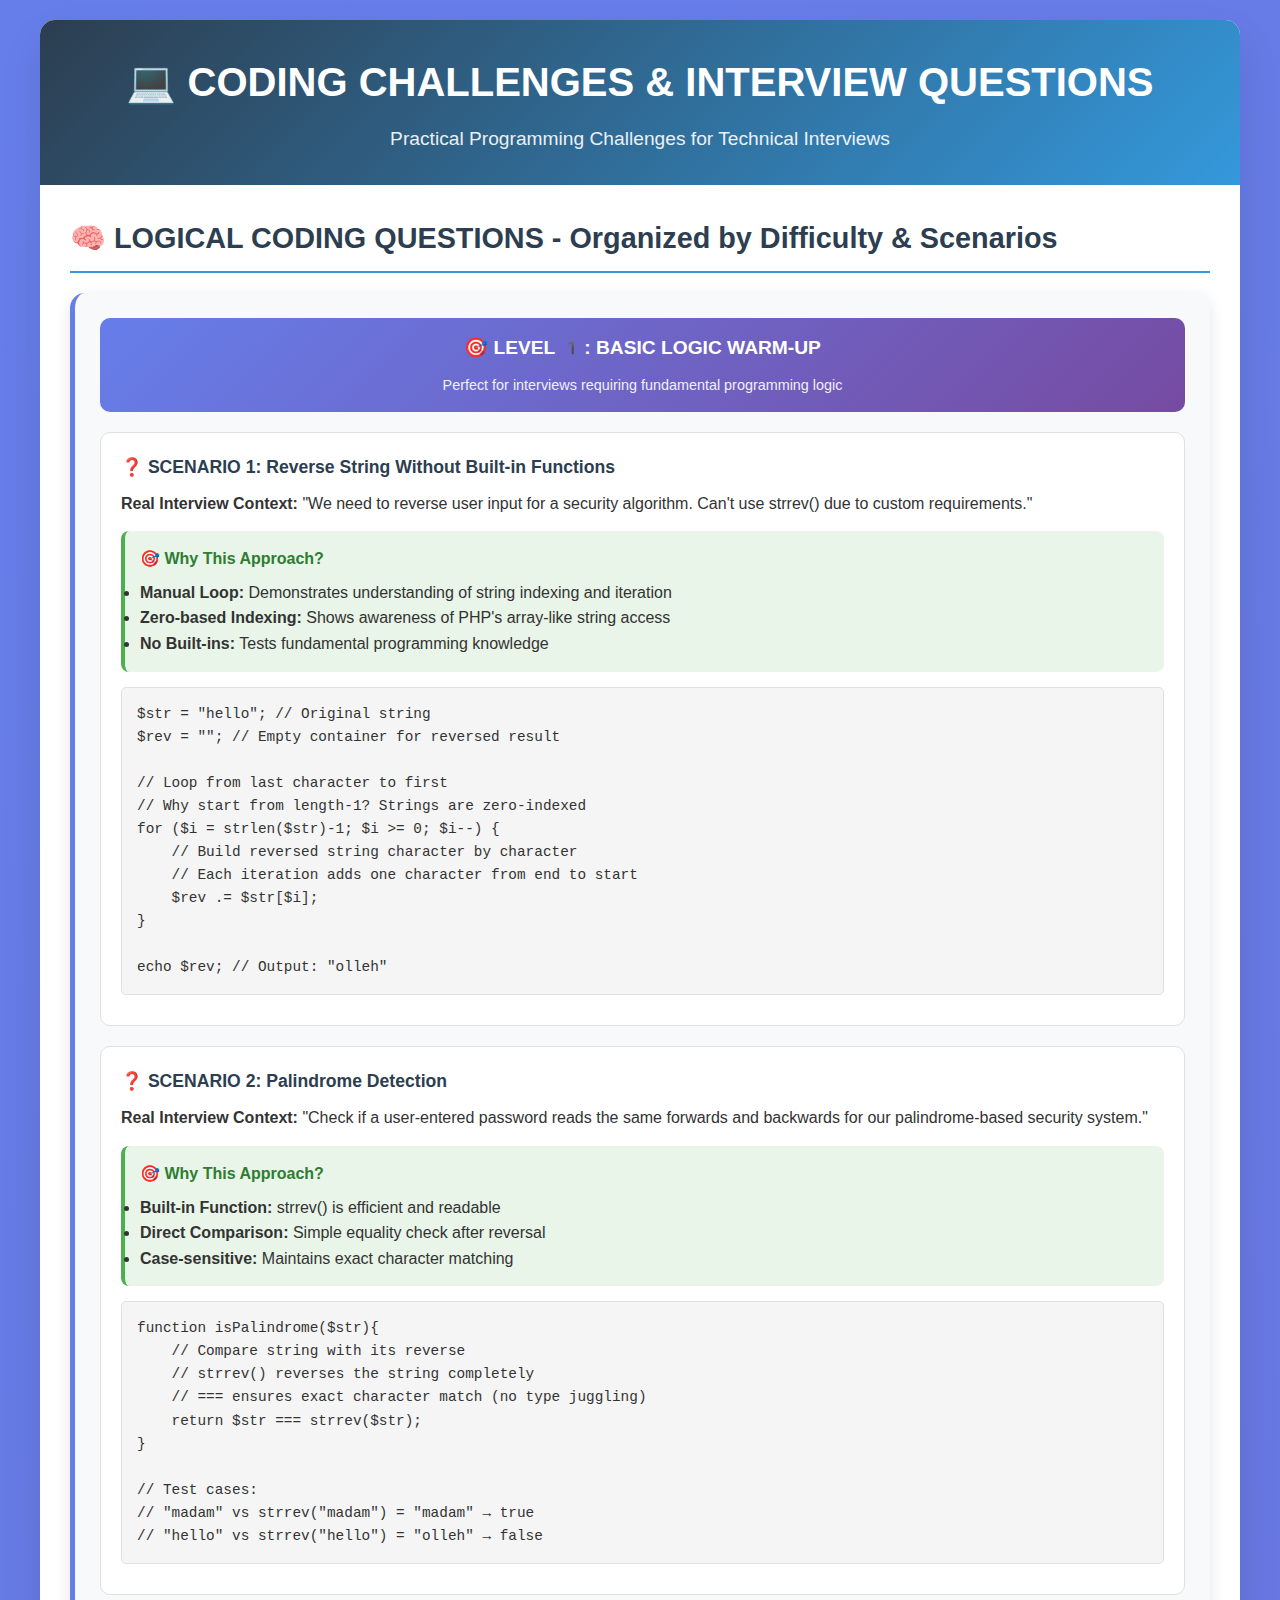
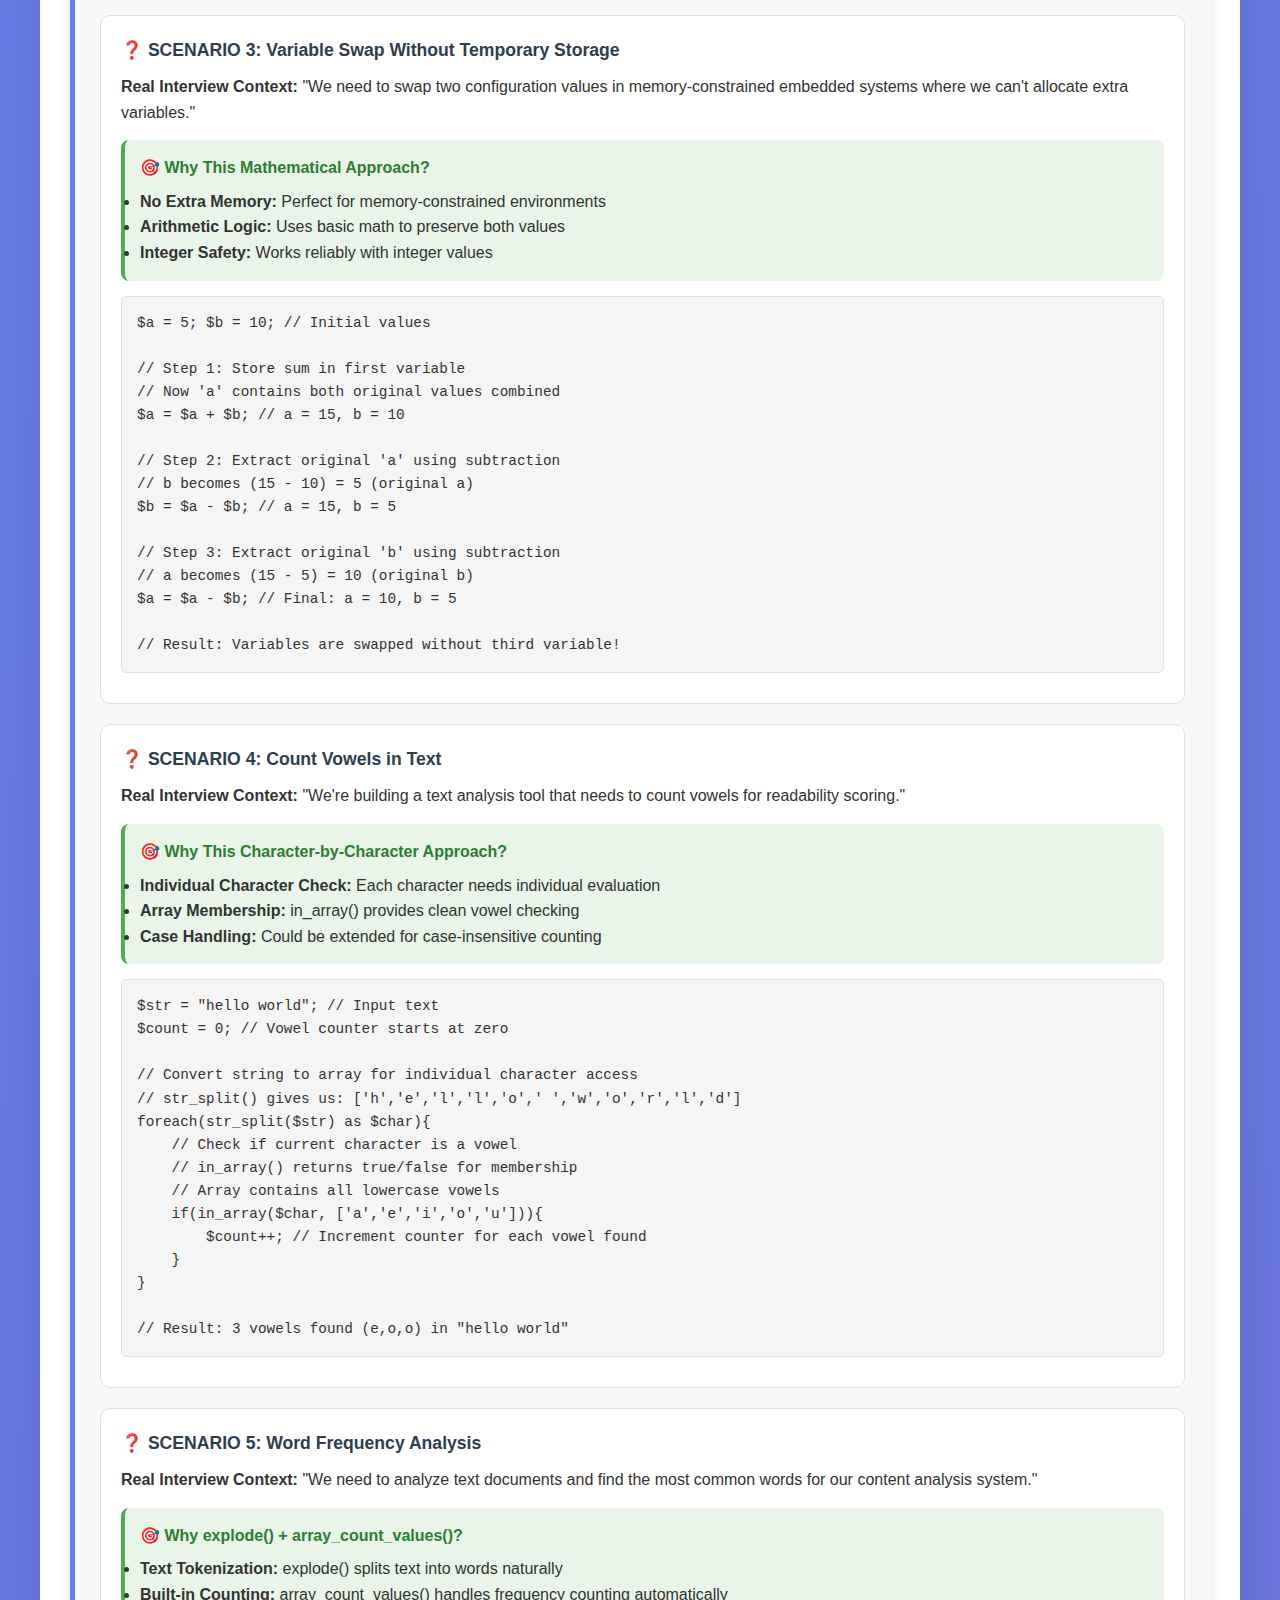
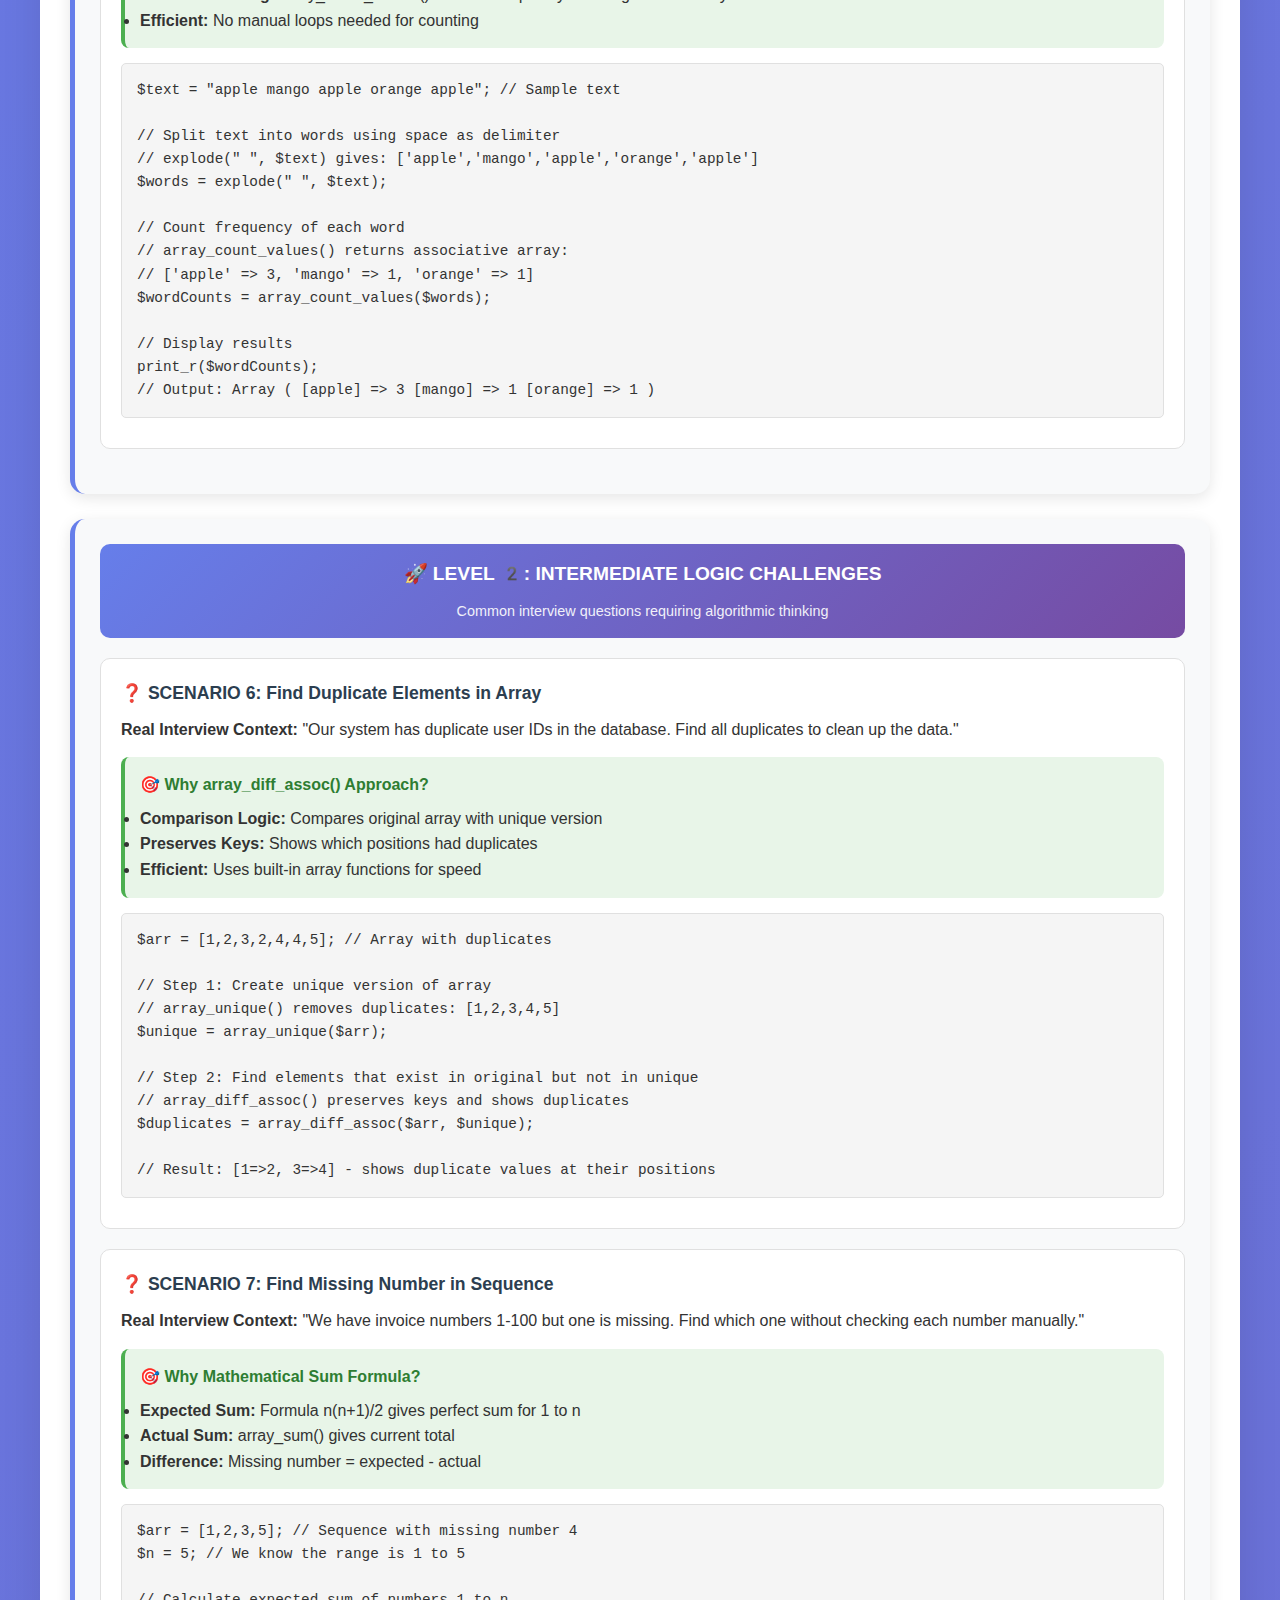
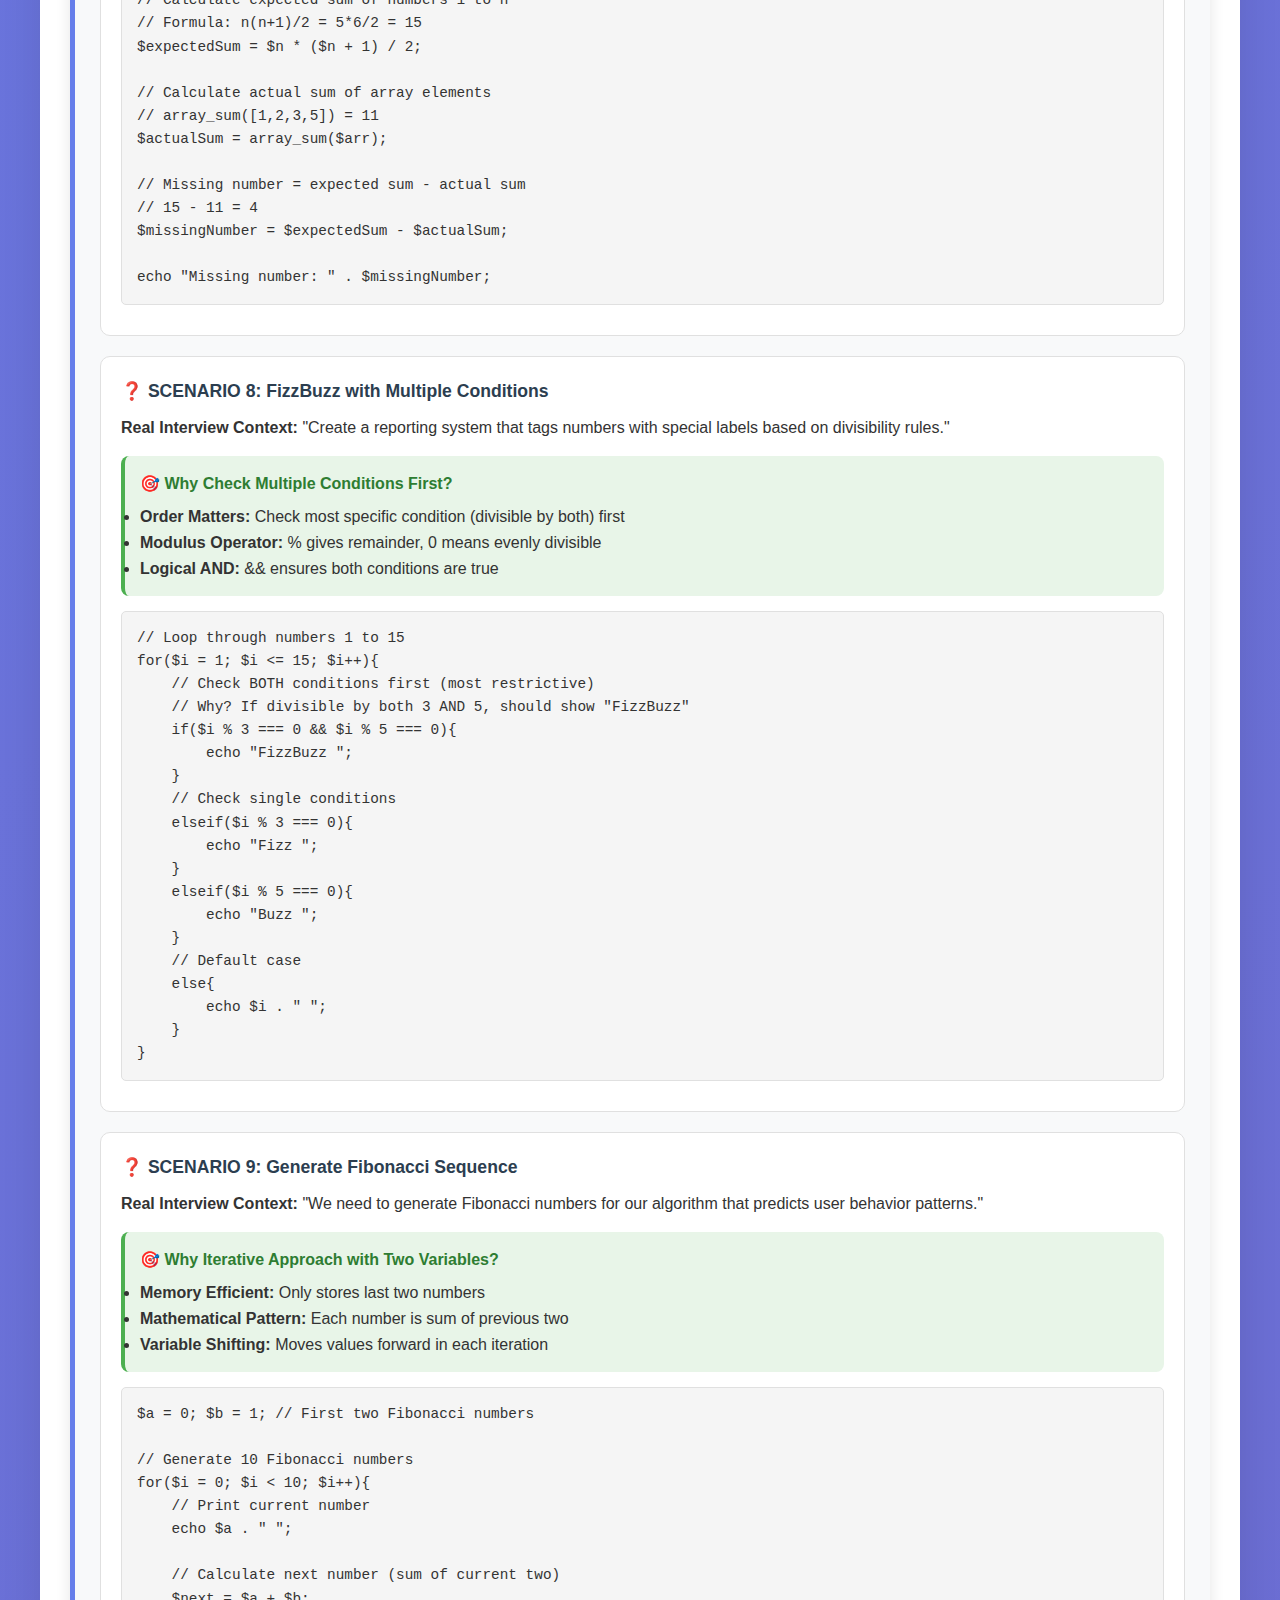
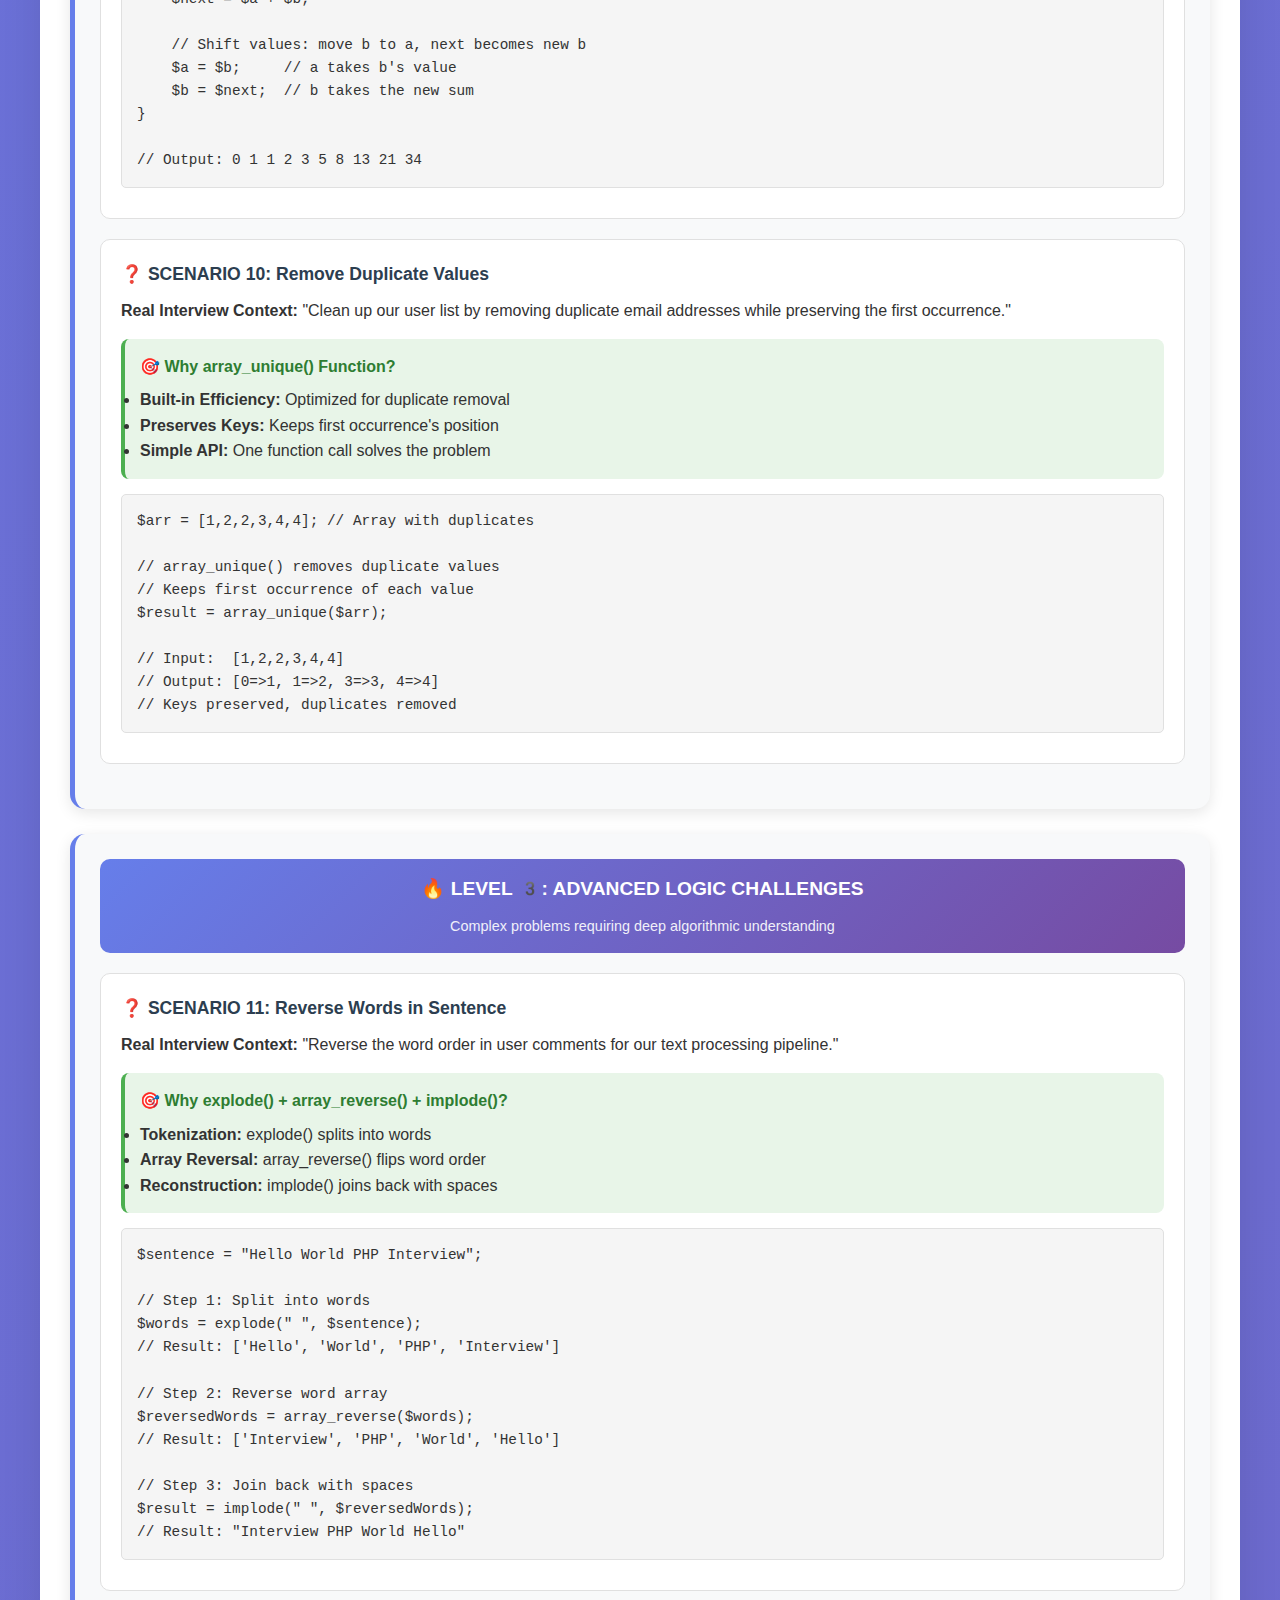
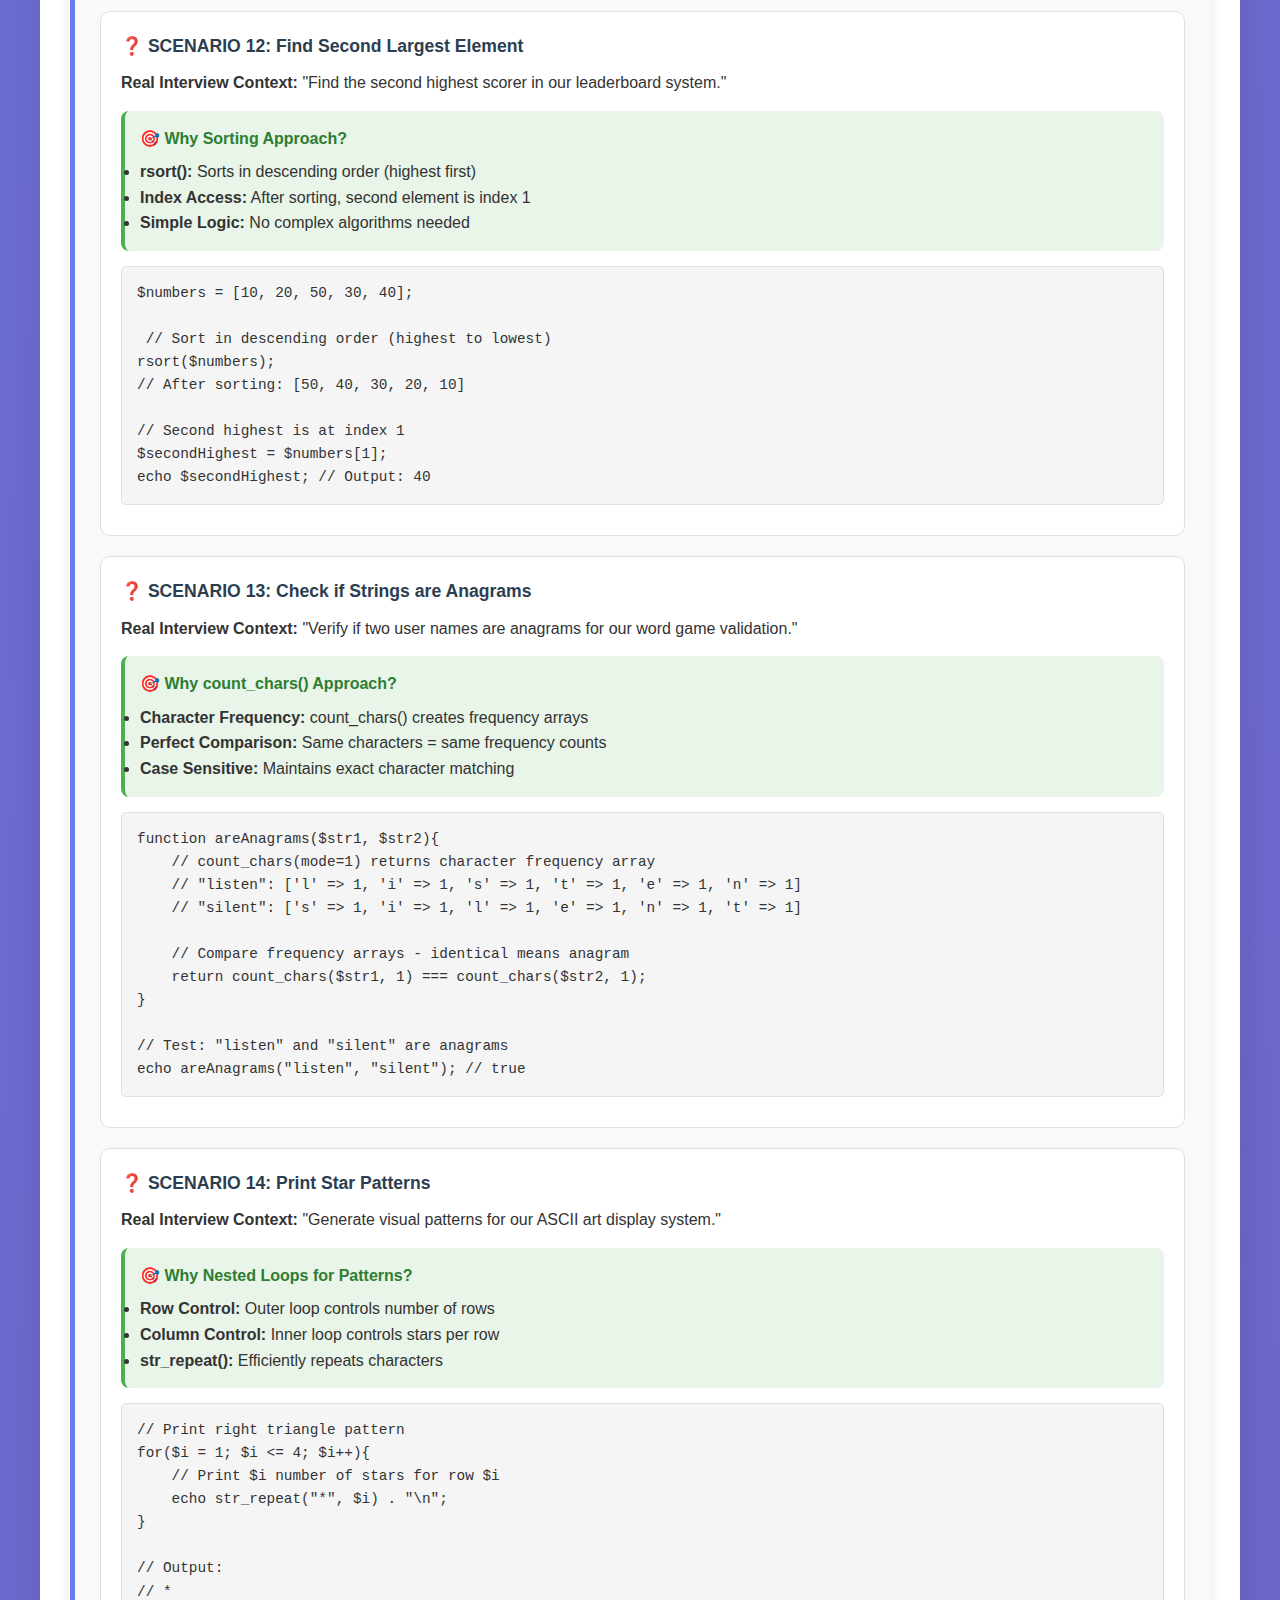
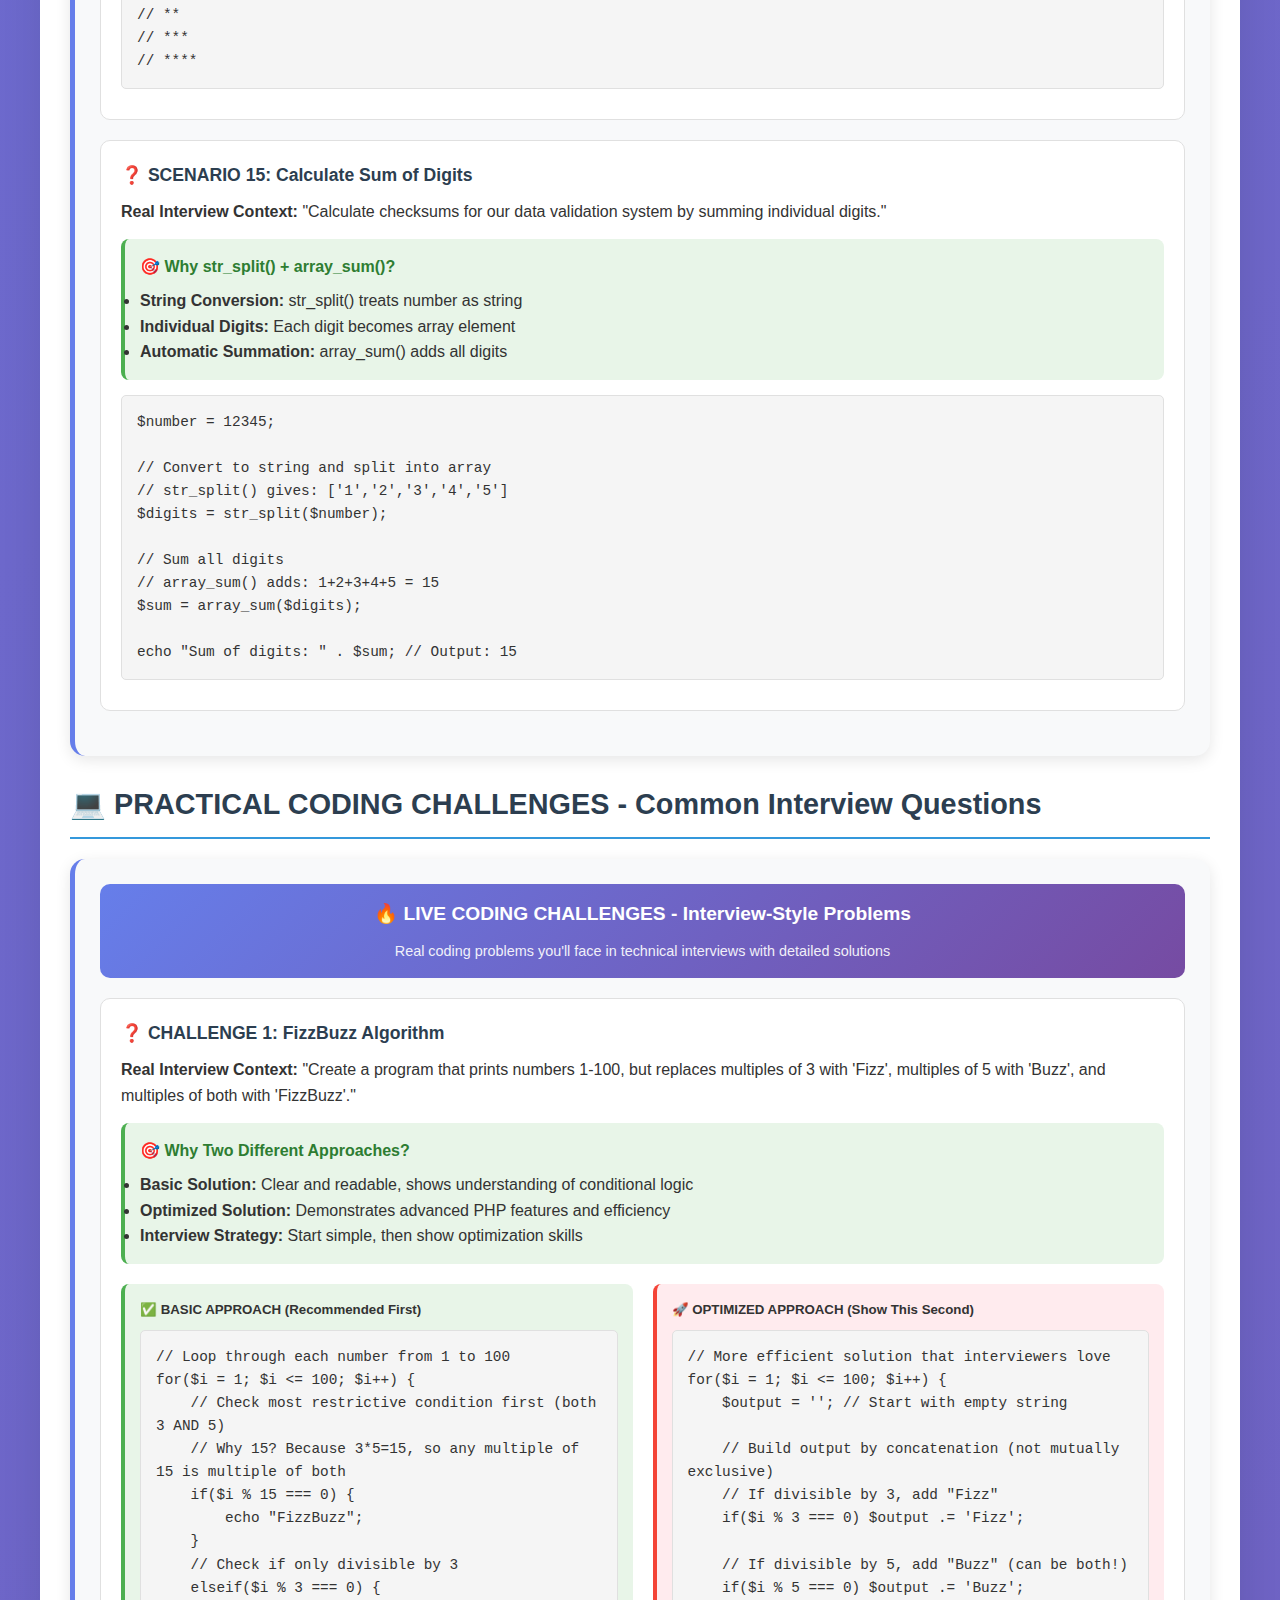
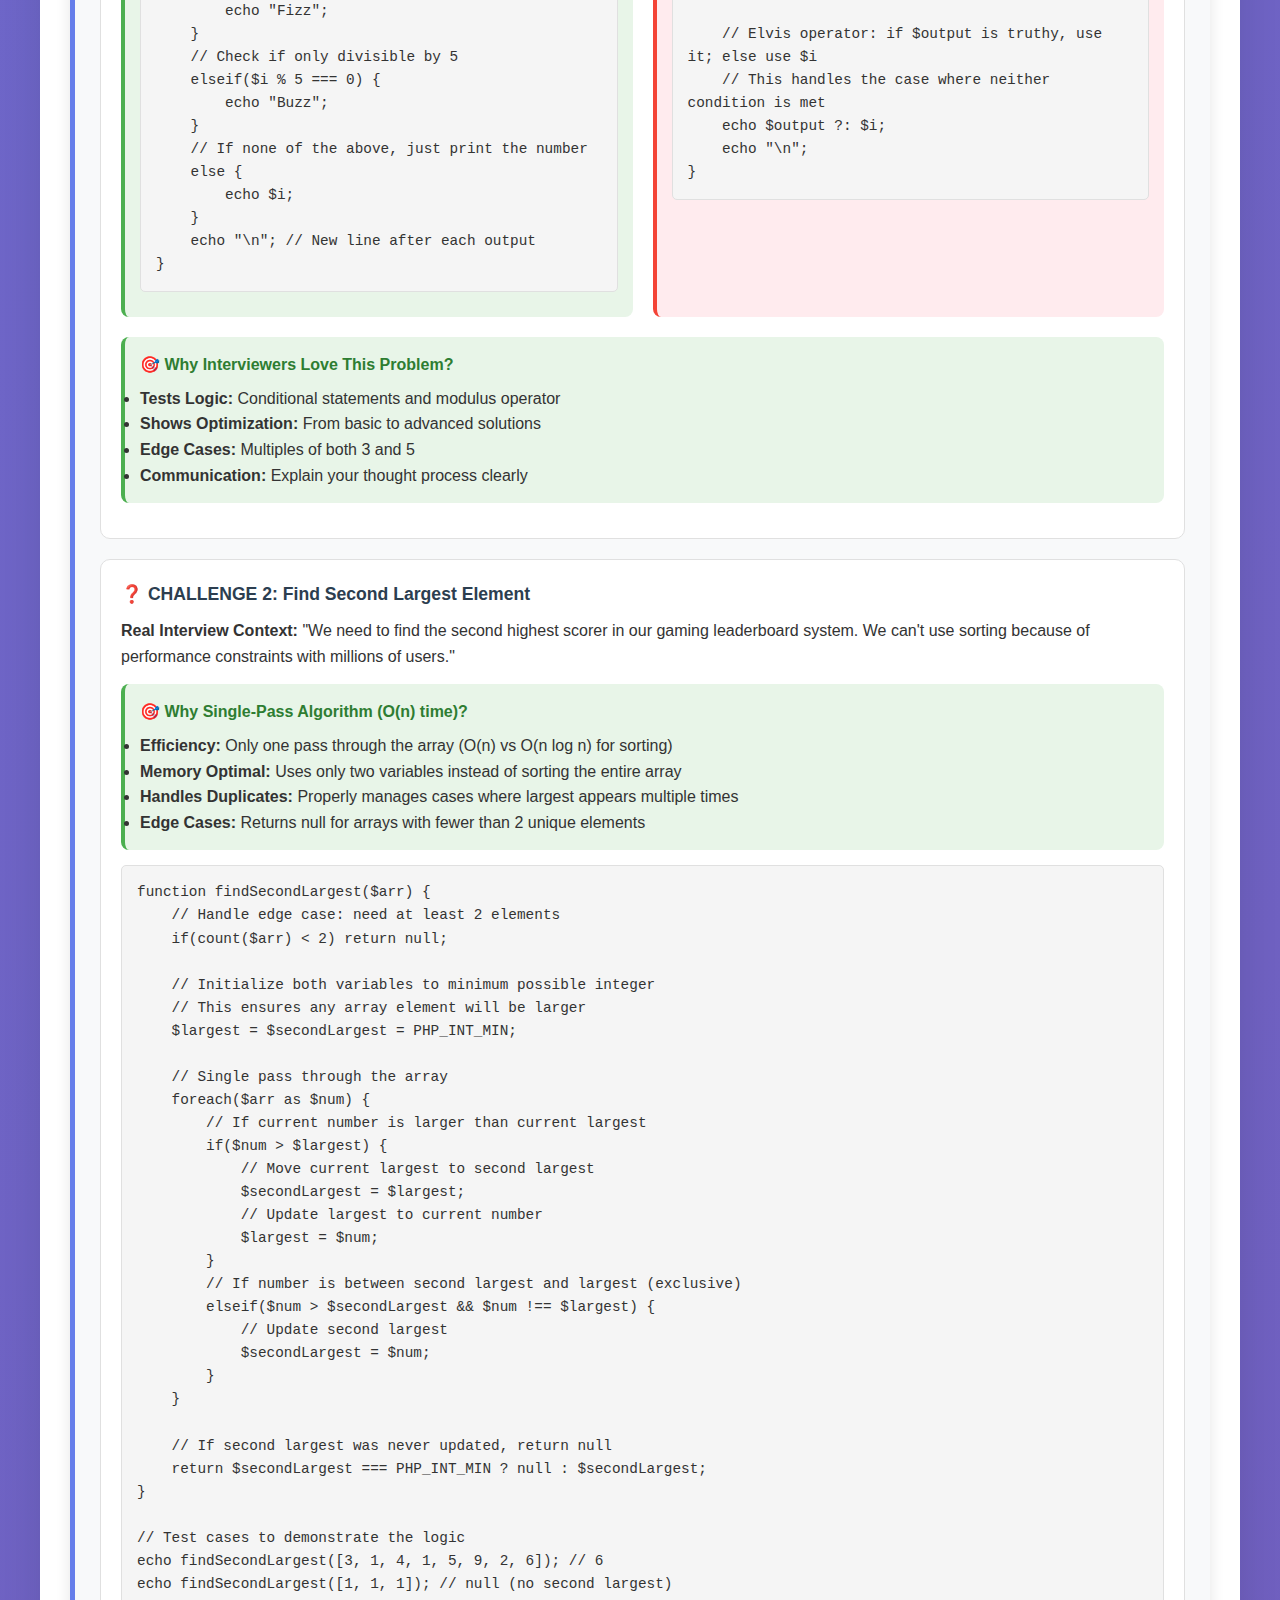
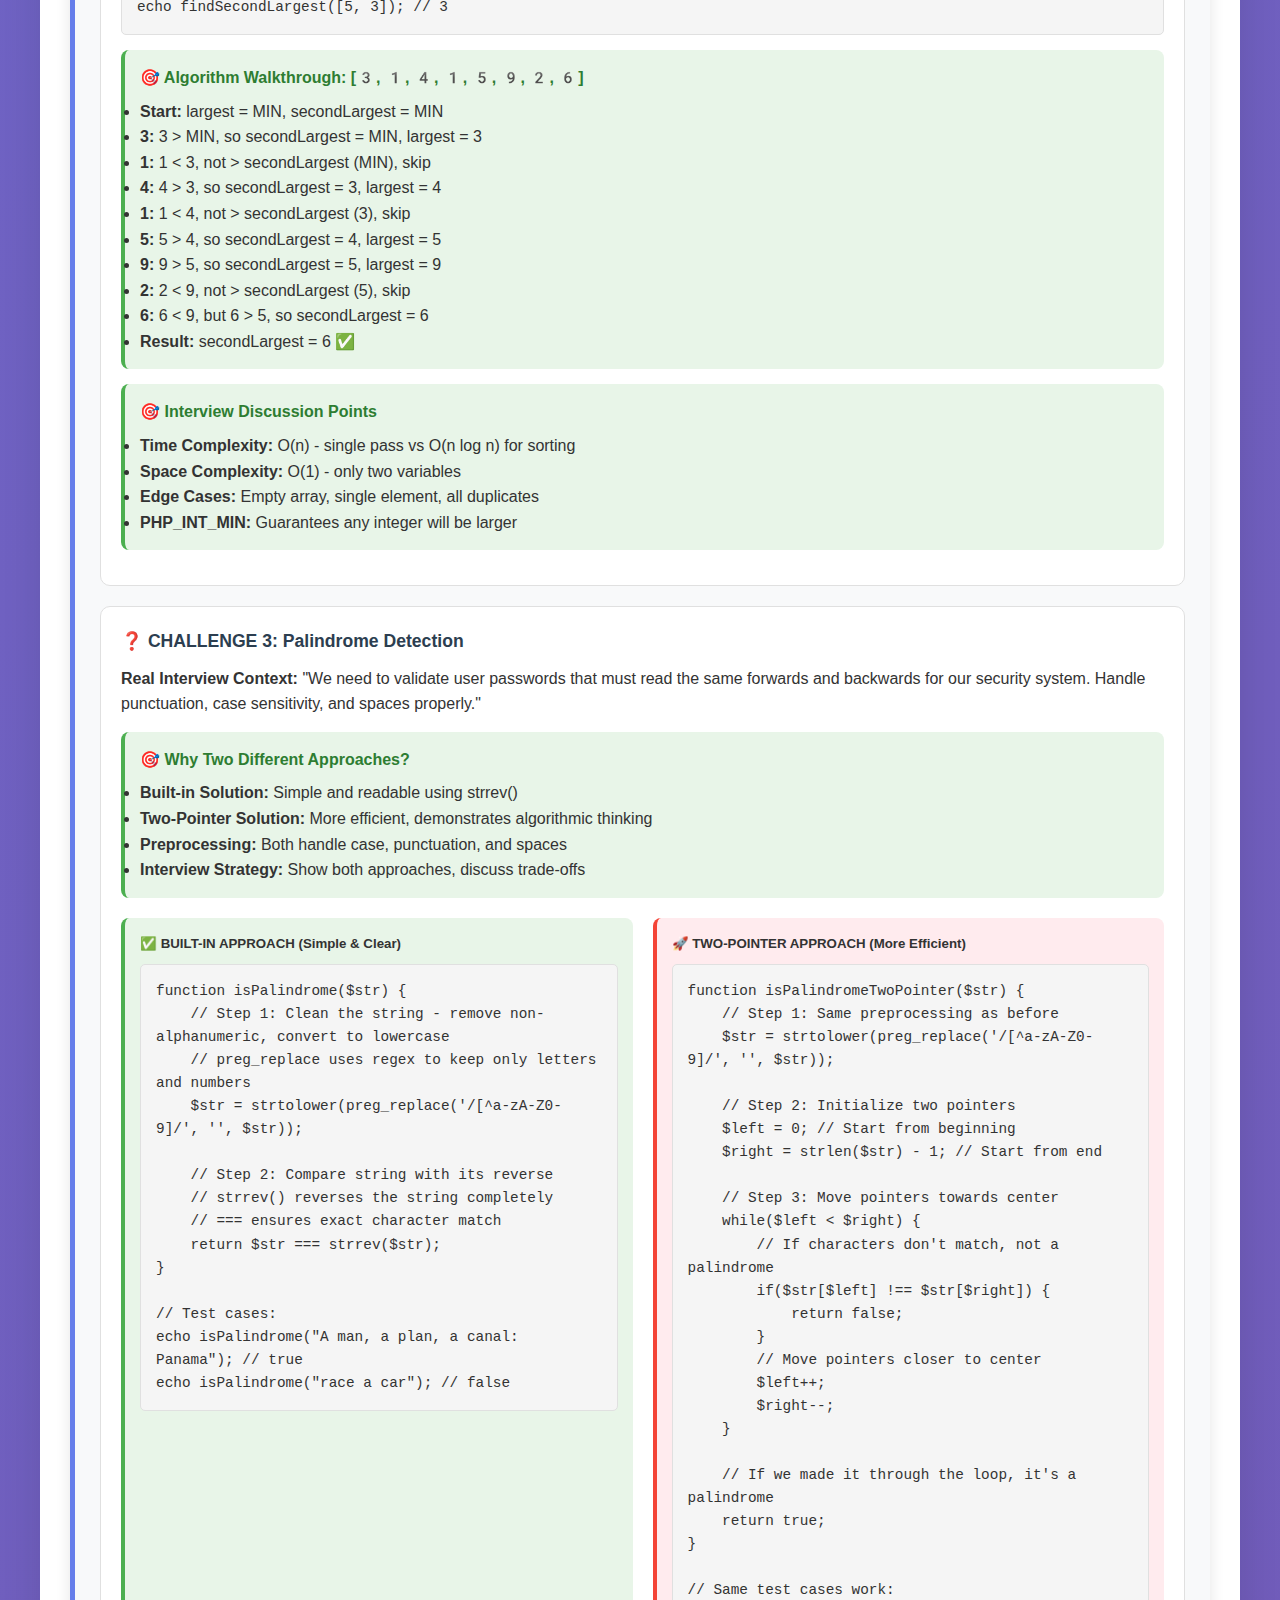
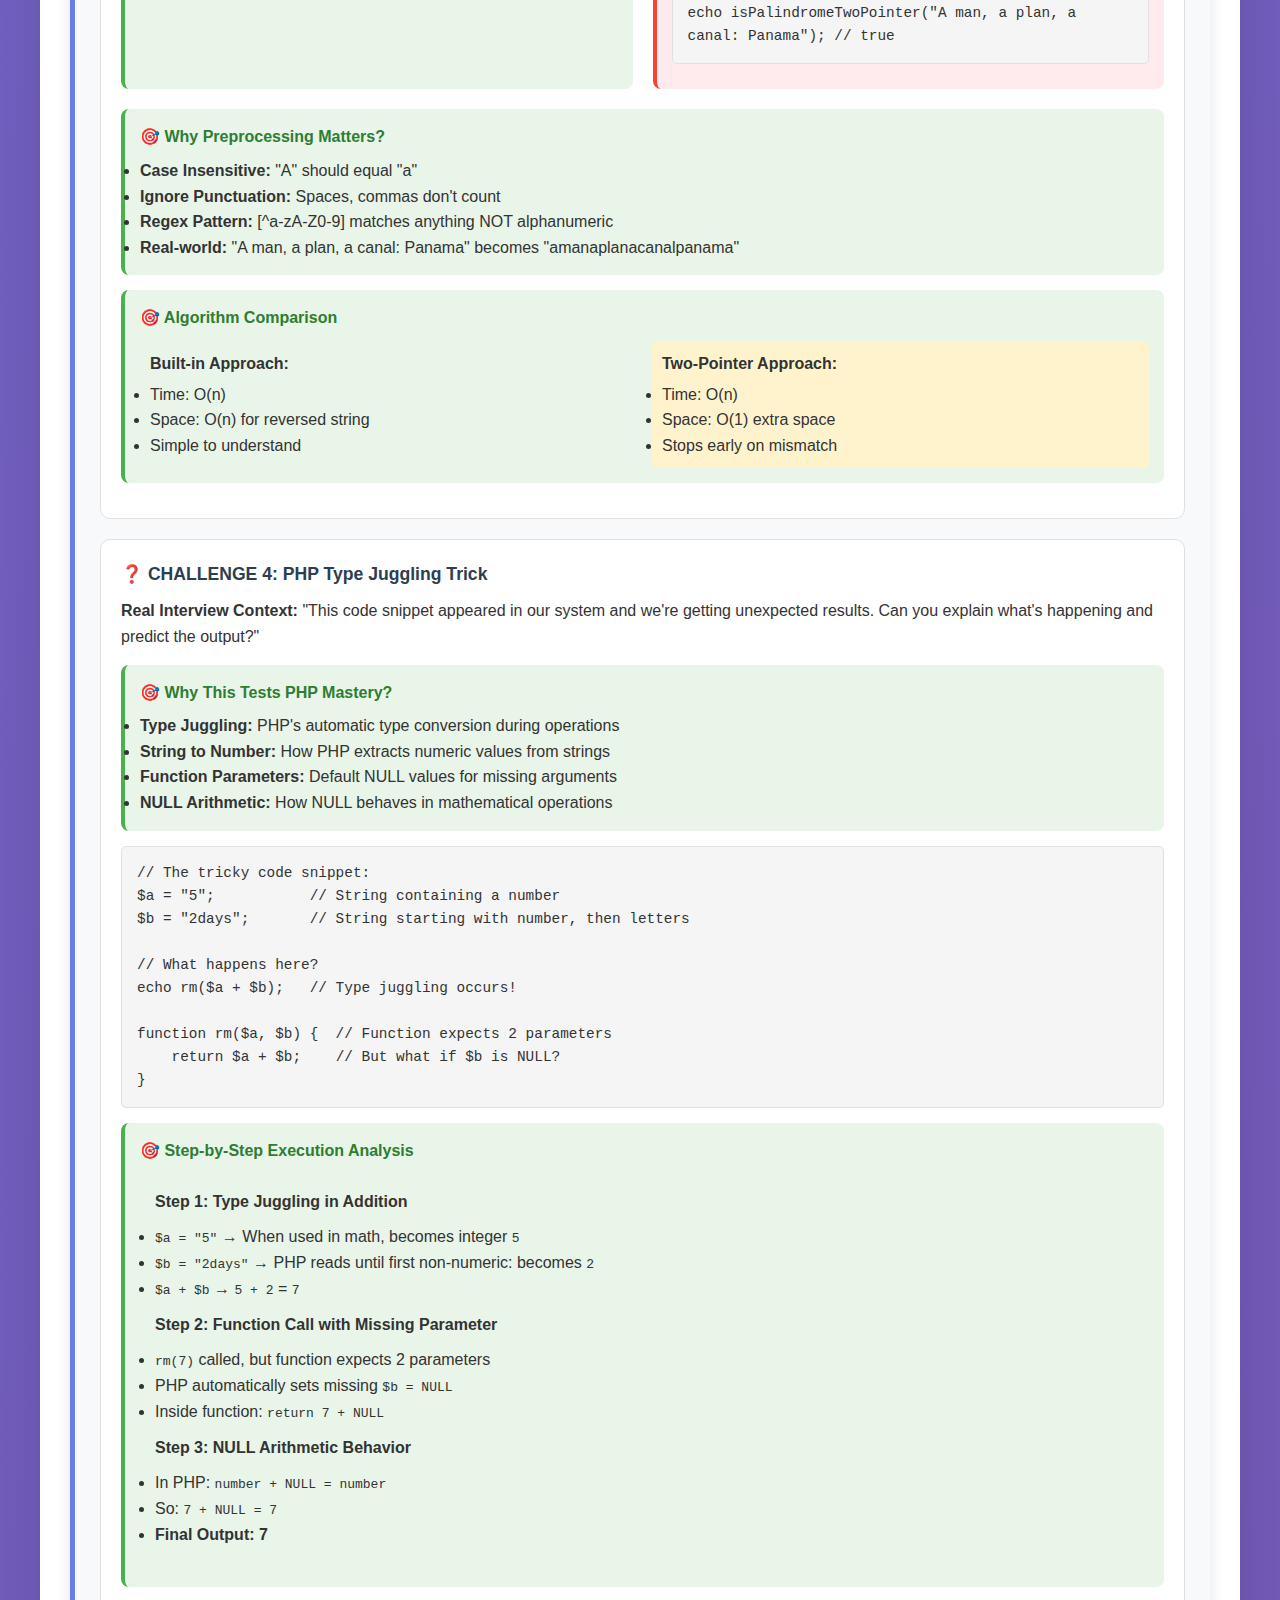
<file: coding-challenges.html>
<!DOCTYPE html>
<html lang="en">
<head>
    <meta charset="UTF-8">
    <meta http-equiv="Content-Type" content="text/html; charset=UTF-8">
    <meta name="viewport" content="width=device-width, initial-scale=1.0">
    <title>💻 CODING CHALLENGES & INTERVIEW QUESTIONS</title>
    <style>
        * {
            margin: 0;
            padding: 0;
            box-sizing: border-box;
        }

        body {
            font-family: 'Segoe UI', Tahoma, Geneva, Verdana, sans-serif, "Apple Color Emoji", "Segoe UI Emoji", "Segoe UI Symbol";
            line-height: 1.6;
            color: #333;
            background: linear-gradient(135deg, #667eea 0%, #764ba2 100%);
            min-height: 100vh;
            padding: 20px;
        }

        .container {
            max-width: 1200px;
            margin: 0 auto;
            background: white;
            border-radius: 15px;
            box-shadow: 0 20px 40px rgba(0,0,0,0.1);
            overflow: hidden;
        }

        .header {
            background: linear-gradient(135deg, #2c3e50 0%, #3498db 100%);
            color: white;
            padding: 30px;
            text-align: center;
        }

        .header h1 {
            font-size: 2.5em;
            margin-bottom: 10px;
            font-weight: 700;
        }

        .header p {
            font-size: 1.2em;
            opacity: 0.9;
        }

        .content {
            padding: 30px;
        }

        .phase-title {
            font-size: 1.8em;
            color: #2c3e50;
            margin-bottom: 20px;
            padding-bottom: 10px;
            border-bottom: 2px solid #3498db;
        }

        .table-container {
            overflow-x: auto;
            margin-top: 20px;
        }

        table {
            width: 100%;
            border-collapse: collapse;
            margin-bottom: 20px;
            background: white;
            border-radius: 8px;
            overflow: hidden;
            box-shadow: 0 4px 6px rgba(0,0,0,0.1);
        }

        th, td {
            padding: 15px;
            text-align: left;
            border-bottom: 1px solid #dee2e6;
        }

        th {
            background: linear-gradient(135deg, #667eea 0%, #764ba2 100%);
            color: white;
            font-weight: 600;
            font-size: 1em;
            text-transform: uppercase;
            letter-spacing: 0.5px;
        }

        tr:nth-child(even) {
            background: #f8f9fa;
        }

        tr:hover {
            background: #e3f2fd;
            transition: background 0.2s ease;
        }

        .topic {
            font-weight: 600;
            color: #2c3e50;
            font-size: 1.1em;
        }

        .definition {
            color: #495057;
            line-height: 1.5;
        }

        .example {
            background: #f1f8e9;
            border-left: 4px solid #4caf50;
            padding: 10px 15px;
            margin: 5px 0;
            font-family: 'Courier New', monospace;
            font-size: 0.95em;
            border-radius: 0 4px 4px 0;
        }

        .code-inline {
            background: #f5f5f5;
            padding: 2px 6px;
            border-radius: 3px;
            font-family: 'Courier New', monospace;
            font-size: 0.9em;
        }

        .code-block {
            background: #f5f5f5;
            padding: 15px;
            border-radius: 5px;
            font-family: 'Courier New', monospace;
            font-size: 0.9em;
            white-space: pre-wrap;
            border: 1px solid #e0e0e0;
            margin: 10px 0;
            overflow-x: auto;
        }

        .logic-block {
            background: #f8f9fa;
            padding: 25px;
            border-radius: 15px;
            margin-bottom: 25px;
            border-left: 5px solid #667eea;
            box-shadow: 0 4px 15px rgba(0,0,0,0.1);
        }

        .logic-header {
            background: linear-gradient(135deg, #667eea 0%, #764ba2 100%);
            color: white;
            padding: 15px;
            border-radius: 10px;
            margin-bottom: 20px;
            text-align: center;
        }

        .logic-header h4 {
            margin: 0;
            font-size: 1.2em;
        }

        .scenario-card {
            background: white;
            padding: 20px;
            border-radius: 10px;
            margin-bottom: 20px;
            border: 1px solid #e0e0e0;
            transition: transform 0.2s ease;
        }

        .scenario-card:hover {
            transform: translateY(-2px);
            box-shadow: 0 8px 25px rgba(0,0,0,0.15);
        }

        .scenario-title {
            color: #2c3e50;
            margin-bottom: 10px;
            font-size: 1.1em;
            font-weight: bold;
        }

        .why-section {
            background: #e8f5e8;
            padding: 15px;
            border-radius: 8px;
            margin: 15px 0;
            border-left: 4px solid #4caf50;
        }

        .why-section h5 {
            color: #2e7d32;
            margin-bottom: 8px;
            font-size: 1em;
        }

        .approach-grid {
            display: grid;
            grid-template-columns: repeat(auto-fit, minmax(300px, 1fr));
            gap: 20px;
            margin: 20px 0;
        }

        .approach-good {
            background: #e8f5e8;
            padding: 15px;
            border-radius: 8px;
            border-left: 4px solid #4caf50;
        }

        .approach-bad {
            background: #ffebee;
            padding: 15px;
            border-radius: 8px;
            border-left: 4px solid #f44336;
        }

        .footer {
            background: #2c3e50;
            color: white;
            text-align: center;
            padding: 20px;
            font-size: 0.9em;
        }

        /* Ensure emoji rendering */
        .section-title, .concept-title, h1, h2, h3, h4, h5, h6 {
            text-rendering: optimizeLegibility;
            -webkit-font-smoothing: antialiased;
            -moz-osx-font-smoothing: grayscale;
            font-variant-emoji: emoji;
        }

        /* Force emoji font for better rendering */
        .section-title:before, .concept-title:before, h1:before, h2:before, h3:before {
            font-family: "Apple Color Emoji", "Segoe UI Emoji", "Segoe UI Symbol", emoji;
        }

        @media (max-width: 768px) {
            .header h1 {
                font-size: 2em;
            }

            th, td {
                padding: 10px;
                font-size: 0.9em;
            }

            .content {
                padding: 20px;
            }
        }
    </style>
</head>
<body>
    <div class="container">
        <div class="header">
            <h1>💻 CODING CHALLENGES & INTERVIEW QUESTIONS</h1>
            <p>Practical Programming Challenges for Technical Interviews</p>
        </div>

        <div class="content">
            <!-- LOGICAL CODING QUESTIONS ORGANIZED BY DIFFICULTY -->
            <h2 class="phase-title">🧠 LOGICAL CODING QUESTIONS - Organized by Difficulty & Scenarios</h2>

            <!-- LEVEL 1: BASIC LOGIC -->
            <div class="logic-block">
                <div class="logic-header">
                    <h4>🎯 LEVEL 1: BASIC LOGIC WARM-UP</h4>
                    <p style="margin: 10px 0 0; font-size: 0.9em; opacity: 0.9;">Perfect for interviews requiring fundamental programming logic</p>
                </div>

                <!-- Scenario 1: String Reversal -->
                <div class="scenario-card">
                    <div class="scenario-title">❓ SCENARIO 1: Reverse String Without Built-in Functions</div>
                    <p><strong>Real Interview Context:</strong> "We need to reverse user input for a security algorithm. Can't use strrev() due to custom requirements."</p>

                    <div class="why-section">
                        <h5>🎯 Why This Approach?</h5>
                        <ul style="margin: 0;">
                            <li><strong>Manual Loop:</strong> Demonstrates understanding of string indexing and iteration</li>
                            <li><strong>Zero-based Indexing:</strong> Shows awareness of PHP's array-like string access</li>
                            <li><strong>No Built-ins:</strong> Tests fundamental programming knowledge</li>
                        </ul>
                    </div>

                    <pre class="code-block">$str = "hello"; // Original string
$rev = ""; // Empty container for reversed result

// Loop from last character to first
// Why start from length-1? Strings are zero-indexed
for ($i = strlen($str)-1; $i >= 0; $i--) {
    // Build reversed string character by character
    // Each iteration adds one character from end to start
    $rev .= $str[$i];
}

echo $rev; // Output: "olleh"</pre>
                </div>

                <!-- Scenario 2: Palindrome Check -->
                <div class="scenario-card">
                    <div class="scenario-title">❓ SCENARIO 2: Palindrome Detection</div>
                    <p><strong>Real Interview Context:</strong> "Check if a user-entered password reads the same forwards and backwards for our palindrome-based security system."</p>

                    <div class="why-section">
                        <h5>🎯 Why This Approach?</h5>
                        <ul style="margin: 0;">
                            <li><strong>Built-in Function:</strong> strrev() is efficient and readable</li>
                            <li><strong>Direct Comparison:</strong> Simple equality check after reversal</li>
                            <li><strong>Case-sensitive:</strong> Maintains exact character matching</li>
                        </ul>
                    </div>

                    <pre class="code-block">function isPalindrome($str){
    // Compare string with its reverse
    // strrev() reverses the string completely
    // === ensures exact character match (no type juggling)
    return $str === strrev($str);
}

// Test cases:
// "madam" vs strrev("madam") = "madam" → true
// "hello" vs strrev("hello") = "olleh" → false</pre>
                </div>

                <!-- Scenario 3: Swap Without Third Variable -->
                <div class="scenario-card">
                    <div class="scenario-title">❓ SCENARIO 3: Variable Swap Without Temporary Storage</div>
                    <p><strong>Real Interview Context:</strong> "We need to swap two configuration values in memory-constrained embedded systems where we can't allocate extra variables."</p>

                    <div class="why-section">
                        <h5>🎯 Why This Mathematical Approach?</h5>
                        <ul style="margin: 0;">
                            <li><strong>No Extra Memory:</strong> Perfect for memory-constrained environments</li>
                            <li><strong>Arithmetic Logic:</strong> Uses basic math to preserve both values</li>
                            <li><strong>Integer Safety:</strong> Works reliably with integer values</li>
                        </ul>
                    </div>

                    <pre class="code-block">$a = 5; $b = 10; // Initial values

// Step 1: Store sum in first variable
// Now 'a' contains both original values combined
$a = $a + $b; // a = 15, b = 10

// Step 2: Extract original 'a' using subtraction
// b becomes (15 - 10) = 5 (original a)
$b = $a - $b; // a = 15, b = 5

// Step 3: Extract original 'b' using subtraction
// a becomes (15 - 5) = 10 (original b)
$a = $a - $b; // Final: a = 10, b = 5

// Result: Variables are swapped without third variable!</pre>
                </div>

                <!-- Scenario 4: Vowel Counter -->
                <div class="scenario-card">
                    <div class="scenario-title">❓ SCENARIO 4: Count Vowels in Text</div>
                    <p><strong>Real Interview Context:</strong> "We're building a text analysis tool that needs to count vowels for readability scoring."</p>

                    <div class="why-section">
                        <h5>🎯 Why This Character-by-Character Approach?</h5>
                        <ul style="margin: 0;">
                            <li><strong>Individual Character Check:</strong> Each character needs individual evaluation</li>
                            <li><strong>Array Membership:</strong> in_array() provides clean vowel checking</li>
                            <li><strong>Case Handling:</strong> Could be extended for case-insensitive counting</li>
                        </ul>
                    </div>

                    <pre class="code-block">$str = "hello world"; // Input text
$count = 0; // Vowel counter starts at zero

// Convert string to array for individual character access
// str_split() gives us: ['h','e','l','l','o',' ','w','o','r','l','d']
foreach(str_split($str) as $char){
    // Check if current character is a vowel
    // in_array() returns true/false for membership
    // Array contains all lowercase vowels
    if(in_array($char, ['a','e','i','o','u'])){
        $count++; // Increment counter for each vowel found
    }
}

// Result: 3 vowels found (e,o,o) in "hello world"</pre>
                </div>

                <!-- Scenario 5: Word Frequency Counter -->
                <div class="scenario-card">
                    <div class="scenario-title">❓ SCENARIO 5: Word Frequency Analysis</div>
                    <p><strong>Real Interview Context:</strong> "We need to analyze text documents and find the most common words for our content analysis system."</p>

                    <div class="why-section">
                        <h5>🎯 Why explode() + array_count_values()?</h5>
                        <ul style="margin: 0;">
                            <li><strong>Text Tokenization:</strong> explode() splits text into words naturally</li>
                            <li><strong>Built-in Counting:</strong> array_count_values() handles frequency counting automatically</li>
                            <li><strong>Efficient:</strong> No manual loops needed for counting</li>
                        </ul>
                    </div>

                    <pre class="code-block">$text = "apple mango apple orange apple"; // Sample text

// Split text into words using space as delimiter
// explode(" ", $text) gives: ['apple','mango','apple','orange','apple']
$words = explode(" ", $text);

// Count frequency of each word
// array_count_values() returns associative array:
// ['apple' => 3, 'mango' => 1, 'orange' => 1]
$wordCounts = array_count_values($words);

// Display results
print_r($wordCounts);
// Output: Array ( [apple] => 3 [mango] => 1 [orange] => 1 )</pre>
                </div>
            </div>

            <!-- LEVEL 2: INTERMEDIATE LOGIC -->
            <div class="logic-block">
                <div class="logic-header">
                    <h4>🚀 LEVEL 2: INTERMEDIATE LOGIC CHALLENGES</h4>
                    <p style="margin: 10px 0 0; font-size: 0.9em; opacity: 0.9;">Common interview questions requiring algorithmic thinking</p>
                </div>

                <!-- Scenario 6: Find Duplicates -->
                <div class="scenario-card">
                    <div class="scenario-title">❓ SCENARIO 6: Find Duplicate Elements in Array</div>
                    <p><strong>Real Interview Context:</strong> "Our system has duplicate user IDs in the database. Find all duplicates to clean up the data."</p>

                    <div class="why-section">
                        <h5>🎯 Why array_diff_assoc() Approach?</h5>
                        <ul style="margin: 0;">
                            <li><strong>Comparison Logic:</strong> Compares original array with unique version</li>
                        <li><strong>Preserves Keys:</strong> Shows which positions had duplicates</li>
                        <li><strong>Efficient:</strong> Uses built-in array functions for speed</li>
                        </ul>
                    </div>

                    <pre class="code-block">$arr = [1,2,3,2,4,4,5]; // Array with duplicates

// Step 1: Create unique version of array
// array_unique() removes duplicates: [1,2,3,4,5]
$unique = array_unique($arr);

// Step 2: Find elements that exist in original but not in unique
// array_diff_assoc() preserves keys and shows duplicates
$duplicates = array_diff_assoc($arr, $unique);

// Result: [1=>2, 3=>4] - shows duplicate values at their positions</pre>
                </div>

                <!-- Scenario 7: Missing Number -->
                <div class="scenario-card">
                    <div class="scenario-title">❓ SCENARIO 7: Find Missing Number in Sequence</div>
                    <p><strong>Real Interview Context:</strong> "We have invoice numbers 1-100 but one is missing. Find which one without checking each number manually."</p>

                    <div class="why-section">
                        <h5>🎯 Why Mathematical Sum Formula?</h5>
                        <ul style="margin: 0;">
                            <li><strong>Expected Sum:</strong> Formula n(n+1)/2 gives perfect sum for 1 to n</li>
                            <li><strong>Actual Sum:</strong> array_sum() gives current total</li>
                            <li><strong>Difference:</strong> Missing number = expected - actual</li>
                        </ul>
                    </div>

                    <pre class="code-block">$arr = [1,2,3,5]; // Sequence with missing number 4
$n = 5; // We know the range is 1 to 5

// Calculate expected sum of numbers 1 to n
// Formula: n(n+1)/2 = 5*6/2 = 15
$expectedSum = $n * ($n + 1) / 2;

// Calculate actual sum of array elements
// array_sum([1,2,3,5]) = 11
$actualSum = array_sum($arr);

// Missing number = expected sum - actual sum
// 15 - 11 = 4
$missingNumber = $expectedSum - $actualSum;

echo "Missing number: " . $missingNumber;</pre>
                </div>

                <!-- Scenario 8: FizzBuzz Logic -->
                <div class="scenario-card">
                    <div class="scenario-title">❓ SCENARIO 8: FizzBuzz with Multiple Conditions</div>
                    <p><strong>Real Interview Context:</strong> "Create a reporting system that tags numbers with special labels based on divisibility rules."</p>

                    <div class="why-section">
                        <h5>🎯 Why Check Multiple Conditions First?</h5>
                        <ul style="margin: 0;">
                            <li><strong>Order Matters:</strong> Check most specific condition (divisible by both) first</li>
                            <li><strong>Modulus Operator:</strong> % gives remainder, 0 means evenly divisible</li>
                            <li><strong>Logical AND:</strong> && ensures both conditions are true</li>
                        </ul>
                    </div>

                    <pre class="code-block">// Loop through numbers 1 to 15
for($i = 1; $i <= 15; $i++){
    // Check BOTH conditions first (most restrictive)
    // Why? If divisible by both 3 AND 5, should show "FizzBuzz"
    if($i % 3 === 0 && $i % 5 === 0){
        echo "FizzBuzz ";
    }
    // Check single conditions
    elseif($i % 3 === 0){
        echo "Fizz ";
    }
    elseif($i % 5 === 0){
        echo "Buzz ";
    }
    // Default case
    else{
        echo $i . " ";
    }
}</pre>
                </div>

                <!-- Scenario 9: Fibonacci Series -->
                <div class="scenario-card">
                    <div class="scenario-title">❓ SCENARIO 9: Generate Fibonacci Sequence</div>
                    <p><strong>Real Interview Context:</strong> "We need to generate Fibonacci numbers for our algorithm that predicts user behavior patterns."</p>

                    <div class="why-section">
                        <h5>🎯 Why Iterative Approach with Two Variables?</h5>
                        <ul style="margin: 0;">
                            <li><strong>Memory Efficient:</strong> Only stores last two numbers</li>
                            <li><strong>Mathematical Pattern:</strong> Each number is sum of previous two</li>
                            <li><strong>Variable Shifting:</strong> Moves values forward in each iteration</li>
                        </ul>
                    </div>

                    <pre class="code-block">$a = 0; $b = 1; // First two Fibonacci numbers

// Generate 10 Fibonacci numbers
for($i = 0; $i < 10; $i++){
    // Print current number
    echo $a . " ";

    // Calculate next number (sum of current two)
    $next = $a + $b;

    // Shift values: move b to a, next becomes new b
    $a = $b;     // a takes b's value
    $b = $next;  // b takes the new sum
}

// Output: 0 1 1 2 3 5 8 13 21 34</pre>
                </div>

                <!-- Scenario 10: Remove Duplicates -->
                <div class="scenario-card">
                    <div class="scenario-title">❓ SCENARIO 10: Remove Duplicate Values</div>
                    <p><strong>Real Interview Context:</strong> "Clean up our user list by removing duplicate email addresses while preserving the first occurrence."</p>

                    <div class="why-section">
                        <h5>🎯 Why array_unique() Function?</h5>
                        <ul style="margin: 0;">
                            <li><strong>Built-in Efficiency:</strong> Optimized for duplicate removal</li>
                            <li><strong>Preserves Keys:</strong> Keeps first occurrence's position</li>
                            <li><strong>Simple API:</strong> One function call solves the problem</li>
                        </ul>
                    </div>

                    <pre class="code-block">$arr = [1,2,2,3,4,4]; // Array with duplicates

// array_unique() removes duplicate values
// Keeps first occurrence of each value
$result = array_unique($arr);

// Input:  [1,2,2,3,4,4]
// Output: [0=>1, 1=>2, 3=>3, 4=>4]
// Keys preserved, duplicates removed</pre>
                </div>
            </div>

            <!-- LEVEL 3: ADVANCED LOGIC -->
            <div class="logic-block">
                <div class="logic-header">
                    <h4>🔥 LEVEL 3: ADVANCED LOGIC CHALLENGES</h4>
                    <p style="margin: 10px 0 0; font-size: 0.9em; opacity: 0.9;">Complex problems requiring deep algorithmic understanding</p>
                </div>

                <!-- Scenario 11: Reverse Words -->
                <div class="scenario-card">
                    <div class="scenario-title">❓ SCENARIO 11: Reverse Words in Sentence</div>
                    <p><strong>Real Interview Context:</strong> "Reverse the word order in user comments for our text processing pipeline."</p>

                    <div class="why-section">
                        <h5>🎯 Why explode() + array_reverse() + implode()?</h5>
                        <ul style="margin: 0;">
                            <li><strong>Tokenization:</strong> explode() splits into words</li>
                            <li><strong>Array Reversal:</strong> array_reverse() flips word order</li>
                            <li><strong>Reconstruction:</strong> implode() joins back with spaces</li>
                        </ul>
                    </div>

                    <pre class="code-block">$sentence = "Hello World PHP Interview";

// Step 1: Split into words
$words = explode(" ", $sentence);
// Result: ['Hello', 'World', 'PHP', 'Interview']

// Step 2: Reverse word array
$reversedWords = array_reverse($words);
// Result: ['Interview', 'PHP', 'World', 'Hello']

// Step 3: Join back with spaces
$result = implode(" ", $reversedWords);
// Result: "Interview PHP World Hello"</pre>
                </div>

                <!-- Scenario 12: Second Highest Number -->
                <div class="scenario-card">
                    <div class="scenario-title">❓ SCENARIO 12: Find Second Largest Element</div>
                    <p><strong>Real Interview Context:</strong> "Find the second highest scorer in our leaderboard system."</p>

                    <div class="why-section">
                        <h5>🎯 Why Sorting Approach?</h5>
                        <ul style="margin: 0;">
                            <li><strong>rsort():</strong> Sorts in descending order (highest first)</li>
                            <li><strong>Index Access:</strong> After sorting, second element is index 1</li>
                            <li><strong>Simple Logic:</strong> No complex algorithms needed</li>
                        </ul>
                    </div>

                    <pre class="code-block">$numbers = [10, 20, 50, 30, 40];

 // Sort in descending order (highest to lowest)
rsort($numbers);
// After sorting: [50, 40, 30, 20, 10]

// Second highest is at index 1
$secondHighest = $numbers[1];
echo $secondHighest; // Output: 40</pre>
                </div>

                <!-- Scenario 13: Anagram Detection -->
                <div class="scenario-card">
                    <div class="scenario-title">❓ SCENARIO 13: Check if Strings are Anagrams</div>
                    <p><strong>Real Interview Context:</strong> "Verify if two user names are anagrams for our word game validation."</p>

                    <div class="why-section">
                        <h5>🎯 Why count_chars() Approach?</h5>
                        <ul style="margin: 0;">
                            <li><strong>Character Frequency:</strong> count_chars() creates frequency arrays</li>
                            <li><strong>Perfect Comparison:</strong> Same characters = same frequency counts</li>
                            <li><strong>Case Sensitive:</strong> Maintains exact character matching</li>
                        </ul>
                    </div>

                    <pre class="code-block">function areAnagrams($str1, $str2){
    // count_chars(mode=1) returns character frequency array
    // "listen": ['l' => 1, 'i' => 1, 's' => 1, 't' => 1, 'e' => 1, 'n' => 1]
    // "silent": ['s' => 1, 'i' => 1, 'l' => 1, 'e' => 1, 'n' => 1, 't' => 1]

    // Compare frequency arrays - identical means anagram
    return count_chars($str1, 1) === count_chars($str2, 1);
}

// Test: "listen" and "silent" are anagrams
echo areAnagrams("listen", "silent"); // true</pre>
                </div>

                <!-- Scenario 14: Pattern Printing -->
                <div class="scenario-card">
                    <div class="scenario-title">❓ SCENARIO 14: Print Star Patterns</div>
                    <p><strong>Real Interview Context:</strong> "Generate visual patterns for our ASCII art display system."</p>

                    <div class="why-section">
                        <h5>🎯 Why Nested Loops for Patterns?</h5>
                        <ul style="margin: 0;">
                            <li><strong>Row Control:</strong> Outer loop controls number of rows</li>
                            <li><strong>Column Control:</strong> Inner loop controls stars per row</li>
                            <li><strong>str_repeat():</strong> Efficiently repeats characters</li>
                        </ul>
                    </div>

                    <pre class="code-block">// Print right triangle pattern
for($i = 1; $i <= 4; $i++){
    // Print $i number of stars for row $i
    echo str_repeat("*", $i) . "\n";
}

// Output:
// *
// **
// ***
// ****</pre>
                </div>

                <!-- Scenario 15: Sum of Digits -->
                <div class="scenario-card">
                    <div class="scenario-title">❓ SCENARIO 15: Calculate Sum of Digits</div>
                    <p><strong>Real Interview Context:</strong> "Calculate checksums for our data validation system by summing individual digits."</p>

                    <div class="why-section">
                        <h5>🎯 Why str_split() + array_sum()?</h5>
                        <ul style="margin: 0;">
                            <li><strong>String Conversion:</strong> str_split() treats number as string</li>
                            <li><strong>Individual Digits:</strong> Each digit becomes array element</li>
                            <li><strong>Automatic Summation:</strong> array_sum() adds all digits</li>
                        </ul>
                    </div>

                    <pre class="code-block">$number = 12345;

// Convert to string and split into array
// str_split() gives: ['1','2','3','4','5']
$digits = str_split($number);

// Sum all digits
// array_sum() adds: 1+2+3+4+5 = 15
$sum = array_sum($digits);

echo "Sum of digits: " . $sum; // Output: 15</pre>
                </div>
            </div>

            <h2 class="phase-title">💻 PRACTICAL CODING CHALLENGES - Common Interview Questions</h2>

            <!-- PRACTICAL CODING CHALLENGES WITH DETAILED EXPLANATIONS -->
            <div class="logic-block">
                <div class="logic-header">
                    <h4>🔥 LIVE CODING CHALLENGES - Interview-Style Problems</h4>
                    <p style="margin: 10px 0 0; font-size: 0.9em; opacity: 0.9;">Real coding problems you'll face in technical interviews with detailed solutions</p>
                </div>

                <!-- Challenge 1: FizzBuzz -->
                <div class="scenario-card">
                    <div class="scenario-title">❓ CHALLENGE 1: FizzBuzz Algorithm</div>
                    <p><strong>Real Interview Context:</strong> "Create a program that prints numbers 1-100, but replaces multiples of 3 with 'Fizz', multiples of 5 with 'Buzz', and multiples of both with 'FizzBuzz'."</p>

                    <div class="why-section">
                        <h5>🎯 Why Two Different Approaches?</h5>
                        <ul style="margin: 0;">
                            <li><strong>Basic Solution:</strong> Clear and readable, shows understanding of conditional logic</li>
                            <li><strong>Optimized Solution:</strong> Demonstrates advanced PHP features and efficiency</li>
                            <li><strong>Interview Strategy:</strong> Start simple, then show optimization skills</li>
                        </ul>
                    </div>

                    <div class="approach-grid">
                        <div class="approach-good">
                            <h5>✅ BASIC APPROACH (Recommended First)</h5>
                            <pre class="code-block">// Loop through each number from 1 to 100
for($i = 1; $i <= 100; $i++) {
    // Check most restrictive condition first (both 3 AND 5)
    // Why 15? Because 3*5=15, so any multiple of 15 is multiple of both
    if($i % 15 === 0) {
        echo "FizzBuzz";
    }
    // Check if only divisible by 3
    elseif($i % 3 === 0) {
        echo "Fizz";
    }
    // Check if only divisible by 5
    elseif($i % 5 === 0) {
        echo "Buzz";
    }
    // If none of the above, just print the number
    else {
        echo $i;
    }
    echo "\n"; // New line after each output
}</pre>
                        </div>

                        <div class="approach-bad">
                            <h5>🚀 OPTIMIZED APPROACH (Show This Second)</h5>
                            <pre class="code-block">// More efficient solution that interviewers love
for($i = 1; $i <= 100; $i++) {
    $output = ''; // Start with empty string

    // Build output by concatenation (not mutually exclusive)
    // If divisible by 3, add "Fizz"
    if($i % 3 === 0) $output .= 'Fizz';

    // If divisible by 5, add "Buzz" (can be both!)
    if($i % 5 === 0) $output .= 'Buzz';

    // Elvis operator: if $output is truthy, use it; else use $i
    // This handles the case where neither condition is met
    echo $output ?: $i;
    echo "\n";
}</pre>
                        </div>
                    </div>

                    <div class="why-section">
                        <h5>🎯 Why Interviewers Love This Problem?</h5>
                        <ul style="margin: 0;">
                            <li><strong>Tests Logic:</strong> Conditional statements and modulus operator</li>
                            <li><strong>Shows Optimization:</strong> From basic to advanced solutions</li>
                            <li><strong>Edge Cases:</strong> Multiples of both 3 and 5</li>
                            <li><strong>Communication:</strong> Explain your thought process clearly</li>
                        </ul>
                    </div>
                </div>

                <!-- Challenge 2: Array Manipulation -->
                <div class="scenario-card">
                    <div class="scenario-title">❓ CHALLENGE 2: Find Second Largest Element</div>
                    <p><strong>Real Interview Context:</strong> "We need to find the second highest scorer in our gaming leaderboard system. We can't use sorting because of performance constraints with millions of users."</p>

                    <div class="why-section">
                        <h5>🎯 Why Single-Pass Algorithm (O(n) time)?</h5>
                        <ul style="margin: 0;">
                            <li><strong>Efficiency:</strong> Only one pass through the array (O(n) vs O(n log n) for sorting)</li>
                            <li><strong>Memory Optimal:</strong> Uses only two variables instead of sorting the entire array</li>
                            <li><strong>Handles Duplicates:</strong> Properly manages cases where largest appears multiple times</li>
                            <li><strong>Edge Cases:</strong> Returns null for arrays with fewer than 2 unique elements</li>
                        </ul>
                    </div>

                    <pre class="code-block">function findSecondLargest($arr) {
    // Handle edge case: need at least 2 elements
    if(count($arr) < 2) return null;

    // Initialize both variables to minimum possible integer
    // This ensures any array element will be larger
    $largest = $secondLargest = PHP_INT_MIN;

    // Single pass through the array
    foreach($arr as $num) {
        // If current number is larger than current largest
        if($num > $largest) {
            // Move current largest to second largest
            $secondLargest = $largest;
            // Update largest to current number
            $largest = $num;
        }
        // If number is between second largest and largest (exclusive)
        elseif($num > $secondLargest && $num !== $largest) {
            // Update second largest
            $secondLargest = $num;
        }
    }

    // If second largest was never updated, return null
    return $secondLargest === PHP_INT_MIN ? null : $secondLargest;
}

// Test cases to demonstrate the logic
echo findSecondLargest([3, 1, 4, 1, 5, 9, 2, 6]); // 6
echo findSecondLargest([1, 1, 1]); // null (no second largest)
echo findSecondLargest([5, 3]); // 3</pre>

                    <div class="why-section">
                        <h5>🎯 Algorithm Walkthrough: [3, 1, 4, 1, 5, 9, 2, 6]</h5>
                        <ul style="margin: 0;">
                            <li><strong>Start:</strong> largest = MIN, secondLargest = MIN</li>
                            <li><strong>3:</strong> 3 > MIN, so secondLargest = MIN, largest = 3</li>
                            <li><strong>1:</strong> 1 < 3, not > secondLargest (MIN), skip</li>
                            <li><strong>4:</strong> 4 > 3, so secondLargest = 3, largest = 4</li>
                            <li><strong>1:</strong> 1 < 4, not > secondLargest (3), skip</li>
                            <li><strong>5:</strong> 5 > 4, so secondLargest = 4, largest = 5</li>
                            <li><strong>9:</strong> 9 > 5, so secondLargest = 5, largest = 9</li>
                            <li><strong>2:</strong> 2 < 9, not > secondLargest (5), skip</li>
                            <li><strong>6:</strong> 6 < 9, but 6 > 5, so secondLargest = 6</li>
                            <li><strong>Result:</strong> secondLargest = 6 ✅</li>
                        </ul>
                    </div>

                    <div class="why-section">
                        <h5>🎯 Interview Discussion Points</h5>
                        <ul style="margin: 0;">
                            <li><strong>Time Complexity:</strong> O(n) - single pass vs O(n log n) for sorting</li>
                            <li><strong>Space Complexity:</strong> O(1) - only two variables</li>
                            <li><strong>Edge Cases:</strong> Empty array, single element, all duplicates</li>
                            <li><strong>PHP_INT_MIN:</strong> Guarantees any integer will be larger</li>
                        </ul>
                    </div>
                </div>

                <!-- Challenge 3: String Processing -->
                <div class="scenario-card">
                    <div class="scenario-title">❓ CHALLENGE 3: Palindrome Detection</div>
                    <p><strong>Real Interview Context:</strong> "We need to validate user passwords that must read the same forwards and backwards for our security system. Handle punctuation, case sensitivity, and spaces properly."</p>

                    <div class="why-section">
                        <h5>🎯 Why Two Different Approaches?</h5>
                        <ul style="margin: 0;">
                            <li><strong>Built-in Solution:</strong> Simple and readable using strrev()</li>
                            <li><strong>Two-Pointer Solution:</strong> More efficient, demonstrates algorithmic thinking</li>
                            <li><strong>Preprocessing:</strong> Both handle case, punctuation, and spaces</li>
                            <li><strong>Interview Strategy:</strong> Show both approaches, discuss trade-offs</li>
                        </ul>
                    </div>

                    <div class="approach-grid">
                        <div class="approach-good">
                            <h5>✅ BUILT-IN APPROACH (Simple & Clear)</h5>
                            <pre class="code-block">function isPalindrome($str) {
    // Step 1: Clean the string - remove non-alphanumeric, convert to lowercase
    // preg_replace uses regex to keep only letters and numbers
    $str = strtolower(preg_replace('/[^a-zA-Z0-9]/', '', $str));

    // Step 2: Compare string with its reverse
    // strrev() reverses the string completely
    // === ensures exact character match
    return $str === strrev($str);
}

// Test cases:
echo isPalindrome("A man, a plan, a canal: Panama"); // true
echo isPalindrome("race a car"); // false</pre>
                        </div>

                        <div class="approach-bad">
                            <h5>🚀 TWO-POINTER APPROACH (More Efficient)</h5>
                            <pre class="code-block">function isPalindromeTwoPointer($str) {
    // Step 1: Same preprocessing as before
    $str = strtolower(preg_replace('/[^a-zA-Z0-9]/', '', $str));

    // Step 2: Initialize two pointers
    $left = 0; // Start from beginning
    $right = strlen($str) - 1; // Start from end

    // Step 3: Move pointers towards center
    while($left < $right) {
        // If characters don't match, not a palindrome
        if($str[$left] !== $str[$right]) {
            return false;
        }
        // Move pointers closer to center
        $left++;
        $right--;
    }

    // If we made it through the loop, it's a palindrome
    return true;
}

// Same test cases work:
echo isPalindromeTwoPointer("A man, a plan, a canal: Panama"); // true</pre>
                        </div>
                    </div>

                    <div class="why-section">
                        <h5>🎯 Why Preprocessing Matters?</h5>
                        <ul style="margin: 0;">
                            <li><strong>Case Insensitive:</strong> "A" should equal "a"</li>
                            <li><strong>Ignore Punctuation:</strong> Spaces, commas don't count</li>
                            <li><strong>Regex Pattern:</strong> [^a-zA-Z0-9] matches anything NOT alphanumeric</li>
                            <li><strong>Real-world:</strong> "A man, a plan, a canal: Panama" becomes "amanaplanacanalpanama"</li>
                        </ul>
                    </div>

                    <div class="why-section">
                        <h5>🎯 Algorithm Comparison</h5>
                        <div style="display: grid; grid-template-columns: repeat(auto-fit, minmax(200px, 1fr)); gap: 15px; margin-top: 10px;">
                            <div style="background: #e8f5e8; padding: 10px; border-radius: 5px;">
                                <strong>Built-in Approach:</strong>
                                <ul style="margin: 5px 0 0;">
                                    <li>Time: O(n)</li>
                                    <li>Space: O(n) for reversed string</li>
                                    <li>Simple to understand</li>
                                </ul>
                            </div>
                            <div style="background: #fff3cd; padding: 10px; border-radius: 5px;">
                                <strong>Two-Pointer Approach:</strong>
                                <ul style="margin: 5px 0 0;">
                                    <li>Time: O(n)</li>
                                    <li>Space: O(1) extra space</li>
                                    <li>Stops early on mismatch</li>
                                </ul>
                            </div>
                        </div>
                    </div>
                </div>

                <!-- Challenge 4: PHP Type Juggling -->
                <div class="scenario-card">
                    <div class="scenario-title">❓ CHALLENGE 4: PHP Type Juggling Trick</div>
                    <p><strong>Real Interview Context:</strong> "This code snippet appeared in our system and we're getting unexpected results. Can you explain what's happening and predict the output?"</p>

                    <div class="why-section">
                        <h5>🎯 Why This Tests PHP Mastery?</h5>
                        <ul style="margin: 0;">
                            <li><strong>Type Juggling:</strong> PHP's automatic type conversion during operations</li>
                            <li><strong>String to Number:</strong> How PHP extracts numeric values from strings</li>
                            <li><strong>Function Parameters:</strong> Default NULL values for missing arguments</li>
                            <li><strong>NULL Arithmetic:</strong> How NULL behaves in mathematical operations</li>
                        </ul>
                    </div>

                    <pre class="code-block">// The tricky code snippet:
$a = "5";           // String containing a number
$b = "2days";       // String starting with number, then letters

// What happens here?
echo rm($a + $b);   // Type juggling occurs!

function rm($a, $b) {  // Function expects 2 parameters
    return $a + $b;    // But what if $b is NULL?
}</pre>

                    <div class="why-section">
                        <h5>🎯 Step-by-Step Execution Analysis</h5>
                        <div style="background: #e8f5e8; padding: 15px; border-radius: 8px; margin-top: 10px;">
                            <strong>Step 1: Type Juggling in Addition</strong>
                            <ul style="margin: 10px 0;">
                                <li><code>$a = "5"</code> → When used in math, becomes integer <code>5</code></li>
                                <li><code>$b = "2days"</code> → PHP reads until first non-numeric: becomes <code>2</code></li>
                                <li><code>$a + $b</code> → <code>5 + 2</code> = <code>7</code></li>
                            </ul>

                            <strong>Step 2: Function Call with Missing Parameter</strong>
                            <ul style="margin: 10px 0;">
                                <li><code>rm(7)</code> called, but function expects 2 parameters</li>
                                <li>PHP automatically sets missing <code>$b = NULL</code></li>
                                <li>Inside function: <code>return 7 + NULL</code></li>
                            </ul>

                            <strong>Step 3: NULL Arithmetic Behavior</strong>
                            <ul style="margin: 10px 0;">
                                <li>In PHP: <code>number + NULL = number</code></li>
                                <li>So: <code>7 + NULL = 7</code></li>
                                <li><strong>Final Output: 7</strong></li>
                            </ul>
                        </div>
                    </div>

                    <div class="why-section">
                        <h5>🎯 Why Interviewers Love This Question?</h5>
                        <ul style="margin: 0;">
                            <li><strong>PHP Internals:</strong> Tests deep understanding of PHP's type system</li>
                            <li><strong>Debugging Skills:</strong> Ability to trace complex execution paths</li>
                            <li><strong>Gotcha Awareness:</strong> Common source of bugs in PHP applications</li>
                            <li><strong>Best Practices:</strong> Leads to discussion about strict typing and validation</li>
                        </ul>
                    </div>

                    <div class="why-section">
                        <h5>🎯 Prevention Strategies</h5>
                        <div style="display: grid; grid-template-columns: repeat(auto-fit, minmax(250px, 1fr)); gap: 15px; margin-top: 10px;">
                            <div style="background: #ffebee; padding: 12px; border-radius: 6px;">
                                <strong>❌ Bad Practice (causes bugs):</strong>
                                <pre class="code-block" style="margin: 8px 0; font-size: 0.85em;">$result = $userInput + 0;  // Type juggling
function calculate($a, $b) { // Missing validation
    return $a * $b;
}</pre>
                            </div>
                            <div style="background: #e8f5e8; padding: 12px; border-radius: 6px;">
                                <strong>✅ Good Practice (prevents bugs):</strong>
                                <pre class="code-block" style="margin: 8px 0; font-size: 0.85em;">$result = (int) $userInput;  // Explicit casting
function calculate(int $a, int $b = 0) { // Type hints
    return $a * $b;
}</pre>
                            </div>
                        </div>
                    </div>
                </div>

            </div>

            <h3 style="color: #2c3e50; margin: 40px 0 20px; font-size: 1.5em; border-bottom: 2px solid #3498db; padding-bottom: 10px;">🧠 ALGORITHM THINKING PATTERNS</h3>
            <div class="table-container">
                <table>
                    <thead>
                        <tr>
                            <th style="width: 25%">Pattern</th>
                            <th style="width: 35%">When to Use</th>
                            <th style="width: 40%">Example Problem</th>
                        </tr>
                    </thead>
                    <tbody>
                        <tr>
                            <td class="topic">Two Pointers</td>
                            <td class="definition">Array/string problems where you need to compare elements from both ends</td>
                            <td><div class="example">Palindrome check, Two sum in sorted array, Remove duplicates from sorted array</div></td>
                        </tr>
                        <tr>
                            <td class="topic">Sliding Window</td>
                            <td class="definition">Subarray/substring problems with fixed or variable window size</td>
                            <td><div class="example">Maximum sum of subarray of size k, Longest substring without repeating characters</div></td>
                        </tr>
                        <tr>
                            <td class="topic">Hash Map</td>
                            <td class="definition">Need fast lookup, counting, or frequency tracking</td>
                            <td><div class="example">Two sum, Anagram detection, First non-repeating character</div></td>
                        </tr>
                        <tr>
                            <td class="topic">Fast & Slow Pointers</td>
                            <td class="definition">Cycle detection, finding middle element</td>
                            <td><div class="example">Detect cycle in linked list, Find middle of linked list</div></td>
                        </tr>
                        <tr>
                            <td class="topic">Greedy</td>
                            <td class="definition">Optimization problems where local optimum leads to global optimum</td>
                            <td><div class="example">Activity selection, Minimum coins problem, Fractional knapsack</div></td>
                        </tr>
                    </tbody>
                </table>
            </div>

            <h3 style="color: #e74c3c; margin: 40px 0 20px; font-size: 1.5em; border-bottom: 2px solid #e74c3c; padding-bottom: 10px;">��� COMMON INTERVIEW MISTAKES TO AVOID</h3>
            <div style="display: grid; grid-template-columns: repeat(auto-fit, minmax(300px, 1fr)); gap: 20px; margin-bottom: 30px;">
                <div style="background: #ffebee; padding: 20px; border-radius: 10px; border-left: 5px solid #f44336;">
                    <h4 style="color: #c62828; margin-bottom: 15px;">��� Don't Do This</h4>
                    <ul style="line-height: 1.6; color: #424242;">
                        <li>��� Jump into coding without understanding the problem</li>
                        <li>��� Use built-in functions without explaining the approach</li>
                        <li>��� Ignore edge cases and error handling</li>
                        <li>��� Write code without testing with examples</li>
                        <li>��� Forget to discuss time/space complexity</li>
                    </ul>
                </div>
                <div style="background: #e8f5e8; padding: 20px; border-radius: 10px; border-left: 5px solid #4caf50;">
                    <h4 style="color: #2e7d32; margin-bottom: 15px;">��� Do This Instead</h4>
                    <ul style="line-height: 1.6; color: #424242;">
                        <li>��� Ask clarifying questions first</li>
                        <li>��� Explain your approach before coding</li>
                        <li>��� Handle edge cases and validate input</li>
                        <li>��� Test with multiple examples</li>
                        <li>��� Discuss optimization opportunities</li>
                    </ul>
                </div>
            </div>

            <h3 style="color: #2c3e50; margin: 40px 0 20px; font-size: 1.5em; border-bottom: 2px solid #3498db; padding-bottom: 10px;">🎯 CODING INTERVIEW FRAMEWORK</h3>
            <div style="background: linear-gradient(135deg, #667eea 0%, #764ba2 100%); color: white; padding: 25px; border-radius: 15px;">
                <h4 style="color: #ffd700; margin-bottom: 20px; font-size: 1.3em;">The 4-Step Process:</h4>
                <div style="display: grid; grid-template-columns: repeat(auto-fit, minmax(250px, 1fr)); gap: 20px;">
                    <div>
                        <h5 style="color: #ffd700; margin-bottom: 10px;">1. Understand</h5>
                        <p>Ask questions, clarify requirements, identify edge cases</p>
                    </div>
                    <div>
                        <h5 style="color: #ffd700; margin-bottom: 10px;">2. Plan</h5>
                        <p>Explain approach, discuss trade-offs, estimate complexity</p>
                    </div>
                    <div>
                        <h5 style="color: #ffd700; margin-bottom: 10px;">3. Code</h5>
                        <p>Write clean, readable code with proper error handling</p>
                    </div>
                    <div>
                        <h5 style="color: #ffd700; margin-bottom: 10px;">4. Test</h5>
                        <p>Walk through examples, test edge cases, discuss improvements</p>
                    </div>
                </div>
            </div>

            <h3 style="color: #2c3e50; margin: 40px 0 20px; font-size: 1.5em; border-bottom: 2px solid #3498db; padding-bottom: 10px;">🎯 DAILY PRACTICE ROUTINE & INTERVIEW Q&A</h3>

            <div style="background: linear-gradient(135deg, #667eea 0%, #764ba2 100%); color: white; padding: 25px; border-radius: 15px; margin-bottom: 30px;">
                <h4 style="color: #ffd700; margin-bottom: 20px; font-size: 1.3em;">📚 Daily Practice Structure:</h4>
                <div style="display: grid; grid-template-columns: repeat(auto-fit, minmax(280px, 1fr)); gap: 20px;">
                    <div style="background: rgba(255,255,255,0.1); padding: 20px; border-radius: 10px;">
                        <h5 style="color: #ffd700; margin-bottom: 15px;">1️⃣ Daily Concept Revisions (20 mins)</h5>
                        <p style="line-height: 1.6; margin-bottom: 15px;">Repeat fundamentals daily:</p>
                        <ul style="line-height: 1.8;">
                            <li>• Interface vs Abstract</li>
                            <li>• Polymorphism</li>
                            <li>• Static vs Non-static</li>
                            <li>• Constructor/Destructor</li>
                            <li>• Overloading vs Overriding</li>
                            <li>• Access modifiers</li>
                            <li>• Traits vs Interfaces</li>
                            <li>• Late Static Binding</li>
                        </ul>
                        <p style="font-style: italic; margin-top: 10px; color: #e8eaf6;"><strong>These must be muscle memory.</strong></p>
                    </div>

                    <div style="background: rgba(255,255,255,0.1); padding: 20px; border-radius: 10px;">
                        <h5 style="color: #ffd700; margin-bottom: 15px;">2️⃣ Daily Logic Practice (15 mins)</h5>
                        <p style="line-height: 1.6; margin-bottom: 15px;">Solve:</p>
                        <ul style="line-height: 1.8;">
                            <li>• Find 3rd highest</li>
                            <li>• Remove duplicates</li>
                            <li>• Reverse array</li>
                            <li>• Print patterns</li>
                            <li>• String manipulations</li>
                            <li>• Array sorting</li>
                        </ul>
                        <p style="font-style: italic; margin-top: 10px; color: #e8eaf6;"><strong>Just 2–3 logic problems daily.</strong></p>
                    </div>

                    <div style="background: rgba(255,255,255,0.1); padding: 20px; border-radius: 10px;">
                        <h5 style="color: #ffd700; margin-bottom: 15px;">3️⃣ Hands-on Mini Coding Blocks (20–30 mins)</h5>
                        <p style="line-height: 1.6;">
                            <strong>Not theory → typing code in editor.</strong><br><br>
                            This makes brain pathways stronger.
                        </p>
                    </div>

                    <div style="background: rgba(255,255,255,0.1); padding: 20px; border-radius: 10px;">
                        <h5 style="color: #ffd700; margin-bottom: 15px;">4️⃣ Resume Consistency</h5>
                        <p style="line-height: 1.6; margin-bottom: 15px;">
                            If your resume says "Lead" they test:
                        </p>
                        <ul style="line-height: 1.8;">
                            <li>• Design patterns</li>
                            <li>• Architecture</li>
                            <li>• Query optimization</li>
                            <li>• Scaling approaches</li>
                        </ul>
                        <p style="font-style: italic; margin-top: 10px; color: #e8eaf6;"><strong>So we'll build those answers.</strong></p>
                    </div>
                </div>
            </div>

            <h3 style="color: #e74c3c; margin: 40px 0 20px; font-size: 1.5em; border-bottom: 2px solid #e74c3c; padding-bottom: 10px;">✅ COMMON INTERVIEW QUESTIONS & ANSWERS</h3>

            <div style="background: #f8f9fa; padding: 20px; border-radius: 10px; margin-bottom: 20px;">
                <h4 style="color: #e74c3c; margin-bottom: 15px;"><strong>1. Abstract vs Interface (Remember forever)</strong></h4>

                <div style="display: grid; grid-template-columns: repeat(auto-fit, minmax(300px, 1fr)); gap: 20px; margin-bottom: 20px;">
                    <div style="background: #e8f5e8; padding: 15px; border-radius: 8px; border-left: 4px solid #4caf50;">
                        <h5 style="color: #2e7d32; margin-bottom: 10px;"><strong>Abstract Class</strong></h5>
                        <ul style="line-height: 1.6;">
                            <li>• Can have implemented AND unimplemented methods</li>
                            <li>• Can have properties</li>
                            <li>• Use when classes are related</li>
                        </ul>
                        <div style="font-family: 'Courier New', monospace; background: #f5f5f5; padding: 10px; border-radius: 5px; margin-top: 10px; font-size: 0.9em;">
                            abstract class Animal {<br>
                            &nbsp;&nbsp;abstract function sound();<br>
                            }<br>
                            class Dog extends Animal {<br>
                            &nbsp;&nbsp;function sound() { echo "Bark"; }<br>
                            }
                        </div>
                    </div>

                    <div style="background: #fff3cd; padding: 15px; border-radius: 8px; border-left: 4px solid #ff9800;">
                        <h5 style="color: #f57c00; margin-bottom: 10px;"><strong>Interface</strong></h5>
                        <ul style="line-height: 1.6;">
                            <li>• Only method declarations</li>
                            <li>• No properties</li>
                            <li>• Used to enforce rules / contracts</li>
                        </ul>
                        <div style="font-family: 'Courier New', monospace; background: #f5f5f5; padding: 10px; border-radius: 5px; margin-top: 10px; font-size: 0.9em;">
                            interface Logger {<br>
                            &nbsp;&nbsp;public function log($msg);<br>
                            }
                        </div>
                    </div>
                </div>

                <div style="background: #e3f2fd; padding: 15px; border-radius: 8px; margin-bottom: 15px;">
                    <h5 style="color: #1976d2; margin-bottom: 10px;"><strong>Easy Memory Trick:</strong></h5>
                    <p><strong>Abstract = Blueprint + Some Implementation</strong><br>
                    <strong>Interface = Rules only</strong></p>
                </div>

                <div style="background: #4caf50; color: white; padding: 15px; border-radius: 8px;">
                    <strong>Interview 1-line answer:</strong><br>
                    ✅ Use abstract when classes share common behavior<br>
                    ✅ Use interface when unrelated classes must follow same function
                </div>
            </div>

            <div style="background: #f8f9fa; padding: 20px; border-radius: 10px; margin-bottom: 20px;">
                <h4 style="color: #e74c3c; margin-bottom: 15px;"><strong>2. Singleton Pattern</strong></h4>
                <p style="margin-bottom: 15px;"><strong>Only one instance of class allowed.</strong></p>
                <p style="margin-bottom: 15px;"><strong>Used for:</strong></p>
                <ul style="margin-left: 20px; margin-bottom: 15px;">
                    <li>✅ DB connections</li>
                    <li>✅ Logger</li>
                    <li>✅ Cache</li>
                </ul>

                <div style="font-family: 'Courier New', monospace; background: #f5f5f5; padding: 15px; border-radius: 5px; margin-bottom: 15px;">
                    class DB {<br>
                    &nbsp;&nbsp;private static $instance = null;<br>
                    &nbsp;&nbsp;private function __construct(){}<br>
                    &nbsp;&nbsp;static function getInstance(){<br>
                    &nbsp;&nbsp;&nbsp;&nbsp;if(self::$instance == null){<br>
                    &nbsp;&nbsp;&nbsp;&nbsp;&nbsp;&nbsp;self::$instance = new DB();<br>
                    &nbsp;&nbsp;&nbsp;&nbsp;}<br>
                    &nbsp;&nbsp;&nbsp;&nbsp;return self::$instance;<br>
                    &nbsp;&nbsp;}<br>
                    }<br>
                    $db = DB::getInstance();
                </div>

                <div style="background: #2196f3; color: white; padding: 15px; border-radius: 8px;">
                    <strong>Memory trick:</strong><br>
                    One class, one object, globally accessible.
                </div>
            </div>

            <div style="background: #f8f9fa; padding: 20px; border-radius: 10px; margin-bottom: 20px;">
                <h4 style="color: #e74c3c; margin-bottom: 15px;"><strong>3. UNION vs UNION ALL</strong></h4>
                <div class="table-container">
                    <table>
                        <thead>
                            <tr>
                                <th style="width: 25%">Feature</th>
                                <th style="width: 25%">UNION</th>
                                <th style="width: 25%">UNION ALL</th>
                            </tr>
                        </thead>
                        <tbody>
                            <tr>
                                <td class="topic">Removes duplicates</td>
                                <td style="color: #4caf50; font-weight: bold;">✅ Yes</td>
                                <td style="color: #f44336; font-weight: bold;">❌ No</td>
                            </tr>
                            <tr>
                                <td class="topic">Faster</td>
                                <td style="color: #f44336; font-weight: bold;">❌ No</td>
                                <td style="color: #4caf50; font-weight: bold;">✅ Yes</td>
                            </tr>
                            <tr>
                                <td class="topic">Use case</td>
                                <td>When unique records needed</td>
                                <td>When duplicates allowed</td>
                            </tr>
                        </tbody>
                    </table>
                </div>
            </div>

            <div style="background: #f8f9fa; padding: 20px; border-radius: 10px; margin-bottom: 20px;">
                <h4 style="color: #e74c3c; margin-bottom: 15px;"><strong>4. Tricky PHP Question</strong></h4>
                <div style="font-family: 'Courier New', monospace; background: #f5f5f5; padding: 15px; border-radius: 5px; margin-bottom: 15px;">
                    $a = "5";<br>
                    $b = "2days";<br>
                    echo rm($a+$b);<br>
                    <br>
                    function rm($a,$b){<br>
                    &nbsp;&nbsp;return $a+$b;<br>
                    }
                </div>

                <div style="background: #fff3cd; padding: 15px; border-radius: 5px; margin-bottom: 15px; border-left: 4px solid #ffc107;">
                    <strong>Step-by-step analysis:</strong>
                    <ul style="margin: 10px 0;">
                        <li><code>"5" → integer = 5</code></li>
                        <li><code>"2days" → parsed until non-numeric → 2</code></li>
                        <li><code>$a+$b = 7</code></li>
                        <li><code>rm(7)</code> but function expects 2 params</li>
                        <li>Second param undefined → Notice error</li>
                        <li><code>Return 7 + NULL = 7</code></li>
                    </ul>
                </div>

                <div style="background: #4caf50; color: white; padding: 15px; border-radius: 8px;">
                    <strong>✅ Expected Output = 7</strong>
                </div>
            </div>

            <div style="background: #f8f9fa; padding: 20px; border-radius: 10px; margin-bottom: 20px;">
                <h4 style="color: #e74c3c; margin-bottom: 15px;"><strong>5. Greatest number from array</strong></h4>

                <div style="display: grid; grid-template-columns: repeat(auto-fit, minmax(300px, 1fr)); gap: 20px;">
                    <div style="background: #e8f5e8; padding: 15px; border-radius: 8px; border-left: 4px solid #4caf50;">
                        <h5 style="color: #2e7d32; margin-bottom: 10px;"><strong>Simple Way:</strong></h5>
                        <div style="font-family: 'Courier New', monospace; background: #f5f5f5; padding: 10px; border-radius: 5px; font-size: 0.9em;">
                            $number = [1,4,1,3,2,5];<br>
                            echo max($number); <span style="color: #666;">// 5</span>
                        </div>
                    </div>

                    <div style="background: #fff3cd; padding: 15px; border-radius: 8px; border-left: 4px solid #ff9800;">
                        <h5 style="color: #f57c00; margin-bottom: 10px;"><strong>Manual Logic (Interview Test):</strong></h5>
                        <ul style="line-height: 1.6;">
                            <li>• Loop through array</li>
                            <li>• Compare each number</li>
                            <li>• Store maximum value</li>
                        </ul>
                    </div>
                </div>
            </div>

            <div style="background: #f8f9fa; padding: 20px; border-radius: 10px; margin-bottom: 20px;">
                <h4 style="color: #e74c3c; margin-bottom: 15px;"><strong>6. 3rd Highest Salary SQL</strong></h4>

                <div style="background: #e8f5e8; padding: 15px; border-radius: 8px; margin-bottom: 15px; border-left: 4px solid #4caf50;">
                    <h5 style="color: #2e7d32; margin-bottom: 10px;"><strong>EASY Method:</strong></h5>
                    <div style="font-family: 'Courier New', monospace; background: #f5f5f5; padding: 10px; border-radius: 5px; font-size: 0.9em;">
                        SELECT salary<br>
                        FROM employees<br>
                        ORDER BY salary DESC<br>
                        LIMIT 1 OFFSET 2;
                    </div>
                </div>

                <div style="background: #fff3cd; padding: 15px; border-radius: 8px; margin-bottom: 15px; border-left: 4px solid #ff9800;">
                    <h5 style="color: #f57c00; margin-bottom: 10px;"><strong>WITHOUT LIMIT (Tricky):</strong></h5>
                    <div style="font-family: 'Courier New', monospace; background: #f5f5f5; padding: 10px; border-radius: 5px; margin-bottom: 10px; font-size: 0.9em;">
                        SELECT salary<br>
                        FROM employees e1<br>
                        WHERE 3 = (<br>
                        &nbsp;&nbsp;SELECT COUNT(DISTINCT salary)<br>
                        &nbsp;&nbsp;FROM employees e2<br>
                        &nbsp;&nbsp;WHERE e2.salary >= e1.salary<br>
                        );
                    </div>
                </div>

                <div style="background: #2196f3; color: white; padding: 15px; border-radius: 8px;">
                    <h5 style="color: #e8eaf6; margin-bottom: 10px;"><strong>GROUP HAVING (Lead-level):</strong></h5>
                    <div style="font-family: 'Courier New', monospace; background: rgba(255,255,255,0.1); padding: 10px; border-radius: 5px; font-size: 0.9em;">
                        SELECT salary<br>
                        FROM employees<br>
                        GROUP BY salary<br>
                        ORDER BY salary DESC<br>
                        LIMIT 2,1;
                    </div>
                </div>
            </div>
        </div>
    </div>

    <div class="footer">
        <p>💻 CODING CHALLENGES & INTERVIEW QUESTIONS - Master the Art of Technical Problem Solving! 🎯🚀</p>
    </div>
</body>
</html>
</file>
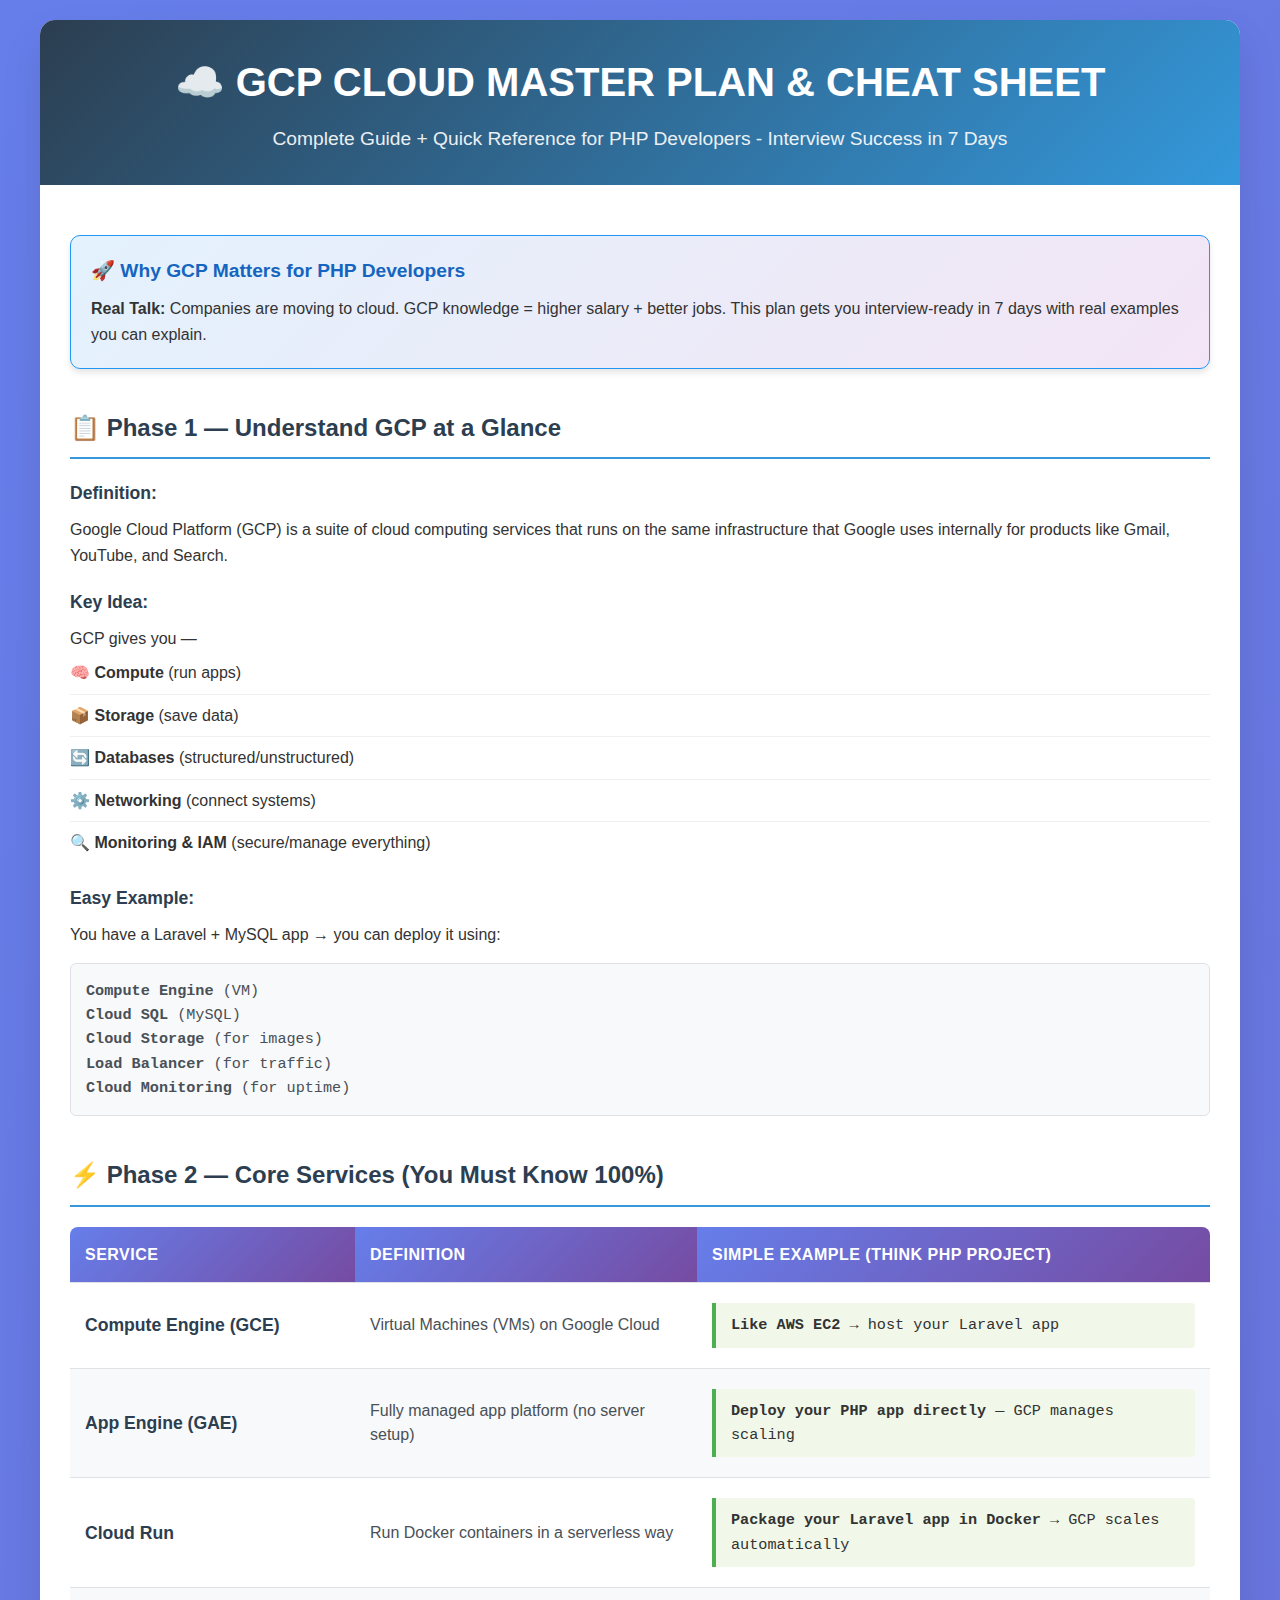
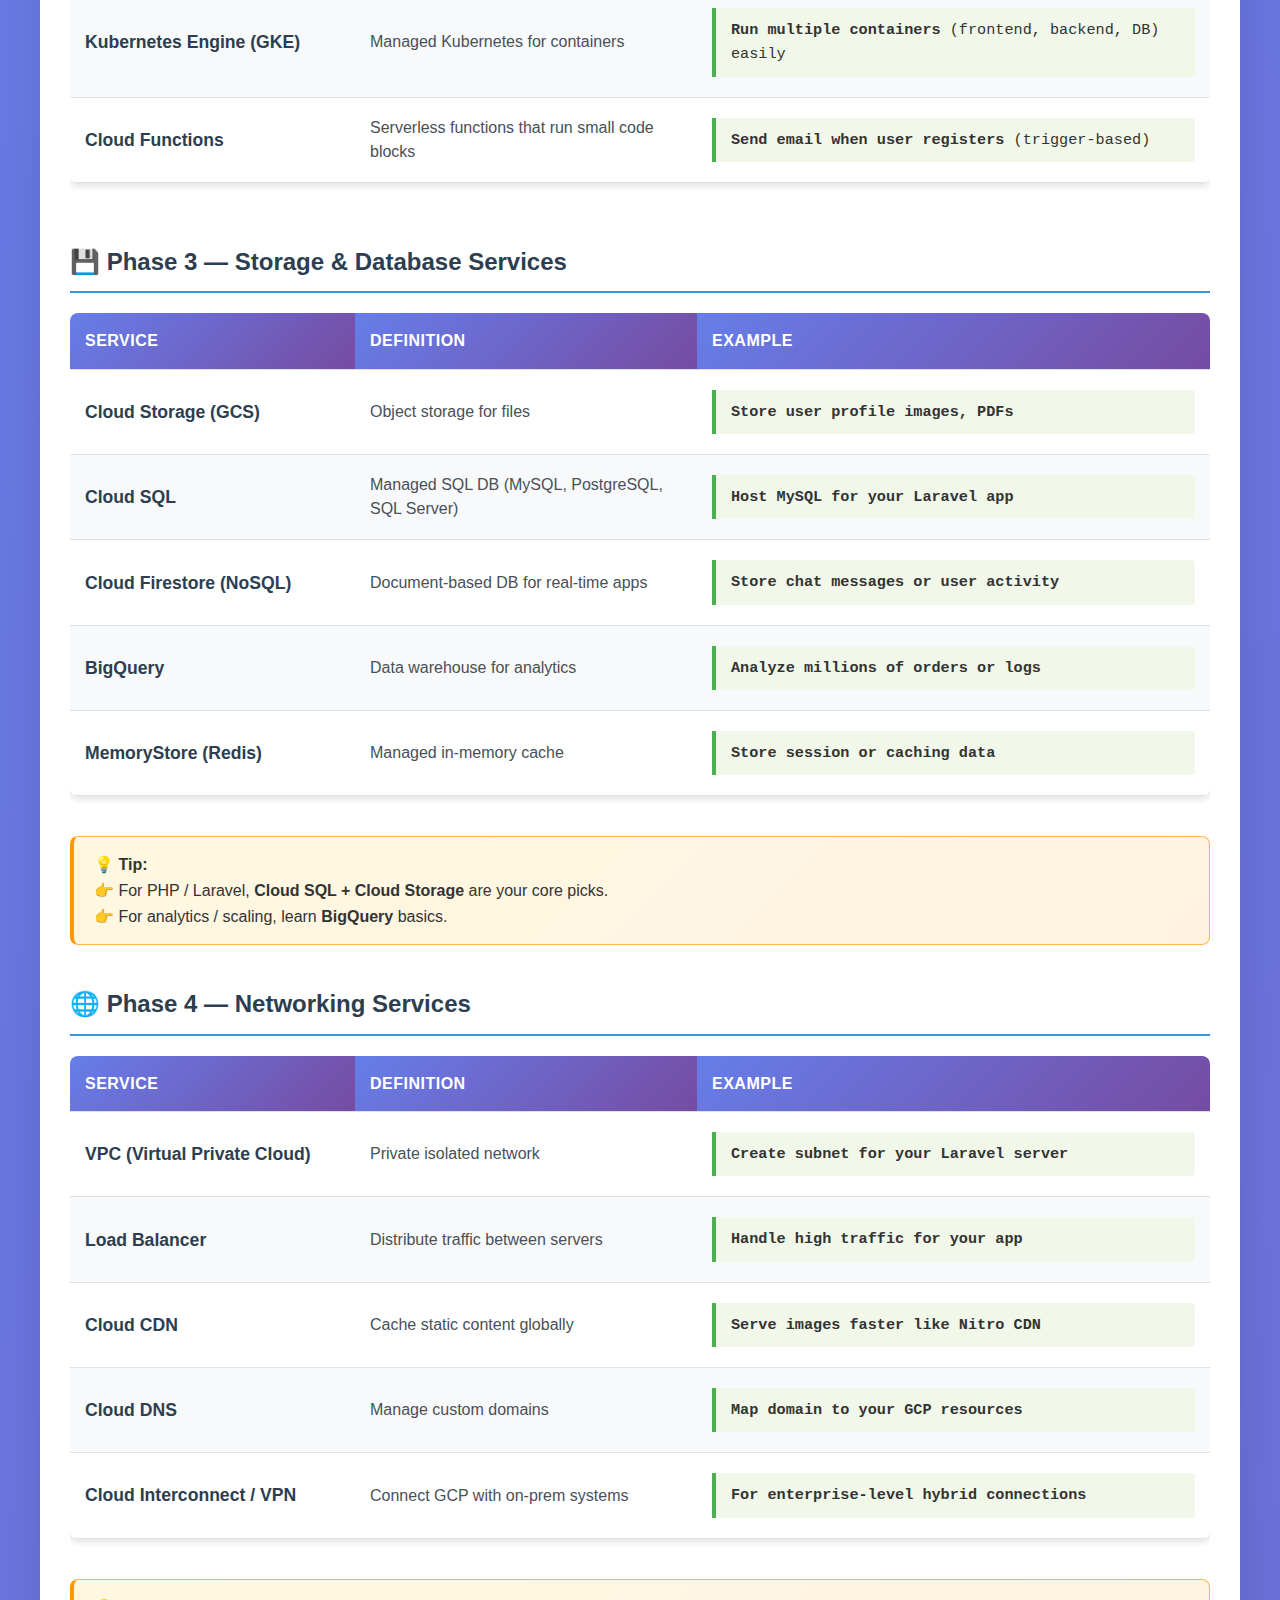
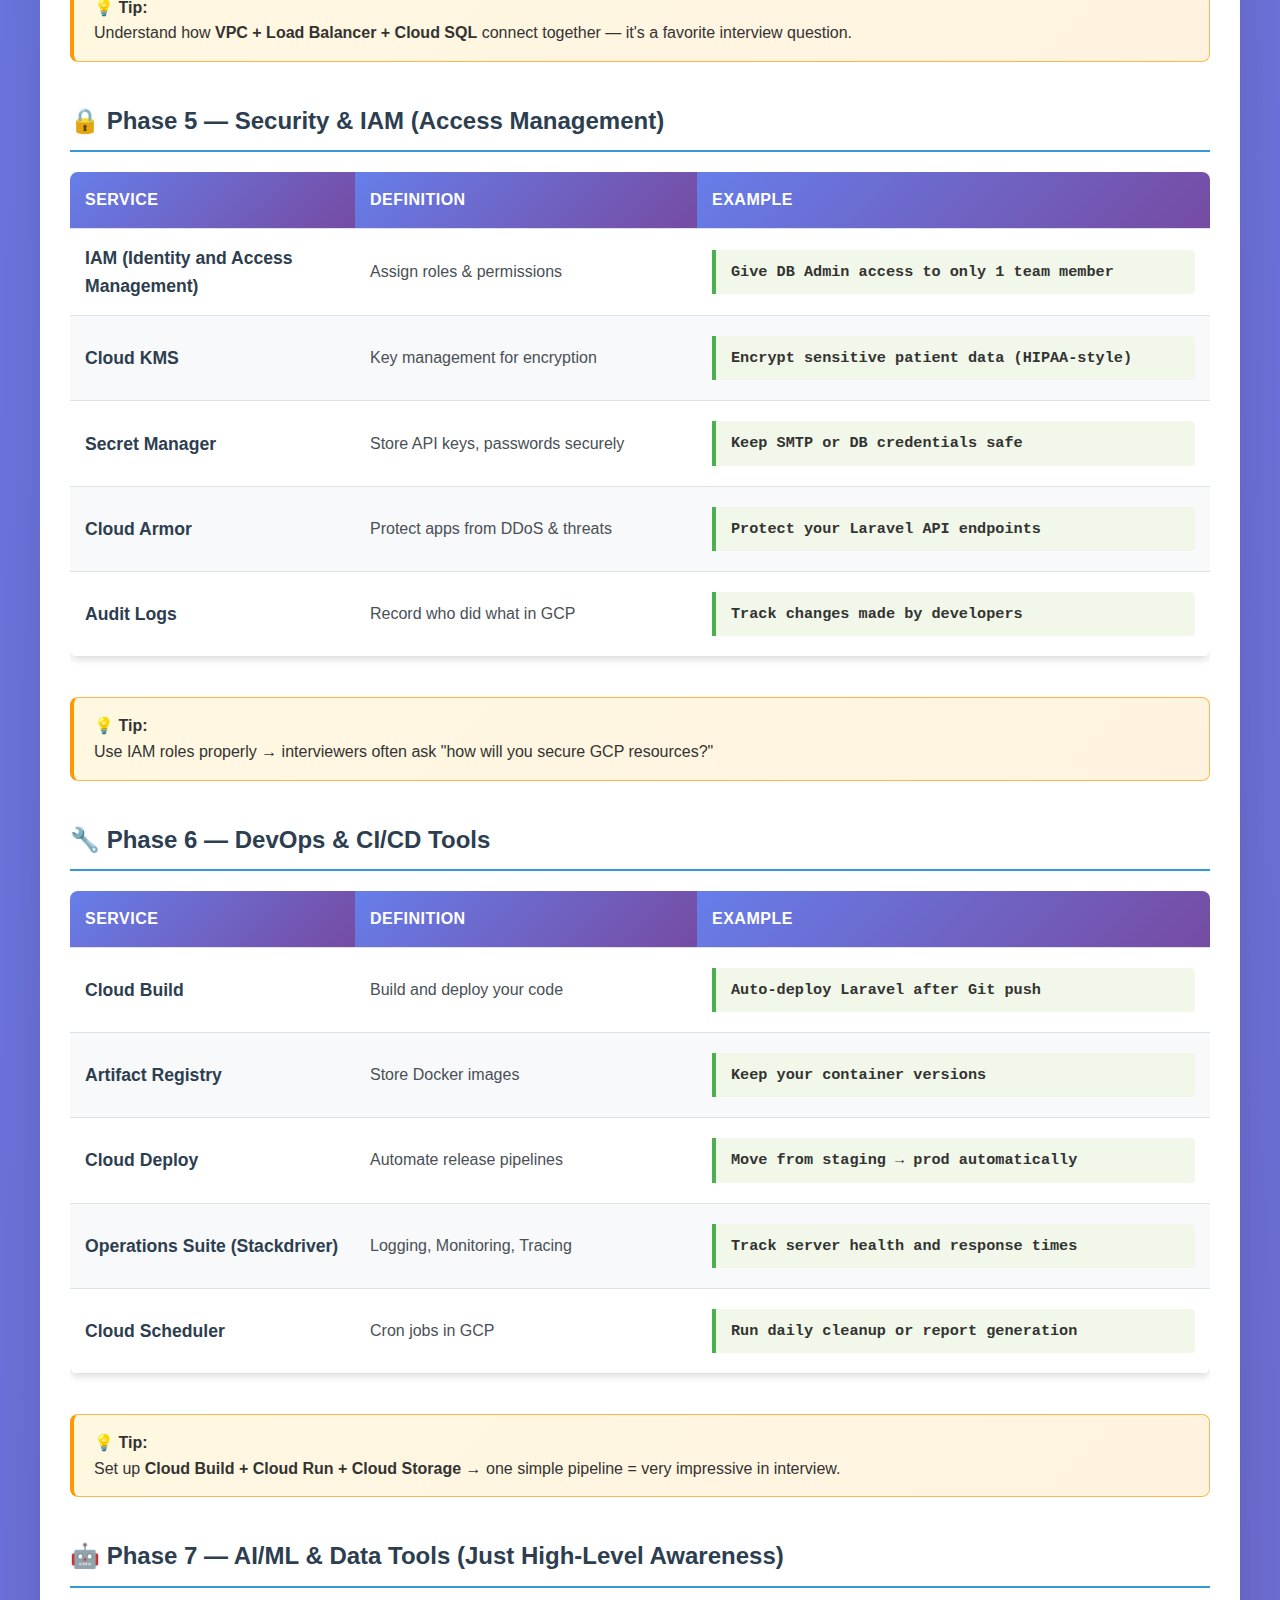
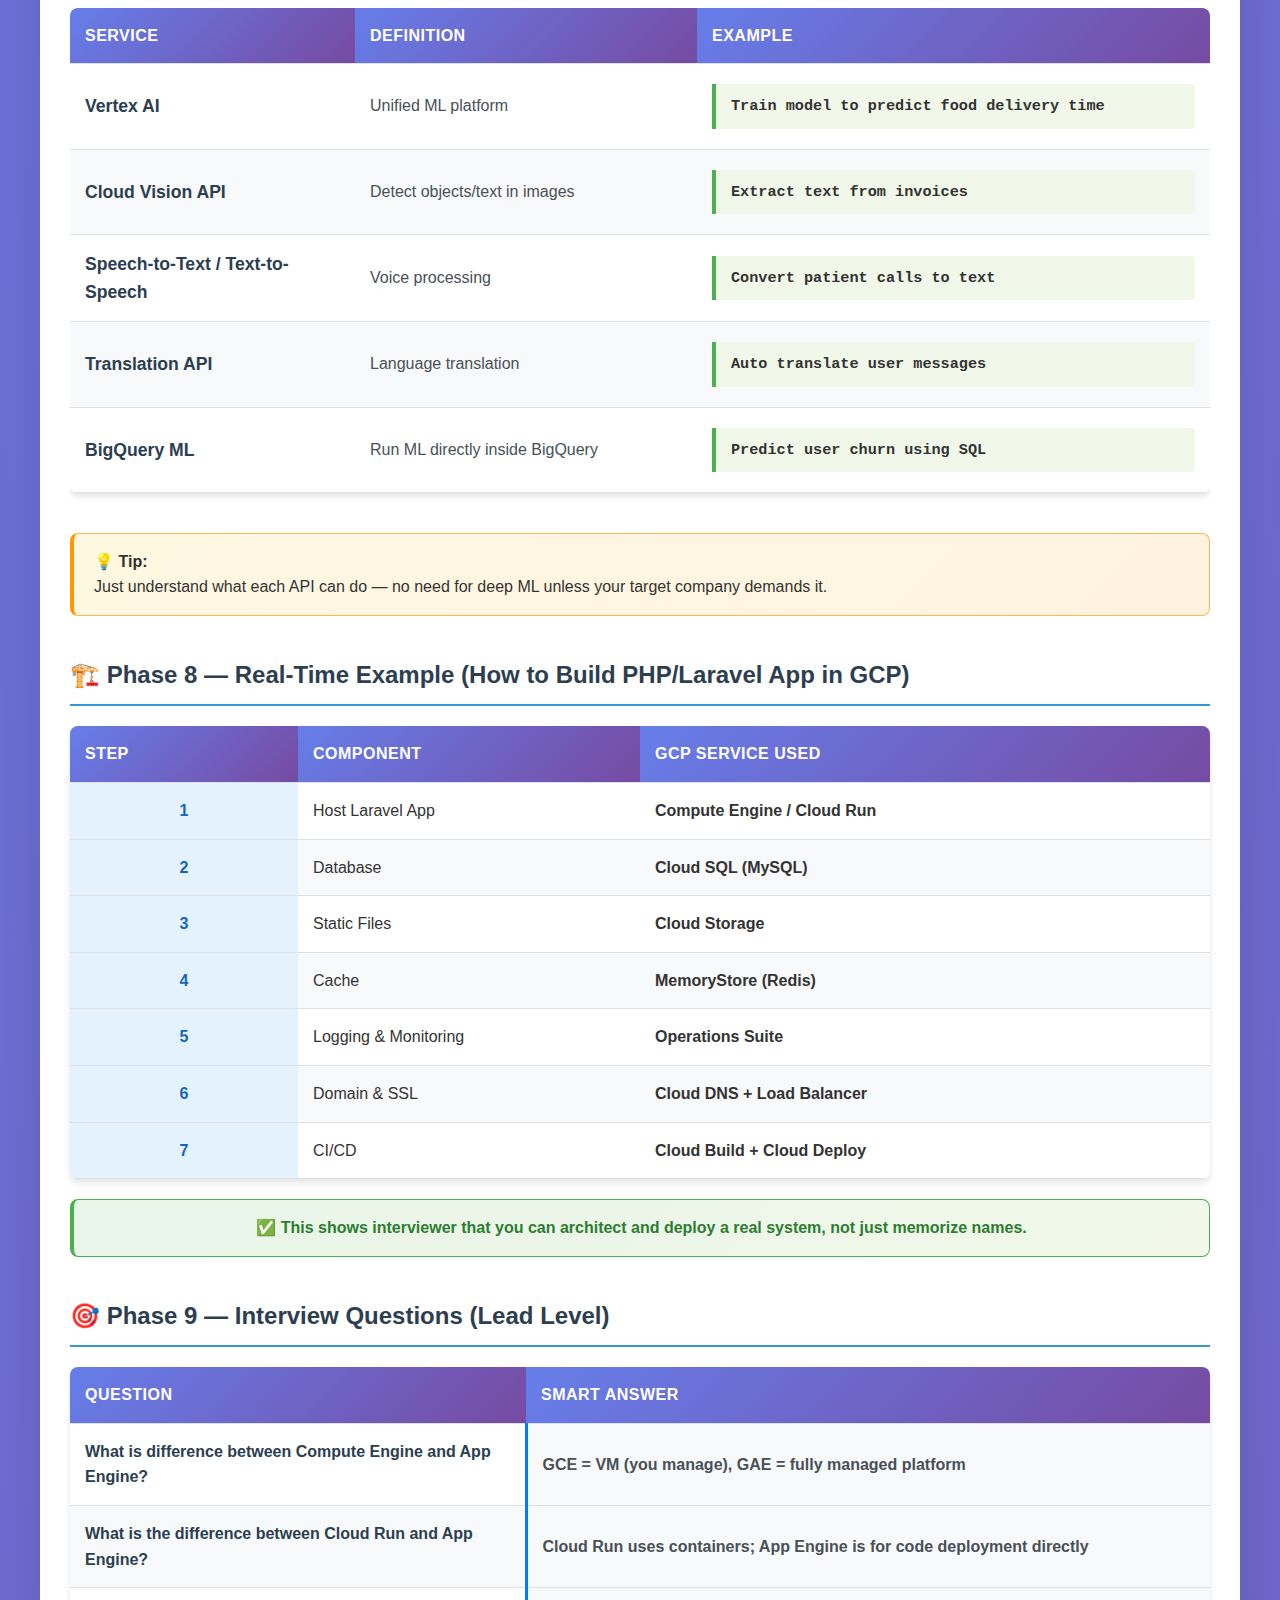
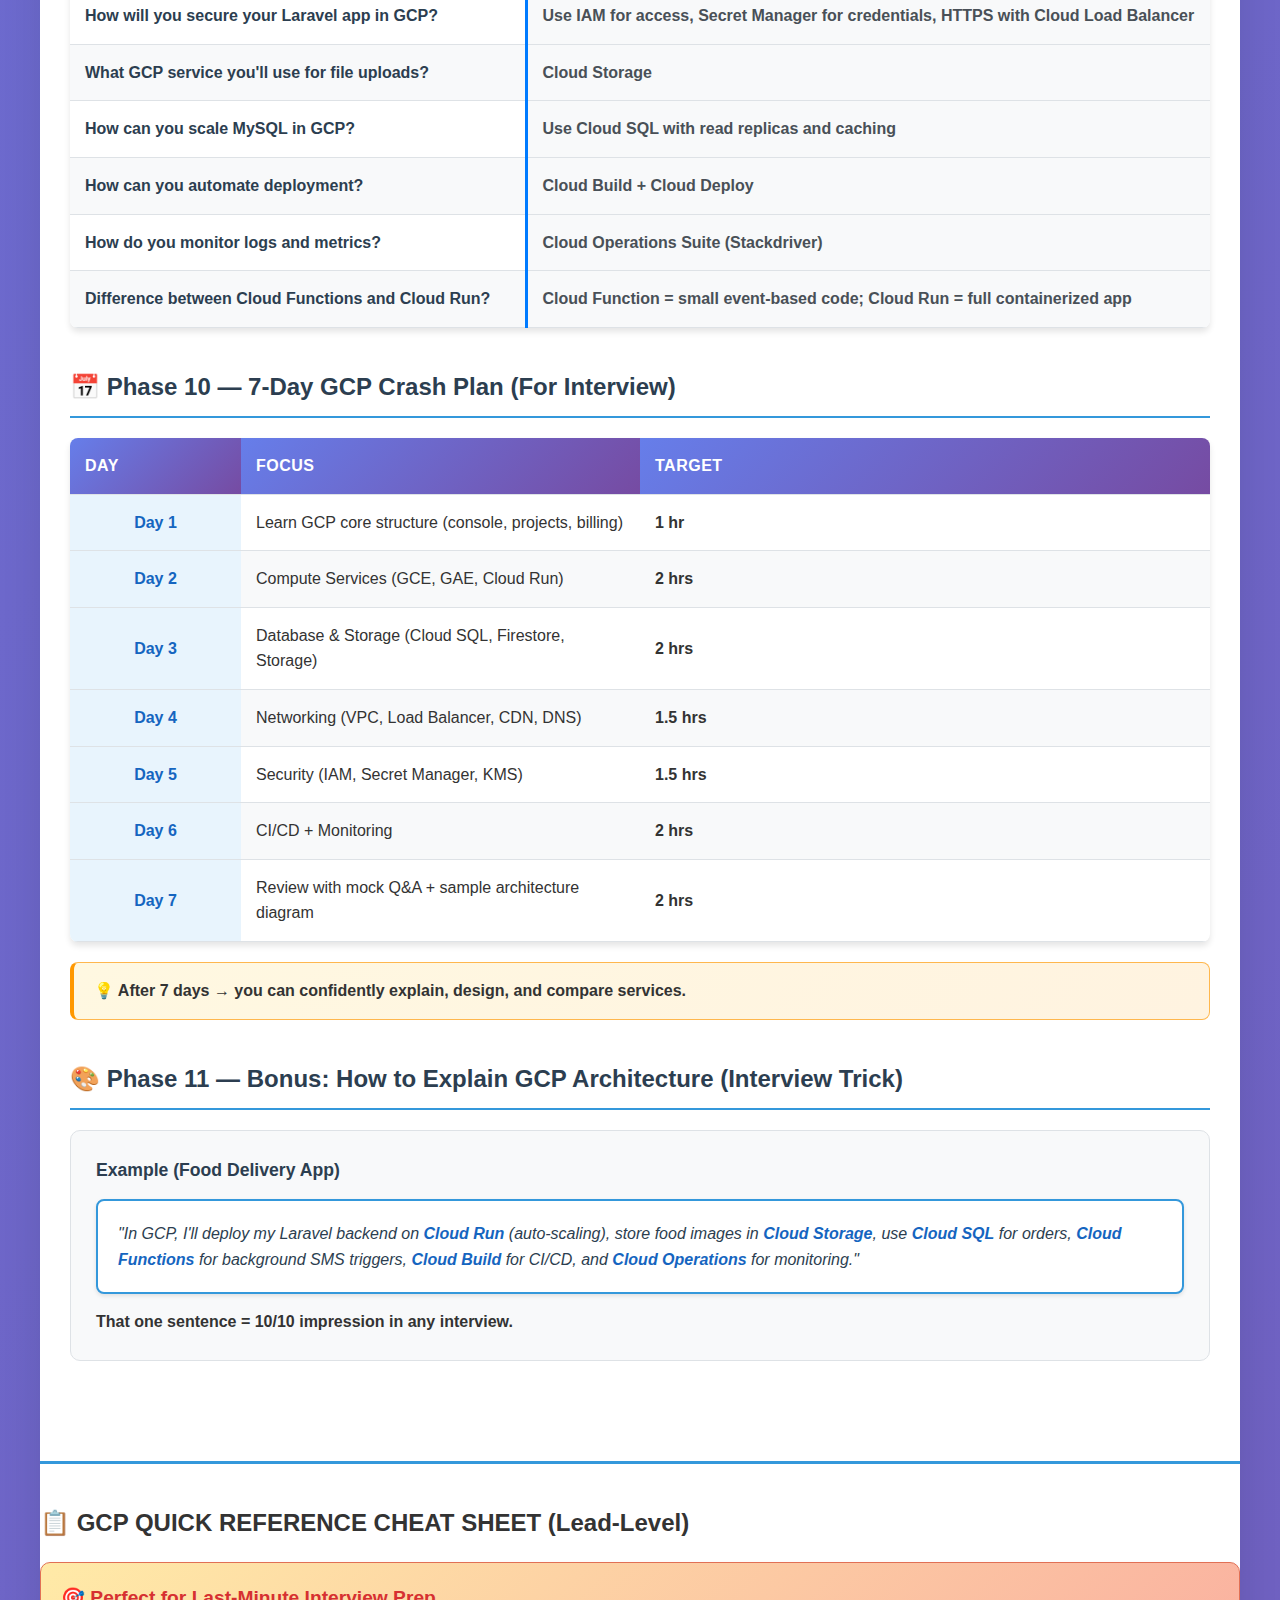
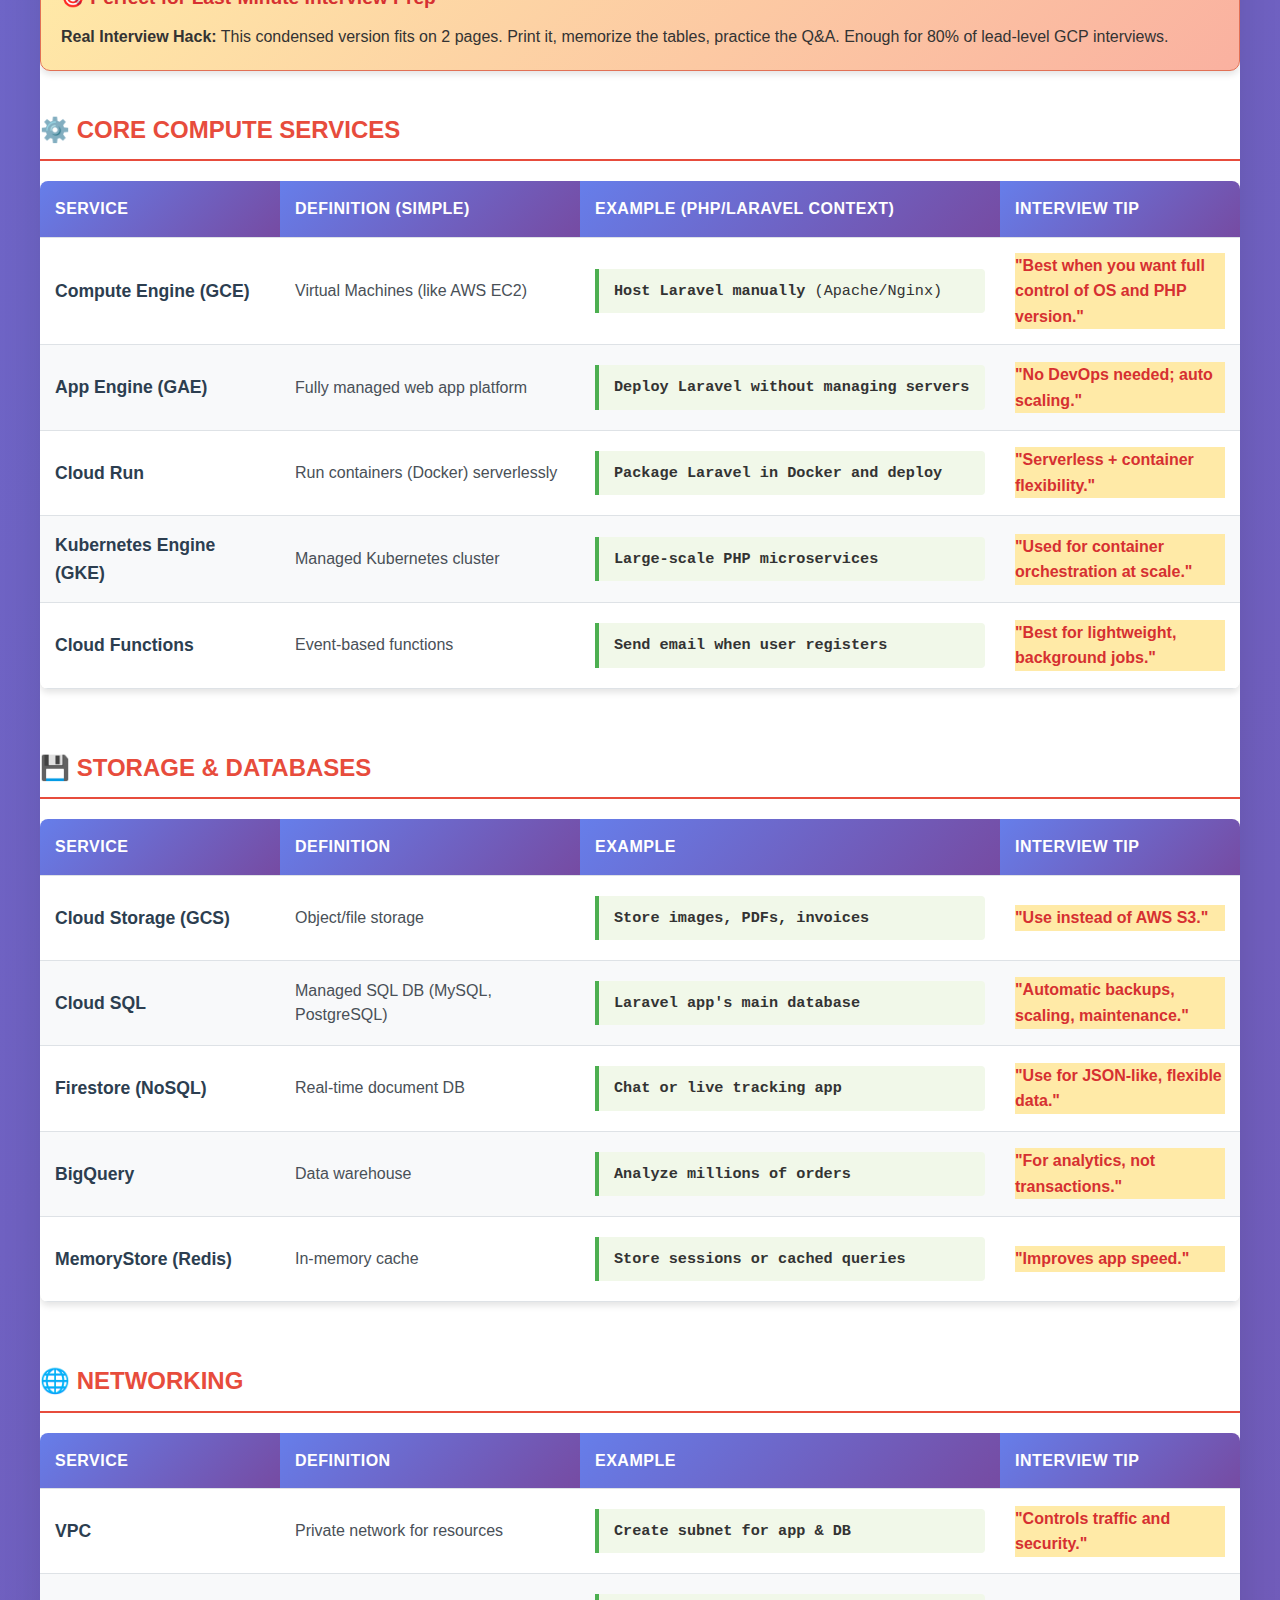
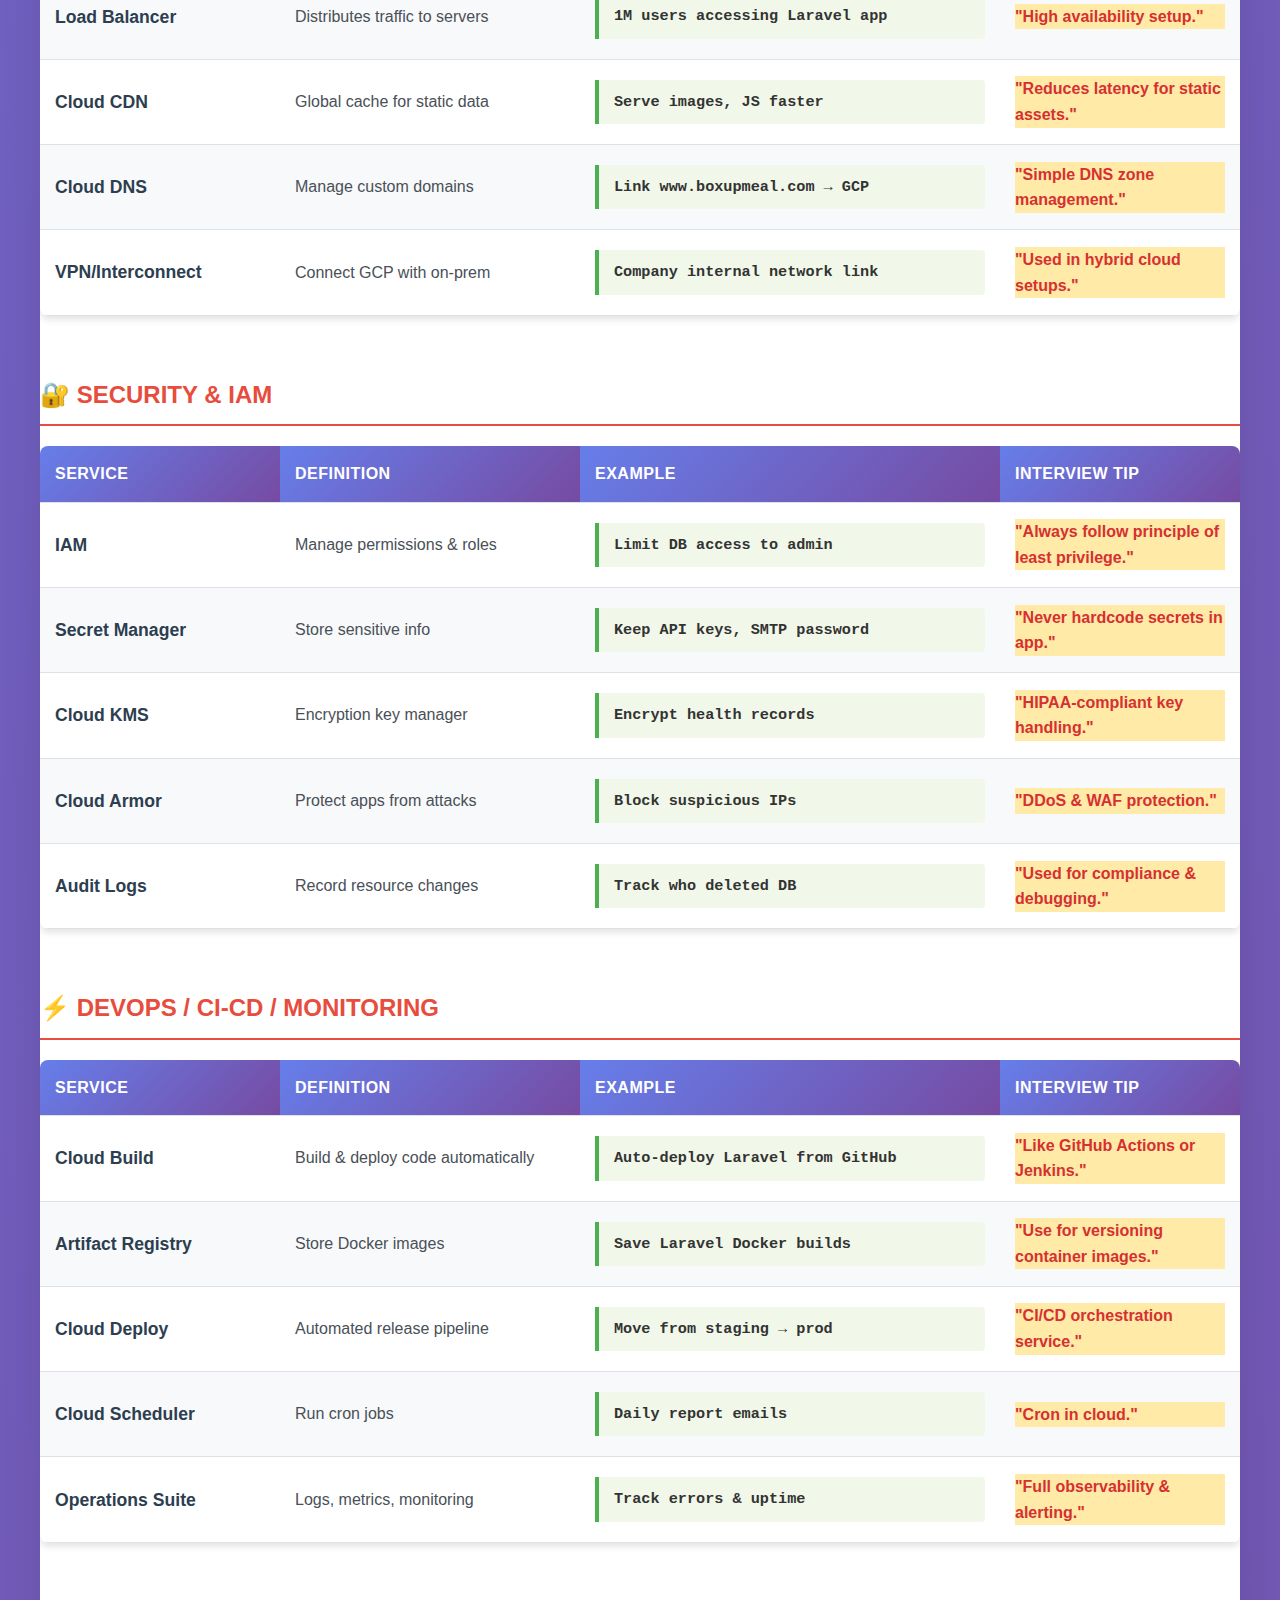
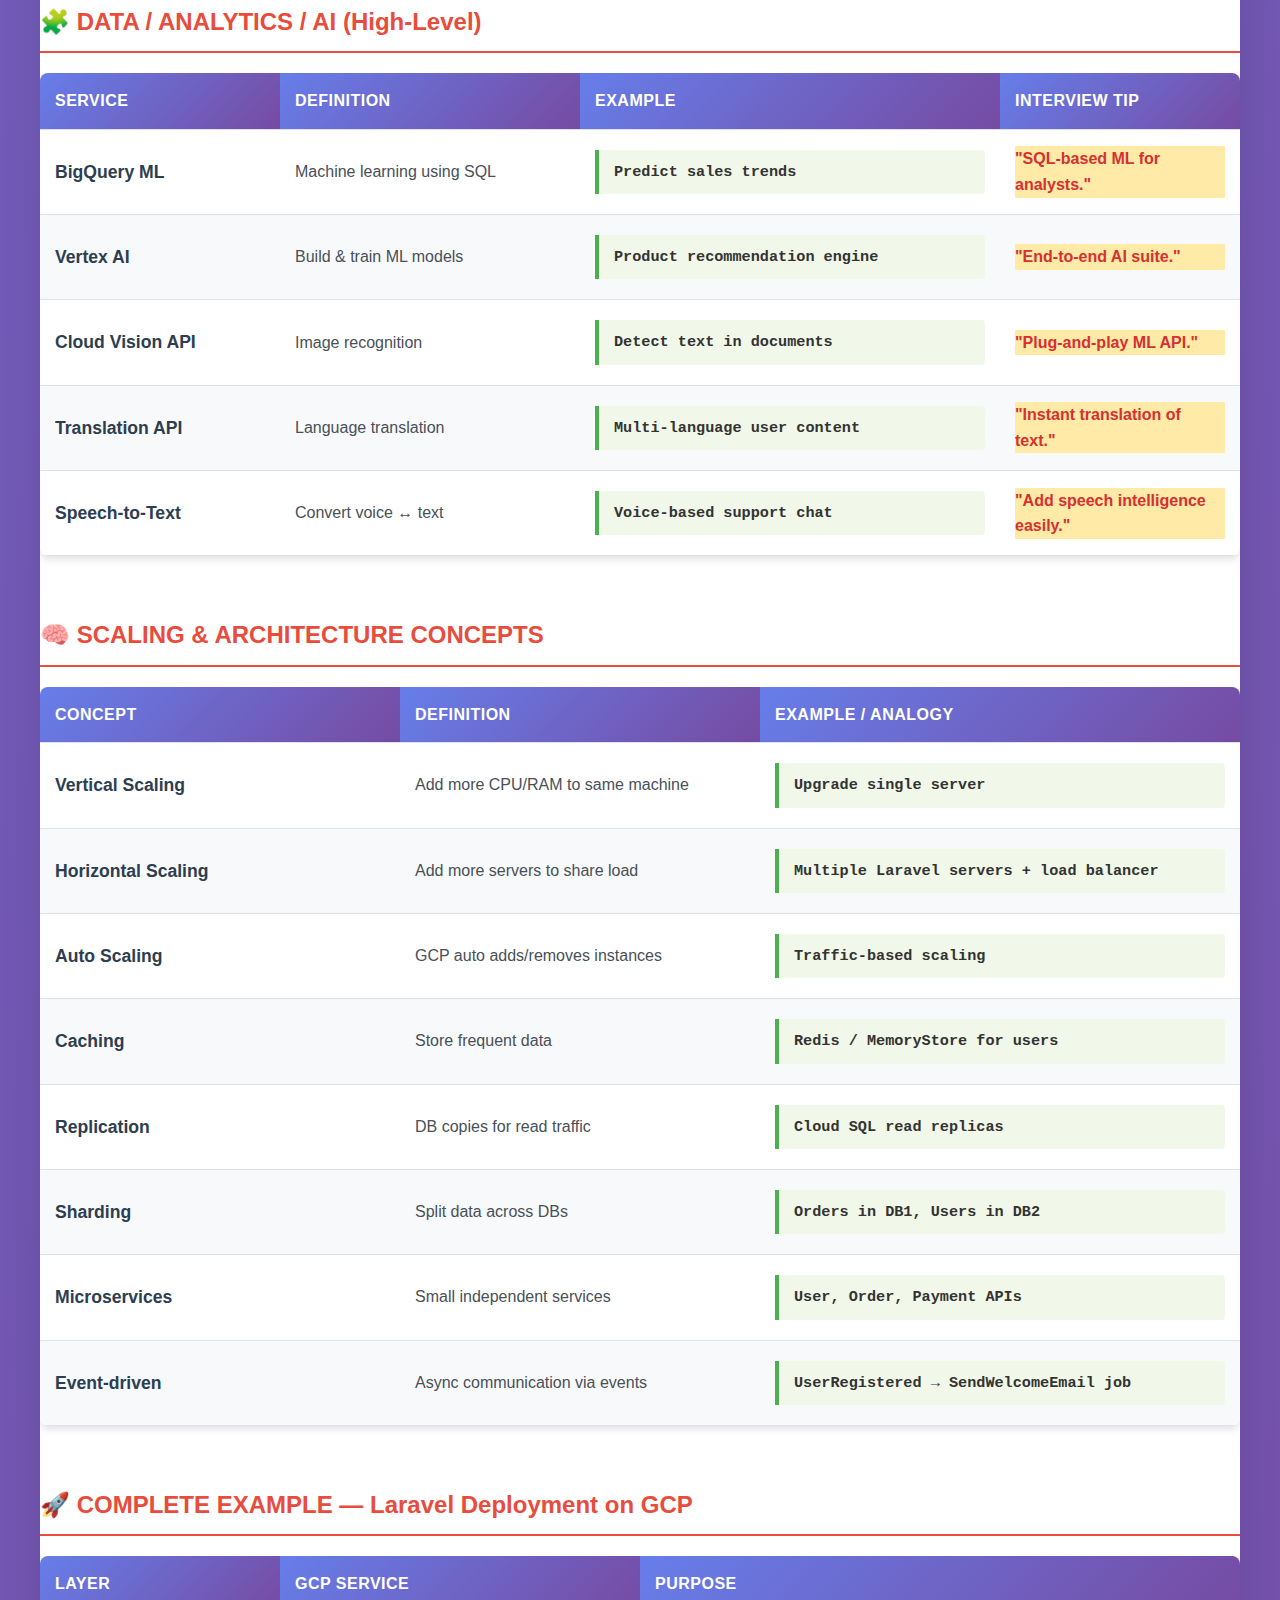
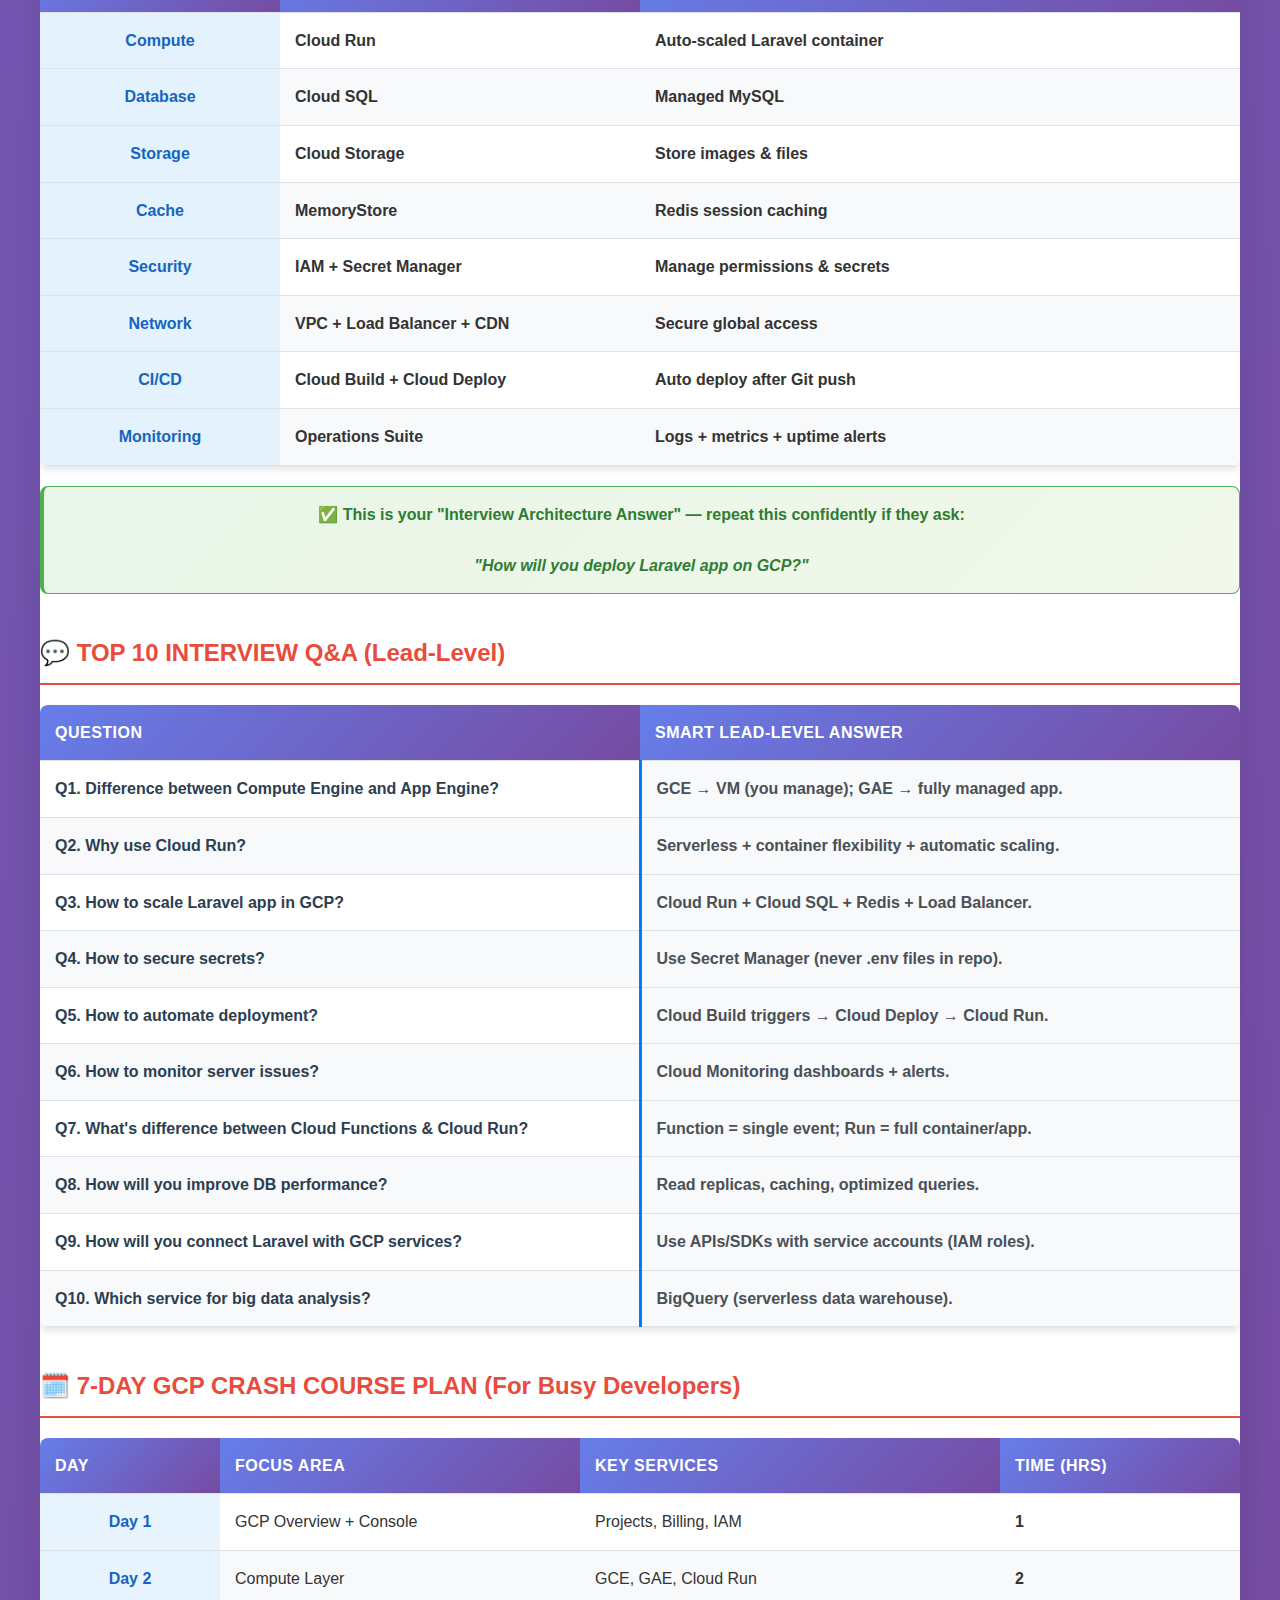
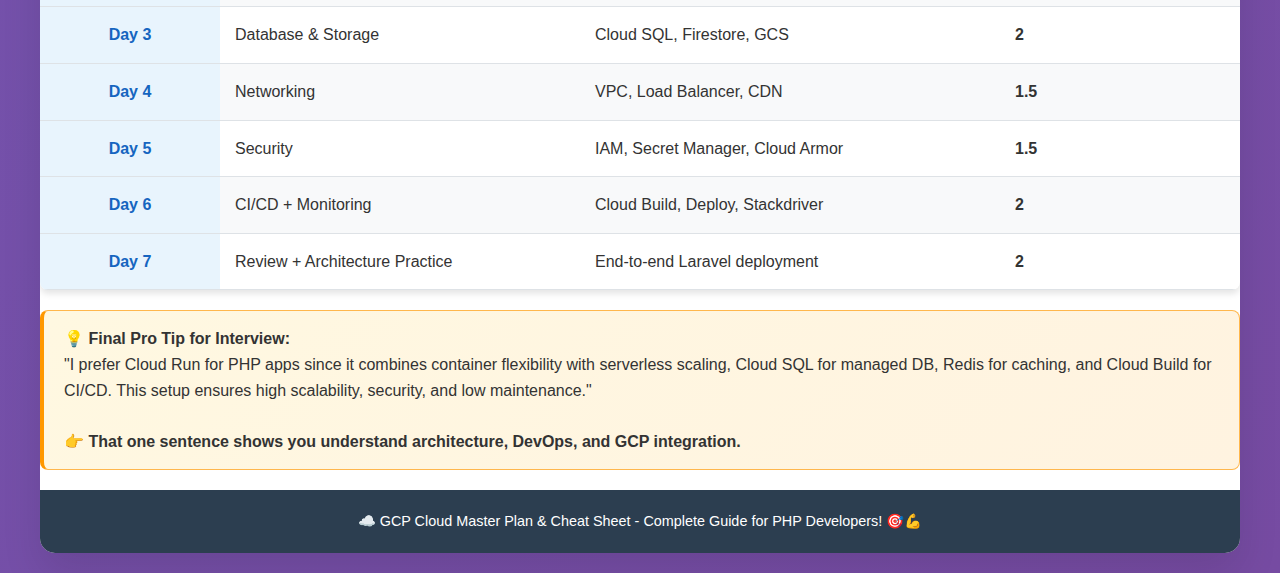
<file: gcp-master-plan.html>
<!DOCTYPE html>
<html lang="en">
<head>
    <meta charset="UTF-8">
    <meta name="viewport" content="width=device-width, initial-scale=1.0">
    <title>GCP Cloud Master Plan & Cheat Sheet - PHP Developer Guide</title>
    <style>
        * {
            margin: 0;
            padding: 0;
            box-sizing: border-box;
        }

        body {
            font-family: 'Segoe UI', Tahoma, Geneva, Verdana, sans-serif;
            line-height: 1.6;
            color: #333;
            background: linear-gradient(135deg, #667eea 0%, #764ba2 100%);
            min-height: 100vh;
            padding: 20px;
        }

        .container {
            max-width: 1200px;
            margin: 0 auto;
            background: white;
            border-radius: 15px;
            box-shadow: 0 20px 40px rgba(0,0,0,0.1);
            overflow: hidden;
        }

        .header {
            background: linear-gradient(135deg, #2c3e50 0%, #3498db 100%);
            color: white;
            padding: 30px;
            text-align: center;
        }

        .header h1 {
            font-size: 2.5em;
            margin-bottom: 10px;
            font-weight: 700;
        }

        .header p {
            font-size: 1.2em;
            opacity: 0.9;
        }

        .content {
            padding: 30px;
        }

        .table-container {
            overflow-x: auto;
            margin-top: 20px;
        }

        table {
            width: 100%;
            border-collapse: collapse;
            margin-bottom: 20px;
            background: white;
            border-radius: 8px;
            overflow: hidden;
            box-shadow: 0 4px 6px rgba(0,0,0,0.1);
        }

        th, td {
            padding: 15px;
            text-align: left;
            border-bottom: 1px solid #dee2e6;
        }

        th {
            background: linear-gradient(135deg, #667eea 0%, #764ba2 100%);
            color: white;
            font-weight: 600;
            font-size: 1em;
            text-transform: uppercase;
            letter-spacing: 0.5px;
        }

        tr:nth-child(even) {
            background: #f8f9fa;
        }

        tr:hover {
            background: #e3f2fd;
            transition: background 0.2s ease;
        }

        .topic {
            font-weight: 600;
            color: #2c3e50;
            font-size: 1.1em;
        }

        .definition {
            color: #495057;
            line-height: 1.5;
        }

        .example {
            background: #f1f8e9;
            border-left: 4px solid #4caf50;
            padding: 10px 15px;
            margin: 5px 0;
            font-family: 'Courier New', monospace;
            font-size: 0.95em;
            border-radius: 0 4px 4px 0;
        }

        .footer {
            background: #2c3e50;
            color: white;
            text-align: center;
            padding: 20px;
            font-size: 0.9em;
        }

        /* GCP Cloud Master Plan Styles */
        .section-title {
            font-size: 1.5em;
            color: #2c3e50;
            margin: 40px 0 20px 0;
            padding-bottom: 10px;
            border-bottom: 2px solid #3498db;
            font-weight: 600;
        }

        .gcp-intro {
            margin-bottom: 30px;
        }

        .highlight-box {
            background: linear-gradient(135deg, #e3f2fd 0%, #f3e5f5 100%);
            border: 1px solid #2196f3;
            border-radius: 10px;
            padding: 20px;
            margin: 20px 0;
            box-shadow: 0 4px 6px rgba(0,0,0,0.1);
        }

        .highlight-box h3 {
            color: #1565c0;
            margin-bottom: 10px;
            font-size: 1.2em;
        }

        .gcp-definition h4 {
            color: #2c3e50;
            margin: 20px 0 10px 0;
            font-size: 1.1em;
            font-weight: 600;
        }

        .emoji-list {
            list-style: none;
            padding: 0;
        }

        .emoji-list li {
            padding: 8px 0;
            border-bottom: 1px solid #f0f0f0;
        }

        .emoji-list li:last-child {
            border-bottom: none;
        }

        .code-example {
            background: #f8f9fa;
            border: 1px solid #dee2e6;
            border-radius: 6px;
            padding: 15px;
            margin: 15px 0;
            font-family: 'Courier New', monospace;
            font-size: 0.95em;
            color: #495057;
        }

        .tip-box {
            background: linear-gradient(135deg, #fff8e1 0%, #fff3e0 100%);
            border: 1px solid #ffb74d;
            border-radius: 8px;
            padding: 15px 20px;
            margin: 20px 0;
            border-left: 4px solid #ff9800;
        }

        .success-box {
            background: linear-gradient(135deg, #e8f5e8 0%, #f1f8e9 100%);
            border: 1px solid #4caf50;
            border-radius: 8px;
            padding: 15px 20px;
            margin: 20px 0;
            border-left: 4px solid #4caf50;
            text-align: center;
            font-weight: 600;
            color: #2e7d32;
        }

        .architecture-table .step {
            text-align: center;
            font-weight: bold;
            color: #1565c0;
            background: #e3f2fd;
        }

        .interview-questions .question {
            font-weight: 600;
            color: #2c3e50;
        }

        .interview-questions .answer {
            background: #f8f9fa;
            border-left: 3px solid #007bff;
            padding: 10px 15px;
            color: #495057;
        }

        .study-plan .day {
            text-align: center;
            font-weight: bold;
            color: #1565c0;
            background: #e8f4fd;
        }

        .architecture-example {
            background: #f8f9fa;
            border-radius: 10px;
            padding: 25px;
            margin: 20px 0;
            border: 1px solid #dee2e6;
        }

        .architecture-example h4 {
            color: #2c3e50;
            margin-bottom: 15px;
            font-size: 1.1em;
        }

        .quote-box {
            background: white;
            border: 2px solid #3498db;
            border-radius: 8px;
            padding: 20px;
            margin: 15px 0;
            font-style: italic;
            color: #2c3e50;
            box-shadow: 0 2px 4px rgba(0,0,0,0.1);
        }

        .quote-box strong {
            color: #1565c0;
        }

        /* Cheat Sheet Section Styles */
        .cheat-sheet-section {
            margin-top: 50px;
            padding-top: 40px;
            border-top: 3px solid #3498db;
        }

        .cheat-sheet-section .section-title {
            color: #e74c3c;
            border-bottom-color: #e74c3c;
        }

        .cheat-sheet-section .highlight-box {
            background: linear-gradient(135deg, #ffeaa7 0%, #fab1a0 100%);
            border-color: #e17055;
        }

        .cheat-sheet-section .highlight-box h3 {
            color: #d63031;
        }

        .cheat-sheet-section .topic {
            font-weight: 700;
            color: #2c3e50;
        }

        .cheat-sheet-section .lead-tip {
            background: #ffeaa7;
            border-left-color: #d63031;
            color: #d63031;
            font-weight: 600;
        }

        @media (max-width: 768px) {
            .header h1 {
                font-size: 2em;
            }

            th, td {
                padding: 10px;
                font-size: 0.9em;
            }

            .content {
                padding: 20px;
            }
        }
    </style>
</head>
<body>
    <div class="container">
        <div class="header">
            <h1>☁️ GCP CLOUD MASTER PLAN & CHEAT SHEET</h1>
            <p>Complete Guide + Quick Reference for PHP Developers - Interview Success in 7 Days</p>
        </div>

        <div class="content">
            <div class="gcp-intro">
                <div class="highlight-box">
                    <h3>🚀 Why GCP Matters for PHP Developers</h3>
                    <p><strong>Real Talk:</strong> Companies are moving to cloud. GCP knowledge = higher salary + better jobs. This plan gets you interview-ready in 7 days with real examples you can explain.</p>
                </div>
            </div>

            <h3 class="section-title">📋 Phase 1 — Understand GCP at a Glance</h3>
            <div class="gcp-definition">
                <h4>Definition:</h4>
                <p>Google Cloud Platform (GCP) is a suite of cloud computing services that runs on the same infrastructure that Google uses internally for products like Gmail, YouTube, and Search.</p>

                <h4>Key Idea:</h4>
                <p>GCP gives you —</p>
                <ul class="emoji-list">
                    <li>🧠 <strong>Compute</strong> (run apps)</li>
                    <li>📦 <strong>Storage</strong> (save data)</li>
                    <li>🔄 <strong>Databases</strong> (structured/unstructured)</li>
                    <li>⚙️ <strong>Networking</strong> (connect systems)</li>
                    <li>🔍 <strong>Monitoring & IAM</strong> (secure/manage everything)</li>
                </ul>

                <h4>Easy Example:</h4>
                <p>You have a Laravel + MySQL app → you can deploy it using:</p>
                <div class="code-example">
                    <strong>Compute Engine</strong> (VM)<br>
                    <strong>Cloud SQL</strong> (MySQL)<br>
                    <strong>Cloud Storage</strong> (for images)<br>
                    <strong>Load Balancer</strong> (for traffic)<br>
                    <strong>Cloud Monitoring</strong> (for uptime)
                </div>
            </div>

            <h3 class="section-title">⚡ Phase 2 — Core Services (You Must Know 100%)</h3>
            <div class="table-container">
                <table>
                    <thead>
                        <tr>
                            <th style="width: 25%">Service</th>
                            <th style="width: 30%">Definition</th>
                            <th style="width: 45%">Simple Example (Think PHP Project)</th>
                        </tr>
                    </thead>
                    <tbody>
                        <tr>
                            <td class="topic">Compute Engine (GCE)</td>
                            <td class="definition">Virtual Machines (VMs) on Google Cloud</td>
                            <td><div class="example"><strong>Like AWS EC2</strong> → host your Laravel app</div></td>
                        </tr>
                        <tr>
                            <td class="topic">App Engine (GAE)</td>
                            <td class="definition">Fully managed app platform (no server setup)</td>
                            <td><div class="example"><strong>Deploy your PHP app directly</strong> — GCP manages scaling</div></td>
                        </tr>
                        <tr>
                            <td class="topic">Cloud Run</td>
                            <td class="definition">Run Docker containers in a serverless way</td>
                            <td><div class="example"><strong>Package your Laravel app in Docker</strong> → GCP scales automatically</div></td>
                        </tr>
                        <tr>
                            <td class="topic">Kubernetes Engine (GKE)</td>
                            <td class="definition">Managed Kubernetes for containers</td>
                            <td><div class="example"><strong>Run multiple containers</strong> (frontend, backend, DB) easily</div></td>
                        </tr>
                        <tr>
                            <td class="topic">Cloud Functions</td>
                            <td class="definition">Serverless functions that run small code blocks</td>
                            <td><div class="example"><strong>Send email when user registers</strong> (trigger-based)</div></td>
                        </tr>
                    </tbody>
                </table>
            </div>

            <h3 class="section-title">💾 Phase 3 — Storage & Database Services</h3>
            <div class="table-container">
                <table>
                    <thead>
                        <tr>
                            <th style="width: 25%">Service</th>
                            <th style="width: 30%">Definition</th>
                            <th style="width: 45%">Example</th>
                        </tr>
                    </thead>
                    <tbody>
                        <tr>
                            <td class="topic">Cloud Storage (GCS)</td>
                            <td class="definition">Object storage for files</td>
                            <td><div class="example"><strong>Store user profile images, PDFs</strong></div></td>
                        </tr>
                        <tr>
                            <td class="topic">Cloud SQL</td>
                            <td class="definition">Managed SQL DB (MySQL, PostgreSQL, SQL Server)</td>
                            <td><div class="example"><strong>Host MySQL for your Laravel app</strong></div></td>
                        </tr>
                        <tr>
                            <td class="topic">Cloud Firestore (NoSQL)</td>
                            <td class="definition">Document-based DB for real-time apps</td>
                            <td><div class="example"><strong>Store chat messages or user activity</strong></div></td>
                        </tr>
                        <tr>
                            <td class="topic">BigQuery</td>
                            <td class="definition">Data warehouse for analytics</td>
                            <td><div class="example"><strong>Analyze millions of orders or logs</strong></div></td>
                        </tr>
                        <tr>
                            <td class="topic">MemoryStore (Redis)</td>
                            <td class="definition">Managed in-memory cache</td>
                            <td><div class="example"><strong>Store session or caching data</strong></div></td>
                        </tr>
                    </tbody>
                </table>
            </div>

            <div class="tip-box">
                <strong>💡 Tip:</strong>
                <p>👉 For PHP / Laravel, <strong>Cloud SQL + Cloud Storage</strong> are your core picks.</p>
                <p>👉 For analytics / scaling, learn <strong>BigQuery</strong> basics.</p>
            </div>

            <h3 class="section-title">🌐 Phase 4 — Networking Services</h3>
            <div class="table-container">
                <table>
                    <thead>
                        <tr>
                            <th style="width: 25%">Service</th>
                            <th style="width: 30%">Definition</th>
                            <th style="width: 45%">Example</th>
                        </tr>
                    </thead>
                    <tbody>
                        <tr>
                            <td class="topic">VPC (Virtual Private Cloud)</td>
                            <td class="definition">Private isolated network</td>
                            <td><div class="example"><strong>Create subnet for your Laravel server</strong></div></td>
                        </tr>
                        <tr>
                            <td class="topic">Load Balancer</td>
                            <td class="definition">Distribute traffic between servers</td>
                            <td><div class="example"><strong>Handle high traffic for your app</strong></div></td>
                        </tr>
                        <tr>
                            <td class="topic">Cloud CDN</td>
                            <td class="definition">Cache static content globally</td>
                            <td><div class="example"><strong>Serve images faster like Nitro CDN</strong></div></td>
                        </tr>
                        <tr>
                            <td class="topic">Cloud DNS</td>
                            <td class="definition">Manage custom domains</td>
                            <td><div class="example"><strong>Map domain to your GCP resources</strong></div></td>
                        </tr>
                        <tr>
                            <td class="topic">Cloud Interconnect / VPN</td>
                            <td class="definition">Connect GCP with on-prem systems</td>
                            <td><div class="example"><strong>For enterprise-level hybrid connections</strong></div></td>
                        </tr>
                    </tbody>
                </table>
            </div>

            <div class="tip-box">
                <strong>💡 Tip:</strong>
                <p>Understand how <strong>VPC + Load Balancer + Cloud SQL</strong> connect together — it's a favorite interview question.</p>
            </div>

            <h3 class="section-title">🔒 Phase 5 — Security & IAM (Access Management)</h3>
            <div class="table-container">
                <table>
                    <thead>
                        <tr>
                            <th style="width: 25%">Service</th>
                            <th style="width: 30%">Definition</th>
                            <th style="width: 45%">Example</th>
                        </tr>
                    </thead>
                    <tbody>
                        <tr>
                            <td class="topic">IAM (Identity and Access Management)</td>
                            <td class="definition">Assign roles & permissions</td>
                            <td><div class="example"><strong>Give DB Admin access to only 1 team member</strong></div></td>
                        </tr>
                        <tr>
                            <td class="topic">Cloud KMS</td>
                            <td class="definition">Key management for encryption</td>
                            <td><div class="example"><strong>Encrypt sensitive patient data (HIPAA-style)</strong></div></td>
                        </tr>
                        <tr>
                            <td class="topic">Secret Manager</td>
                            <td class="definition">Store API keys, passwords securely</td>
                            <td><div class="example"><strong>Keep SMTP or DB credentials safe</strong></div></td>
                        </tr>
                        <tr>
                            <td class="topic">Cloud Armor</td>
                            <td class="definition">Protect apps from DDoS & threats</td>
                            <td><div class="example"><strong>Protect your Laravel API endpoints</strong></div></td>
                        </tr>
                        <tr>
                            <td class="topic">Audit Logs</td>
                            <td class="definition">Record who did what in GCP</td>
                            <td><div class="example"><strong>Track changes made by developers</strong></div></td>
                        </tr>
                    </tbody>
                </table>
            </div>

            <div class="tip-box">
                <strong>💡 Tip:</strong>
                <p>Use IAM roles properly → interviewers often ask "how will you secure GCP resources?"</p>
            </div>

            <h3 class="section-title">🔧 Phase 6 — DevOps & CI/CD Tools</h3>
            <div class="table-container">
                <table>
                    <thead>
                        <tr>
                            <th style="width: 25%">Service</th>
                            <th style="width: 30%">Definition</th>
                            <th style="width: 45%">Example</th>
                        </tr>
                    </thead>
                    <tbody>
                        <tr>
                            <td class="topic">Cloud Build</td>
                            <td class="definition">Build and deploy your code</td>
                            <td><div class="example"><strong>Auto-deploy Laravel after Git push</strong></div></td>
                        </tr>
                        <tr>
                            <td class="topic">Artifact Registry</td>
                            <td class="definition">Store Docker images</td>
                            <td><div class="example"><strong>Keep your container versions</strong></div></td>
                        </tr>
                        <tr>
                            <td class="topic">Cloud Deploy</td>
                            <td class="definition">Automate release pipelines</td>
                            <td><div class="example"><strong>Move from staging → prod automatically</strong></div></td>
                        </tr>
                        <tr>
                            <td class="topic">Operations Suite (Stackdriver)</td>
                            <td class="definition">Logging, Monitoring, Tracing</td>
                            <td><div class="example"><strong>Track server health and response times</strong></div></td>
                        </tr>
                        <tr>
                            <td class="topic">Cloud Scheduler</td>
                            <td class="definition">Cron jobs in GCP</td>
                            <td><div class="example"><strong>Run daily cleanup or report generation</strong></div></td>
                        </tr>
                    </tbody>
                </table>
            </div>

            <div class="tip-box">
                <strong>💡 Tip:</strong>
                <p>Set up <strong>Cloud Build + Cloud Run + Cloud Storage</strong> → one simple pipeline = very impressive in interview.</p>
            </div>

            <h3 class="section-title">🤖 Phase 7 — AI/ML & Data Tools (Just High-Level Awareness)</h3>
            <div class="table-container">
                <table>
                    <thead>
                        <tr>
                            <th style="width: 25%">Service</th>
                            <th style="width: 30%">Definition</th>
                            <th style="width: 45%">Example</th>
                        </tr>
                    </thead>
                    <tbody>
                        <tr>
                            <td class="topic">Vertex AI</td>
                            <td class="definition">Unified ML platform</td>
                            <td><div class="example"><strong>Train model to predict food delivery time</strong></div></td>
                        </tr>
                        <tr>
                            <td class="topic">Cloud Vision API</td>
                            <td class="definition">Detect objects/text in images</td>
                            <td><div class="example"><strong>Extract text from invoices</strong></div></td>
                        </tr>
                        <tr>
                            <td class="topic">Speech-to-Text / Text-to-Speech</td>
                            <td class="definition">Voice processing</td>
                            <td><div class="example"><strong>Convert patient calls to text</strong></div></td>
                        </tr>
                        <tr>
                            <td class="topic">Translation API</td>
                            <td class="definition">Language translation</td>
                            <td><div class="example"><strong>Auto translate user messages</strong></div></td>
                        </tr>
                        <tr>
                            <td class="topic">BigQuery ML</td>
                            <td class="definition">Run ML directly inside BigQuery</td>
                            <td><div class="example"><strong>Predict user churn using SQL</strong></div></td>
                        </tr>
                    </tbody>
                </table>
            </div>

            <div class="tip-box">
                <strong>💡 Tip:</strong>
                <p>Just understand what each API can do — no need for deep ML unless your target company demands it.</p>
            </div>

            <h3 class="section-title">🏗️ Phase 8 — Real-Time Example (How to Build PHP/Laravel App in GCP)</h3>
            <div class="architecture-table">
                <table>
                    <thead>
                        <tr>
                            <th style="width: 20%">Step</th>
                            <th style="width: 30%">Component</th>
                            <th style="width: 50%">GCP Service Used</th>
                        </tr>
                    </thead>
                    <tbody>
                        <tr>
                            <td class="step">1</td>
                            <td>Host Laravel App</td>
                            <td><strong>Compute Engine / Cloud Run</strong></td>
                        </tr>
                        <tr>
                            <td class="step">2</td>
                            <td>Database</td>
                            <td><strong>Cloud SQL (MySQL)</strong></td>
                        </tr>
                        <tr>
                            <td class="step">3</td>
                            <td>Static Files</td>
                            <td><strong>Cloud Storage</strong></td>
                        </tr>
                        <tr>
                            <td class="step">4</td>
                            <td>Cache</td>
                            <td><strong>MemoryStore (Redis)</strong></td>
                        </tr>
                        <tr>
                            <td class="step">5</td>
                            <td>Logging & Monitoring</td>
                            <td><strong>Operations Suite</strong></td>
                        </tr>
                        <tr>
                            <td class="step">6</td>
                            <td>Domain & SSL</td>
                            <td><strong>Cloud DNS + Load Balancer</strong></td>
                        </tr>
                        <tr>
                            <td class="step">7</td>
                            <td>CI/CD</td>
                            <td><strong>Cloud Build + Cloud Deploy</strong></td>
                        </tr>
                    </tbody>
                </table>
            </div>

            <div class="success-box">
                <strong>✅ This shows interviewer that you can architect and deploy a real system, not just memorize names.</strong>
            </div>

            <h3 class="section-title">🎯 Phase 9 — Interview Questions (Lead Level)</h3>
            <div class="interview-questions">
                <table>
                    <thead>
                        <tr>
                            <th style="width: 40%">Question</th>
                            <th style="width: 60%">Smart Answer</th>
                        </tr>
                    </thead>
                    <tbody>
                        <tr>
                            <td class="question">What is difference between Compute Engine and App Engine?</td>
                            <td class="answer"><strong>GCE = VM (you manage), GAE = fully managed platform</strong></td>
                        </tr>
                        <tr>
                            <td class="question">What is the difference between Cloud Run and App Engine?</td>
                            <td class="answer"><strong>Cloud Run uses containers; App Engine is for code deployment directly</strong></td>
                        </tr>
                        <tr>
                            <td class="question">How will you secure your Laravel app in GCP?</td>
                            <td class="answer"><strong>Use IAM for access, Secret Manager for credentials, HTTPS with Cloud Load Balancer</strong></td>
                        </tr>
                        <tr>
                            <td class="question">What GCP service you'll use for file uploads?</td>
                            <td class="answer"><strong>Cloud Storage</strong></td>
                        </tr>
                        <tr>
                            <td class="question">How can you scale MySQL in GCP?</td>
                            <td class="answer"><strong>Use Cloud SQL with read replicas and caching</strong></td>
                        </tr>
                        <tr>
                            <td class="question">How can you automate deployment?</td>
                            <td class="answer"><strong>Cloud Build + Cloud Deploy</strong></td>
                        </tr>
                        <tr>
                            <td class="question">How do you monitor logs and metrics?</td>
                            <td class="answer"><strong>Cloud Operations Suite (Stackdriver)</strong></td>
                        </tr>
                        <tr>
                            <td class="question">Difference between Cloud Functions and Cloud Run?</td>
                            <td class="answer"><strong>Cloud Function = small event-based code; Cloud Run = full containerized app</strong></td>
                        </tr>
                    </tbody>
                </table>
            </div>

            <h3 class="section-title">📅 Phase 10 — 7-Day GCP Crash Plan (For Interview)</h3>
            <div class="study-plan">
                <table>
                    <thead>
                        <tr>
                            <th style="width: 15%">Day</th>
                            <th style="width: 35%">Focus</th>
                            <th style="width: 50%">Target</th>
                        </tr>
                    </thead>
                    <tbody>
                        <tr>
                            <td class="day">Day 1</td>
                            <td>Learn GCP core structure (console, projects, billing)</td>
                            <td><strong>1 hr</strong></td>
                        </tr>
                        <tr>
                            <td class="day">Day 2</td>
                            <td>Compute Services (GCE, GAE, Cloud Run)</td>
                            <td><strong>2 hrs</strong></td>
                        </tr>
                        <tr>
                            <td class="day">Day 3</td>
                            <td>Database & Storage (Cloud SQL, Firestore, Storage)</td>
                            <td><strong>2 hrs</strong></td>
                        </tr>
                        <tr>
                            <td class="day">Day 4</td>
                            <td>Networking (VPC, Load Balancer, CDN, DNS)</td>
                            <td><strong>1.5 hrs</strong></td>
                        </tr>
                        <tr>
                            <td class="day">Day 5</td>
                            <td>Security (IAM, Secret Manager, KMS)</td>
                            <td><strong>1.5 hrs</strong></td>
                        </tr>
                        <tr>
                            <td class="day">Day 6</td>
                            <td>CI/CD + Monitoring</td>
                            <td><strong>2 hrs</strong></td>
                        </tr>
                        <tr>
                            <td class="day">Day 7</td>
                            <td>Review with mock Q&A + sample architecture diagram</td>
                            <td><strong>2 hrs</strong></td>
                        </tr>
                    </tbody>
                </table>
            </div>

            <div class="tip-box">
                <strong>💡 After 7 days → you can confidently explain, design, and compare services.</strong>
            </div>

            <h3 class="section-title">🎨 Phase 11 — Bonus: How to Explain GCP Architecture (Interview Trick)</h3>
            <div class="architecture-example">
                <h4>Example (Food Delivery App)</h4>
                <div class="quote-box">
                    "In GCP, I'll deploy my Laravel backend on <strong>Cloud Run</strong> (auto-scaling), store food images in <strong>Cloud Storage</strong>, use <strong>Cloud SQL</strong> for orders, <strong>Cloud Functions</strong> for background SMS triggers, <strong>Cloud Build</strong> for CI/CD, and <strong>Cloud Operations</strong> for monitoring."
                </div>
                <p><strong>That one sentence = 10/10 impression in any interview.</strong></p>
            </div>
        </div>

        <!-- GCP Quick Reference Cheat Sheet -->
        <div class="cheat-sheet-section">
            <h2 class="phase-title">📋 GCP QUICK REFERENCE CHEAT SHEET (Lead-Level)</h2>

            <div class="highlight-box">
                <h3>🎯 Perfect for Last-Minute Interview Prep</h3>
                <p><strong>Real Interview Hack:</strong> This condensed version fits on 2 pages. Print it, memorize the tables, practice the Q&A. Enough for 80% of lead-level GCP interviews.</p>
            </div>

            <h3 class="section-title">⚙️ CORE COMPUTE SERVICES</h3>
            <div class="table-container">
                <table>
                    <thead>
                        <tr>
                            <th style="width: 20%">Service</th>
                            <th style="width: 25%">Definition (Simple)</th>
                            <th style="width: 35%">Example (PHP/Laravel Context)</th>
                            <th style="width: 20%">Interview Tip</th>
                        </tr>
                    </thead>
                    <tbody>
                        <tr>
                            <td class="topic">Compute Engine (GCE)</td>
                            <td class="definition">Virtual Machines (like AWS EC2)</td>
                            <td><div class="example"><strong>Host Laravel manually</strong> (Apache/Nginx)</div></td>
                            <td><div class="lead-tip">"Best when you want full control of OS and PHP version."</div></td>
                        </tr>
                        <tr>
                            <td class="topic">App Engine (GAE)</td>
                            <td class="definition">Fully managed web app platform</td>
                            <td><div class="example"><strong>Deploy Laravel without managing servers</strong></div></td>
                            <td><div class="lead-tip">"No DevOps needed; auto scaling."</div></td>
                        </tr>
                        <tr>
                            <td class="topic">Cloud Run</td>
                            <td class="definition">Run containers (Docker) serverlessly</td>
                            <td><div class="example"><strong>Package Laravel in Docker and deploy</strong></div></td>
                            <td><div class="lead-tip">"Serverless + container flexibility."</div></td>
                        </tr>
                        <tr>
                            <td class="topic">Kubernetes Engine (GKE)</td>
                            <td class="definition">Managed Kubernetes cluster</td>
                            <td><div class="example"><strong>Large-scale PHP microservices</strong></div></td>
                            <td><div class="lead-tip">"Used for container orchestration at scale."</div></td>
                        </tr>
                        <tr>
                            <td class="topic">Cloud Functions</td>
                            <td class="definition">Event-based functions</td>
                            <td><div class="example"><strong>Send email when user registers</strong></div></td>
                            <td><div class="lead-tip">"Best for lightweight, background jobs."</div></td>
                        </tr>
                    </tbody>
                </table>
            </div>

            <h3 class="section-title">💾 STORAGE & DATABASES</h3>
            <div class="table-container">
                <table>
                    <thead>
                        <tr>
                            <th style="width: 20%">Service</th>
                            <th style="width: 25%">Definition</th>
                            <th style="width: 35%">Example</th>
                            <th style="width: 20%">Interview Tip</th>
                        </tr>
                    </thead>
                    <tbody>
                        <tr>
                            <td class="topic">Cloud Storage (GCS)</td>
                            <td class="definition">Object/file storage</td>
                            <td><div class="example"><strong>Store images, PDFs, invoices</strong></div></td>
                            <td><div class="lead-tip">"Use instead of AWS S3."</div></td>
                        </tr>
                        <tr>
                            <td class="topic">Cloud SQL</td>
                            <td class="definition">Managed SQL DB (MySQL, PostgreSQL)</td>
                            <td><div class="example"><strong>Laravel app's main database</strong></div></td>
                            <td><div class="lead-tip">"Automatic backups, scaling, maintenance."</div></td>
                        </tr>
                        <tr>
                            <td class="topic">Firestore (NoSQL)</td>
                            <td class="definition">Real-time document DB</td>
                            <td><div class="example"><strong>Chat or live tracking app</strong></div></td>
                            <td><div class="lead-tip">"Use for JSON-like, flexible data."</div></td>
                        </tr>
                        <tr>
                            <td class="topic">BigQuery</td>
                            <td class="definition">Data warehouse</td>
                            <td><div class="example"><strong>Analyze millions of orders</strong></div></td>
                            <td><div class="lead-tip">"For analytics, not transactions."</div></td>
                        </tr>
                        <tr>
                            <td class="topic">MemoryStore (Redis)</td>
                            <td class="definition">In-memory cache</td>
                            <td><div class="example"><strong>Store sessions or cached queries</strong></div></td>
                            <td><div class="lead-tip">"Improves app speed."</div></td>
                        </tr>
                    </tbody>
                </table>
            </div>

            <h3 class="section-title">🌐 NETWORKING</h3>
            <div class="table-container">
                <table>
                    <thead>
                        <tr>
                            <th style="width: 20%">Service</th>
                            <th style="width: 25%">Definition</th>
                            <th style="width: 35%">Example</th>
                            <th style="width: 20%">Interview Tip</th>
                        </tr>
                    </thead>
                    <tbody>
                        <tr>
                            <td class="topic">VPC</td>
                            <td class="definition">Private network for resources</td>
                            <td><div class="example"><strong>Create subnet for app & DB</strong></div></td>
                            <td><div class="lead-tip">"Controls traffic and security."</div></td>
                        </tr>
                        <tr>
                            <td class="topic">Load Balancer</td>
                            <td class="definition">Distributes traffic to servers</td>
                            <td><div class="example"><strong>1M users accessing Laravel app</strong></div></td>
                            <td><div class="lead-tip">"High availability setup."</div></td>
                        </tr>
                        <tr>
                            <td class="topic">Cloud CDN</td>
                            <td class="definition">Global cache for static data</td>
                            <td><div class="example"><strong>Serve images, JS faster</strong></div></td>
                            <td><div class="lead-tip">"Reduces latency for static assets."</div></td>
                        </tr>
                        <tr>
                            <td class="topic">Cloud DNS</td>
                            <td class="definition">Manage custom domains</td>
                            <td><div class="example"><strong>Link www.boxupmeal.com → GCP</strong></div></td>
                            <td><div class="lead-tip">"Simple DNS zone management."</div></td>
                        </tr>
                        <tr>
                            <td class="topic">VPN/Interconnect</td>
                            <td class="definition">Connect GCP with on-prem</td>
                            <td><div class="example"><strong>Company internal network link</strong></div></td>
                            <td><div class="lead-tip">"Used in hybrid cloud setups."</div></td>
                        </tr>
                    </tbody>
                </table>
            </div>

            <h3 class="section-title">🔐 SECURITY & IAM</h3>
            <div class="table-container">
                <table>
                    <thead>
                        <tr>
                            <th style="width: 20%">Service</th>
                            <th style="width: 25%">Definition</th>
                            <th style="width: 35%">Example</th>
                            <th style="width: 20%">Interview Tip</th>
                        </tr>
                    </thead>
                    <tbody>
                        <tr>
                            <td class="topic">IAM</td>
                            <td class="definition">Manage permissions & roles</td>
                            <td><div class="example"><strong>Limit DB access to admin</strong></div></td>
                            <td><div class="lead-tip">"Always follow principle of least privilege."</div></td>
                        </tr>
                        <tr>
                            <td class="topic">Secret Manager</td>
                            <td class="definition">Store sensitive info</td>
                            <td><div class="example"><strong>Keep API keys, SMTP password</strong></div></td>
                            <td><div class="lead-tip">"Never hardcode secrets in app."</div></td>
                        </tr>
                        <tr>
                            <td class="topic">Cloud KMS</td>
                            <td class="definition">Encryption key manager</td>
                            <td><div class="example"><strong>Encrypt health records</strong></div></td>
                            <td><div class="lead-tip">"HIPAA-compliant key handling."</div></td>
                        </tr>
                        <tr>
                            <td class="topic">Cloud Armor</td>
                            <td class="definition">Protect apps from attacks</td>
                            <td><div class="example"><strong>Block suspicious IPs</strong></div></td>
                            <td><div class="lead-tip">"DDoS & WAF protection."</div></td>
                        </tr>
                        <tr>
                            <td class="topic">Audit Logs</td>
                            <td class="definition">Record resource changes</td>
                            <td><div class="example"><strong>Track who deleted DB</strong></div></td>
                            <td><div class="lead-tip">"Used for compliance & debugging."</div></td>
                        </tr>
                    </tbody>
                </table>
            </div>

            <h3 class="section-title">⚡ DEVOPS / CI-CD / MONITORING</h3>
            <div class="table-container">
                <table>
                    <thead>
                        <tr>
                            <th style="width: 20%">Service</th>
                            <th style="width: 25%">Definition</th>
                            <th style="width: 35%">Example</th>
                            <th style="width: 20%">Interview Tip</th>
                        </tr>
                    </thead>
                    <tbody>
                        <tr>
                            <td class="topic">Cloud Build</td>
                            <td class="definition">Build & deploy code automatically</td>
                            <td><div class="example"><strong>Auto-deploy Laravel from GitHub</strong></div></td>
                            <td><div class="lead-tip">"Like GitHub Actions or Jenkins."</div></td>
                        </tr>
                        <tr>
                            <td class="topic">Artifact Registry</td>
                            <td class="definition">Store Docker images</td>
                            <td><div class="example"><strong>Save Laravel Docker builds</strong></div></td>
                            <td><div class="lead-tip">"Use for versioning container images."</div></td>
                        </tr>
                        <tr>
                            <td class="topic">Cloud Deploy</td>
                            <td class="definition">Automated release pipeline</td>
                            <td><div class="example"><strong>Move from staging → prod</strong></div></td>
                            <td><div class="lead-tip">"CI/CD orchestration service."</div></td>
                        </tr>
                        <tr>
                            <td class="topic">Cloud Scheduler</td>
                            <td class="definition">Run cron jobs</td>
                            <td><div class="example"><strong>Daily report emails</strong></div></td>
                            <td><div class="lead-tip">"Cron in cloud."</div></td>
                        </tr>
                        <tr>
                            <td class="topic">Operations Suite</td>
                            <td class="definition">Logs, metrics, monitoring</td>
                            <td><div class="example"><strong>Track errors & uptime</strong></div></td>
                            <td><div class="lead-tip">"Full observability & alerting."</div></td>
                        </tr>
                    </tbody>
                </table>
            </div>

            <h3 class="section-title">🧩 DATA / ANALYTICS / AI (High-Level)</h3>
            <div class="table-container">
                <table>
                    <thead>
                        <tr>
                            <th style="width: 20%">Service</th>
                            <th style="width: 25%">Definition</th>
                            <th style="width: 35%">Example</th>
                            <th style="width: 20%">Interview Tip</th>
                        </tr>
                    </thead>
                    <tbody>
                        <tr>
                            <td class="topic">BigQuery ML</td>
                            <td class="definition">Machine learning using SQL</td>
                            <td><div class="example"><strong>Predict sales trends</strong></div></td>
                            <td><div class="lead-tip">"SQL-based ML for analysts."</div></td>
                        </tr>
                        <tr>
                            <td class="topic">Vertex AI</td>
                            <td class="definition">Build & train ML models</td>
                            <td><div class="example"><strong>Product recommendation engine</strong></div></td>
                            <td><div class="lead-tip">"End-to-end AI suite."</div></td>
                        </tr>
                        <tr>
                            <td class="topic">Cloud Vision API</td>
                            <td class="definition">Image recognition</td>
                            <td><div class="example"><strong>Detect text in documents</strong></div></td>
                            <td><div class="lead-tip">"Plug-and-play ML API."</div></td>
                        </tr>
                        <tr>
                            <td class="topic">Translation API</td>
                            <td class="definition">Language translation</td>
                            <td><div class="example"><strong>Multi-language user content</strong></div></td>
                            <td><div class="lead-tip">"Instant translation of text."</div></td>
                        </tr>
                        <tr>
                            <td class="topic">Speech-to-Text</td>
                            <td class="definition">Convert voice ↔ text</td>
                            <td><div class="example"><strong>Voice-based support chat</strong></div></td>
                            <td><div class="lead-tip">"Add speech intelligence easily."</div></td>
                        </tr>
                    </tbody>
                </table>
            </div>

            <h3 class="section-title">🧠 SCALING & ARCHITECTURE CONCEPTS</h3>
            <div class="table-container">
                <table>
                    <thead>
                        <tr>
                            <th style="width: 30%">Concept</th>
                            <th style="width: 30%">Definition</th>
                            <th style="width: 40%">Example / Analogy</th>
                        </tr>
                    </thead>
                    <tbody>
                        <tr>
                            <td class="topic">Vertical Scaling</td>
                            <td class="definition">Add more CPU/RAM to same machine</td>
                            <td><div class="example"><strong>Upgrade single server</strong></div></td>
                        </tr>
                        <tr>
                            <td class="topic">Horizontal Scaling</td>
                            <td class="definition">Add more servers to share load</td>
                            <td><div class="example"><strong>Multiple Laravel servers + load balancer</strong></div></td>
                        </tr>
                        <tr>
                            <td class="topic">Auto Scaling</td>
                            <td class="definition">GCP auto adds/removes instances</td>
                            <td><div class="example"><strong>Traffic-based scaling</strong></div></td>
                        </tr>
                        <tr>
                            <td class="topic">Caching</td>
                            <td class="definition">Store frequent data</td>
                            <td><div class="example"><strong>Redis / MemoryStore for users</strong></div></td>
                        </tr>
                        <tr>
                            <td class="topic">Replication</td>
                            <td class="definition">DB copies for read traffic</td>
                            <td><div class="example"><strong>Cloud SQL read replicas</strong></div></td>
                        </tr>
                        <tr>
                            <td class="topic">Sharding</td>
                            <td class="definition">Split data across DBs</td>
                            <td><div class="example"><strong>Orders in DB1, Users in DB2</strong></div></td>
                        </tr>
                        <tr>
                            <td class="topic">Microservices</td>
                            <td class="definition">Small independent services</td>
                            <td><div class="example"><strong>User, Order, Payment APIs</strong></div></td>
                        </tr>
                        <tr>
                            <td class="topic">Event-driven</td>
                            <td class="definition">Async communication via events</td>
                            <td><div class="example"><strong>UserRegistered → SendWelcomeEmail job</strong></div></td>
                        </tr>
                    </tbody>
                </table>
            </div>

            <h3 class="section-title">🚀 COMPLETE EXAMPLE — Laravel Deployment on GCP</h3>
            <div class="architecture-table">
                <table>
                    <thead>
                        <tr>
                            <th style="width: 20%">Layer</th>
                            <th style="width: 30%">GCP Service</th>
                            <th style="width: 50%">Purpose</th>
                        </tr>
                    </thead>
                    <tbody>
                        <tr>
                            <td class="step">Compute</td>
                            <td><strong>Cloud Run</strong></td>
                            <td><strong>Auto-scaled Laravel container</strong></td>
                        </tr>
                        <tr>
                            <td class="step">Database</td>
                            <td><strong>Cloud SQL</strong></td>
                            <td><strong>Managed MySQL</strong></td>
                        </tr>
                        <tr>
                            <td class="step">Storage</td>
                            <td><strong>Cloud Storage</strong></td>
                            <td><strong>Store images & files</strong></td>
                        </tr>
                        <tr>
                            <td class="step">Cache</td>
                            <td><strong>MemoryStore</strong></td>
                            <td><strong>Redis session caching</strong></td>
                        </tr>
                        <tr>
                            <td class="step">Security</td>
                            <td><strong>IAM + Secret Manager</strong></td>
                            <td><strong>Manage permissions & secrets</strong></td>
                        </tr>
                        <tr>
                            <td class="step">Network</td>
                            <td><strong>VPC + Load Balancer + CDN</strong></td>
                            <td><strong>Secure global access</strong></td>
                        </tr>
                        <tr>
                            <td class="step">CI/CD</td>
                            <td><strong>Cloud Build + Cloud Deploy</strong></td>
                            <td><strong>Auto deploy after Git push</strong></td>
                        </tr>
                        <tr>
                            <td class="step">Monitoring</td>
                            <td><strong>Operations Suite</strong></td>
                            <td><strong>Logs + metrics + uptime alerts</strong></td>
                        </tr>
                    </tbody>
                </table>
            </div>

            <div class="success-box">
                <strong>✅ This is your "Interview Architecture Answer" — repeat this confidently if they ask:</strong>
                <br><br>
                <em>"How will you deploy Laravel app on GCP?"</em>
            </div>

            <h3 class="section-title">💬 TOP 10 INTERVIEW Q&A (Lead-Level)</h3>
            <div class="interview-questions">
                <table>
                    <thead>
                        <tr>
                            <th style="width: 50%">Question</th>
                            <th style="width: 50%">Smart Lead-Level Answer</th>
                        </tr>
                    </thead>
                    <tbody>
                        <tr>
                            <td class="question">Q1. Difference between Compute Engine and App Engine?</td>
                            <td class="answer"><strong>GCE → VM (you manage); GAE → fully managed app.</strong></td>
                        </tr>
                        <tr>
                            <td class="question">Q2. Why use Cloud Run?</td>
                            <td class="answer"><strong>Serverless + container flexibility + automatic scaling.</strong></td>
                        </tr>
                        <tr>
                            <td class="question">Q3. How to scale Laravel app in GCP?</td>
                            <td class="answer"><strong>Cloud Run + Cloud SQL + Redis + Load Balancer.</strong></td>
                        </tr>
                        <tr>
                            <td class="question">Q4. How to secure secrets?</td>
                            <td class="answer"><strong>Use Secret Manager (never .env files in repo).</strong></td>
                        </tr>
                        <tr>
                            <td class="question">Q5. How to automate deployment?</td>
                            <td class="answer"><strong>Cloud Build triggers → Cloud Deploy → Cloud Run.</strong></td>
                        </tr>
                        <tr>
                            <td class="question">Q6. How to monitor server issues?</td>
                            <td class="answer"><strong>Cloud Monitoring dashboards + alerts.</strong></td>
                        </tr>
                        <tr>
                            <td class="question">Q7. What's difference between Cloud Functions & Cloud Run?</td>
                            <td class="answer"><strong>Function = single event; Run = full container/app.</strong></td>
                        </tr>
                        <tr>
                            <td class="question">Q8. How will you improve DB performance?</td>
                            <td class="answer"><strong>Read replicas, caching, optimized queries.</strong></td>
                        </tr>
                        <tr>
                            <td class="question">Q9. How will you connect Laravel with GCP services?</td>
                            <td class="answer"><strong>Use APIs/SDKs with service accounts (IAM roles).</strong></td>
                        </tr>
                        <tr>
                            <td class="question">Q10. Which service for big data analysis?</td>
                            <td class="answer"><strong>BigQuery (serverless data warehouse).</strong></td>
                        </tr>
                    </tbody>
                </table>
            </div>

            <h3 class="section-title">🗓️ 7-DAY GCP CRASH COURSE PLAN (For Busy Developers)</h3>
            <div class="study-plan">
                <table>
                    <thead>
                        <tr>
                            <th style="width: 15%">Day</th>
                            <th style="width: 30%">Focus Area</th>
                            <th style="width: 35%">Key Services</th>
                            <th style="width: 20%">Time (hrs)</th>
                        </tr>
                    </thead>
                    <tbody>
                        <tr>
                            <td class="day">Day 1</td>
                            <td>GCP Overview + Console</td>
                            <td>Projects, Billing, IAM</td>
                            <td><strong>1</strong></td>
                        </tr>
                        <tr>
                            <td class="day">Day 2</td>
                            <td>Compute Layer</td>
                            <td>GCE, GAE, Cloud Run</td>
                            <td><strong>2</strong></td>
                        </tr>
                        <tr>
                            <td class="day">Day 3</td>
                            <td>Database & Storage</td>
                            <td>Cloud SQL, Firestore, GCS</td>
                            <td><strong>2</strong></td>
                        </tr>
                        <tr>
                            <td class="day">Day 4</td>
                            <td>Networking</td>
                            <td>VPC, Load Balancer, CDN</td>
                            <td><strong>1.5</strong></td>
                        </tr>
                        <tr>
                            <td class="day">Day 5</td>
                            <td>Security</td>
                            <td>IAM, Secret Manager, Cloud Armor</td>
                            <td><strong>1.5</strong></td>
                        </tr>
                        <tr>
                            <td class="day">Day 6</td>
                            <td>CI/CD + Monitoring</td>
                            <td>Cloud Build, Deploy, Stackdriver</td>
                            <td><strong>2</strong></td>
                        </tr>
                        <tr>
                            <td class="day">Day 7</td>
                            <td>Review + Architecture Practice</td>
                            <td>End-to-end Laravel deployment</td>
                            <td><strong>2</strong></td>
                        </tr>
                    </tbody>
                </table>
            </div>

            <div class="tip-box">
                <strong>💡 Final Pro Tip for Interview:</strong>
                <p>"I prefer Cloud Run for PHP apps since it combines container flexibility with serverless scaling, Cloud SQL for managed DB, Redis for caching, and Cloud Build for CI/CD. This setup ensures high scalability, security, and low maintenance."</p>
                <br>
                <p><strong>👉 That one sentence shows you understand architecture, DevOps, and GCP integration.</strong></p>
            </div>
        </div>

        <div class="footer">
            <p>☁️ GCP Cloud Master Plan & Cheat Sheet - Complete Guide for PHP Developers! 🎯💪</p>
        </div>
    </div>
</body>
</html>
</file>
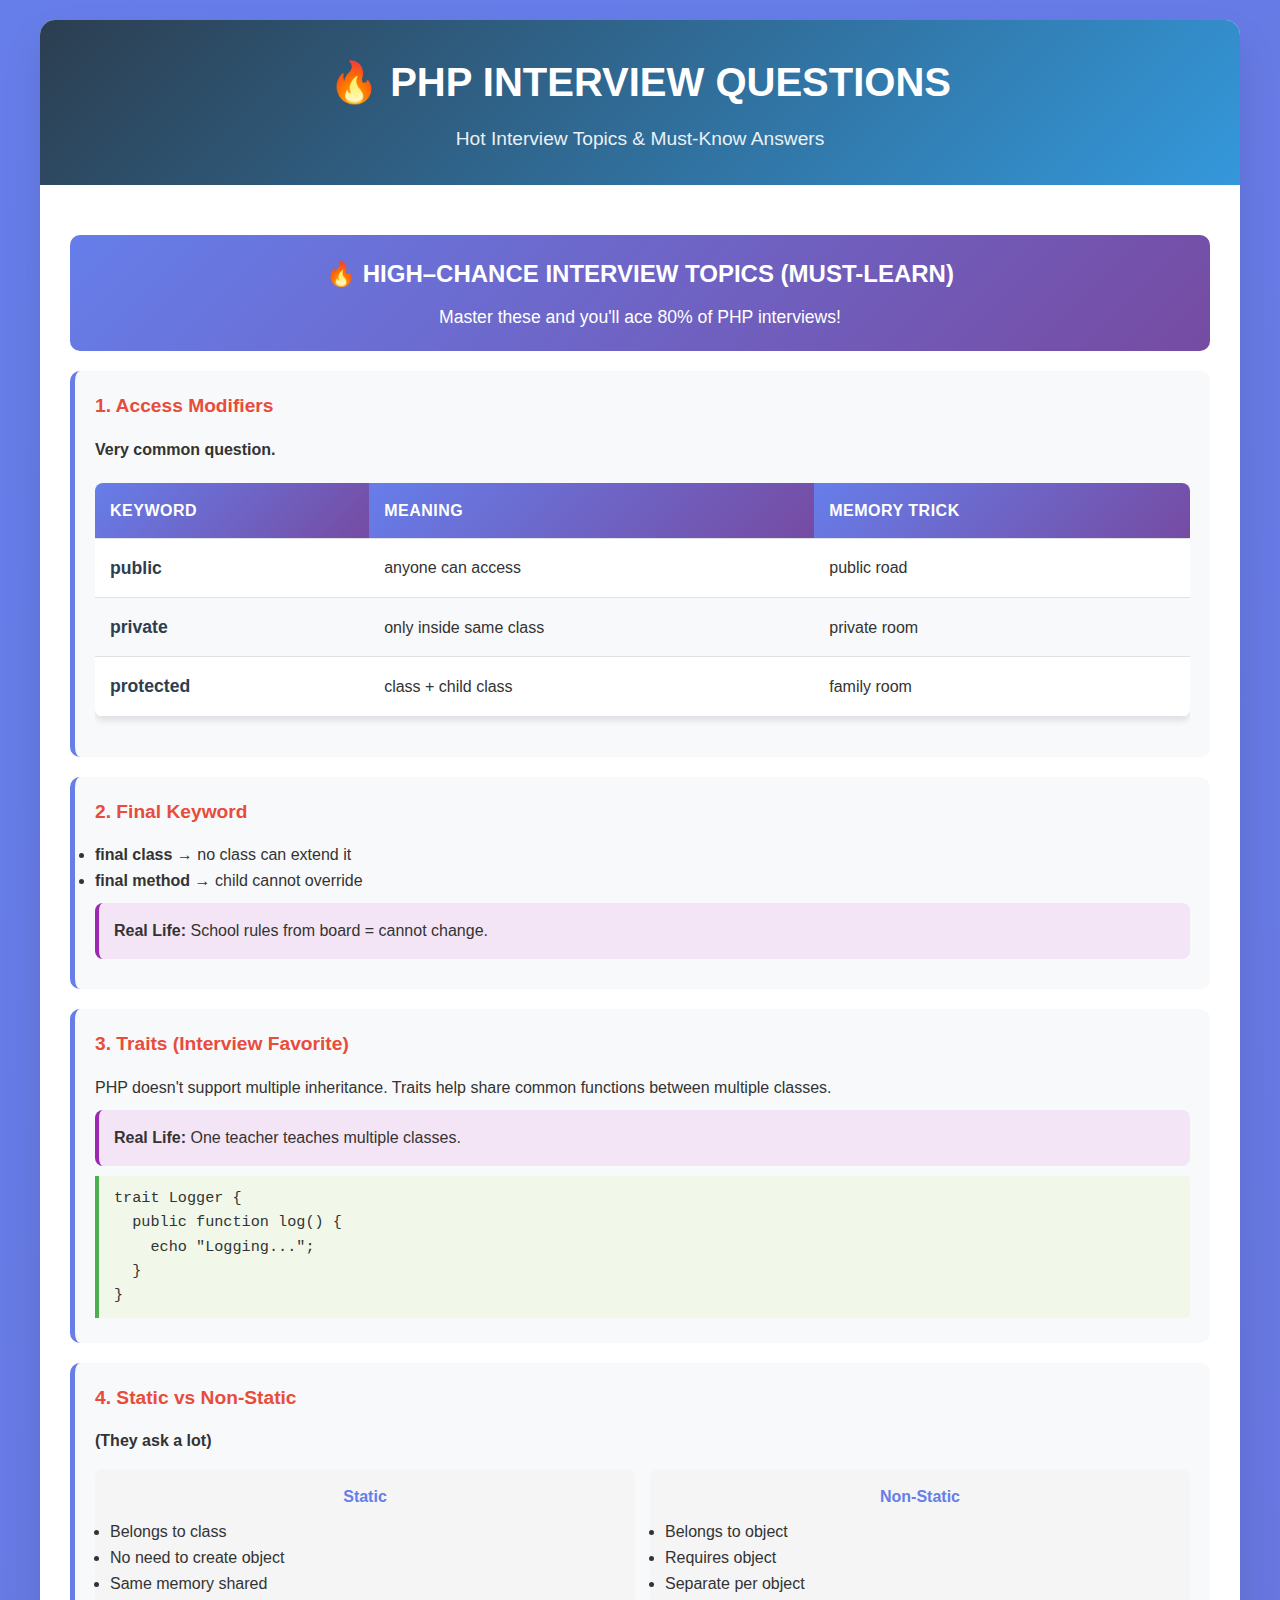
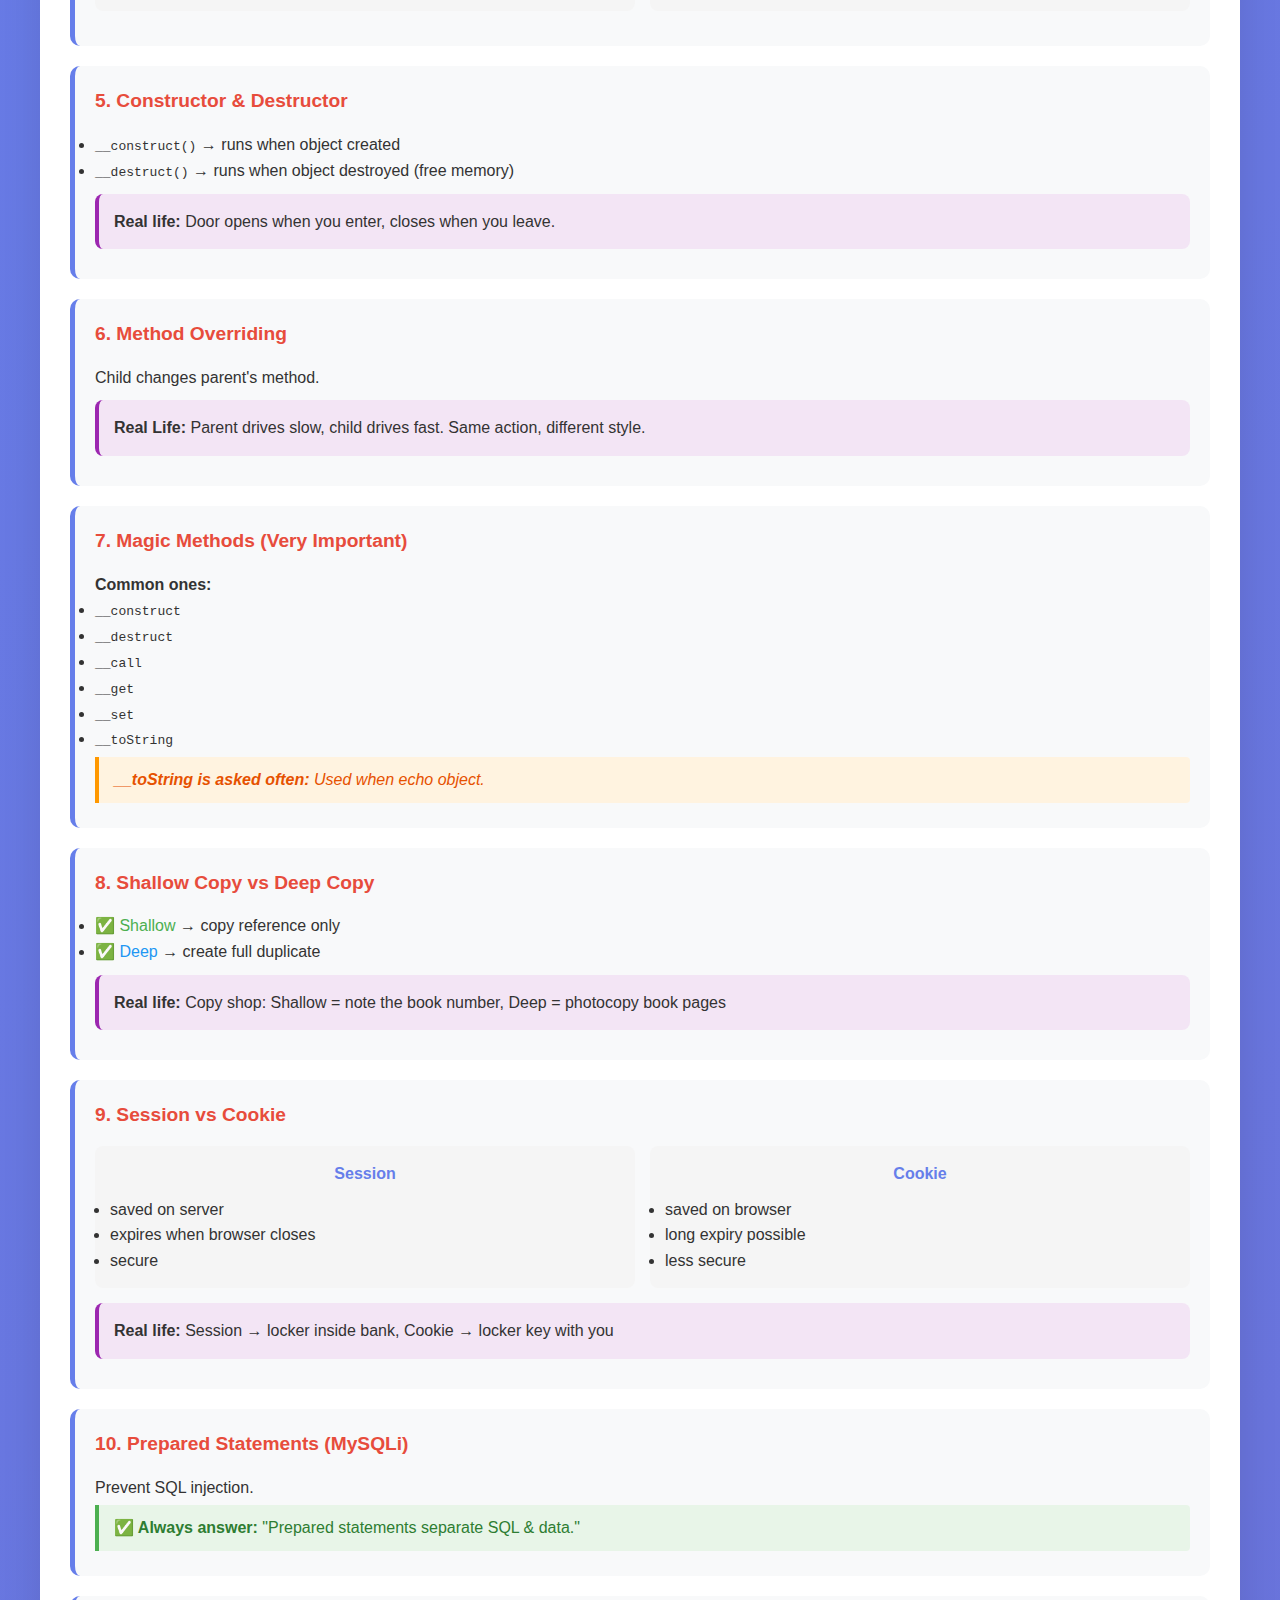
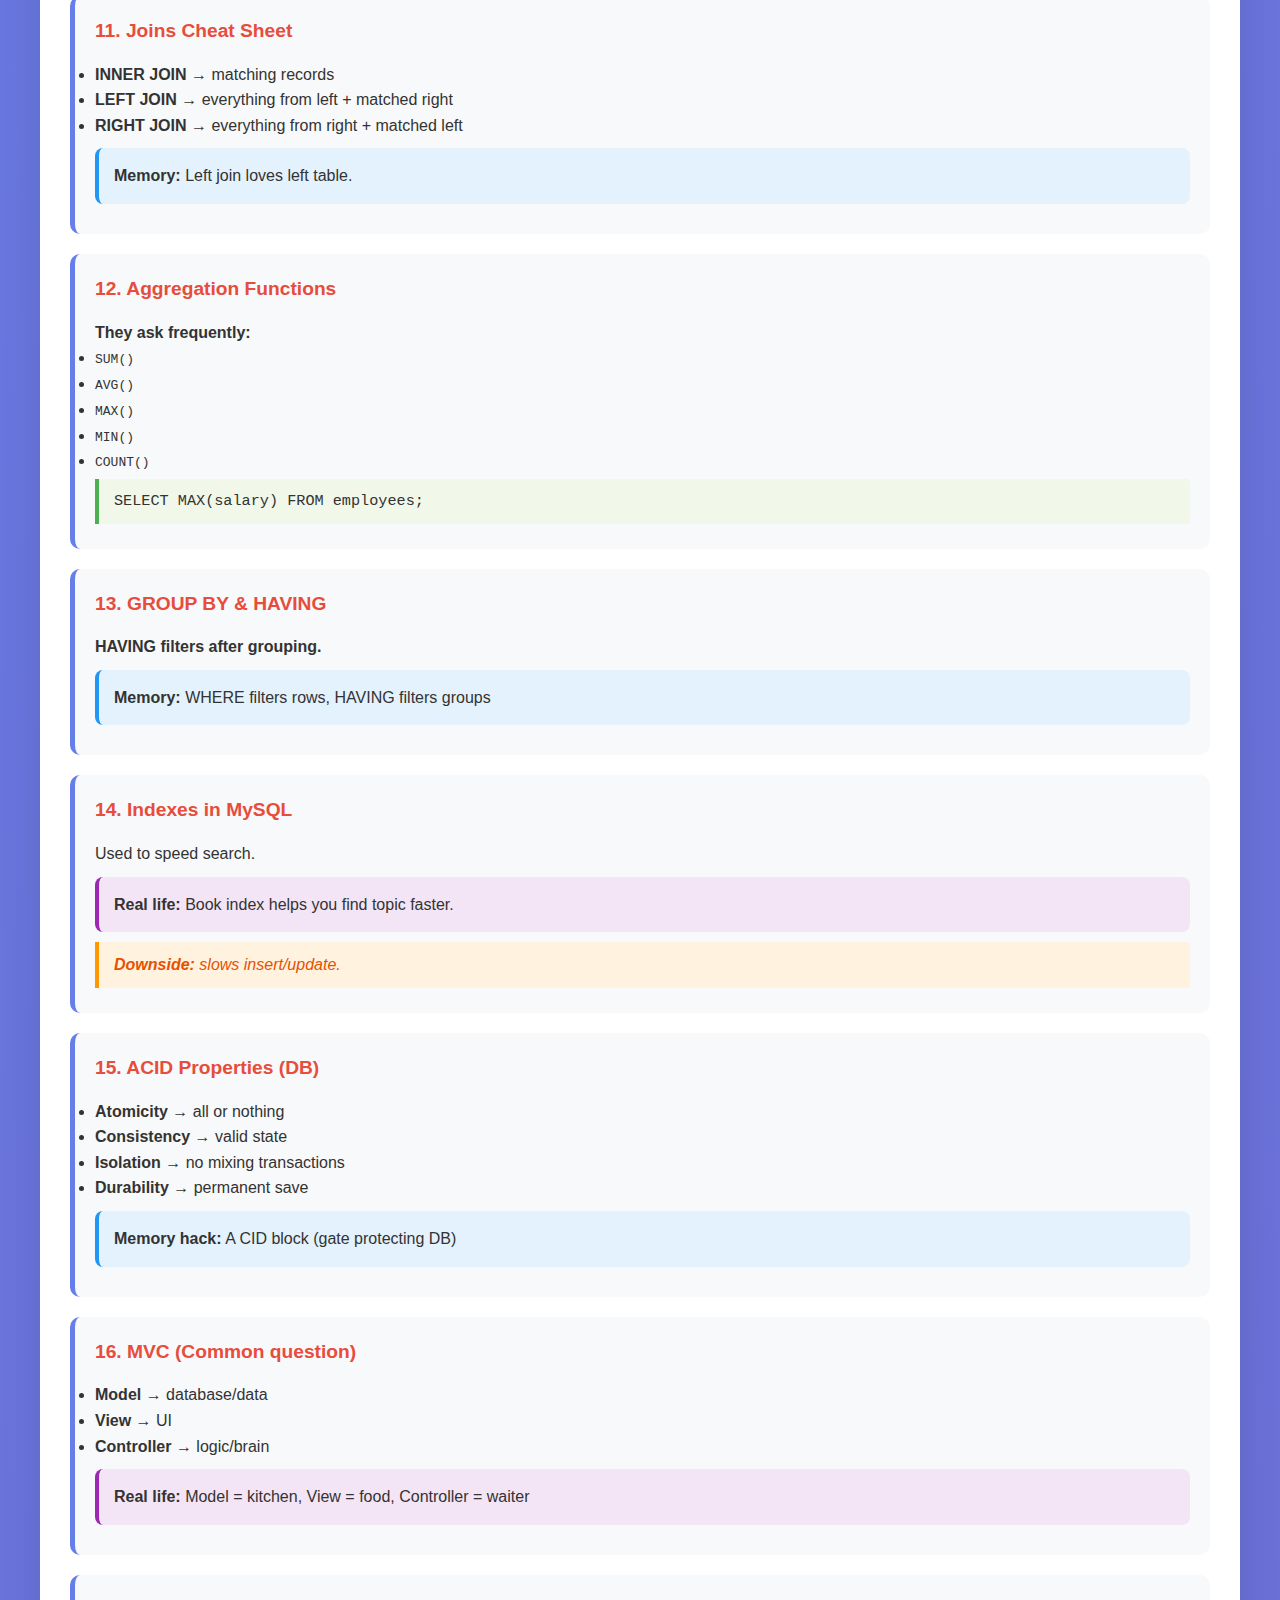
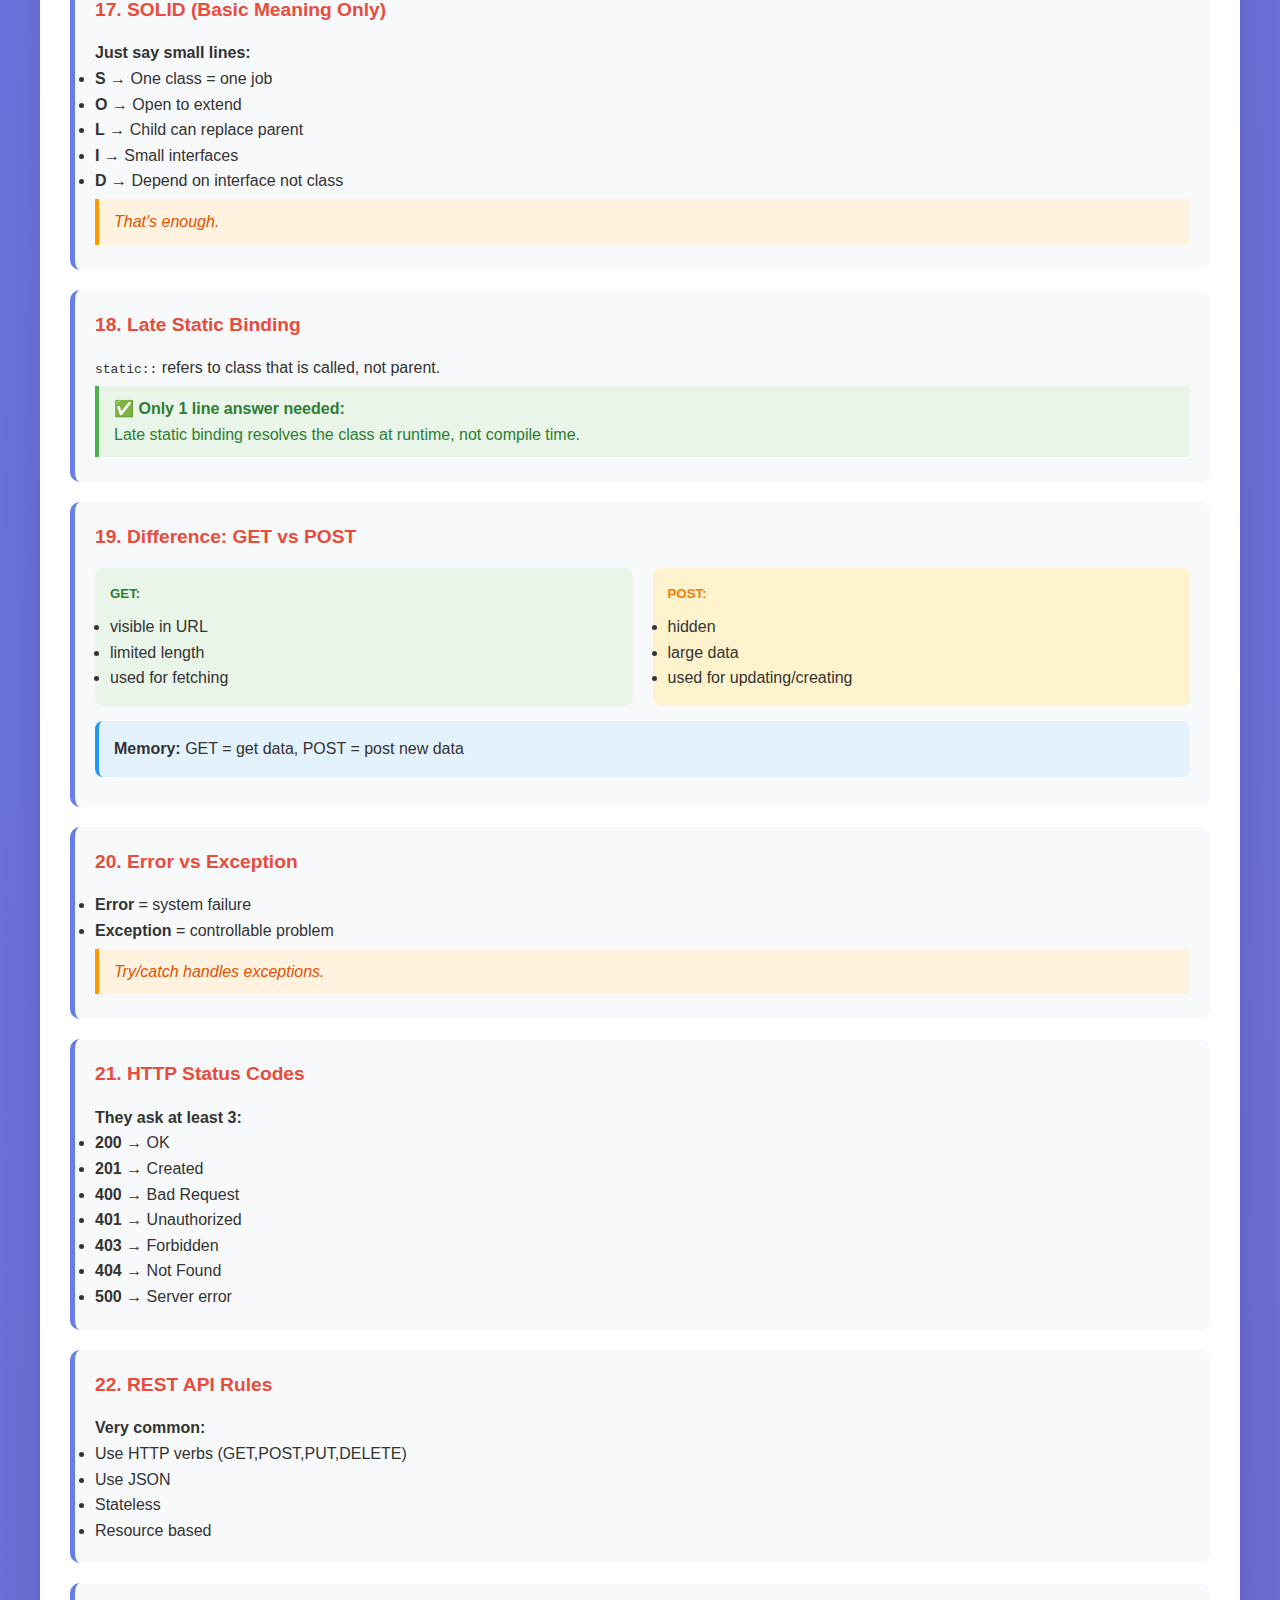
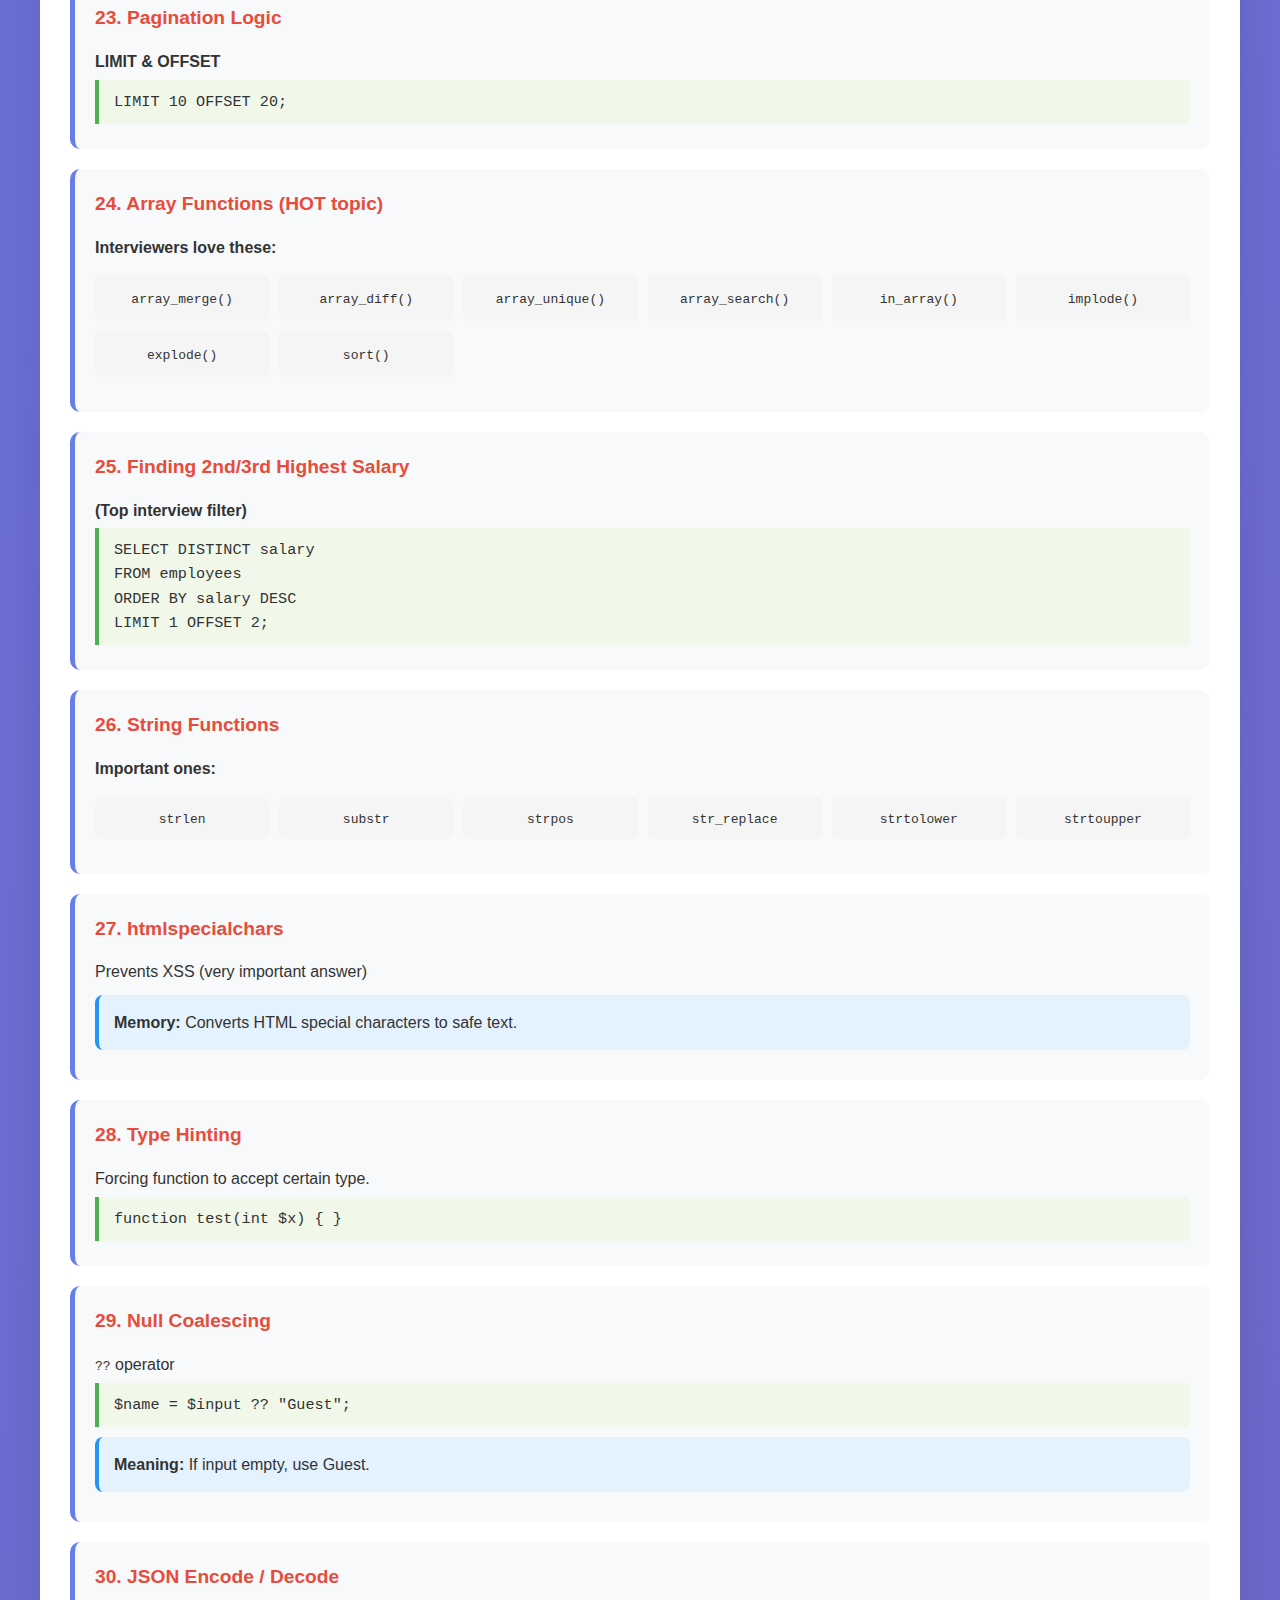
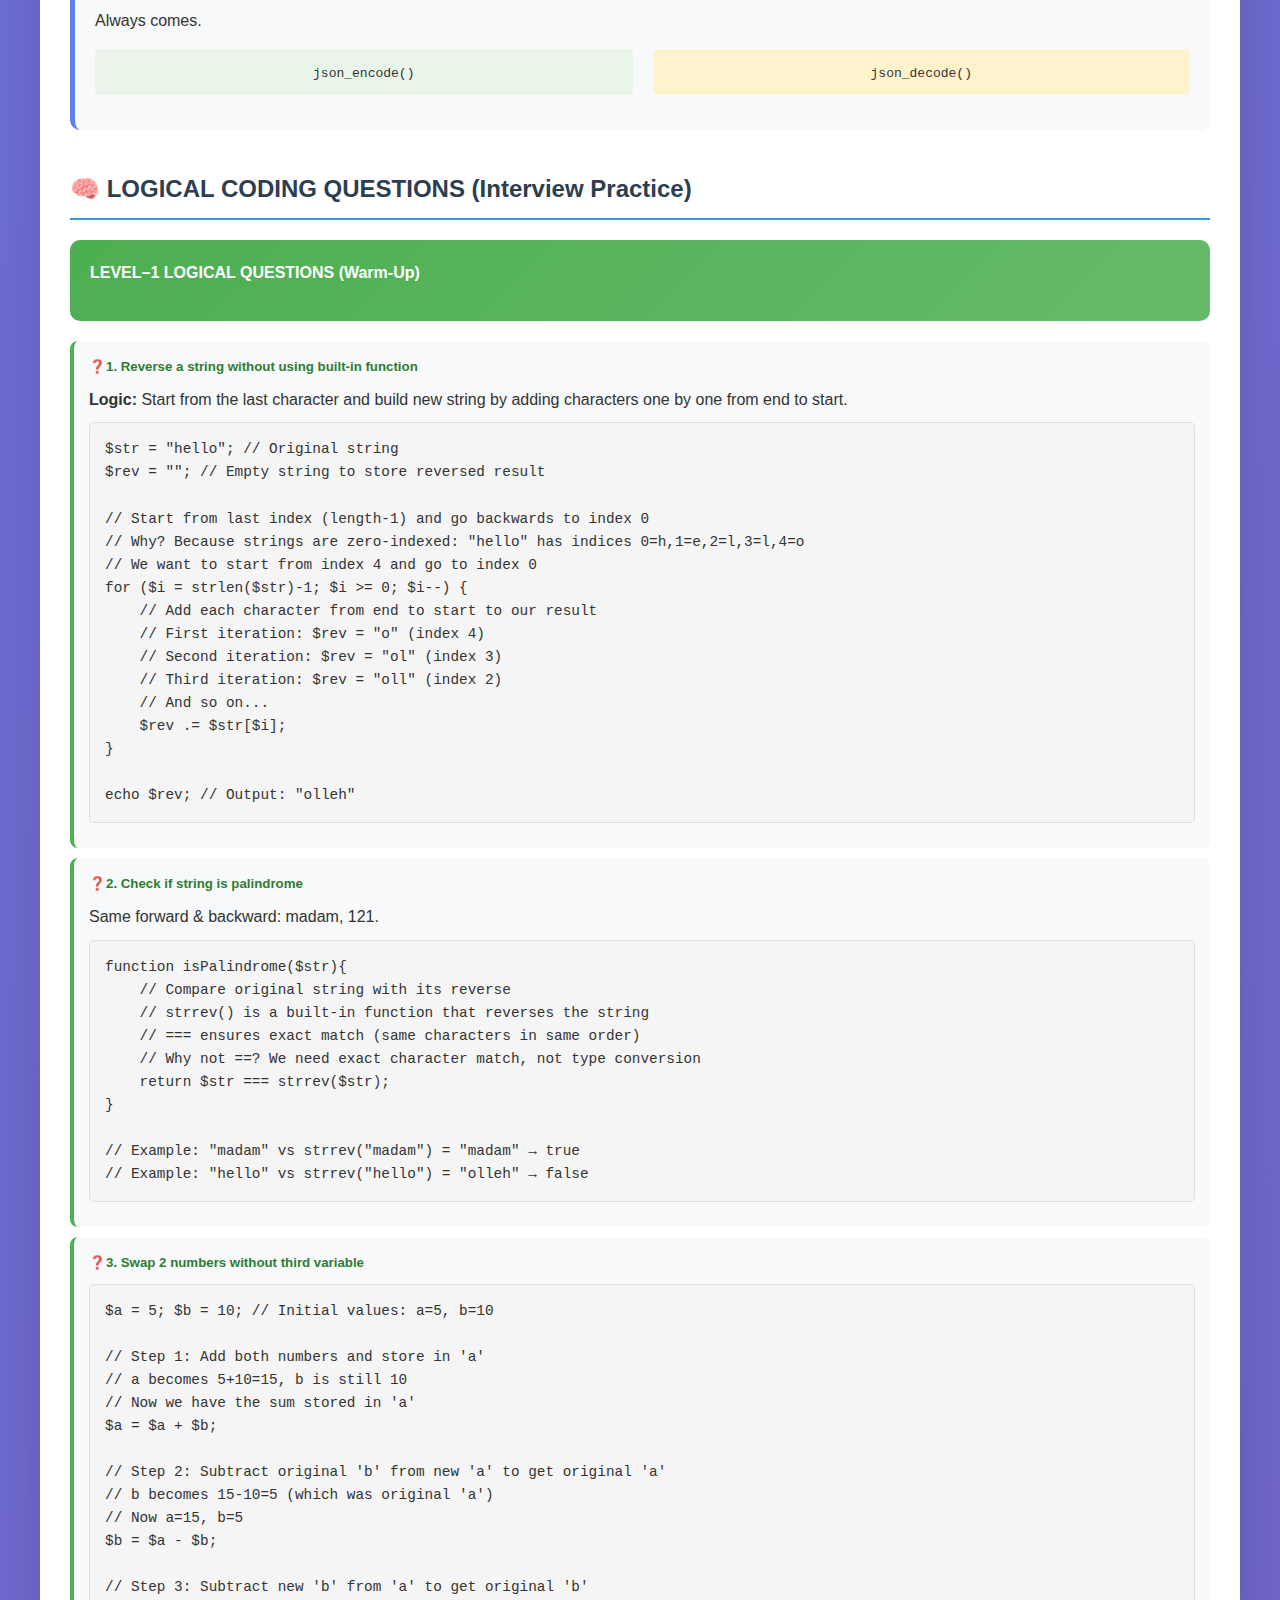
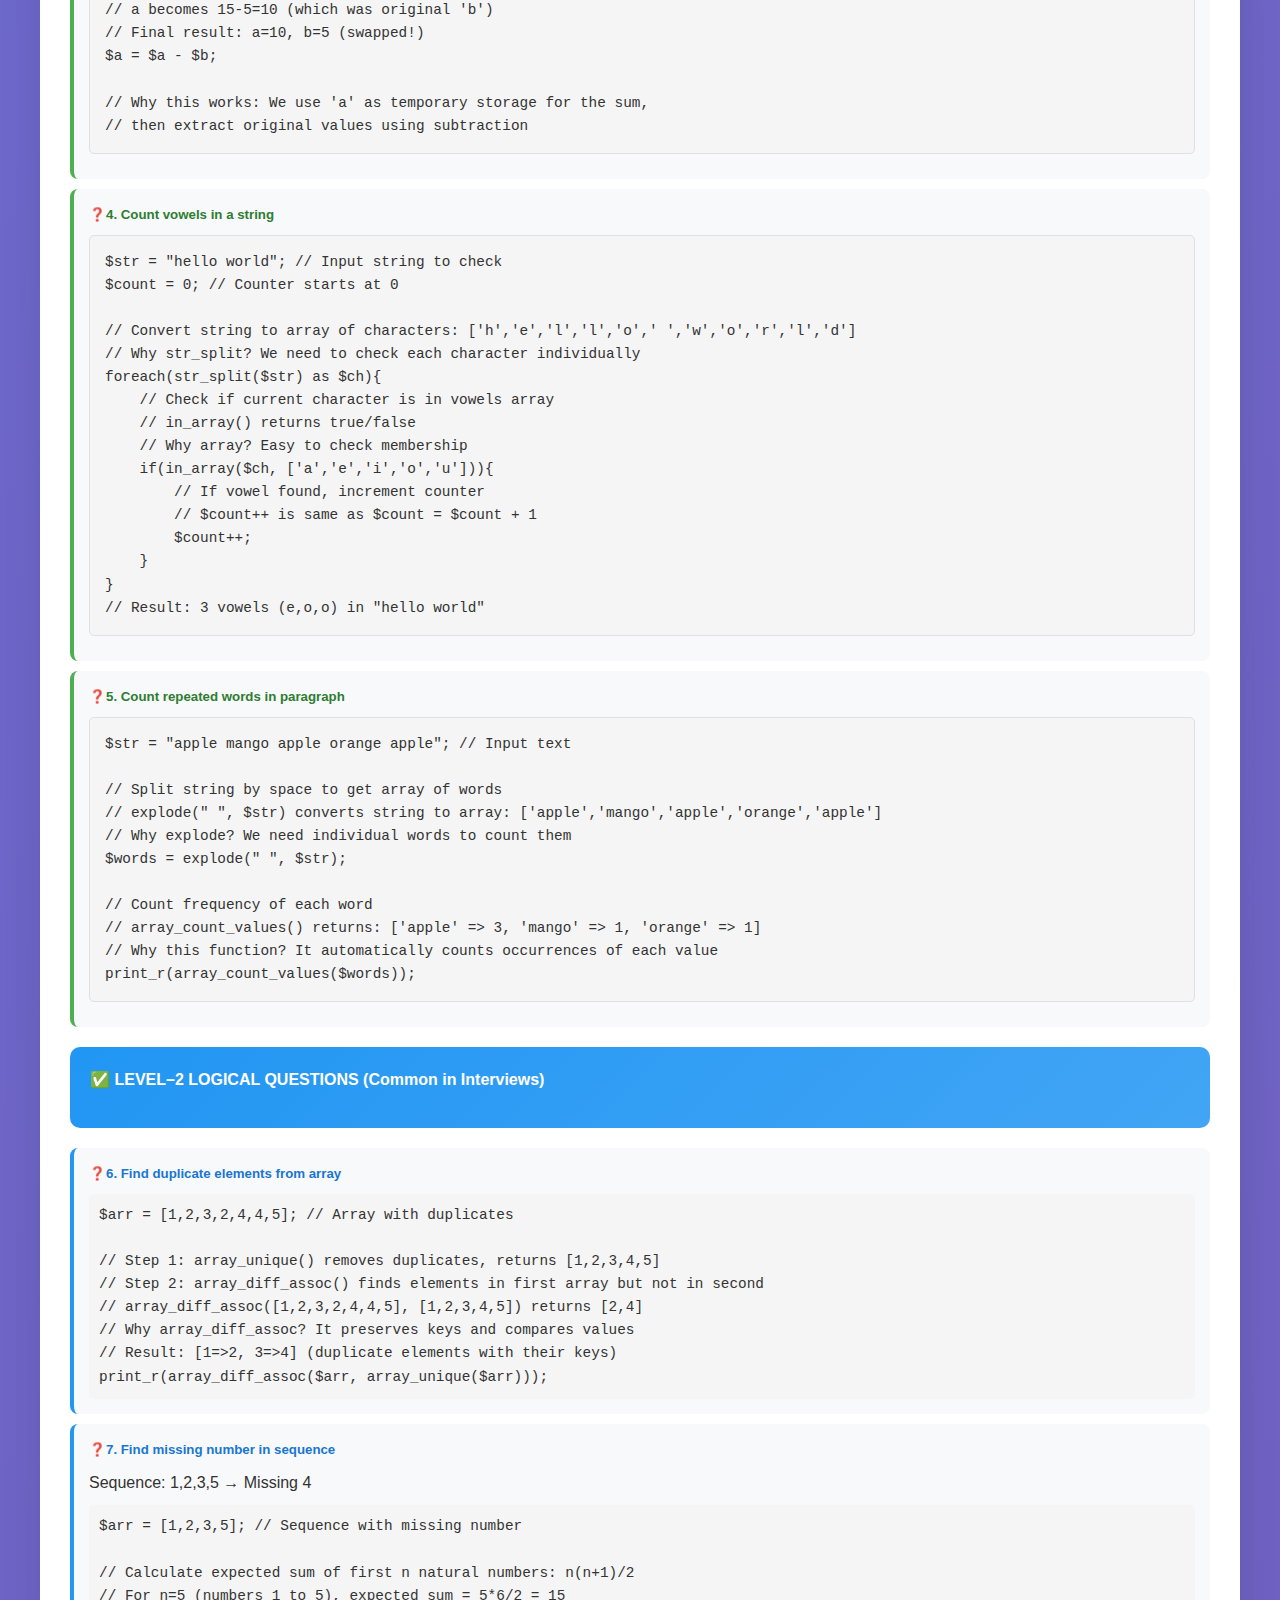
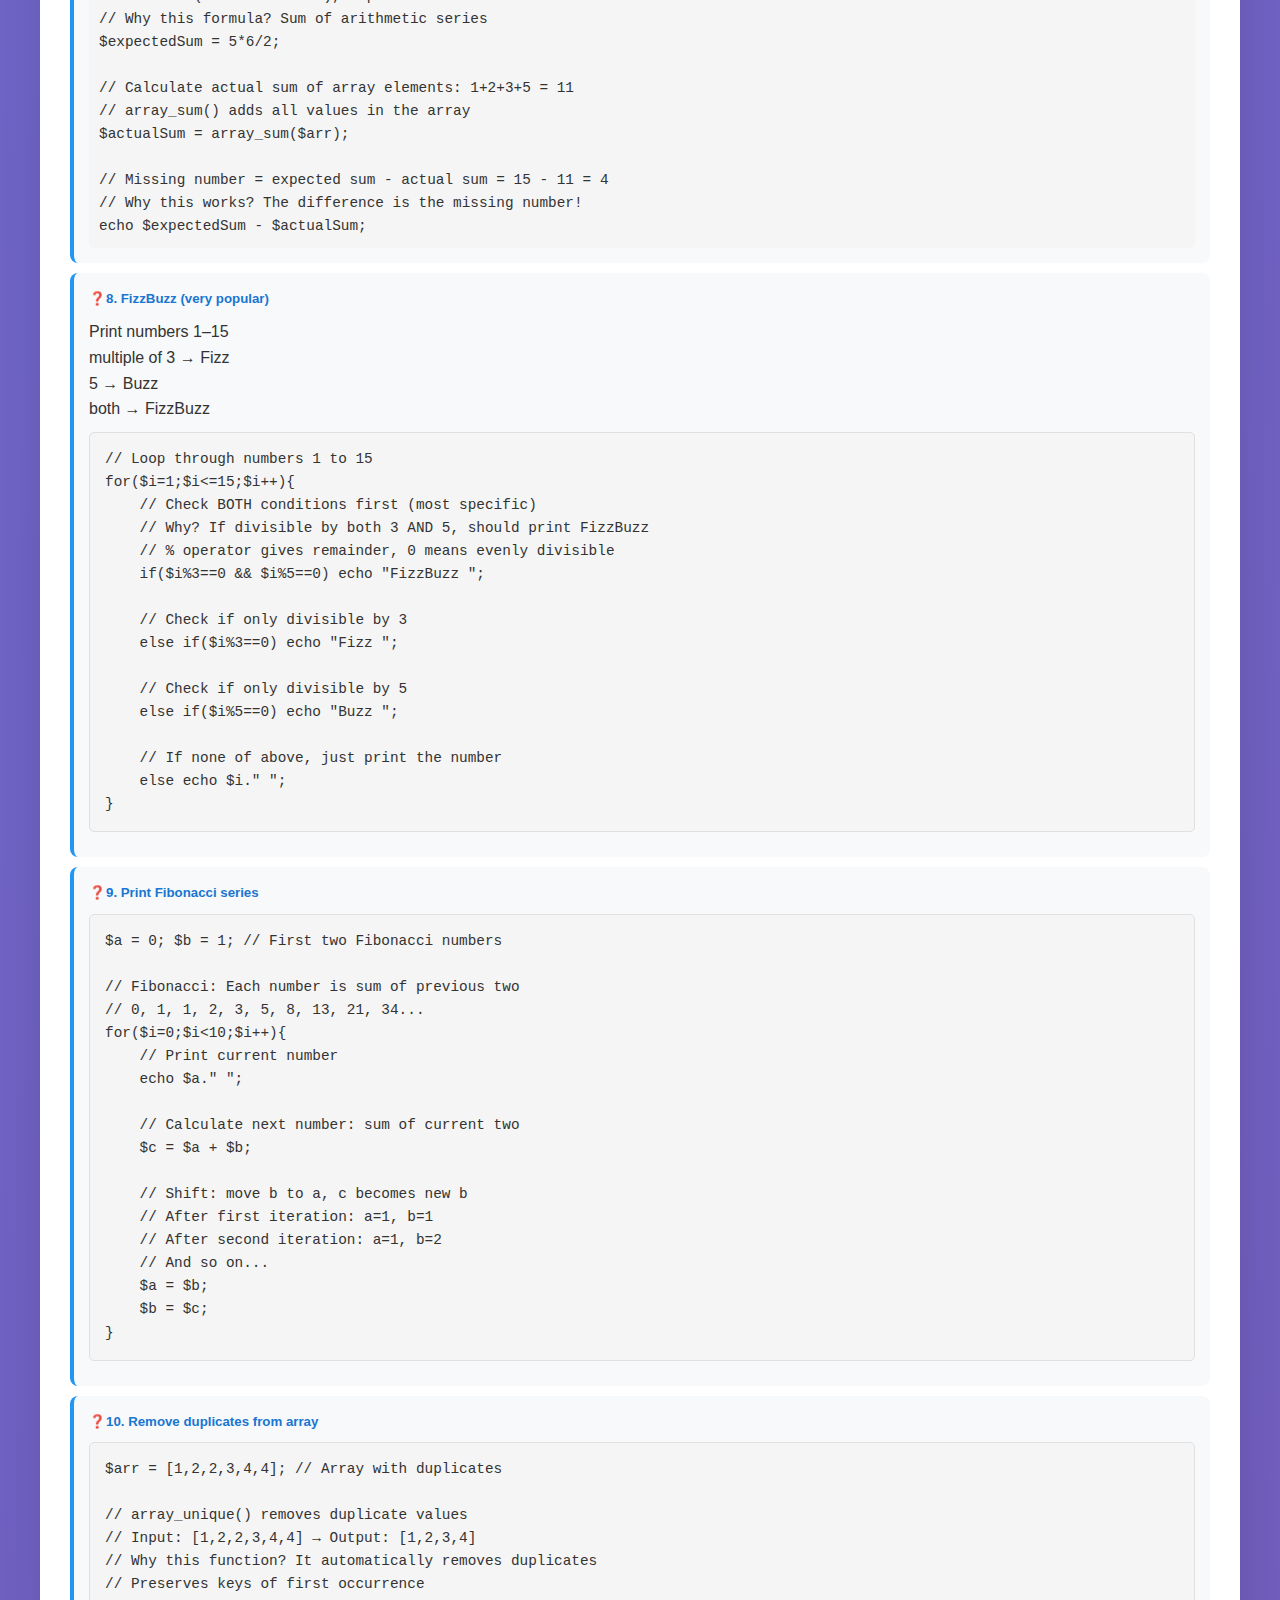
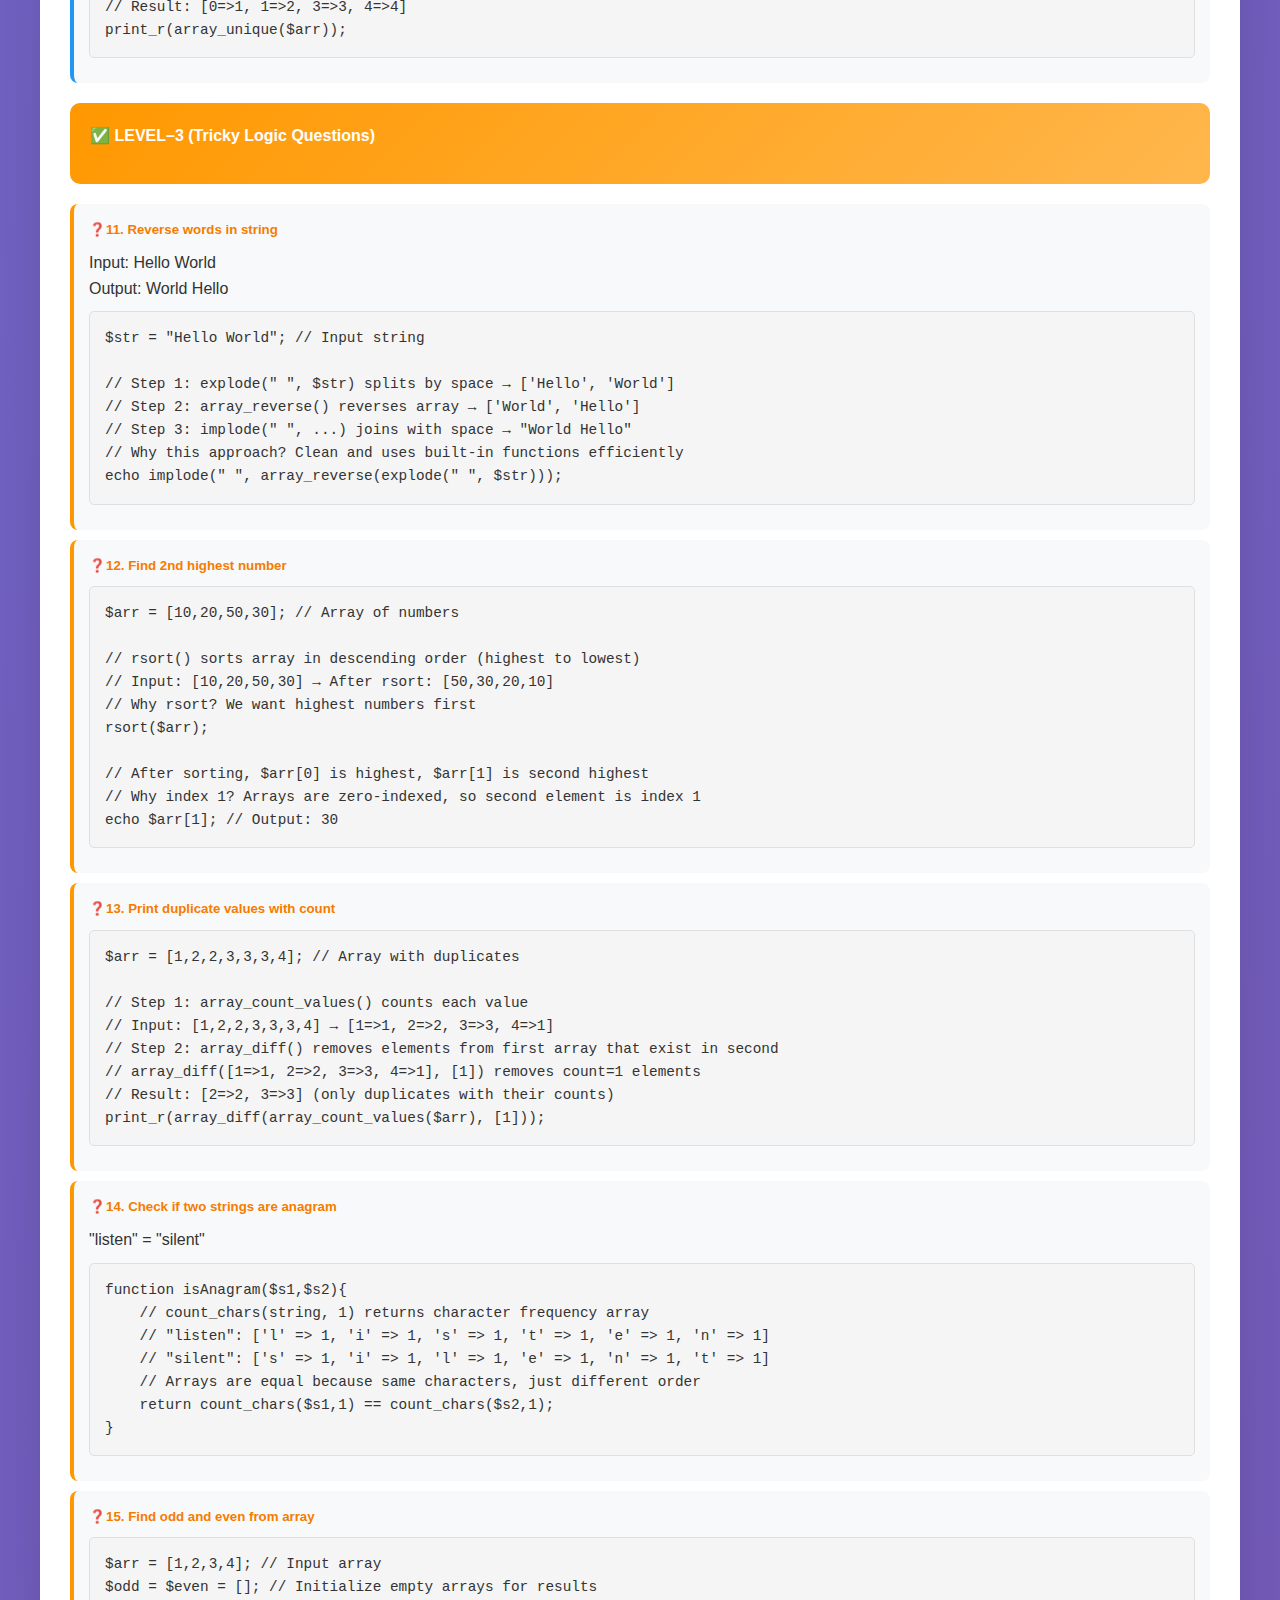
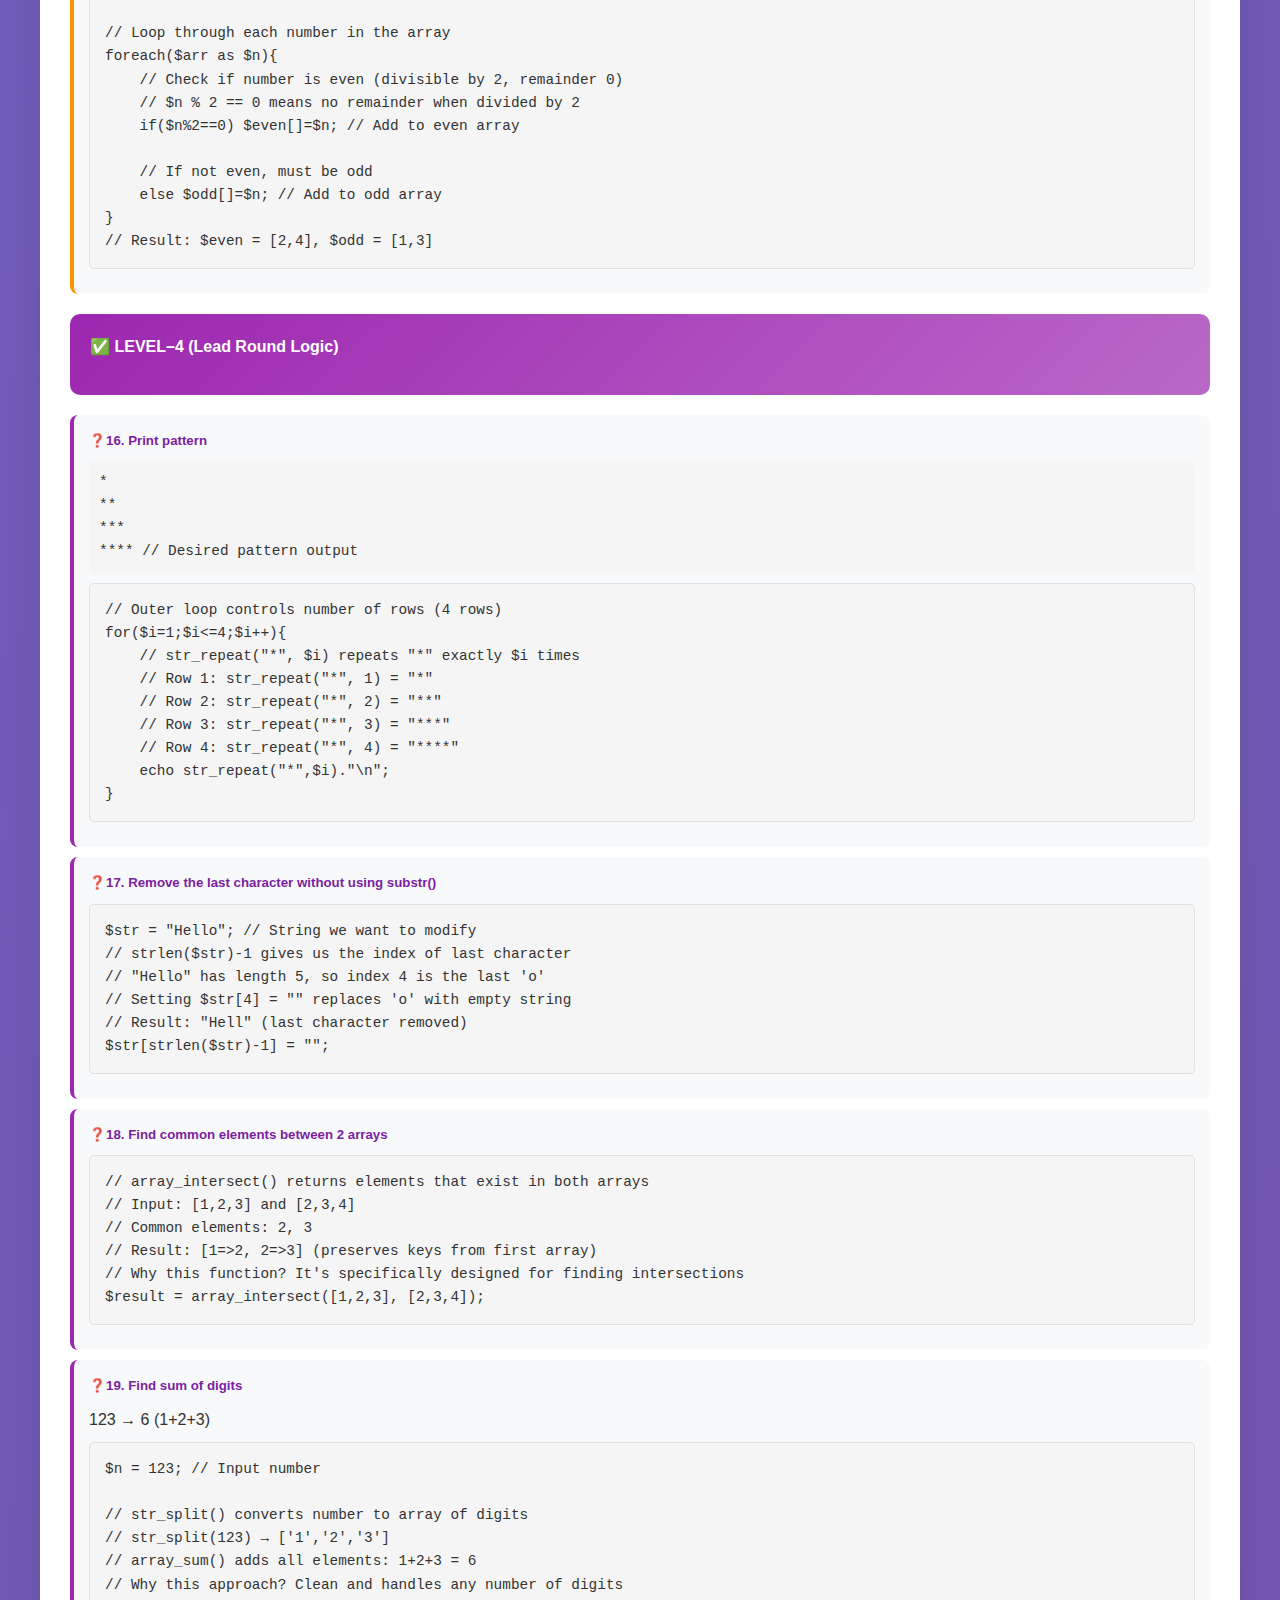
<file: interview-questions.html>
<!DOCTYPE html>
<html lang="en">
<head>
    <meta charset="UTF-8">
    <meta http-equiv="Content-Type" content="text/html; charset=UTF-8">
    <meta name="viewport" content="width=device-width, initial-scale=1.0">
    <title>🔥 PHP INTERVIEW QUESTIONS - Hot Topics & Answers</title>
    <style>
        * {
            margin: 0;
            padding: 0;
            box-sizing: border-box;
        }

        body {
            font-family: 'Segoe UI', Tahoma, Geneva, Verdana, sans-serif, "Apple Color Emoji", "Segoe UI Emoji", "Segoe UI Symbol";
            line-height: 1.6;
            color: #333;
            background: linear-gradient(135deg, #667eea 0%, #764ba2 100%);
            min-height: 100vh;
            padding: 20px;
        }

        .container {
            max-width: 1200px;
            margin: 0 auto;
            background: white;
            border-radius: 15px;
            box-shadow: 0 20px 40px rgba(0,0,0,0.1);
            overflow: hidden;
        }

        .header {
            background: linear-gradient(135deg, #2c3e50 0%, #3498db 100%);
            color: white;
            padding: 30px;
            text-align: center;
        }

        .header h1 {
            font-size: 2.5em;
            margin-bottom: 10px;
            font-weight: 700;
        }

        .header p {
            font-size: 1.2em;
            opacity: 0.9;
        }

        .content {
            padding: 30px;
        }

        .phase-title {
            font-size: 1.8em;
            color: #2c3e50;
            margin-bottom: 20px;
            padding-bottom: 10px;
            border-bottom: 2px solid #3498db;
        }

        .table-container {
            overflow-x: auto;
            margin-top: 20px;
        }

        table {
            width: 100%;
            border-collapse: collapse;
            margin-bottom: 20px;
            background: white;
            border-radius: 8px;
            overflow: hidden;
            box-shadow: 0 4px 6px rgba(0,0,0,0.1);
        }

        th, td {
            padding: 15px;
            text-align: left;
            border-bottom: 1px solid #dee2e6;
        }

        th {
            background: linear-gradient(135deg, #667eea 0%, #764ba2 100%);
            color: white;
            font-weight: 600;
            font-size: 1em;
            text-transform: uppercase;
            letter-spacing: 0.5px;
        }

        tr:nth-child(even) {
            background: #f8f9fa;
        }

        tr:hover {
            background: #e3f2fd;
            transition: background 0.2s ease;
        }

        .topic {
            font-weight: 600;
            color: #2c3e50;
            font-size: 1.1em;
        }

        .definition {
            color: #495057;
            line-height: 1.5;
        }

        .example {
            background: #f1f8e9;
            border-left: 4px solid #4caf50;
            padding: 10px 15px;
            margin: 5px 0;
            font-family: 'Courier New', monospace;
            font-size: 0.95em;
            border-radius: 0 4px 4px 0;
        }

        .code-inline {
            background: #f5f5f5;
            padding: 2px 6px;
            border-radius: 3px;
            font-family: 'Courier New', monospace;
            font-size: 0.9em;
        }

        .code-block {
            background: #f5f5f5;
            padding: 15px;
            border-radius: 5px;
            font-family: 'Courier New', monospace;
            font-size: 0.9em;
            white-space: pre-wrap;
            border: 1px solid #e0e0e0;
            margin: 10px 0;
            overflow-x: auto;
        }

        .interview-tip {
            background: #fff3e0;
            border-left: 4px solid #ff9800;
            padding: 10px 15px;
            margin: 5px 0;
            font-style: italic;
            color: #e65100;
            border-radius: 0 4px 4px 0;
        }

        .important {
            background: #ffebee;
            border-left: 4px solid #f44336;
            padding: 10px 15px;
            margin: 5px 0;
            font-weight: bold;
            color: #c62828;
            border-radius: 0 4px 4px 0;
        }

        .success {
            background: #e8f5e8;
            border-left: 4px solid #4caf50;
            padding: 10px 15px;
            margin: 5px 0;
            color: #2e7d32;
            border-radius: 0 4px 4px 0;
        }

        .footer {
            background: #2c3e50;
            color: white;
            text-align: center;
            padding: 20px;
            font-size: 0.9em;
        }

        .topic-section {
            background: #f8f9fa;
            padding: 20px;
            border-radius: 10px;
            margin-bottom: 20px;
            border-left: 5px solid #667eea;
        }

        .topic-section h4 {
            color: #e74c3c;
            margin-bottom: 15px;
            font-size: 1.2em;
        }

        .memory-trick {
            background: #e3f2fd;
            padding: 15px;
            border-radius: 8px;
            margin: 10px 0;
            border-left: 4px solid #2196f3;
        }

        .real-life {
            background: #f3e5f5;
            padding: 15px;
            border-radius: 8px;
            margin: 10px 0;
            border-left: 4px solid #9c27b0;
        }

        @media (max-width: 768px) {
            .header h1 {
                font-size: 2em;
            }

            th, td {
                padding: 10px;
                font-size: 0.9em;
            }

            .content {
                padding: 20px;
            }
        }

        .highlight-box {
            background: linear-gradient(135deg, #667eea 0%, #764ba2 100%);
            color: white;
            padding: 20px;
            border-radius: 10px;
            margin: 20px 0;
            text-align: center;
        }

        .comparison-table {
            display: grid;
            grid-template-columns: repeat(auto-fit, minmax(200px, 1fr));
            gap: 15px;
            margin: 15px 0;
        }

        .comparison-item {
            background: #f5f5f5;
            padding: 15px;
            border-radius: 8px;
            text-align: center;
        }

        .comparison-item strong {
            color: #667eea;
            display: block;
            margin-bottom: 10px;
        }
    </style>
</head>
<body>
    <div class="container">
        <div class="header">
            <h1>🔥 PHP INTERVIEW QUESTIONS</h1>
            <p>Hot Interview Topics & Must-Know Answers</p>
        </div>

        <div class="content">
            <div class="highlight-box">
                <h2>🔥 HIGH–CHANCE INTERVIEW TOPICS (MUST-LEARN)</h2>
                <p style="margin-top: 10px; font-size: 1.1em;">Master these and you'll ace 80% of PHP interviews!</p>
            </div>

            <!-- Topic 1: Access Modifiers -->
            <div class="topic-section">
                <h4>1. Access Modifiers</h4>
                <p><strong>Very common question.</strong></p>

                <div class="table-container">
                    <table>
                        <thead>
                            <tr>
                                <th>Keyword</th>
                                <th>Meaning</th>
                                <th>Memory Trick</th>
                            </tr>
                        </thead>
                        <tbody>
                            <tr>
                                <td class="topic">public</td>
                                <td>anyone can access</td>
                                <td>public road</td>
                            </tr>
                            <tr>
                                <td class="topic">private</td>
                                <td>only inside same class</td>
                                <td>private room</td>
                            </tr>
                            <tr>
                                <td class="topic">protected</td>
                                <td>class + child class</td>
                                <td>family room</td>
                            </tr>
                        </tbody>
                    </table>
                </div>
            </div>

            <!-- Topic 2: Final Keyword -->
            <div class="topic-section">
                <h4>2. Final Keyword</h4>
                <ul>
                    <li><strong>final class</strong> → no class can extend it</li>
                    <li><strong>final method</strong> → child cannot override</li>
                </ul>
                <div class="real-life">
                    <strong>Real Life:</strong> School rules from board = cannot change.
                </div>
            </div>

            <!-- Topic 3: Traits -->
            <div class="topic-section">
                <h4>3. Traits (Interview Favorite)</h4>
                <p>PHP doesn't support multiple inheritance. Traits help share common functions between multiple classes.</p>

                <div class="real-life">
                    <strong>Real Life:</strong> One teacher teaches multiple classes.
                </div>

                <div class="example">
                    trait Logger {<br>
                    &nbsp;&nbsp;public function log() {<br>
                    &nbsp;&nbsp;&nbsp;&nbsp;echo "Logging...";<br>
                    &nbsp;&nbsp;}<br>
                    }
                </div>
            </div>

            <!-- Topic 4: Static vs Non-Static -->
            <div class="topic-section">
                <h4>4. Static vs Non-Static</h4>
                <p><strong>(They ask a lot)</strong></p>

                <div class="comparison-table">
                    <div class="comparison-item">
                        <strong>Static</strong>
                        <ul style="text-align: left; margin-top: 10px;">
                            <li>Belongs to class</li>
                            <li>No need to create object</li>
                            <li>Same memory shared</li>
                        </ul>
                    </div>
                    <div class="comparison-item">
                        <strong>Non-Static</strong>
                        <ul style="text-align: left; margin-top: 10px;">
                            <li>Belongs to object</li>
                            <li>Requires object</li>
                            <li>Separate per object</li>
                        </ul>
                    </div>
                </div>
            </div>

            <!-- Topic 5: Constructor & Destructor -->
            <div class="topic-section">
                <h4>5. Constructor & Destructor</h4>
                <ul>
                    <li><code>__construct()</code> → runs when object created</li>
                    <li><code>__destruct()</code> → runs when object destroyed (free memory)</li>
                </ul>
                <div class="real-life">
                    <strong>Real life:</strong> Door opens when you enter, closes when you leave.
                </div>
            </div>

            <!-- Topic 6: Method Overriding -->
            <div class="topic-section">
                <h4>6. Method Overriding</h4>
                <p>Child changes parent's method.</p>
                <div class="real-life">
                    <strong>Real Life:</strong> Parent drives slow, child drives fast. Same action, different style.
                </div>
            </div>

            <!-- Topic 7: Magic Methods -->
            <div class="topic-section">
                <h4>7. Magic Methods (Very Important)</h4>
                <p><strong>Common ones:</strong></p>
                <ul>
                    <li><code>__construct</code></li>
                    <li><code>__destruct</code></li>
                    <li><code>__call</code></li>
                    <li><code>__get</code></li>
                    <li><code>__set</code></li>
                    <li><code>__toString</code></li>
                </ul>

                <div class="interview-tip">
                    <strong>__toString is asked often:</strong> Used when echo object.
                </div>
            </div>

            <!-- Topic 8: Shallow vs Deep Copy -->
            <div class="topic-section">
                <h4>8. Shallow Copy vs Deep Copy</h4>
                <ul>
                    <li><span style="color: #4caf50;">✅ Shallow</span> → copy reference only</li>
                    <li><span style="color: #2196f3;">✅ Deep</span> → create full duplicate</li>
                </ul>
                <div class="real-life">
                    <strong>Real life:</strong> Copy shop: Shallow = note the book number, Deep = photocopy book pages
                </div>
            </div>

            <!-- Topic 9: Session vs Cookie -->
            <div class="topic-section">
                <h4>9. Session vs Cookie</h4>

                <div class="comparison-table">
                    <div class="comparison-item">
                        <strong>Session</strong>
                        <ul style="text-align: left; margin-top: 10px;">
                            <li>saved on server</li>
                            <li>expires when browser closes</li>
                            <li>secure</li>
                        </ul>
                    </div>
                    <div class="comparison-item">
                        <strong>Cookie</strong>
                        <ul style="text-align: left; margin-top: 10px;">
                            <li>saved on browser</li>
                            <li>long expiry possible</li>
                            <li>less secure</li>
                        </ul>
                    </div>
                </div>

                <div class="real-life">
                    <strong>Real life:</strong> Session → locker inside bank, Cookie → locker key with you
                </div>
            </div>

            <!-- Topic 10: Prepared Statements -->
            <div class="topic-section">
                <h4>10. Prepared Statements (MySQLi)</h4>
                <p>Prevent SQL injection.</p>
                <div class="success">
                    <strong>✅ Always answer:</strong> "Prepared statements separate SQL & data."
                </div>
            </div>

            <!-- Topic 11: Joins Cheat Sheet -->
            <div class="topic-section">
                <h4>11. Joins Cheat Sheet</h4>
                <ul>
                    <li><strong>INNER JOIN</strong> → matching records</li>
                    <li><strong>LEFT JOIN</strong> → everything from left + matched right</li>
                    <li><strong>RIGHT JOIN</strong> → everything from right + matched left</li>
                </ul>
                <div class="memory-trick">
                    <strong>Memory:</strong> Left join loves left table.
                </div>
            </div>

            <!-- Topic 12: Aggregation Functions -->
            <div class="topic-section">
                <h4>12. Aggregation Functions</h4>
                <p><strong>They ask frequently:</strong></p>
                <ul>
                    <li><code>SUM()</code></li>
                    <li><code>AVG()</code></li>
                    <li><code>MAX()</code></li>
                    <li><code>MIN()</code></li>
                    <li><code>COUNT()</code></li>
                </ul>
                <div class="example">
                    SELECT MAX(salary) FROM employees;
                </div>
            </div>

            <!-- Topic 13: GROUP BY & HAVING -->
            <div class="topic-section">
                <h4>13. GROUP BY & HAVING</h4>
                <p><strong>HAVING filters after grouping.</strong></p>
                <div class="memory-trick">
                    <strong>Memory:</strong> WHERE filters rows, HAVING filters groups
                </div>
            </div>

            <!-- Topic 14: Indexes in MySQL -->
            <div class="topic-section">
                <h4>14. Indexes in MySQL</h4>
                <p>Used to speed search.</p>
                <div class="real-life">
                    <strong>Real life:</strong> Book index helps you find topic faster.
                </div>
                <div class="interview-tip">
                    <strong>Downside:</strong> slows insert/update.
                </div>
            </div>

            <!-- Topic 15: ACID Properties -->
            <div class="topic-section">
                <h4>15. ACID Properties (DB)</h4>
                <ul>
                    <li><strong>Atomicity</strong> → all or nothing</li>
                    <li><strong>Consistency</strong> → valid state</li>
                    <li><strong>Isolation</strong> → no mixing transactions</li>
                    <li><strong>Durability</strong> → permanent save</li>
                </ul>
                <div class="memory-trick">
                    <strong>Memory hack:</strong> A CID block (gate protecting DB)
                </div>
            </div>

            <!-- Topic 16: MVC -->
            <div class="topic-section">
                <h4>16. MVC (Common question)</h4>
                <ul>
                    <li><strong>Model</strong> → database/data</li>
                    <li><strong>View</strong> → UI</li>
                    <li><strong>Controller</strong> → logic/brain</li>
                </ul>
                <div class="real-life">
                    <strong>Real life:</strong> Model = kitchen, View = food, Controller = waiter
                </div>
            </div>

            <!-- Topic 17: SOLID -->
            <div class="topic-section">
                <h4>17. SOLID (Basic Meaning Only)</h4>
                <p><strong>Just say small lines:</strong></p>
                <ul>
                    <li><strong>S</strong> → One class = one job</li>
                    <li><strong>O</strong> → Open to extend</li>
                    <li><strong>L</strong> → Child can replace parent</li>
                    <li><strong>I</strong> → Small interfaces</li>
                    <li><strong>D</strong> → Depend on interface not class</li>
                </ul>
                <div class="interview-tip">
                    That's enough.
                </div>
            </div>

            <!-- Topic 18: Late Static Binding -->
            <div class="topic-section">
                <h4>18. Late Static Binding</h4>
                <p><code>static::</code> refers to class that is called, not parent.</p>
                <div class="success">
                    <strong>✅ Only 1 line answer needed:</strong><br>
                    Late static binding resolves the class at runtime, not compile time.
                </div>
            </div>

            <!-- Topic 19: GET vs POST -->
            <div class="topic-section">
                <h4>19. Difference: GET vs POST</h4>

                <div style="display: grid; grid-template-columns: repeat(auto-fit, minmax(250px, 1fr)); gap: 20px; margin: 15px 0;">
                    <div style="background: #e8f5e8; padding: 15px; border-radius: 8px;">
                        <h5 style="color: #2e7d32; margin-bottom: 10px;"><strong>GET:</strong></h5>
                        <ul>
                            <li>visible in URL</li>
                            <li>limited length</li>
                            <li>used for fetching</li>
                        </ul>
                    </div>

                    <div style="background: #fff3cd; padding: 15px; border-radius: 8px;">
                        <h5 style="color: #f57c00; margin-bottom: 10px;"><strong>POST:</strong></h5>
                        <ul>
                            <li>hidden</li>
                            <li>large data</li>
                            <li>used for updating/creating</li>
                        </ul>
                    </div>
                </div>

                <div class="memory-trick">
                    <strong>Memory:</strong> GET = get data, POST = post new data
                </div>
            </div>

            <!-- Topic 20: Error vs Exception -->
            <div class="topic-section">
                <h4>20. Error vs Exception</h4>
                <ul>
                    <li><strong>Error</strong> = system failure</li>
                    <li><strong>Exception</strong> = controllable problem</li>
                </ul>
                <div class="interview-tip">
                    Try/catch handles exceptions.
                </div>
            </div>

            <!-- Topic 21: HTTP Status Codes -->
            <div class="topic-section">
                <h4>21. HTTP Status Codes</h4>
                <p><strong>They ask at least 3:</strong></p>
                <ul>
                    <li><strong>200</strong> → OK</li>
                    <li><strong>201</strong> → Created</li>
                    <li><strong>400</strong> → Bad Request</li>
                    <li><strong>401</strong> → Unauthorized</li>
                    <li><strong>403</strong> → Forbidden</li>
                    <li><strong>404</strong> → Not Found</li>
                    <li><strong>500</strong> → Server error</li>
                </ul>
            </div>

            <!-- Topic 22: REST API Rules -->
            <div class="topic-section">
                <h4>22. REST API Rules</h4>
                <p><strong>Very common:</strong></p>
                <ul>
                    <li>Use HTTP verbs (GET,POST,PUT,DELETE)</li>
                    <li>Use JSON</li>
                    <li>Stateless</li>
                    <li>Resource based</li>
                </ul>
            </div>

            <!-- Topic 23: Pagination Logic -->
            <div class="topic-section">
                <h4>23. Pagination Logic</h4>
                <p><strong>LIMIT & OFFSET</strong></p>
                <div class="example">
                    LIMIT 10 OFFSET 20;
                </div>
            </div>

            <!-- Topic 24: Array Functions -->
            <div class="topic-section">
                <h4>24. Array Functions (HOT topic)</h4>
                <p><strong>Interviewers love these:</strong></p>
                <div style="display: grid; grid-template-columns: repeat(auto-fit, minmax(150px, 1fr)); gap: 10px; margin: 15px 0;">
                    <div style="background: #f5f5f5; padding: 10px; border-radius: 5px; text-align: center;"><code>array_merge()</code></div>
                    <div style="background: #f5f5f5; padding: 10px; border-radius: 5px; text-align: center;"><code>array_diff()</code></div>
                    <div style="background: #f5f5f5; padding: 10px; border-radius: 5px; text-align: center;"><code>array_unique()</code></div>
                    <div style="background: #f5f5f5; padding: 10px; border-radius: 5px; text-align: center;"><code>array_search()</code></div>
                    <div style="background: #f5f5f5; padding: 10px; border-radius: 5px; text-align: center;"><code>in_array()</code></div>
                    <div style="background: #f5f5f5; padding: 10px; border-radius: 5px; text-align: center;"><code>implode()</code></div>
                    <div style="background: #f5f5f5; padding: 10px; border-radius: 5px; text-align: center;"><code>explode()</code></div>
                    <div style="background: #f5f5f5; padding: 10px; border-radius: 5px; text-align: center;"><code>sort()</code></div>
                </div>
            </div>

            <!-- Topic 25: Finding 2nd/3rd Highest Salary -->
            <div class="topic-section">
                <h4>25. Finding 2nd/3rd Highest Salary</h4>
                <p><strong>(Top interview filter)</strong></p>
                <div class="example">
                    SELECT DISTINCT salary<br>
                    FROM employees<br>
                    ORDER BY salary DESC<br>
                    LIMIT 1 OFFSET 2;
                </div>
            </div>

            <!-- Topic 26: String Functions -->
            <div class="topic-section">
                <h4>26. String Functions</h4>
                <p><strong>Important ones:</strong></p>
                <div style="display: grid; grid-template-columns: repeat(auto-fit, minmax(120px, 1fr)); gap: 10px; margin: 15px 0;">
                    <div style="background: #f5f5f5; padding: 8px; border-radius: 5px; text-align: center;"><code>strlen</code></div>
                    <div style="background: #f5f5f5; padding: 8px; border-radius: 5px; text-align: center;"><code>substr</code></div>
                    <div style="background: #f5f5f5; padding: 8px; border-radius: 5px; text-align: center;"><code>strpos</code></div>
                    <div style="background: #f5f5f5; padding: 8px; border-radius: 5px; text-align: center;"><code>str_replace</code></div>
                    <div style="background: #f5f5f5; padding: 8px; border-radius: 5px; text-align: center;"><code>strtolower</code></div>
                    <div style="background: #f5f5f5; padding: 8px; border-radius: 5px; text-align: center;"><code>strtoupper</code></div>
                </div>
            </div>

            <!-- Topic 27: htmlspecialchars -->
            <div class="topic-section">
                <h4>27. htmlspecialchars</h4>
                <p>Prevents XSS (very important answer)</p>
                <div class="memory-trick">
                    <strong>Memory:</strong> Converts HTML special characters to safe text.
                </div>
            </div>

            <!-- Topic 28: Type Hinting -->
            <div class="topic-section">
                <h4>28. Type Hinting</h4>
                <p>Forcing function to accept certain type.</p>
                <div class="example">
                    function test(int $x) { }
                </div>
            </div>

            <!-- Topic 29: Null Coalescing -->
            <div class="topic-section">
                <h4>29. Null Coalescing</h4>
                <p><code>??</code> operator</p>
                <div class="example">
                    $name = $input ?? "Guest";
                </div>
                <div class="memory-trick">
                    <strong>Meaning:</strong> If input empty, use Guest.
                </div>
            </div>

            <!-- Topic 30: JSON Encode/Decode -->
            <div class="topic-section">
                <h4>30. JSON Encode / Decode</h4>
                <p>Always comes.</p>
                <div style="display: flex; gap: 20px; margin: 15px 0;">
                    <div style="background: #e8f5e8; padding: 10px; border-radius: 5px; flex: 1; text-align: center;">
                        <code>json_encode()</code>
                    </div>
                    <div style="background: #fff3cd; padding: 10px; border-radius: 5px; flex: 1; text-align: center;">
                        <code>json_decode()</code>
                    </div>
                </div>
            </div>

            <!-- BONUS ROUND -->
            <!-- Logical Coding Questions Section -->
            <h3 style="color: #2c3e50; margin: 40px 0 20px; font-size: 1.5em; border-bottom: 2px solid #3498db; padding-bottom: 10px;">🧠 LOGICAL CODING QUESTIONS (Interview Practice)</h3>

            <!-- LEVEL 1 -->
            <div style="background: linear-gradient(135deg, #4caf50 0%, #66bb6a 100%); color: white; padding: 20px; border-radius: 10px; margin-bottom: 20px;">
                <h4 style="color: white; margin-bottom: 15px;">LEVEL–1 LOGICAL QUESTIONS (Warm-Up)</h4>
            </div>

            <div style="background: #f8f9fa; padding: 15px; border-radius: 8px; margin-bottom: 10px; border-left: 4px solid #4caf50;">
                <h5 style="color: #2e7d32; margin-bottom: 10px;">❓1. Reverse a string without using built-in function</h5>
                <p style="margin-bottom: 10px;"><strong>Logic:</strong> Start from the last character and build new string by adding characters one by one from end to start.</p>
                <pre class="code-block">$str = "hello"; // Original string
$rev = ""; // Empty string to store reversed result

// Start from last index (length-1) and go backwards to index 0
// Why? Because strings are zero-indexed: "hello" has indices 0=h,1=e,2=l,3=l,4=o
// We want to start from index 4 and go to index 0
for ($i = strlen($str)-1; $i >= 0; $i--) {
    // Add each character from end to start to our result
    // First iteration: $rev = "o" (index 4)
    // Second iteration: $rev = "ol" (index 3)
    // Third iteration: $rev = "oll" (index 2)
    // And so on...
    $rev .= $str[$i];
}

echo $rev; // Output: "olleh"</pre>
            </div>

            <div style="background: #f8f9fa; padding: 15px; border-radius: 8px; margin-bottom: 10px; border-left: 4px solid #4caf50;">
                <h5 style="color: #2e7d32; margin-bottom: 10px;">❓2. Check if string is palindrome</h5>
                <p style="margin-bottom: 10px;">Same forward & backward: madam, 121.</p>
                <pre class="code-block">function isPalindrome($str){
    // Compare original string with its reverse
    // strrev() is a built-in function that reverses the string
    // === ensures exact match (same characters in same order)
    // Why not ==? We need exact character match, not type conversion
    return $str === strrev($str);
}

// Example: "madam" vs strrev("madam") = "madam" → true
// Example: "hello" vs strrev("hello") = "olleh" → false</pre>
            </div>

            <div style="background: #f8f9fa; padding: 15px; border-radius: 8px; margin-bottom: 10px; border-left: 4px solid #4caf50;">
                <h5 style="color: #2e7d32; margin-bottom: 10px;">❓3. Swap 2 numbers without third variable</h5>
                <pre class="code-block">$a = 5; $b = 10; // Initial values: a=5, b=10

// Step 1: Add both numbers and store in 'a'
// a becomes 5+10=15, b is still 10
// Now we have the sum stored in 'a'
$a = $a + $b;

// Step 2: Subtract original 'b' from new 'a' to get original 'a'
// b becomes 15-10=5 (which was original 'a')
// Now a=15, b=5
$b = $a - $b;

// Step 3: Subtract new 'b' from 'a' to get original 'b'
// a becomes 15-5=10 (which was original 'b')
// Final result: a=10, b=5 (swapped!)
$a = $a - $b;

// Why this works: We use 'a' as temporary storage for the sum,
// then extract original values using subtraction</pre>
            </div>

            <div style="background: #f8f9fa; padding: 15px; border-radius: 8px; margin-bottom: 10px; border-left: 4px solid #4caf50;">
                <h5 style="color: #2e7d32; margin-bottom: 10px;">❓4. Count vowels in a string</h5>
                <pre class="code-block">$str = "hello world"; // Input string to check
$count = 0; // Counter starts at 0

// Convert string to array of characters: ['h','e','l','l','o',' ','w','o','r','l','d']
// Why str_split? We need to check each character individually
foreach(str_split($str) as $ch){
    // Check if current character is in vowels array
    // in_array() returns true/false
    // Why array? Easy to check membership
    if(in_array($ch, ['a','e','i','o','u'])){
        // If vowel found, increment counter
        // $count++ is same as $count = $count + 1
        $count++;
    }
}
// Result: 3 vowels (e,o,o) in "hello world"</pre>
            </div>

            <div style="background: #f8f9fa; padding: 15px; border-radius: 8px; margin-bottom: 20px; border-left: 4px solid #4caf50;">
                <h5 style="color: #2e7d32; margin-bottom: 10px;">❓5. Count repeated words in paragraph</h5>
                <pre class="code-block">$str = "apple mango apple orange apple"; // Input text

// Split string by space to get array of words
// explode(" ", $str) converts string to array: ['apple','mango','apple','orange','apple']
// Why explode? We need individual words to count them
$words = explode(" ", $str);

// Count frequency of each word
// array_count_values() returns: ['apple' => 3, 'mango' => 1, 'orange' => 1]
// Why this function? It automatically counts occurrences of each value
print_r(array_count_values($words));</pre>
            </div>

            <!-- LEVEL 2 -->
            <div style="background: linear-gradient(135deg, #2196f3 0%, #42a5f5 100%); color: white; padding: 20px; border-radius: 10px; margin-bottom: 20px;">
                <h4 style="color: white; margin-bottom: 15px;">✅ LEVEL–2 LOGICAL QUESTIONS (Common in Interviews)</h4>
            </div>

            <div style="background: #f8f9fa; padding: 15px; border-radius: 8px; margin-bottom: 10px; border-left: 4px solid #2196f3;">
                <h5 style="color: #1976d2; margin-bottom: 10px;">❓6. Find duplicate elements from array</h5>
                <div style="font-family: 'Courier New', monospace; background: #f5f5f5; padding: 10px; border-radius: 5px; font-size: 0.9em;">
                    $arr = [1,2,3,2,4,4,5]; // Array with duplicates<br>
                    <br>
                    // Step 1: array_unique() removes duplicates, returns [1,2,3,4,5]<br>
                    // Step 2: array_diff_assoc() finds elements in first array but not in second<br>
                    // array_diff_assoc([1,2,3,2,4,4,5], [1,2,3,4,5]) returns [2,4]<br>
                    // Why array_diff_assoc? It preserves keys and compares values<br>
                    // Result: [1=>2, 3=>4] (duplicate elements with their keys)<br>
                    print_r(array_diff_assoc($arr, array_unique($arr)));
                </div>
            </div>

            <div style="background: #f8f9fa; padding: 15px; border-radius: 8px; margin-bottom: 10px; border-left: 4px solid #2196f3;">
                <h5 style="color: #1976d2; margin-bottom: 10px;">❓7. Find missing number in sequence</h5>
                <p style="margin-bottom: 10px;">Sequence: 1,2,3,5 → Missing 4</p>
                <div style="font-family: 'Courier New', monospace; background: #f5f5f5; padding: 10px; border-radius: 5px; font-size: 0.9em;">
                    $arr = [1,2,3,5]; // Sequence with missing number<br>
                    <br>
                    // Calculate expected sum of first n natural numbers: n(n+1)/2<br>
                    // For n=5 (numbers 1 to 5), expected sum = 5*6/2 = 15<br>
                    // Why this formula? Sum of arithmetic series<br>
                    $expectedSum = 5*6/2;<br>
                    <br>
                    // Calculate actual sum of array elements: 1+2+3+5 = 11<br>
                    // array_sum() adds all values in the array<br>
                    $actualSum = array_sum($arr);<br>
                    <br>
                    // Missing number = expected sum - actual sum = 15 - 11 = 4<br>
                    // Why this works? The difference is the missing number!<br>
                    echo $expectedSum - $actualSum;
                </div>
            </div>

            <div style="background: #f8f9fa; padding: 15px; border-radius: 8px; margin-bottom: 10px; border-left: 4px solid #2196f3;">
                <h5 style="color: #1976d2; margin-bottom: 10px;">❓8. FizzBuzz (very popular)</h5>
                <p style="margin-bottom: 10px;">Print numbers 1–15<br>multiple of 3 → Fizz<br>5 → Buzz<br>both → FizzBuzz</p>
                <pre class="code-block">// Loop through numbers 1 to 15
for($i=1;$i<=15;$i++){
    // Check BOTH conditions first (most specific)
    // Why? If divisible by both 3 AND 5, should print FizzBuzz
    // % operator gives remainder, 0 means evenly divisible
    if($i%3==0 && $i%5==0) echo "FizzBuzz ";

    // Check if only divisible by 3
    else if($i%3==0) echo "Fizz ";

    // Check if only divisible by 5
    else if($i%5==0) echo "Buzz ";

    // If none of above, just print the number
    else echo $i." ";
}</pre>
            </div>

            <div style="background: #f8f9fa; padding: 15px; border-radius: 8px; margin-bottom: 10px; border-left: 4px solid #2196f3;">
                <h5 style="color: #1976d2; margin-bottom: 10px;">❓9. Print Fibonacci series</h5>
                               <pre class="code-block">$a = 0; $b = 1; // First two Fibonacci numbers

// Fibonacci: Each number is sum of previous two
// 0, 1, 1, 2, 3, 5, 8, 13, 21, 34...
for($i=0;$i<10;$i++){
    // Print current number
    echo $a." ";

    // Calculate next number: sum of current two
    $c = $a + $b;

    // Shift: move b to a, c becomes new b
    // After first iteration: a=1, b=1
    // After second iteration: a=1, b=2
    // And so on...
    $a = $b;
    $b = $c;
}</pre>
            </div>

            <div style="background: #f8f9fa; padding: 15px; border-radius: 8px; margin-bottom: 20px; border-left: 4px solid #2196f3;">
                <h5 style="color: #1976d2; margin-bottom: 10px;">❓10. Remove duplicates from array</h5>
                <pre class="code-block">$arr = [1,2,2,3,4,4]; // Array with duplicates

// array_unique() removes duplicate values
// Input: [1,2,2,3,4,4] → Output: [1,2,3,4]
// Why this function? It automatically removes duplicates
// Preserves keys of first occurrence
// Result: [0=>1, 1=>2, 3=>3, 4=>4]
print_r(array_unique($arr));</pre>
            </div>

            <!-- LEVEL 3 -->
            <div style="background: linear-gradient(135deg, #ff9800 0%, #ffb74d 100%); color: white; padding: 20px; border-radius: 10px; margin-bottom: 20px;">
                <h4 style="color: white; margin-bottom: 15px;">✅ LEVEL–3 (Tricky Logic Questions)</h4>
            </div>

            <div style="background: #f8f9fa; padding: 15px; border-radius: 8px; margin-bottom: 10px; border-left: 4px solid #ff9800;">
                <h5 style="color: #f57c00; margin-bottom: 10px;">❓11. Reverse words in string</h5>
                <p style="margin-bottom: 10px;">Input: Hello World<br>Output: World Hello</p>
                <pre class="code-block">$str = "Hello World"; // Input string

// Step 1: explode(" ", $str) splits by space → ['Hello', 'World']
// Step 2: array_reverse() reverses array → ['World', 'Hello']
// Step 3: implode(" ", ...) joins with space → "World Hello"
// Why this approach? Clean and uses built-in functions efficiently
echo implode(" ", array_reverse(explode(" ", $str)));</pre>
            </div>

            <div style="background: #f8f9fa; padding: 15px; border-radius: 8px; margin-bottom: 10px; border-left: 4px solid #ff9800;">
                <h5 style="color: #f57c00; margin-bottom: 10px;">❓12. Find 2nd highest number</h5>
                <pre class="code-block">$arr = [10,20,50,30]; // Array of numbers

// rsort() sorts array in descending order (highest to lowest)
// Input: [10,20,50,30] → After rsort: [50,30,20,10]
// Why rsort? We want highest numbers first
rsort($arr);

// After sorting, $arr[0] is highest, $arr[1] is second highest
// Why index 1? Arrays are zero-indexed, so second element is index 1
echo $arr[1]; // Output: 30</pre>
            </div>

            <div style="background: #f8f9fa; padding: 15px; border-radius: 8px; margin-bottom: 10px; border-left: 4px solid #ff9800;">
                <h5 style="color: #f57c00; margin-bottom: 10px;">❓13. Print duplicate values with count</h5>
                <pre class="code-block">$arr = [1,2,2,3,3,3,4]; // Array with duplicates

// Step 1: array_count_values() counts each value
// Input: [1,2,2,3,3,3,4] → [1=>1, 2=>2, 3=>3, 4=>1]
// Step 2: array_diff() removes elements from first array that exist in second
// array_diff([1=>1, 2=>2, 3=>3, 4=>1], [1]) removes count=1 elements
// Result: [2=>2, 3=>3] (only duplicates with their counts)
print_r(array_diff(array_count_values($arr), [1]));</pre>
            </div>

            <div style="background: #f8f9fa; padding: 15px; border-radius: 8px; margin-bottom: 10px; border-left: 4px solid #ff9800;">
                <h5 style="color: #f57c00; margin-bottom: 10px;">❓14. Check if two strings are anagram</h5>
                <p style="margin-bottom: 10px;">"listen" = "silent"</p>
                <pre class="code-block">function isAnagram($s1,$s2){
    // count_chars(string, 1) returns character frequency array
    // "listen": ['l' => 1, 'i' => 1, 's' => 1, 't' => 1, 'e' => 1, 'n' => 1]
    // "silent": ['s' => 1, 'i' => 1, 'l' => 1, 'e' => 1, 'n' => 1, 't' => 1]
    // Arrays are equal because same characters, just different order
    return count_chars($s1,1) == count_chars($s2,1);
}</pre>
            </div>

            <div style="background: #f8f9fa; padding: 15px; border-radius: 8px; margin-bottom: 20px; border-left: 4px solid #ff9800;">
                <h5 style="color: #f57c00; margin-bottom: 10px;">❓15. Find odd and even from array</h5>
                <pre class="code-block">$arr = [1,2,3,4]; // Input array
$odd = $even = []; // Initialize empty arrays for results

// Loop through each number in the array
foreach($arr as $n){
    // Check if number is even (divisible by 2, remainder 0)
    // $n % 2 == 0 means no remainder when divided by 2
    if($n%2==0) $even[]=$n; // Add to even array

    // If not even, must be odd
    else $odd[]=$n; // Add to odd array
}
// Result: $even = [2,4], $odd = [1,3]</pre>
            </div>

            <!-- LEVEL 4 -->
            <div style="background: linear-gradient(135deg, #9c27b0 0%, #ba68c8 100%); color: white; padding: 20px; border-radius: 10px; margin-bottom: 20px;">
                <h4 style="color: white; margin-bottom: 15px;">✅ LEVEL–4 (Lead Round Logic)</h4>
            </div>

            <div style="background: #f8f9fa; padding: 15px; border-radius: 8px; margin-bottom: 10px; border-left: 4px solid #9c27b0;">
                <h5 style="color: #7b1fa2; margin-bottom: 10px;">❓16. Print pattern</h5>
                <div style="font-family: 'Courier New', monospace; background: #f5f5f5; padding: 10px; border-radius: 5px; margin-bottom: 10px; font-size: 0.9em;">
                    *<br>**<br>***<br>****  // Desired pattern output
                </div>
                <pre class="code-block">// Outer loop controls number of rows (4 rows)
for($i=1;$i<=4;$i++){
    // str_repeat("*", $i) repeats "*" exactly $i times
    // Row 1: str_repeat("*", 1) = "*"
    // Row 2: str_repeat("*", 2) = "**"
    // Row 3: str_repeat("*", 3) = "***"
    // Row 4: str_repeat("*", 4) = "****"
    echo str_repeat("*",$i)."\n";
}</pre>
            </div>

            <div style="background: #f8f9fa; padding: 15px; border-radius: 8px; margin-bottom: 10px; border-left: 4px solid #9c27b0;">
                <h5 style="color: #7b1fa2; margin-bottom: 10px;">❓17. Remove the last character without using substr()</h5>
                <pre class="code-block">$str = "Hello"; // String we want to modify
// strlen($str)-1 gives us the index of last character
// "Hello" has length 5, so index 4 is the last 'o'
// Setting $str[4] = "" replaces 'o' with empty string
// Result: "Hell" (last character removed)
$str[strlen($str)-1] = "";</pre>
            </div>

            <div style="background: #f8f9fa; padding: 15px; border-radius: 8px; margin-bottom: 10px; border-left: 4px solid #9c27b0;">
                <h5 style="color: #7b1fa2; margin-bottom: 10px;">❓18. Find common elements between 2 arrays</h5>
                <pre class="code-block">// array_intersect() returns elements that exist in both arrays
// Input: [1,2,3] and [2,3,4]
// Common elements: 2, 3
// Result: [1=>2, 2=>3] (preserves keys from first array)
// Why this function? It's specifically designed for finding intersections
$result = array_intersect([1,2,3], [2,3,4]);</pre>
            </div>

            <div style="background: #f8f9fa; padding: 15px; border-radius: 8px; margin-bottom: 10px; border-left: 4px solid #9c27b0;">
                <h5 style="color: #7b1fa2; margin-bottom: 10px;">❓19. Find sum of digits</h5>
                <p style="margin-bottom: 10px;">123 → 6 (1+2+3)</p>
                <pre class="code-block">$n = 123; // Input number

// str_split() converts number to array of digits
// str_split(123) → ['1','2','3']
// array_sum() adds all elements: 1+2+3 = 6
// Why this approach? Clean and handles any number of digits
$sum = array_sum(str_split($n));</pre>
            </div>

            <div style="background: #f8f9fa; padding: 15px; border-radius: 8px; margin-bottom: 20px; border-left: 4px solid #9c27b0;">
                <h5 style="color: #7b1fa2; margin-bottom: 10px;">❓20. Reverse integer input</h5>
                <p style="margin-bottom: 10px;">123 → 321</p>
                <pre class="code-block">// strrev() reverses any string, including numbers
// Input: 123 (treated as string "123")
// Process: "123" → reverse → "321"
// Output: "321" (still a string)
// Why this works? strrev works on numeric strings too
echo strrev(123);</pre>
            </div>

            <!-- LEVEL 5 -->
            <div style="background: linear-gradient(135deg, #f44336 0%, #ef5350 100%); color: white; padding: 20px; border-radius: 10px; margin-bottom: 20px;">
                <h4 style="color: white; margin-bottom: 15px;">✅ LEVEL–5 (Lead–Level Thinking Questions)</h4>
            </div>

            <div style="background: #f8f9fa; padding: 15px; border-radius: 8px; margin-bottom: 10px; border-left: 4px solid #f44336;">
                <h5 style="color: #d32f2f; margin-bottom: 10px;">❓21. Differences: == vs ===</h5>
                <ul>
                    <li><strong>==</strong> checks values (loose comparison, type juggling allowed)</li>
                    <li><strong>===</strong> checks value + type (strict comparison, no type conversion)</li>
                </ul>
                <div style="font-family: 'Courier New', monospace; background: #ffebee; padding: 10px; border-radius: 5px; margin-top: 10px; font-size: 0.9em;">
                    // Examples:<br>
                    "123" == 123;   // true (type juggling converts string to int)<br>
                    "123" === 123;  // false (different types: string vs int)<br>
                    0 == "0";       // true (both become falsy)<br>
                    0 === "0";      // false (int vs string)
                </div>
            </div>

            <div style="background: #f8f9fa; padding: 15px; border-radius: 8px; margin-bottom: 10px; border-left: 4px solid #f44336;">
                <h5 style="color: #d32f2f; margin-bottom: 10px;">❓22. Best way to handle huge dataset?</h5>
                <p style="margin-bottom: 10px;"><strong>Why these approaches?</strong></p>
                <ul>
                    <li><strong>✅ Pagination:</strong> Load only small chunks (e.g., 20 records per page)</li>
                    <li><strong>✅ Indexing:</strong> Speed up WHERE/JOIN queries on large tables</li>
                    <li><strong>✅ Limit/Offset:</strong> Control exactly how many records to fetch</li>
                    <li><strong>✅ Streaming results:</strong> Process records one by one instead of loading all into memory</li>
                </ul>
                <div class="interview-tip">
                    <strong>Without these:</strong> Your app crashes with "Out of Memory" errors on large datasets!
                </div>
            </div>

            <div style="background: #f8f9fa; padding: 15px; border-radius: 8px; margin-bottom: 10px; border-left: 4px solid #f44336;">
                <h5 style="color: #d32f2f; margin-bottom: 10px;">❓23. How do you optimize loops?</h5>
                <p style="margin-bottom: 10px;"><strong>Loop optimization techniques:</strong></p>
                <ul>
                    <li><strong>break early:</strong> Exit loop as soon as condition is met</li>
                    <li><strong>avoid nested loops:</strong> O(n²) complexity hurts performance</li>
                    <li><strong>pre-calculate values:</strong> Store calculations outside loop</li>
                    <li><strong>use built-in functions:</strong> array_map, array_filter are optimized</li>
                </ul>
                <div class="example">
                    // BAD: Nested loops = slow<br>
                    foreach($users as $user){<br>
                    &nbsp;&nbsp;foreach($orders as $order){<br>
                    &nbsp;&nbsp;&nbsp;&nbsp;if($order->user_id == $user->id) // O(n²)<br>
                    &nbsp;&nbsp;}<br>
                    }<br>
                    <br>
                    // GOOD: Hash lookup = fast<br>
                    $userOrders = [];<br>
                    foreach($orders as $order){<br>
                    &nbsp;&nbsp;$userOrders[$order->user_id][] = $order; // O(n)<br>
                    }
                </div>
            </div>

            <div style="background: #f8f9fa; padding: 15px; border-radius: 8px; margin-bottom: 10px; border-left: 4px solid #f44336;">
                <h5 style="color: #d32f2f; margin-bottom: 10px;">❓24. Memory leak causes in PHP?</h5>
                <p style="margin-bottom: 10px;"><strong>Common causes of memory leaks:</strong></p>
                <ul>
                    <li><strong>static array growth:</strong> Static arrays that keep growing without cleanup</li>
                    <li><strong>large objects stored:</strong> Keeping big objects in memory longer than needed</li>
                    <li><strong>circular references:</strong> Objects referencing each other, preventing garbage collection</li>
                </ul>
                <div class="interview-tip">
                    <strong>Prevention:</strong> Use unset() to free memory, avoid global/static variables for large data
                </div>
            </div>

            <div style="background: #f8f9fa; padding: 15px; border-radius: 8px; margin-bottom: 30px; border-left: 4px solid #f44336;">
                <h5 style="color: #d32f2f; margin-bottom: 10px;">❓25. How to prevent SQL Injection?</h5>
                <p style="margin-bottom: 10px;"><strong>Defense strategies:</strong></p>
                <ul>
                    <li><strong>Prepared statements:</strong> Separate SQL from data - attackers can't inject</li>
                    <li><strong>Escaping input:</strong> mysqli_real_escape_string() sanitizes dangerous characters</li>
                    <li><strong>Validations:</strong> Check data types, lengths, and formats before queries</li>
                </ul>
                <div class="example">
                    // VULNERABLE - DON'T DO THIS<br>
                    $sql = "SELECT * FROM users WHERE id = $userId";<br>
                    <br>
                    // SECURE - Use prepared statements<br>
                    $stmt = $conn->prepare("SELECT * FROM users WHERE id = ?");<br>
                    $stmt->bind_param("i", $userId);
                </div>
            </div>

            <!-- EXTRA TRICK QUESTIONS -->
            <div style="background: linear-gradient(135deg, #ff5722 0%, #ff8a65 100%); color: white; padding: 20px; border-radius: 10px; margin-bottom: 20px;">
                <h4 style="color: white; margin-bottom: 15px;">🔥 EXTRA TRICK QUESTIONS (Interviewers Love These)</h4>
            </div>

            <div style="background: #f8f9fa; padding: 15px; border-radius: 8px; margin-bottom: 10px; border-left: 4px solid #ff5722;">
                <h5 style="color: #e64a19; margin-bottom: 10px;">❓26. Output of: echo "5" + "2days"?</h5>
                <div style="font-family: 'Courier New', monospace; background: #f5f5f5; padding: 10px; border-radius: 5px; margin-bottom: 10px; font-size: 0.9em;">
                    echo "5" + "2days";
                </div>
                <div style="background: #4caf50; color: white; padding: 10px; border-radius: 5px;">
                    <strong>Answer: 7</strong><br>
                    <strong>Why?</strong> PHP's + operator triggers type juggling. Strings are converted to numbers by extracting leading numeric parts: "5"→5, "2days"→2, so 5+2=7
                </div>
            </div>

            <div style="background: #f8f9fa; padding: 15px; border-radius: 8px; margin-bottom: 10px; border-left: 4px solid #ff5722;">
                <h5 style="color: #e64a19; margin-bottom: 10px;">❓27. Null coalescing: $a = null; $b = $a ?? "Hello"; echo $b?</h5>
                <div style="font-family: 'Courier New', monospace; background: #f5f5f5; padding: 10px; border-radius: 5px; margin-bottom: 10px; font-size: 0.9em;">
                    $a = null;<br>
                    $b = $a ?? "Hello";<br>
                    echo $b;
                </div>
                <div style="background: #4caf50; color: white; padding: 10px; border-radius: 5px;">
                    <strong>Answer: Hello</strong><br>
                    <strong>Why?</strong> Null coalescing (??) returns the right operand when the left is null. Since $a is null, it returns "Hello"
                </div>
            </div>

            <div style="background: #f8f9fa; padding: 15px; border-radius: 8px; margin-bottom: 10px; border-left: 4px solid #ff5722;">
                <h5 style="color: #e64a19; margin-bottom: 10px;">❓28. Which is faster: ++$i or $i++?</h5>
                <div style="background: #4caf50; color: white; padding: 10px; border-radius: 5px;">
                    <strong>Answer:</strong> ++$i is faster<br>
                    <strong>Why?</strong> ++$i increments and returns the value directly. $i++ creates a temporary variable to store the original value, increments, then returns the temp value. One less operation!
                </div>
            </div>

            <div style="background: #f8f9fa; padding: 15px; border-radius: 8px; margin-bottom: 10px; border-left: 4px solid #ff5722;">
                <h5 style="color: #e64a19; margin-bottom: 10px;">❓29. Output: $a = 0; if($a){ echo "true"; }</h5>
                <div style="font-family: 'Courier New', monospace; background: #f5f5f5; padding: 10px; border-radius: 5px; margin-bottom: 10px; font-size: 0.9em;">
                    $a = 0; if($a){ echo "true"; }
                </div>
                <div style="background: #4caf50; color: white; padding: 10px; border-radius: 5px;">
                    <strong>Answer:</strong> Prints nothing (false)<br>
                    <strong>Why?</strong> In PHP, 0 is considered falsy in conditional statements. Only non-zero numbers are truthy.
                </div>
            </div>

            <div style="background: #f8f9fa; padding: 15px; border-radius: 8px; margin-bottom: 30px; border-left: 4px solid #ff5722;">
                <h5 style="color: #e64a19; margin-bottom: 10px;">❓30. Output: $a = []; if($a){ echo "true"; }</h5>
                <div style="font-family: 'Courier New', monospace; background: #f5f5f5; padding: 10px; border-radius: 5px; margin-bottom: 10px; font-size: 0.9em;">
                    $a = []; if($a){ echo "true"; }
                </div>
                <div style="background: #4caf50; color: white; padding: 10px; border-radius: 5px;">
                    <strong>Answer:</strong> Empty array is FALSE<br>
                    <strong>Why?</strong> Empty arrays are considered falsy in PHP. Only arrays with at least one element are truthy.
                </div>
            </div>

            <!-- BONUS QUESTIONS -->
            <div style="background: linear-gradient(135deg, #4caf50 0%, #66bb6a 100%); color: white; padding: 25px; border-radius: 15px; margin: 30px 0; text-align: center;">
                <h3 style="color: white; margin-bottom: 20px;">✅ BONUS QUESTIONS (BEHAVIORAL LOGIC)</h3>
                <p style="font-size: 1.1em; margin-bottom: 20px;">Interviewers ask these to test your problem-solving approach:</p>
            </div>

            <div style="background: #f8f9fa; padding: 15px; border-radius: 8px; margin-bottom: 10px; border-left: 4px solid #4caf50;">
                <h5 style="color: #2e7d32; margin-bottom: 10px;">❓31. How do you debug a complex issue?</h5>
                <p style="margin-bottom: 10px;"><strong>Structured debugging approach:</strong></p>
                <ul>
                    <li><strong>Log strategically:</strong> Add var_dump() or error_log() at key points</li>
                    <li><strong>Print statements:</strong> Quick checks for variable values during execution</li>
                    <li><strong>Breakpoints:</strong> Use Xdebug or IDE debugger for step-by-step execution</li>
                    <li><strong>Slow query logs:</strong> Check database queries taking too long</li>
                    <li><strong>Divide & conquer:</strong> Comment out sections to isolate the problem</li>
                </ul>
                <div class="interview-tip">
                    <strong>Pro tip:</strong> Always start with the simplest explanation and work up in complexity
                </div>
            </div>

            <div style="background: #f8f9fa; padding: 15px; border-radius: 8px; margin-bottom: 10px; border-left: 4px solid #4caf50;">
                <h5 style="color: #2e7d32; margin-bottom: 10px;">❓32. How do you improve application performance?</h5>
                <p style="margin-bottom: 10px;"><strong>Performance optimization hierarchy:</strong></p>
                <ul>
                    <li><strong>Database first:</strong> Add indexes, optimize queries, use EXPLAIN</li>
                    <li><strong>Caching layer:</strong> Redis/Memcached for frequent data, opcode cache</li>
                    <li><strong>Reduce queries:</strong> Eager loading, select only needed columns</li>
                    <li><strong>Optimize loops:</strong> Pre-calculate values, avoid nested iterations</li>
                    <li><strong>Code profiling:</strong> Use Xdebug or Blackfire to find bottlenecks</li>
                </ul>
                <div class="success">
                    <strong>80/20 rule:</strong> 80% of performance gains come from 20% of optimizations (usually database)
                </div>
            </div>

            <div style="background: #f8f9fa; padding: 15px; border-radius: 8px; margin-bottom: 30px; border-left: 4px solid #4caf50;">
                <h5 style="color: #2e7d32; margin-bottom: 10px;">❓33. How to handle millions of records?</h5>
                <p style="margin-bottom: 10px;"><strong>Scalability strategies:</strong></p>
                <ul>
                    <li><strong>Pagination:</strong> LIMIT/OFFSET to load data in chunks (never load everything)</li>
                    <li><strong>Chunking:</strong> Process large datasets in smaller batches to avoid memory issues</li>
                    <li><strong>Queue processing:</strong> Use background jobs for heavy operations (don't block users)</li>
                    <li><strong>Streaming:</strong> Process records one-by-one instead of loading all into memory</li>
                    <li><strong>Indexing:</strong> Proper database indexes for fast queries on large tables</li>
                </ul>
                <div class="important">
                    <strong>Critical:</strong> Without these techniques, your app will crash with "Out of Memory" on large datasets
                </div>
            </div>

            <div style="background: linear-gradient(135deg, #4caf50 0%, #66bb6a 100%); color: white; padding: 25px; border-radius: 15px; margin: 30px 0; text-align: center;">
                <h3 style="color: white; margin-bottom: 20px;">⭐ BONUS ROUND (HIGH IMPACT)</h3>
                <p style="font-size: 1.1em; margin-bottom: 20px;">Say these to look senior:</p>
                <div style="display: grid; grid-template-columns: repeat(auto-fit, minmax(200px, 1fr)); gap: 15px;">
                    <div style="background: rgba(255,255,255,0.2); padding: 15px; border-radius: 8px;">
                        ✅ Always sanitize user input
                    </div>
                    <div style="background: rgba(255,255,255,0.2); padding: 15px; border-radius: 8px;">
                        ✅ Use prepared statements
                    </div>
                    <div style="background: rgba(255,255,255,0.2); padding: 15px; border-radius: 8px;">
                        ✅ Follow MVC separation
                    </div>
                    <div style="background: rgba(255,255,255,0.2); padding: 15px; border-radius: 8px;">
                        ✅ Write reusable component
                    </div>
                    <div style="background: rgba(255,255,255,0.2); padding: 15px; border-radius: 8px;">
                        ✅ Avoid long controllers
                    </div>
                </div>
            </div>

        </div>
    </div>

    <div class="footer">
        <p>🔥 PHP INTERVIEW QUESTIONS - Master These Hot Topics & Ace Your Next Interview! 🎯🚀</p>
    </div>
</body>
</html>
</file>
